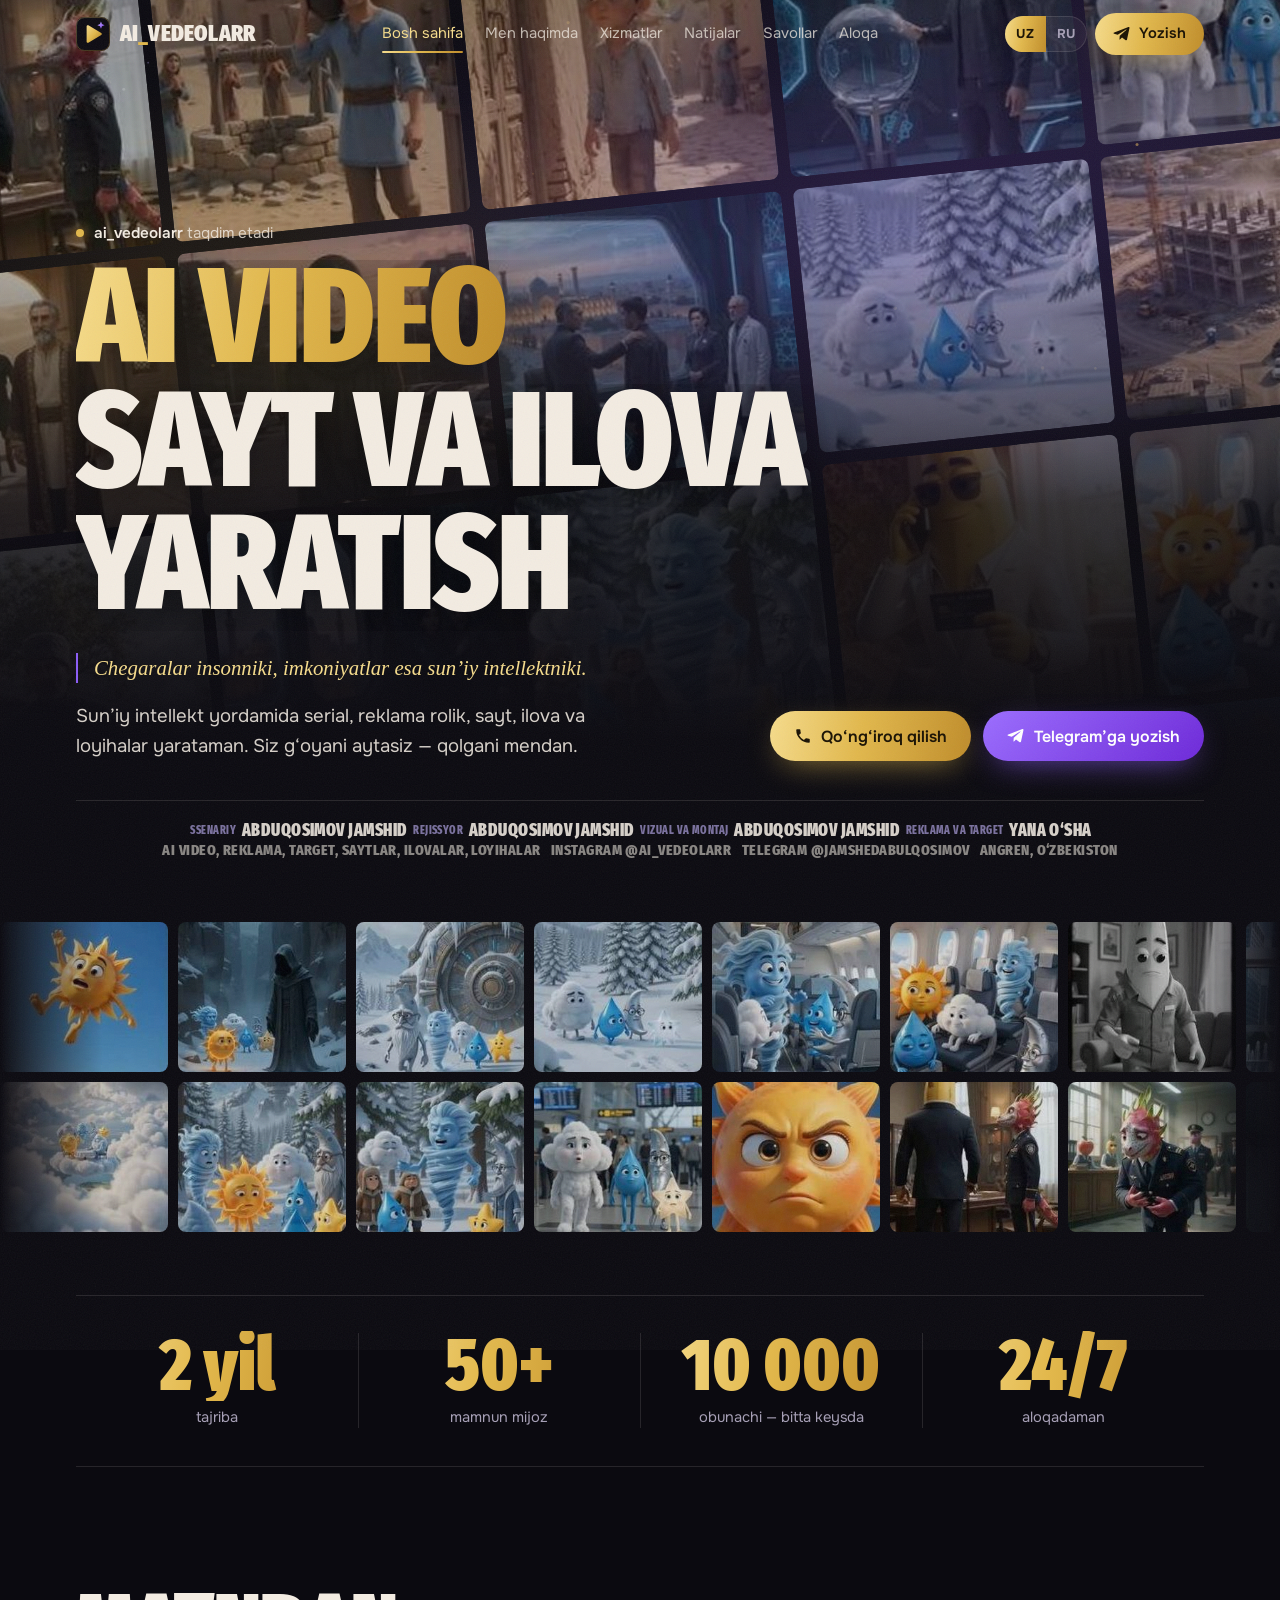
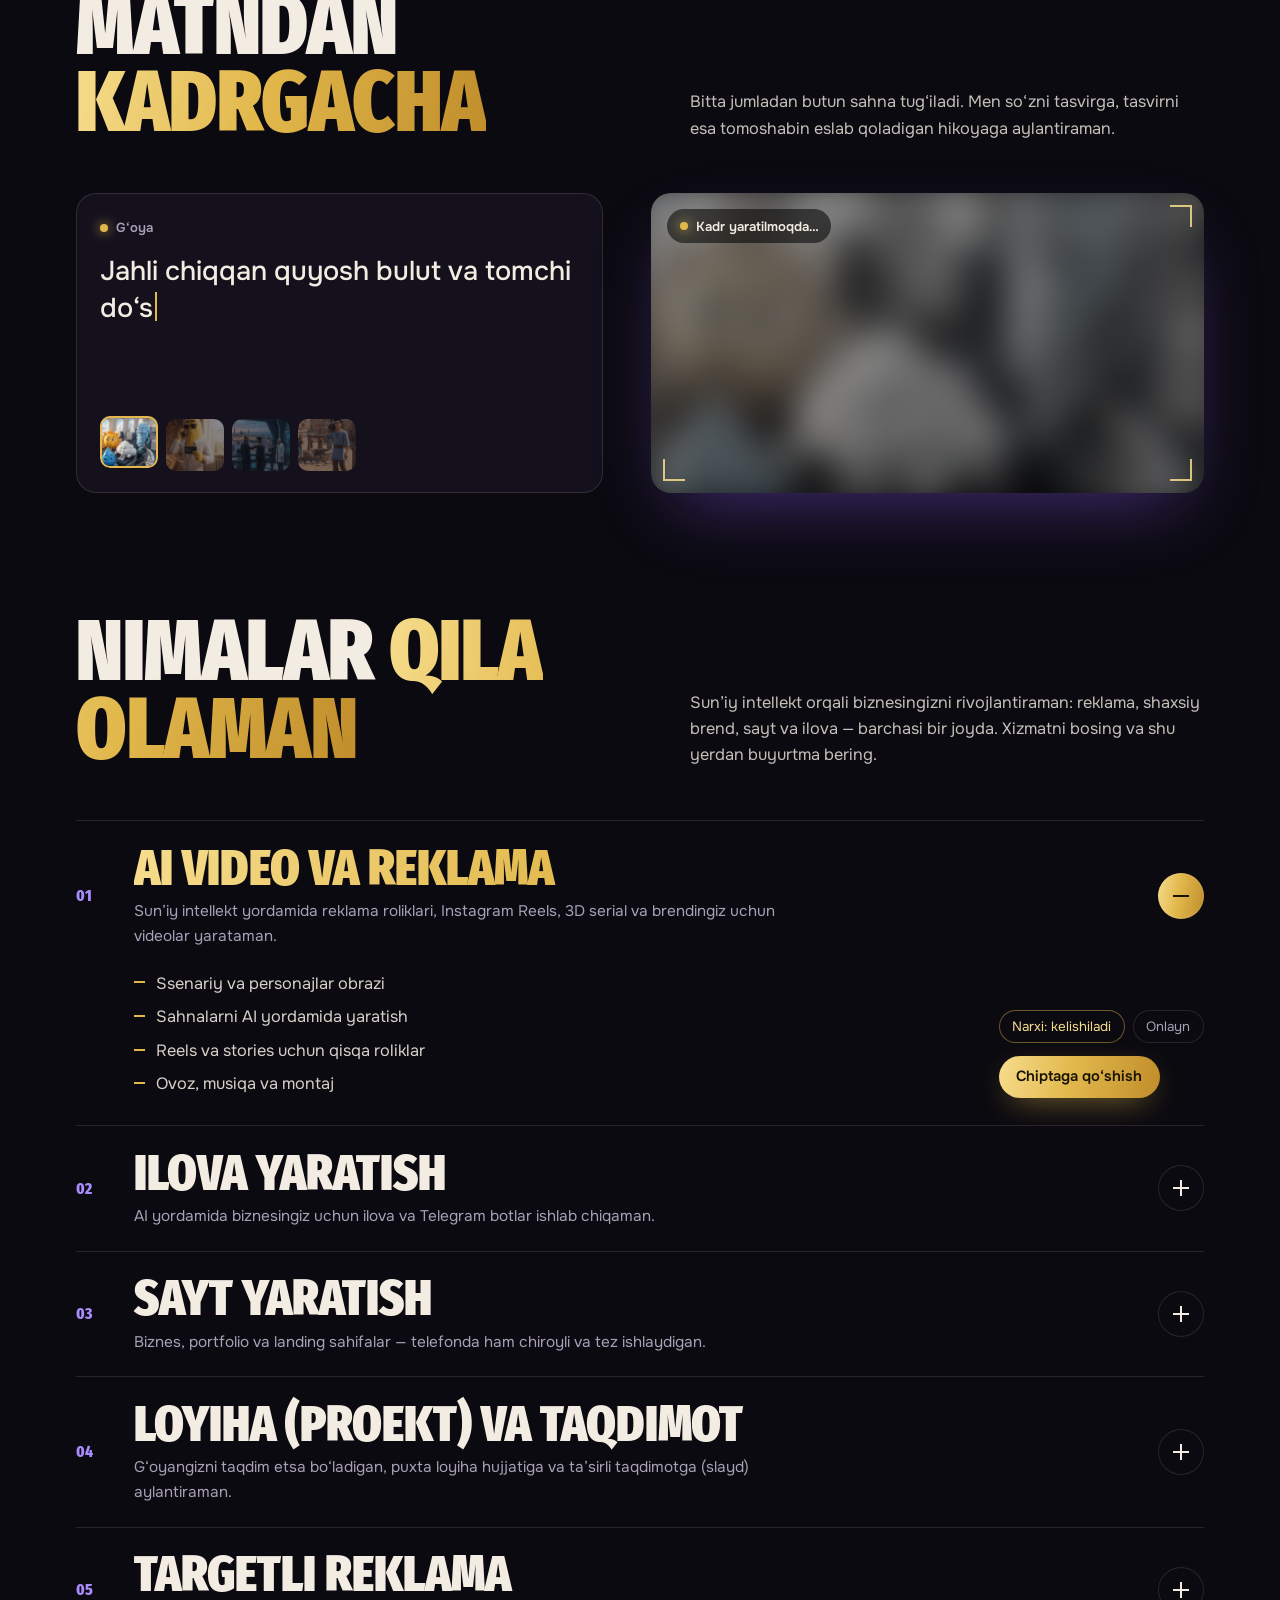
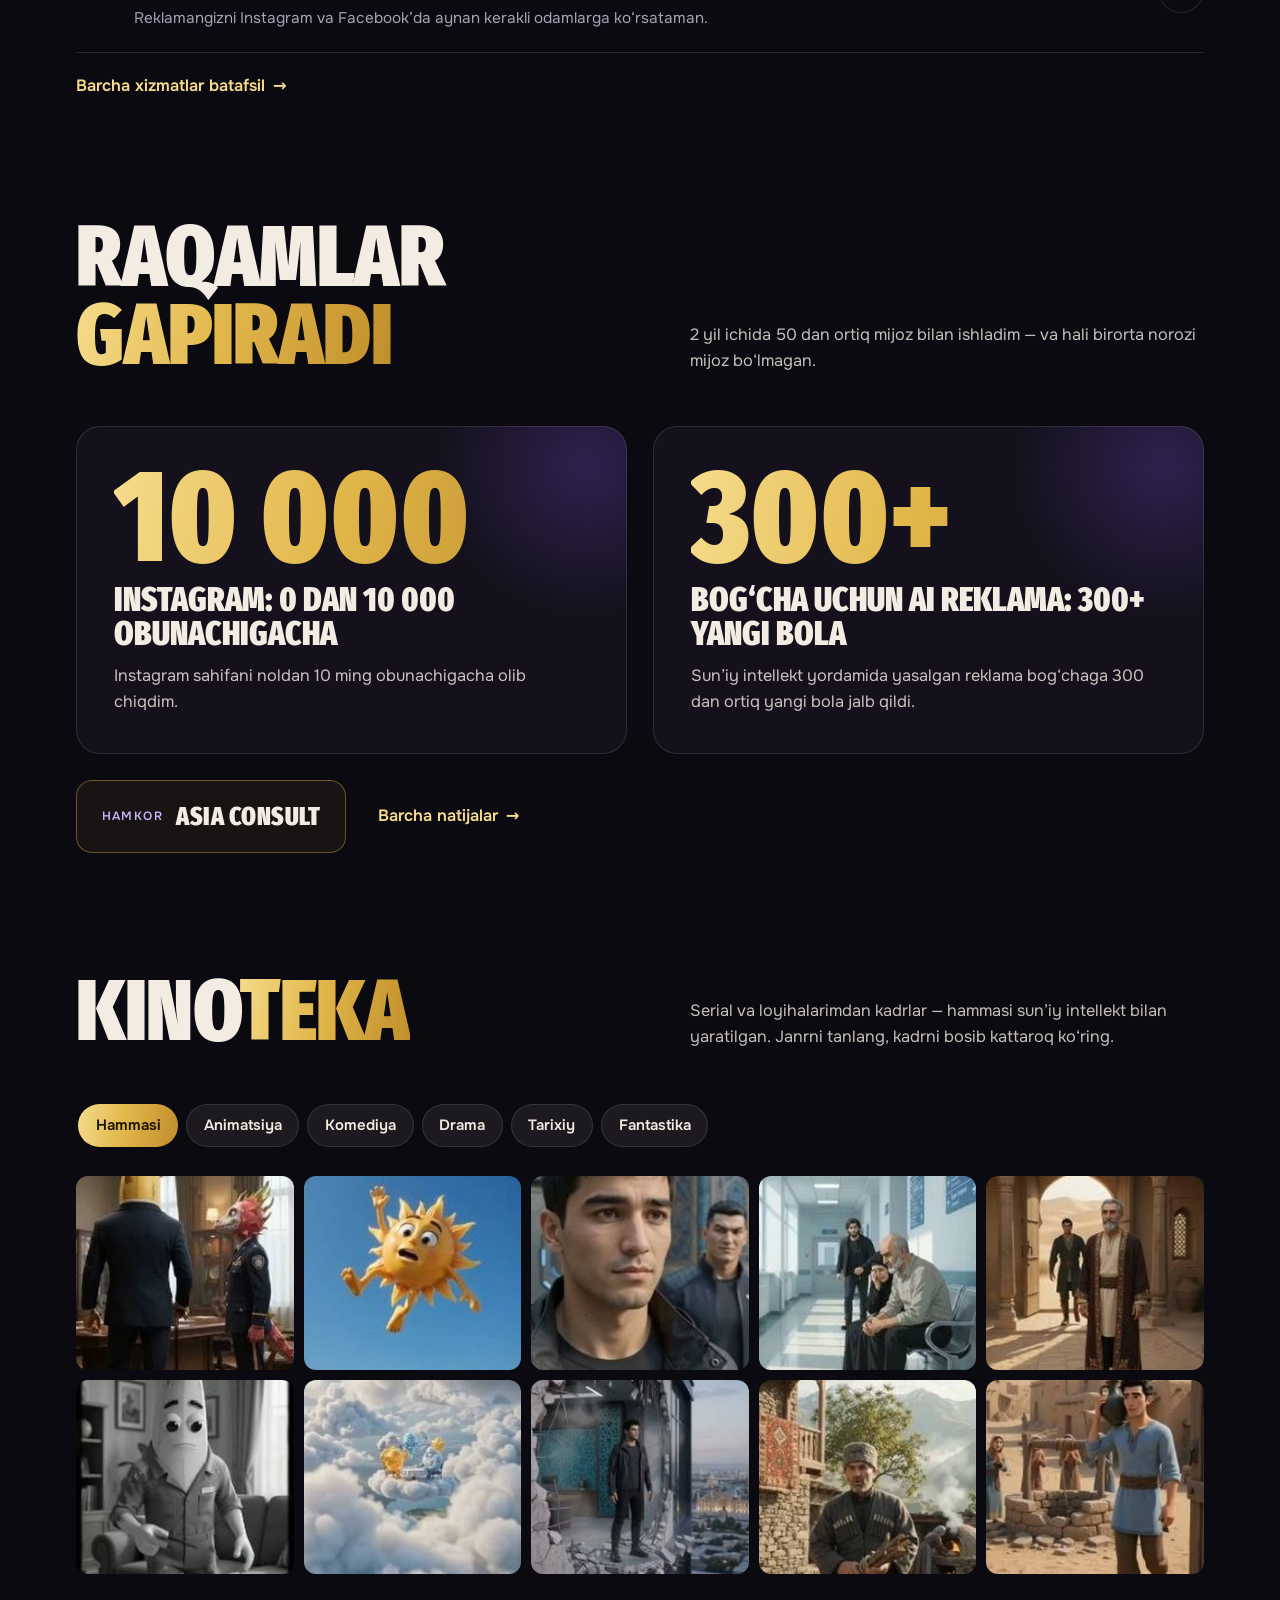
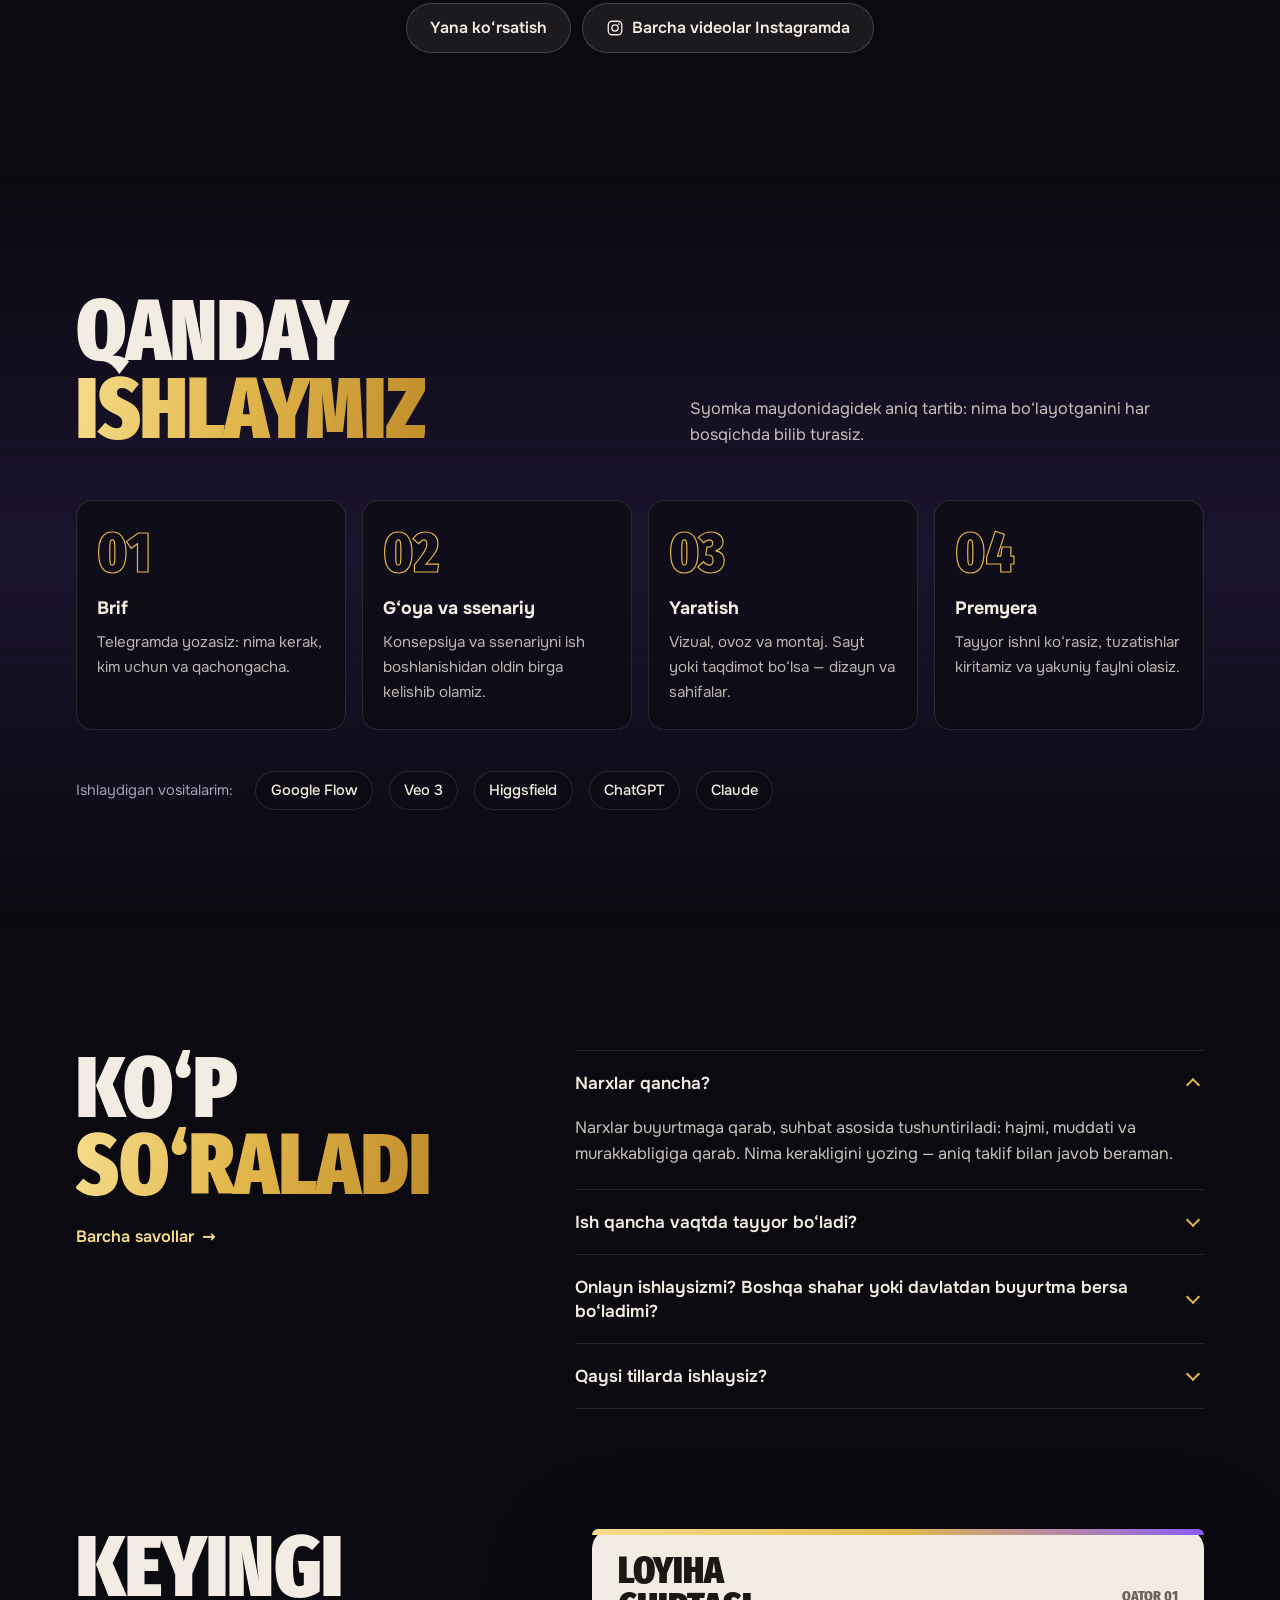
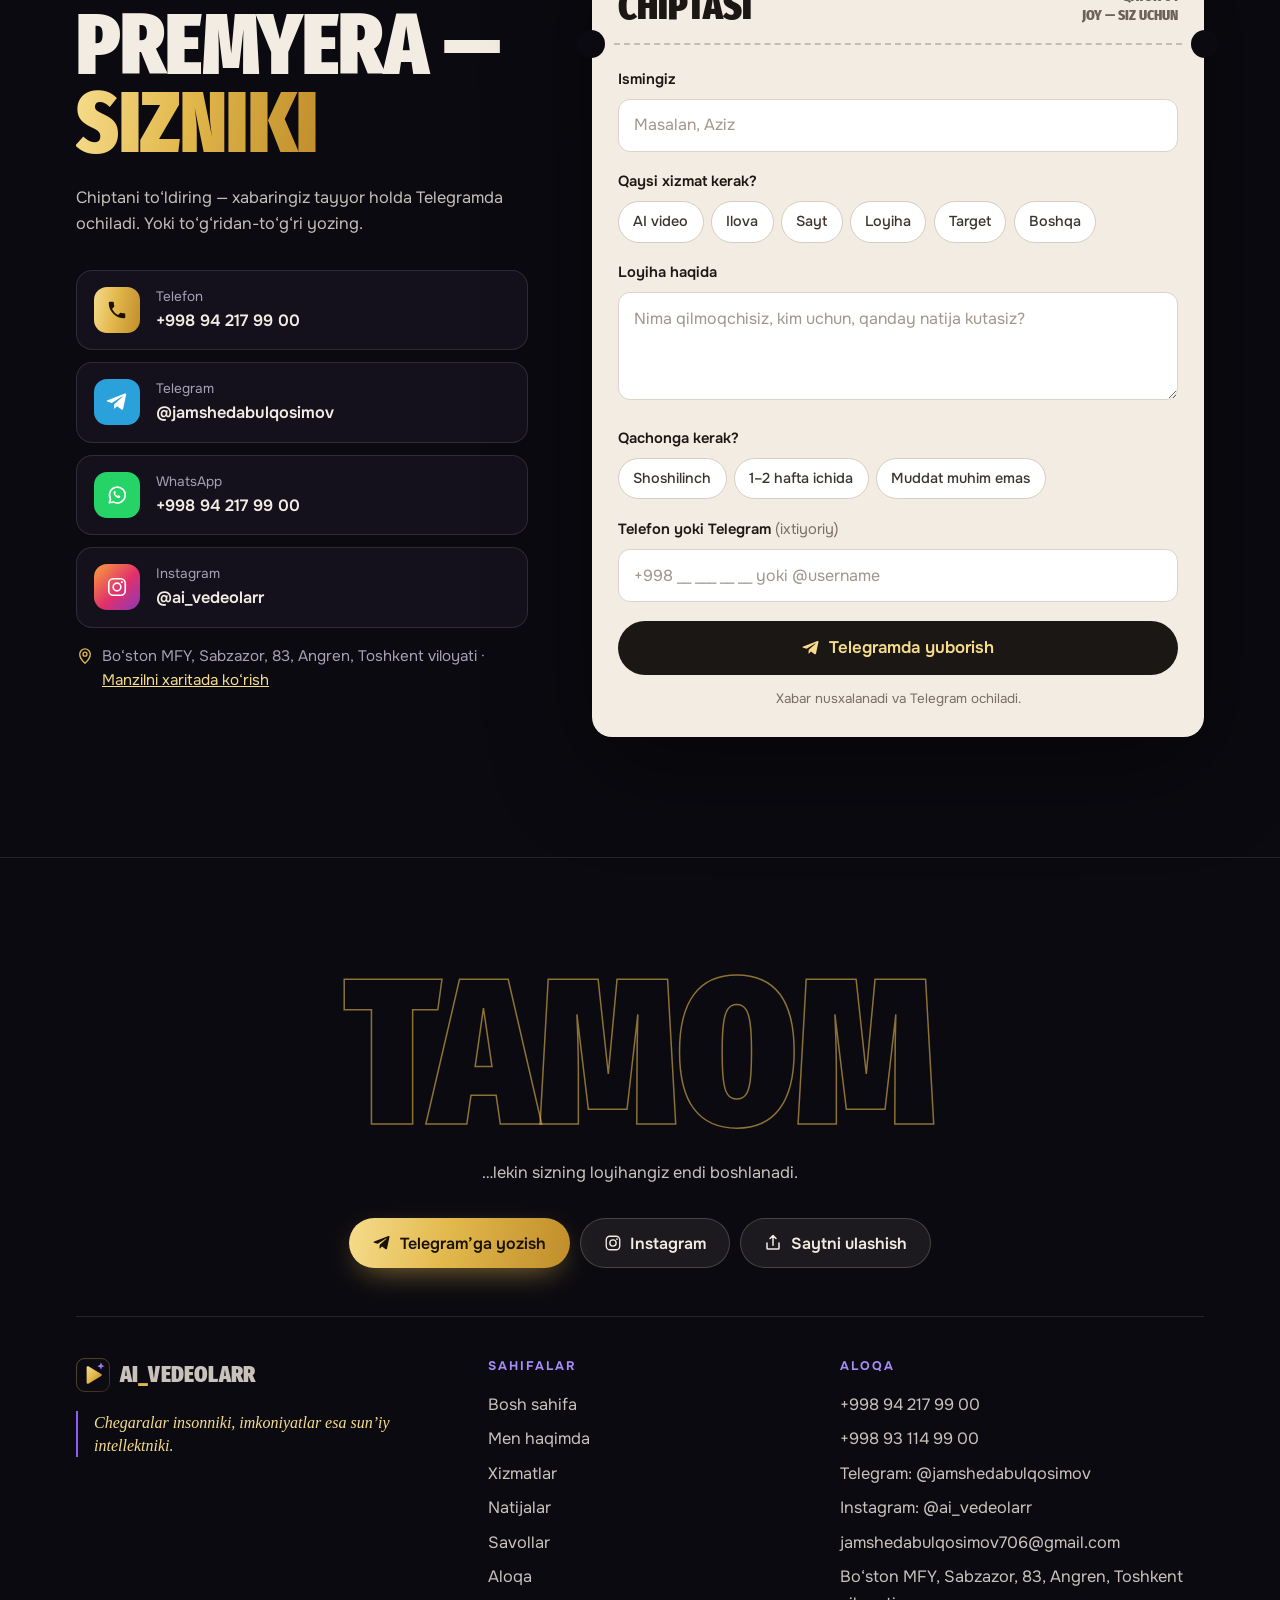
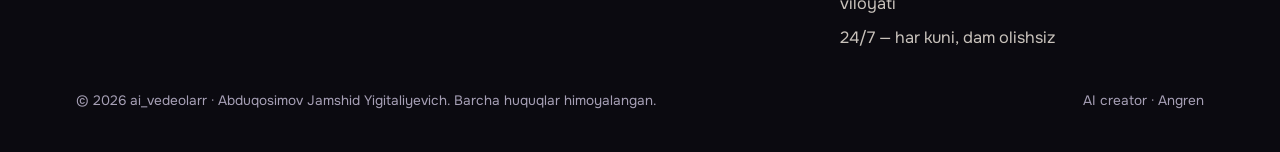
<file: index.html>
<!DOCTYPE html>
<html lang="uz">
<head>
<meta charset="utf-8">
<meta name="viewport" content="width=device-width, initial-scale=1, viewport-fit=cover">
<title>AI video, sayt va ilova yaratish | ai_vedeolarr — Jamshid</title>
<meta name="description" content="AI video va reklama, sayt, ilova, loyiha va target. Abduqosimov Jamshid (ai_vedeolarr) — 2 yil tajriba, 50+ mijoz. Angren va butun dunyo, 24/7.">
<meta name="keywords" content="ai_vedeolarr, Jamshid, AI, sun&#x27;iy intellekt xizmatlari, AI video, AI reklama, sayt yaratish, ilova yaratish, loyiha, proekt, target">
<meta name="author" content="Abduqosimov Jamshid Yigitaliyevich">
<meta name="robots" content="index, follow, max-image-preview:large">
<link rel="canonical" href="https://sparkly-sundae-3ed3ee.netlify.app/">
<link rel="alternate" hreflang="uz" href="https://sparkly-sundae-3ed3ee.netlify.app/">
<link rel="alternate" hreflang="ru" href="https://sparkly-sundae-3ed3ee.netlify.app/ru/">
<link rel="alternate" hreflang="x-default" href="https://sparkly-sundae-3ed3ee.netlify.app/">
<meta name="theme-color" content="#0b0a10">
<link rel="icon" href="favicon.ico" sizes="48x48">
<link rel="icon" href="favicon.svg" type="image/svg+xml">
<link rel="apple-touch-icon" href="apple-touch-icon.png">
<link rel="manifest" href="site.webmanifest">
<meta property="og:type" content="website">
<meta property="og:site_name" content="ai_vedeolarr">
<meta property="og:title" content="AI video, sayt va ilova yaratish | ai_vedeolarr — Jamshid">
<meta property="og:description" content="AI video va reklama, sayt, ilova, loyiha va target. Abduqosimov Jamshid (ai_vedeolarr) — 2 yil tajriba, 50+ mijoz. Angren va butun dunyo, 24/7.">
<meta property="og:url" content="https://sparkly-sundae-3ed3ee.netlify.app/">
<meta property="og:image" content="https://sparkly-sundae-3ed3ee.netlify.app/images/og-image.jpg">
<meta property="og:image:width" content="1200">
<meta property="og:image:height" content="630">
<meta property="og:image:alt" content="ai_vedeolarr — Chegaralar insonniki, imkoniyatlar esa sun’iy intellektniki.">
<meta property="og:locale" content="uz_UZ">
<meta property="og:locale:alternate" content="ru_RU">
<meta name="twitter:card" content="summary_large_image">
<meta name="twitter:title" content="AI video, sayt va ilova yaratish | ai_vedeolarr — Jamshid">
<meta name="twitter:description" content="AI video va reklama, sayt, ilova, loyiha va target. Abduqosimov Jamshid (ai_vedeolarr) — 2 yil tajriba, 50+ mijoz. Angren va butun dunyo, 24/7.">
<meta name="twitter:image" content="https://sparkly-sundae-3ed3ee.netlify.app/images/og-image.jpg">
<link rel="preload" href="fonts/fira-xc-900.woff2" as="font" type="font/woff2" crossorigin>
<link rel="preload" href="fonts/onest-var.woff2" as="font" type="font/woff2" crossorigin>
<link rel="stylesheet" href="css/style.css">
<script>document.documentElement.classList.add('js');setTimeout(function(){if(!window.__fx)document.documentElement.classList.add('go','nofx')},3500);window.T={"render": "Kadr yaratilmoqda…", "done": "Tayyor kadr", "added": "«{x}» chiptaga qo‘shildi", "e_name": "Ismingizni yozing — kim bilan gaplashayotganimni bilishim uchun.", "e_need": "Xizmatni tanlang yoki loyiha haqida bir-ikki gap yozing.", "m_hi": "Assalomu alaykum, Jamshid! Saytingiz orqali yozyapman.", "m_name": "Ism", "m_svc": "Xizmat", "m_msg": "Loyiha", "m_when": "Muddat", "m_con": "Aloqa", "copied": "Xabar nusxalandi. Telegram ochildi — agar xabar chiqmasa, uni chatga joylashtiring.", "opened": "Telegram ochildi. @jamshedabulqosimov ga xabaringizni yozing.", "shared": "Havola nusxalandi.", "share_no": "Havolani brauzer manzil qatoridan nusxalang."};</script>
<style>.nofx .rv{opacity:1;transform:none}.nofx .leader{display:none}</style>
<script type="application/ld+json">{"@context": "https://schema.org", "@graph": [{"@type": "WebSite", "@id": "https://sparkly-sundae-3ed3ee.netlify.app/#website", "url": "https://sparkly-sundae-3ed3ee.netlify.app/", "name": "ai_vedeolarr", "inLanguage": ["uz", "ru"], "publisher": {"@id": "https://sparkly-sundae-3ed3ee.netlify.app/#business"}}, {"@type": "ProfessionalService", "@id": "https://sparkly-sundae-3ed3ee.netlify.app/#business", "name": "ai_vedeolarr", "slogan": "Chegaralar insonniki, imkoniyatlar esa sun’iy intellektniki.", "description": "Sun’iy intellekt xizmatlari: AI video va reklama, sayt, ilova, loyiha (proekt) va targetli reklama. Onlayn, butun dunyo bo‘ylab, 24/7.", "url": "https://sparkly-sundae-3ed3ee.netlify.app/", "logo": "https://sparkly-sundae-3ed3ee.netlify.app/images/logo-512.png", "image": "https://sparkly-sundae-3ed3ee.netlify.app/images/og-image.jpg", "telephone": "+998942179900", "email": "jamshedabulqosimov706@gmail.com", "address": {"@type": "PostalAddress", "streetAddress": "Bo‘ston MFY, Sabzazor, 83", "addressLocality": "Angren", "addressRegion": "Toshkent viloyati", "addressCountry": "UZ"}, "openingHoursSpecification": {"@type": "OpeningHoursSpecification", "dayOfWeek": ["Monday", "Tuesday", "Wednesday", "Thursday", "Friday", "Saturday", "Sunday"], "opens": "00:00", "closes": "23:59"}, "areaServed": "Worldwide", "founder": {"@id": "https://sparkly-sundae-3ed3ee.netlify.app/#jamshid"}, "contactPoint": [{"@type": "ContactPoint", "telephone": "+998942179900", "contactType": "customer service", "availableLanguage": ["uz", "ru", "tg"]}, {"@type": "ContactPoint", "telephone": "+998931149900", "contactType": "customer service", "availableLanguage": ["uz", "ru", "tg"]}], "sameAs": ["https://www.instagram.com/ai_vedeolarr/", "https://t.me/jamshedabulqosimov"]}, {"@type": "Person", "@id": "https://sparkly-sundae-3ed3ee.netlify.app/#jamshid", "name": "Abduqosimov Jamshid Yigitaliyevich", "givenName": "Jamshid", "familyName": "Abduqosimov", "alternateName": ["Abduqosimov Jamshid", "Jamshed Abulqosimov", "Абдуқосимов Жамшид"], "jobTitle": "AI creator", "worksFor": {"@id": "https://sparkly-sundae-3ed3ee.netlify.app/#business"}, "url": "https://sparkly-sundae-3ed3ee.netlify.app/men-haqimda.html", "image": "https://sparkly-sundae-3ed3ee.netlify.app/images/jamshid-abduqosimov.jpg", "telephone": "+998942179900", "email": "jamshedabulqosimov706@gmail.com", "address": {"@type": "PostalAddress", "addressLocality": "Angren", "addressRegion": "Toshkent viloyati", "addressCountry": "UZ"}, "knowsAbout": ["Artificial intelligence", "AI video", "Web development", "App development", "Targeted advertising"], "sameAs": ["https://www.instagram.com/ai_vedeolarr/", "https://t.me/jamshedabulqosimov"]}, {"@type": "WebPage", "@id": "https://sparkly-sundae-3ed3ee.netlify.app/#webpage", "url": "https://sparkly-sundae-3ed3ee.netlify.app/", "name": "AI video, sayt va ilova yaratish | ai_vedeolarr — Jamshid", "description": "AI video va reklama, sayt, ilova, loyiha va target. Abduqosimov Jamshid (ai_vedeolarr) — 2 yil tajriba, 50+ mijoz. Angren va butun dunyo, 24/7.", "inLanguage": "uz", "isPartOf": {"@id": "https://sparkly-sundae-3ed3ee.netlify.app/#website"}, "about": {"@id": "https://sparkly-sundae-3ed3ee.netlify.app/#business"}, "primaryImageOfPage": "https://sparkly-sundae-3ed3ee.netlify.app/images/og-image.jpg"}]}</script>
</head>
<body class="home">
<a class="skip" href="#main">Asosiy matnga o‘tish</a>
<canvas id="dust" aria-hidden="true"></canvas>
<div class="grain" aria-hidden="true"></div>
<div class="leader" id="leader" aria-hidden="true"><div class="leader-dial"><div class="leader-cross"></div><span class="leader-num" id="leaderNum">3</span></div><div class="leader-skip">O‘tkazib yuborish uchun bosing</div></div>
<svg width="0" height="0" style="position:absolute" aria-hidden="true">
<symbol id="i-ph" viewBox="0 0 24 24"><path fill="currentColor" d="M6.6 10.8a15.1 15.1 0 0 0 6.6 6.6l2.2-2.2a1 1 0 0 1 1-.25 11.4 11.4 0 0 0 3.6.57 1 1 0 0 1 1 1V20a1 1 0 0 1-1 1A17 17 0 0 1 3 4a1 1 0 0 1 1-1h3.5a1 1 0 0 1 1 1c0 1.25.2 2.45.57 3.57a1 1 0 0 1-.25 1z"/></symbol>
<symbol id="i-tg" viewBox="0 0 24 24"><path fill="currentColor" d="M21.9 4.3 18.7 19.4c-.2 1.1-.9 1.3-1.8.8l-4.9-3.6-2.4 2.3c-.3.3-.5.5-1 .5l.4-5 9-8.2c.4-.3-.1-.5-.6-.2L6.3 13l-4.8-1.5c-1-.3-1.1-1 .2-1.5l18.9-7.3c.9-.3 1.6.2 1.3 1.6z"/></symbol>
<symbol id="i-wa" viewBox="0 0 24 24"><path fill="none" stroke="currentColor" stroke-width="1.8" stroke-linejoin="round" d="M3.6 20.4l1.3-4.1A8.6 8.6 0 1 1 8.1 19.5z"/><path fill="currentColor" d="M9.3 7.5c.3-.1.6 0 .7.3l.7 1.6c.1.3 0 .5-.2.7l-.5.5c.5 1.1 1.4 2 2.5 2.5l.5-.5c.2-.2.5-.3.7-.2l1.6.7c.3.1.4.4.3.7-.3.9-1.1 1.5-2 1.4-2.8-.4-5-2.6-5.4-5.4-.1-.9.4-1.8 1.1-2.3z"/></symbol>
<symbol id="i-ig" viewBox="0 0 24 24"><g fill="none" stroke="currentColor" stroke-width="1.8"><rect x="3" y="3" width="18" height="18" rx="5"/><circle cx="12" cy="12" r="4.2"/></g><circle cx="17.3" cy="6.7" r="1.2" fill="currentColor"/></symbol>
<symbol id="i-em" viewBox="0 0 24 24"><g fill="none" stroke="currentColor" stroke-width="1.8" stroke-linejoin="round"><rect x="3" y="5" width="18" height="14" rx="2.5"/><path d="M4 7l8 6 8-6"/></g></symbol>
<symbol id="i-pin" viewBox="0 0 24 24"><g fill="none" stroke="currentColor" stroke-width="1.8"><path d="M12 21.5s7-6.2 7-12a7 7 0 1 0-14 0c0 5.8 7 12 7 12z"/><circle cx="12" cy="9.5" r="2.6"/></g></symbol>
<symbol id="i-clk" viewBox="0 0 24 24"><g fill="none" stroke="currentColor" stroke-width="1.8" stroke-linecap="round"><circle cx="12" cy="12" r="9"/><path d="M12 7v5l3.5 2"/></g></symbol>
<symbol id="i-l" viewBox="0 0 24 24"><path fill="none" stroke="currentColor" stroke-width="2" stroke-linecap="round" stroke-linejoin="round" d="M15 5l-7 7 7 7"/></symbol>
<symbol id="i-r" viewBox="0 0 24 24"><path fill="none" stroke="currentColor" stroke-width="2" stroke-linecap="round" stroke-linejoin="round" d="M9 5l7 7-7 7"/></symbol>
<symbol id="i-x" viewBox="0 0 24 24"><path fill="none" stroke="currentColor" stroke-width="2" stroke-linecap="round" d="M6 6l12 12M18 6L6 18"/></symbol>
<symbol id="i-share" viewBox="0 0 24 24"><path fill="none" stroke="currentColor" stroke-width="2" stroke-linecap="round" stroke-linejoin="round" d="M4 12v7a1 1 0 0 0 1 1h14a1 1 0 0 0 1-1v-7M16 6l-4-4-4 4M12 2v13"/></symbol>
</svg>
<header class="nav" id="nav">
  <div class="wrap nav-in">
    <a class="brand" href="index.html"><img src="images/logo.svg" alt="ai_vedeolarr logotipi" width="34" height="34"><span class="brand-name">ai<b>_</b>vedeolarr</span></a>
    <nav class="nav-links" aria-label="Menyu"><a href="index.html" aria-current="page">Bosh sahifa</a><a href="men-haqimda.html">Men haqimda</a><a href="xizmatlar.html">Xizmatlar</a><a href="natijalar.html">Natijalar</a><a href="savollar.html">Savollar</a><a href="aloqa.html">Aloqa</a></nav>
    <div class="nav-right">
      <div class="lang"><a href="index.html" hreflang="uz" lang="uz" aria-current="true">UZ</a><a href="ru/index.html" hreflang="ru" lang="ru">RU</a></div>
      <a class="btn btn-main btn-sm nav-cta" href="https://t.me/jamshedabulqosimov" target="_blank" rel="noopener"><svg aria-hidden="true"><use href="#i-tg"/></svg><span>Yozish</span></a>
      <button class="burger" id="burger" type="button" aria-expanded="false" aria-controls="sheet" aria-label="Menyu"><span></span><span></span><span></span></button>
    </div>
  </div>
  <div class="progress" id="progress"></div>
</header>
<div class="sheet" id="sheet">
  <nav aria-label="Menyu"><a href="index.html" aria-current="page">Bosh sahifa</a><a href="men-haqimda.html">Men haqimda</a><a href="xizmatlar.html">Xizmatlar</a><a href="natijalar.html">Natijalar</a><a href="savollar.html">Savollar</a><a href="aloqa.html">Aloqa</a></nav>
  <div class="sheet-foot">
    <a class="btn btn-main" href="tel:+998942179900"><svg aria-hidden="true"><use href="#i-ph"/></svg>Qo‘ng‘iroq qilish</a>
    <a class="btn btn-vio" href="https://t.me/jamshedabulqosimov" target="_blank" rel="noopener"><svg aria-hidden="true"><use href="#i-tg"/></svg>Telegram</a>
    <a class="btn btn-ghost" href="https://wa.me/998942179900" target="_blank" rel="noopener"><svg aria-hidden="true"><use href="#i-wa"/></svg>WhatsApp</a>
  </div>
</div>
<main id="main">
<section class="hero" id="hero">
  <canvas id="stage" aria-hidden="true" data-three="js/three.min.js" data-frames='{"a": ["images/works/ai-video-fantastika-05.jpg", "images/works/ai-video-animatsiya-10.jpg", "images/works/ai-video-komediya-08.jpg", "images/works/ai-video-drama-03.jpg", "images/works/ai-video-tarixiy-02.jpg", "images/works/ai-video-fantastika-06.jpg", "images/works/ai-video-drama-07.jpg", "images/works/ai-video-komediya-03.jpg", "images/works/ai-video-animatsiya-06.jpg", "images/works/ai-video-fantastika-03.jpg", "images/works/ai-video-drama-08.jpg", "images/works/ai-video-komediya-05.jpg", "images/works/ai-video-animatsiya-08.jpg", "images/works/ai-video-fantastika-01.jpg", "images/works/ai-video-drama-06.jpg", "images/works/ai-video-komediya-07.jpg", "images/works/ai-video-animatsiya-01.jpg"], "b": ["images/works/ai-video-komediya-11.jpg", "images/works/ai-video-tarixiy-01.jpg", "images/works/ai-video-fantastika-04.jpg", "images/works/ai-video-animatsiya-04.jpg", "images/works/ai-video-komediya-04.jpg", "images/works/ai-video-drama-01.jpg", "images/works/ai-video-fantastika-02.jpg", "images/works/ai-video-animatsiya-07.jpg", "images/works/ai-video-komediya-09.jpg", "images/works/ai-video-drama-05.jpg", "images/works/ai-video-fantastika-07.jpg", "images/works/ai-video-komediya-01.jpg"]}'></canvas>
  <div class="hero-fb" aria-hidden="true"><div class="col"><img src="images/works/thumb/ai-video-komediya-01.jpg" alt="" width="236" height="211" fetchpriority="high" decoding="async"><img src="images/works/thumb/ai-video-tarixiy-01.jpg" alt="" width="236" height="211" fetchpriority="high" decoding="async"><img src="images/works/thumb/ai-video-drama-02.jpg" alt="" width="236" height="211" loading="lazy" decoding="async"><img src="images/works/thumb/ai-video-fantastika-03.jpg" alt="" width="236" height="211" loading="lazy" decoding="async"><img src="images/works/thumb/ai-video-animatsiya-04.jpg" alt="" width="236" height="211" loading="lazy" decoding="async"><img src="images/works/thumb/ai-video-komediya-01.jpg" alt="" width="236" height="211" loading="lazy" decoding="async"><img src="images/works/thumb/ai-video-tarixiy-01.jpg" alt="" width="236" height="211" loading="lazy" decoding="async"><img src="images/works/thumb/ai-video-drama-02.jpg" alt="" width="236" height="211" loading="lazy" decoding="async"><img src="images/works/thumb/ai-video-fantastika-03.jpg" alt="" width="236" height="211" loading="lazy" decoding="async"><img src="images/works/thumb/ai-video-animatsiya-04.jpg" alt="" width="236" height="211" loading="lazy" decoding="async"></div><div class="col"><img src="images/works/thumb/ai-video-tarixiy-02.jpg" alt="" width="236" height="211" fetchpriority="high" decoding="async"><img src="images/works/thumb/ai-video-drama-03.jpg" alt="" width="236" height="211" fetchpriority="high" decoding="async"><img src="images/works/thumb/ai-video-fantastika-04.jpg" alt="" width="236" height="211" loading="lazy" decoding="async"><img src="images/works/thumb/ai-video-animatsiya-05.jpg" alt="" width="236" height="211" loading="lazy" decoding="async"><img src="images/works/thumb/ai-video-komediya-06.jpg" alt="" width="236" height="211" loading="lazy" decoding="async"><img src="images/works/thumb/ai-video-tarixiy-02.jpg" alt="" width="236" height="211" loading="lazy" decoding="async"><img src="images/works/thumb/ai-video-drama-03.jpg" alt="" width="236" height="211" loading="lazy" decoding="async"><img src="images/works/thumb/ai-video-fantastika-04.jpg" alt="" width="236" height="211" loading="lazy" decoding="async"><img src="images/works/thumb/ai-video-animatsiya-05.jpg" alt="" width="236" height="211" loading="lazy" decoding="async"><img src="images/works/thumb/ai-video-komediya-06.jpg" alt="" width="236" height="211" loading="lazy" decoding="async"></div><div class="col"><img src="images/works/thumb/ai-video-drama-04.jpg" alt="" width="236" height="211" fetchpriority="high" decoding="async"><img src="images/works/thumb/ai-video-fantastika-05.jpg" alt="" width="236" height="211" fetchpriority="high" decoding="async"><img src="images/works/thumb/ai-video-animatsiya-06.jpg" alt="" width="236" height="211" loading="lazy" decoding="async"><img src="images/works/thumb/ai-video-komediya-07.jpg" alt="" width="236" height="211" loading="lazy" decoding="async"><img src="images/works/thumb/ai-video-tarixiy-07.jpg" alt="" width="236" height="211" loading="lazy" decoding="async"><img src="images/works/thumb/ai-video-drama-04.jpg" alt="" width="236" height="211" loading="lazy" decoding="async"><img src="images/works/thumb/ai-video-fantastika-05.jpg" alt="" width="236" height="211" loading="lazy" decoding="async"><img src="images/works/thumb/ai-video-animatsiya-06.jpg" alt="" width="236" height="211" loading="lazy" decoding="async"><img src="images/works/thumb/ai-video-komediya-07.jpg" alt="" width="236" height="211" loading="lazy" decoding="async"><img src="images/works/thumb/ai-video-tarixiy-07.jpg" alt="" width="236" height="211" loading="lazy" decoding="async"></div><div class="col"><img src="images/works/thumb/ai-video-fantastika-06.jpg" alt="" width="236" height="211" fetchpriority="high" decoding="async"><img src="images/works/thumb/ai-video-animatsiya-07.jpg" alt="" width="236" height="211" fetchpriority="high" decoding="async"><img src="images/works/thumb/ai-video-komediya-08.jpg" alt="" width="236" height="211" loading="lazy" decoding="async"><img src="images/works/thumb/ai-video-animatsiya-09.jpg" alt="" width="236" height="211" loading="lazy" decoding="async"><img src="images/works/thumb/ai-video-komediya-11.jpg" alt="" width="236" height="211" loading="lazy" decoding="async"><img src="images/works/thumb/ai-video-fantastika-06.jpg" alt="" width="236" height="211" loading="lazy" decoding="async"><img src="images/works/thumb/ai-video-animatsiya-07.jpg" alt="" width="236" height="211" loading="lazy" decoding="async"><img src="images/works/thumb/ai-video-komediya-08.jpg" alt="" width="236" height="211" loading="lazy" decoding="async"><img src="images/works/thumb/ai-video-animatsiya-09.jpg" alt="" width="236" height="211" loading="lazy" decoding="async"><img src="images/works/thumb/ai-video-komediya-11.jpg" alt="" width="236" height="211" loading="lazy" decoding="async"></div><div class="col"><img src="images/works/thumb/ai-video-animatsiya-08.jpg" alt="" width="236" height="211" fetchpriority="high" decoding="async"><img src="images/works/thumb/ai-video-drama-09.jpg" alt="" width="236" height="211" fetchpriority="high" decoding="async"><img src="images/works/thumb/ai-video-animatsiya-11.jpg" alt="" width="236" height="211" loading="lazy" decoding="async"><img src="images/works/thumb/ai-video-animatsiya-01.jpg" alt="" width="236" height="211" loading="lazy" decoding="async"><img src="images/works/thumb/ai-video-komediya-02.jpg" alt="" width="236" height="211" loading="lazy" decoding="async"><img src="images/works/thumb/ai-video-animatsiya-08.jpg" alt="" width="236" height="211" loading="lazy" decoding="async"><img src="images/works/thumb/ai-video-drama-09.jpg" alt="" width="236" height="211" loading="lazy" decoding="async"><img src="images/works/thumb/ai-video-animatsiya-11.jpg" alt="" width="236" height="211" loading="lazy" decoding="async"><img src="images/works/thumb/ai-video-animatsiya-01.jpg" alt="" width="236" height="211" loading="lazy" decoding="async"><img src="images/works/thumb/ai-video-komediya-02.jpg" alt="" width="236" height="211" loading="lazy" decoding="async"></div></div>
  <div class="wrap hero-content">
    <p class="presents"><span class="dot"></span><span><b>ai_vedeolarr</b> taqdim etadi</span></p>
    <h1><span class="ln"><span><em>AI video</em></span></span><span class="ln"><span>sayt va ilova</span></span><span class="ln"><span>yaratish</span></span></h1>
    <div class="hero-row">
      <div><p class="slogan">Chegaralar insonniki, imkoniyatlar esa sun’iy intellektniki.</p><p class="hero-sub">Sun’iy intellekt yordamida serial, reklama rolik, sayt, ilova va loyihalar yarataman. Siz g‘oyani aytasiz — qolgani mendan.</p></div>
      <div class="hero-cta"><a class="btn btn-main" href="tel:+998942179900"><svg aria-hidden="true"><use href="#i-ph"/></svg>Qo‘ng‘iroq qilish</a><a class="btn btn-vio" href="https://t.me/jamshedabulqosimov" target="_blank" rel="noopener"><svg aria-hidden="true"><use href="#i-tg"/></svg>Telegram’ga yozish</a></div>
    </div>
    <div class="billing"><p><i>ssenariy</i> <strong>Abduqosimov Jamshid</strong> <i>rejissyor</i> <strong>Abduqosimov Jamshid</strong> <i>vizual va montaj</i> <strong>Abduqosimov Jamshid</strong> <i>reklama va target</i> <strong>yana o‘sha</strong><br>AI video, reklama, target, saytlar, ilovalar, loyihalar&nbsp;&nbsp; Instagram @ai_vedeolarr&nbsp;&nbsp; Telegram @jamshedabulqosimov&nbsp;&nbsp; Angren, O‘zbekiston</p></div>
  </div>
</section>
<div class="reel" aria-hidden="true"><div class="reel-row"><img src="images/works/thumb/ai-video-animatsiya-01.jpg" alt="" width="236" height="211" loading="lazy" decoding="async"><img src="images/works/thumb/ai-video-animatsiya-03.jpg" alt="" width="236" height="211" loading="lazy" decoding="async"><img src="images/works/thumb/ai-video-animatsiya-05.jpg" alt="" width="236" height="211" loading="lazy" decoding="async"><img src="images/works/thumb/ai-video-animatsiya-07.jpg" alt="" width="236" height="211" loading="lazy" decoding="async"><img src="images/works/thumb/ai-video-animatsiya-09.jpg" alt="" width="236" height="211" loading="lazy" decoding="async"><img src="images/works/thumb/ai-video-animatsiya-11.jpg" alt="" width="236" height="211" loading="lazy" decoding="async"><img src="images/works/thumb/ai-video-komediya-02.jpg" alt="" width="236" height="211" loading="lazy" decoding="async"><img src="images/works/thumb/ai-video-komediya-04.jpg" alt="" width="236" height="211" loading="lazy" decoding="async"><img src="images/works/thumb/ai-video-komediya-06.jpg" alt="" width="236" height="211" loading="lazy" decoding="async"><img src="images/works/thumb/ai-video-komediya-08.jpg" alt="" width="236" height="211" loading="lazy" decoding="async"><img src="images/works/thumb/ai-video-komediya-10.jpg" alt="" width="236" height="211" loading="lazy" decoding="async"><img src="images/works/thumb/ai-video-komediya-12.jpg" alt="" width="236" height="211" loading="lazy" decoding="async"><img src="images/works/thumb/ai-video-drama-01.jpg" alt="" width="236" height="211" loading="lazy" decoding="async"><img src="images/works/thumb/ai-video-drama-03.jpg" alt="" width="236" height="211" loading="lazy" decoding="async"><img src="images/works/thumb/ai-video-drama-05.jpg" alt="" width="236" height="211" loading="lazy" decoding="async"><img src="images/works/thumb/ai-video-drama-07.jpg" alt="" width="236" height="211" loading="lazy" decoding="async"><img src="images/works/thumb/ai-video-drama-09.jpg" alt="" width="236" height="211" loading="lazy" decoding="async"><img src="images/works/thumb/ai-video-tarixiy-02.jpg" alt="" width="236" height="211" loading="lazy" decoding="async"><img src="images/works/thumb/ai-video-tarixiy-04.jpg" alt="" width="236" height="211" loading="lazy" decoding="async"><img src="images/works/thumb/ai-video-tarixiy-06.jpg" alt="" width="236" height="211" loading="lazy" decoding="async"><img src="images/works/thumb/ai-video-fantastika-01.jpg" alt="" width="236" height="211" loading="lazy" decoding="async"><img src="images/works/thumb/ai-video-fantastika-03.jpg" alt="" width="236" height="211" loading="lazy" decoding="async"><img src="images/works/thumb/ai-video-fantastika-05.jpg" alt="" width="236" height="211" loading="lazy" decoding="async"><img src="images/works/thumb/ai-video-fantastika-07.jpg" alt="" width="236" height="211" loading="lazy" decoding="async"><img src="images/works/thumb/ai-video-animatsiya-01.jpg" alt="" width="236" height="211" loading="lazy" decoding="async"><img src="images/works/thumb/ai-video-animatsiya-03.jpg" alt="" width="236" height="211" loading="lazy" decoding="async"><img src="images/works/thumb/ai-video-animatsiya-05.jpg" alt="" width="236" height="211" loading="lazy" decoding="async"><img src="images/works/thumb/ai-video-animatsiya-07.jpg" alt="" width="236" height="211" loading="lazy" decoding="async"><img src="images/works/thumb/ai-video-animatsiya-09.jpg" alt="" width="236" height="211" loading="lazy" decoding="async"><img src="images/works/thumb/ai-video-animatsiya-11.jpg" alt="" width="236" height="211" loading="lazy" decoding="async"><img src="images/works/thumb/ai-video-komediya-02.jpg" alt="" width="236" height="211" loading="lazy" decoding="async"><img src="images/works/thumb/ai-video-komediya-04.jpg" alt="" width="236" height="211" loading="lazy" decoding="async"><img src="images/works/thumb/ai-video-komediya-06.jpg" alt="" width="236" height="211" loading="lazy" decoding="async"><img src="images/works/thumb/ai-video-komediya-08.jpg" alt="" width="236" height="211" loading="lazy" decoding="async"><img src="images/works/thumb/ai-video-komediya-10.jpg" alt="" width="236" height="211" loading="lazy" decoding="async"><img src="images/works/thumb/ai-video-komediya-12.jpg" alt="" width="236" height="211" loading="lazy" decoding="async"><img src="images/works/thumb/ai-video-drama-01.jpg" alt="" width="236" height="211" loading="lazy" decoding="async"><img src="images/works/thumb/ai-video-drama-03.jpg" alt="" width="236" height="211" loading="lazy" decoding="async"><img src="images/works/thumb/ai-video-drama-05.jpg" alt="" width="236" height="211" loading="lazy" decoding="async"><img src="images/works/thumb/ai-video-drama-07.jpg" alt="" width="236" height="211" loading="lazy" decoding="async"><img src="images/works/thumb/ai-video-drama-09.jpg" alt="" width="236" height="211" loading="lazy" decoding="async"><img src="images/works/thumb/ai-video-tarixiy-02.jpg" alt="" width="236" height="211" loading="lazy" decoding="async"><img src="images/works/thumb/ai-video-tarixiy-04.jpg" alt="" width="236" height="211" loading="lazy" decoding="async"><img src="images/works/thumb/ai-video-tarixiy-06.jpg" alt="" width="236" height="211" loading="lazy" decoding="async"><img src="images/works/thumb/ai-video-fantastika-01.jpg" alt="" width="236" height="211" loading="lazy" decoding="async"><img src="images/works/thumb/ai-video-fantastika-03.jpg" alt="" width="236" height="211" loading="lazy" decoding="async"><img src="images/works/thumb/ai-video-fantastika-05.jpg" alt="" width="236" height="211" loading="lazy" decoding="async"><img src="images/works/thumb/ai-video-fantastika-07.jpg" alt="" width="236" height="211" loading="lazy" decoding="async"></div><div class="reel-row rev"><img src="images/works/thumb/ai-video-animatsiya-02.jpg" alt="" width="236" height="211" loading="lazy" decoding="async"><img src="images/works/thumb/ai-video-animatsiya-04.jpg" alt="" width="236" height="211" loading="lazy" decoding="async"><img src="images/works/thumb/ai-video-animatsiya-06.jpg" alt="" width="236" height="211" loading="lazy" decoding="async"><img src="images/works/thumb/ai-video-animatsiya-08.jpg" alt="" width="236" height="211" loading="lazy" decoding="async"><img src="images/works/thumb/ai-video-animatsiya-10.jpg" alt="" width="236" height="211" loading="lazy" decoding="async"><img src="images/works/thumb/ai-video-komediya-01.jpg" alt="" width="236" height="211" loading="lazy" decoding="async"><img src="images/works/thumb/ai-video-komediya-03.jpg" alt="" width="236" height="211" loading="lazy" decoding="async"><img src="images/works/thumb/ai-video-komediya-05.jpg" alt="" width="236" height="211" loading="lazy" decoding="async"><img src="images/works/thumb/ai-video-komediya-07.jpg" alt="" width="236" height="211" loading="lazy" decoding="async"><img src="images/works/thumb/ai-video-komediya-09.jpg" alt="" width="236" height="211" loading="lazy" decoding="async"><img src="images/works/thumb/ai-video-komediya-11.jpg" alt="" width="236" height="211" loading="lazy" decoding="async"><img src="images/works/thumb/ai-video-komediya-13.jpg" alt="" width="236" height="211" loading="lazy" decoding="async"><img src="images/works/thumb/ai-video-drama-02.jpg" alt="" width="236" height="211" loading="lazy" decoding="async"><img src="images/works/thumb/ai-video-drama-04.jpg" alt="" width="236" height="211" loading="lazy" decoding="async"><img src="images/works/thumb/ai-video-drama-06.jpg" alt="" width="236" height="211" loading="lazy" decoding="async"><img src="images/works/thumb/ai-video-drama-08.jpg" alt="" width="236" height="211" loading="lazy" decoding="async"><img src="images/works/thumb/ai-video-tarixiy-01.jpg" alt="" width="236" height="211" loading="lazy" decoding="async"><img src="images/works/thumb/ai-video-tarixiy-03.jpg" alt="" width="236" height="211" loading="lazy" decoding="async"><img src="images/works/thumb/ai-video-tarixiy-05.jpg" alt="" width="236" height="211" loading="lazy" decoding="async"><img src="images/works/thumb/ai-video-tarixiy-07.jpg" alt="" width="236" height="211" loading="lazy" decoding="async"><img src="images/works/thumb/ai-video-fantastika-02.jpg" alt="" width="236" height="211" loading="lazy" decoding="async"><img src="images/works/thumb/ai-video-fantastika-04.jpg" alt="" width="236" height="211" loading="lazy" decoding="async"><img src="images/works/thumb/ai-video-fantastika-06.jpg" alt="" width="236" height="211" loading="lazy" decoding="async"><img src="images/works/thumb/ai-video-animatsiya-02.jpg" alt="" width="236" height="211" loading="lazy" decoding="async"><img src="images/works/thumb/ai-video-animatsiya-04.jpg" alt="" width="236" height="211" loading="lazy" decoding="async"><img src="images/works/thumb/ai-video-animatsiya-06.jpg" alt="" width="236" height="211" loading="lazy" decoding="async"><img src="images/works/thumb/ai-video-animatsiya-08.jpg" alt="" width="236" height="211" loading="lazy" decoding="async"><img src="images/works/thumb/ai-video-animatsiya-10.jpg" alt="" width="236" height="211" loading="lazy" decoding="async"><img src="images/works/thumb/ai-video-komediya-01.jpg" alt="" width="236" height="211" loading="lazy" decoding="async"><img src="images/works/thumb/ai-video-komediya-03.jpg" alt="" width="236" height="211" loading="lazy" decoding="async"><img src="images/works/thumb/ai-video-komediya-05.jpg" alt="" width="236" height="211" loading="lazy" decoding="async"><img src="images/works/thumb/ai-video-komediya-07.jpg" alt="" width="236" height="211" loading="lazy" decoding="async"><img src="images/works/thumb/ai-video-komediya-09.jpg" alt="" width="236" height="211" loading="lazy" decoding="async"><img src="images/works/thumb/ai-video-komediya-11.jpg" alt="" width="236" height="211" loading="lazy" decoding="async"><img src="images/works/thumb/ai-video-komediya-13.jpg" alt="" width="236" height="211" loading="lazy" decoding="async"><img src="images/works/thumb/ai-video-drama-02.jpg" alt="" width="236" height="211" loading="lazy" decoding="async"><img src="images/works/thumb/ai-video-drama-04.jpg" alt="" width="236" height="211" loading="lazy" decoding="async"><img src="images/works/thumb/ai-video-drama-06.jpg" alt="" width="236" height="211" loading="lazy" decoding="async"><img src="images/works/thumb/ai-video-drama-08.jpg" alt="" width="236" height="211" loading="lazy" decoding="async"><img src="images/works/thumb/ai-video-tarixiy-01.jpg" alt="" width="236" height="211" loading="lazy" decoding="async"><img src="images/works/thumb/ai-video-tarixiy-03.jpg" alt="" width="236" height="211" loading="lazy" decoding="async"><img src="images/works/thumb/ai-video-tarixiy-05.jpg" alt="" width="236" height="211" loading="lazy" decoding="async"><img src="images/works/thumb/ai-video-tarixiy-07.jpg" alt="" width="236" height="211" loading="lazy" decoding="async"><img src="images/works/thumb/ai-video-fantastika-02.jpg" alt="" width="236" height="211" loading="lazy" decoding="async"><img src="images/works/thumb/ai-video-fantastika-04.jpg" alt="" width="236" height="211" loading="lazy" decoding="async"><img src="images/works/thumb/ai-video-fantastika-06.jpg" alt="" width="236" height="211" loading="lazy" decoding="async"></div></div>
<section class="sec" style="padding-top:2.5rem;padding-bottom:0"><div class="wrap"><div class="stats rv"><div class="stat"><b>2 yil</b><span>tajriba</span></div><div class="stat"><b>50+</b><span>mamnun mijoz</span></div><div class="stat"><b>10 000</b><span>obunachi — bitta keysda</span></div><div class="stat"><b>24/7</b><span>aloqadaman</span></div></div></div></section>

<section class="sec" id="demo"><div class="wrap">
  <div class="sec-head rv"><h2 class="h2">Matndan <em>kadrgacha</em></h2><p class="lead">Bitta jumladan butun sahna tug‘iladi. Men so‘zni tasvirga, tasvirni esa tomoshabin eslab qoladigan hikoyaga aylantiraman.</p></div>
  <div class="demo rv">
    <div class="prompt"><div class="prompt-lbl"><span class="dot"></span><span>G‘oya</span></div>
      <p class="prompt-txt" aria-live="polite"><span id="ptxt">Jahli chiqqan quyosh bulut va tomchi do‘stlari bilan samolyotda uchib ketmoqda</span><span class="caret"></span></p>
      <div class="picks"><button class="pick" type="button" aria-pressed="true" data-src="images/works/ai-video-animatsiya-11.jpg" data-prompt="Jahli chiqqan quyosh bulut va tomchi do‘stlari bilan samolyotda uchib ketmoqda" aria-label="Jahli chiqqan quyosh bulut va tomchi do‘stlari bilan samolyotda uchib ketmoqda"><img src="images/works/thumb/ai-video-animatsiya-11.jpg" alt="Animatsion AI video kadri 11 — sun’iy intellekt bilan yaratilgan serial, ai_vedeolarr" width="236" height="211" loading="lazy" decoding="async"></button><button class="pick" type="button" aria-pressed="false" data-src="images/works/ai-video-komediya-08.jpg" data-prompt="Oq kostyumdagi banan gilamli xonada muhim qo‘ng‘iroq qilyapti" aria-label="Oq kostyumdagi banan gilamli xonada muhim qo‘ng‘iroq qilyapti"><img src="images/works/thumb/ai-video-komediya-08.jpg" alt="Komediya AI video kadri 8 — sun’iy intellekt bilan yaratilgan serial, ai_vedeolarr" width="236" height="211" loading="lazy" decoding="async"></button><button class="pick" type="button" aria-pressed="false" data-src="images/works/ai-video-fantastika-05.jpg" data-prompt="2185-yil. Oynadan Samarqand gumbazlari ko‘rinib turgan kelajak laboratoriyasi" aria-label="2185-yil. Oynadan Samarqand gumbazlari ko‘rinib turgan kelajak laboratoriyasi"><img src="images/works/thumb/ai-video-fantastika-05.jpg" alt="Fantastik AI video kadri 5 — sun’iy intellekt bilan yaratilgan serial, ai_vedeolarr" width="236" height="211" loading="lazy" decoding="async"></button><button class="pick" type="button" aria-pressed="false" data-src="images/works/ai-video-tarixiy-02.jpg" data-prompt="Qadimiy sahro shahri. Yosh yigit ko‘zada suv olib kelmoqda" aria-label="Qadimiy sahro shahri. Yosh yigit ko‘zada suv olib kelmoqda"><img src="images/works/thumb/ai-video-tarixiy-02.jpg" alt="Tarixiy AI video kadri 2 — sun’iy intellekt bilan yaratilgan serial, ai_vedeolarr" width="236" height="211" loading="lazy" decoding="async"></button></div></div>
    <div class="shot" id="shot"><img id="shotImg" src="images/works/ai-video-animatsiya-11.jpg" alt="Jahli chiqqan quyosh bulut va tomchi do‘stlari bilan samolyotda uchib ketmoqda" width="472" height="422" loading="lazy">
      <span class="shot-corner c1"></span><span class="shot-corner c2"></span><span class="shot-corner c3"></span>
      <div class="shot-tag"><span class="dot"></span><span id="shotTag">Tayyor kadr</span></div></div>
  </div>
</div></section>

<section class="sec" id="xizmatlar" style="padding-top:0"><div class="wrap">
  <div class="sec-head rv"><h2 class="h2">Nimalar <em>qila olaman</em></h2><p class="lead">Sun’iy intellekt orqali biznesingizni rivojlantiraman: reklama, shaxsiy brend, sayt va ilova — barchasi bir joyda. Xizmatni bosing va shu yerdan buyurtma bering.</p></div>
  <div class="rv"><ul class="svc"><li class="open"><h3 class="svc-h"><button class="svc-btn" type="button" aria-expanded="true" aria-controls="svc-p0"><span class="svc-no">01</span><span><span class="svc-name">AI video va reklama</span><span class="svc-short">Sun’iy intellekt yordamida reklama roliklari, Instagram Reels, 3D serial va brendingiz uchun videolar yarataman.</span></span><span class="plus" aria-hidden="true"></span></button></h3>
<div class="svc-panel" id="svc-p0"><div><div class="svc-inner"><ul class="ticks"><li>Ssenariy va personajlar obrazi</li><li>Sahnalarni AI yordamida yaratish</li><li>Reels va stories uchun qisqa roliklar</li><li>Ovoz, musiqa va montaj</li></ul><div style="display:grid;gap:.8rem;justify-items:start"><div class="tags"><span class="tag gold">Narxi: kelishiladi</span><span class="tag">Onlayn</span></div><button class="btn btn-main btn-sm" type="button" data-pick="0">Chiptaga qo‘shish</button></div></div></div></div></li><li class=""><h3 class="svc-h"><button class="svc-btn" type="button" aria-expanded="false" aria-controls="svc-p1"><span class="svc-no">02</span><span><span class="svc-name">Ilova yaratish</span><span class="svc-short">AI yordamida biznesingiz uchun ilova va Telegram botlar ishlab chiqaman.</span></span><span class="plus" aria-hidden="true"></span></button></h3>
<div class="svc-panel" id="svc-p1"><div><div class="svc-inner"><ul class="ticks"><li>Telegram botlar</li><li>Buyurtma qabul qilish tizimi</li><li>Ishni avtomatlashtirish</li></ul><div style="display:grid;gap:.8rem;justify-items:start"><div class="tags"><span class="tag gold">Narxi: kelishiladi</span><span class="tag">Onlayn</span></div><button class="btn btn-main btn-sm" type="button" data-pick="1">Chiptaga qo‘shish</button></div></div></div></div></li><li class=""><h3 class="svc-h"><button class="svc-btn" type="button" aria-expanded="false" aria-controls="svc-p2"><span class="svc-no">03</span><span><span class="svc-name">Sayt yaratish</span><span class="svc-short">Biznes, portfolio va landing sahifalar — telefonda ham chiroyli va tez ishlaydigan.</span></span><span class="plus" aria-hidden="true"></span></button></h3>
<div class="svc-panel" id="svc-p2"><div><div class="svc-inner"><ul class="ticks"><li>Dizayn va matn</li><li>Telefonga to‘liq moslashtirish</li><li>SEO: Google va Yandex uchun sozlash</li><li>Telegram va ijtimoiy tarmoqlarga ulash</li></ul><div style="display:grid;gap:.8rem;justify-items:start"><div class="tags"><span class="tag gold">Narxi: kelishiladi</span><span class="tag">Onlayn</span></div><button class="btn btn-main btn-sm" type="button" data-pick="2">Chiptaga qo‘shish</button></div></div></div></div></li><li class=""><h3 class="svc-h"><button class="svc-btn" type="button" aria-expanded="false" aria-controls="svc-p3"><span class="svc-no">04</span><span><span class="svc-name">Loyiha (proekt) va taqdimot</span><span class="svc-short">G‘oyangizni taqdim etsa bo‘ladigan, puxta loyiha hujjatiga va ta’sirli taqdimotga (slayd) aylantiraman.</span></span><span class="plus" aria-hidden="true"></span></button></h3>
<div class="svc-panel" id="svc-p3"><div><div class="svc-inner"><ul class="ticks"><li>Konsepsiya va tavsif</li><li>Bosqichlar va reja</li><li>Vizual dizayn, AI rasmlar va grafiklar</li></ul><div style="display:grid;gap:.8rem;justify-items:start"><div class="tags"><span class="tag gold">Narxi: kelishiladi</span><span class="tag">Onlayn</span></div><button class="btn btn-main btn-sm" type="button" data-pick="3">Chiptaga qo‘shish</button></div></div></div></div></li><li class=""><h3 class="svc-h"><button class="svc-btn" type="button" aria-expanded="false" aria-controls="svc-p4"><span class="svc-no">05</span><span><span class="svc-name">Targetli reklama</span><span class="svc-short">Reklamangizni Instagram va Facebook’da aynan kerakli odamlarga ko‘rsataman.</span></span><span class="plus" aria-hidden="true"></span></button></h3>
<div class="svc-panel" id="svc-p4"><div><div class="svc-inner"><ul class="ticks"><li>Auditoriyani aniqlash va sozlash</li><li>Reklama uchun kreativlar tayyorlash</li><li>Natijani kuzatib, reklamani yaxshilab borish</li></ul><div style="display:grid;gap:.8rem;justify-items:start"><div class="tags"><span class="tag gold">Narxi: kelishiladi</span><span class="tag">Onlayn</span></div><button class="btn btn-main btn-sm" type="button" data-pick="4">Chiptaga qo‘shish</button></div></div></div></div></li></ul></div>
  <a class="more-link" href="xizmatlar.html">Barcha xizmatlar batafsil</a>
</div></section>

<section class="sec" id="natijalar" style="padding-top:0"><div class="wrap">
  <div class="sec-head rv"><h2 class="h2">Raqamlar <em>gapiradi</em></h2><p class="lead">2 yil ichida 50 dan ortiq mijoz bilan ishladim — va hali birorta norozi mijoz bo‘lmagan.</p></div>
  <div class="case-mini"><article class="case rv"><div><span class="case-big">10 000</span><h3>Instagram: 0 dan 10 000 obunachigacha</h3><p>Instagram sahifani noldan 10 ming obunachigacha olib chiqdim.</p></div></article><article class="case rv"><div><span class="case-big">300+</span><h3>Bog‘cha uchun AI reklama: 300+ yangi bola</h3><p>Sun’iy intellekt yordamida yasalgan reklama bog‘chaga 300 dan ortiq yangi bola jalb qildi.</p></div></article></div>
  <div style="display:flex;flex-wrap:wrap;gap:1rem 2rem;align-items:center;margin-top:1.6rem"><div class="partner rv"><small>Hamkor</small>Asia Consult</div><a class="more-link" style="margin:0" href="natijalar.html">Barcha natijalar</a></div>
</div></section>

<section class="sec" id="kinoteka" style="padding-top:0"><div class="wrap">
  <div class="sec-head rv"><h2 class="h2">Kino<em>teka</em></h2><p class="lead">Serial va loyihalarimdan kadrlar — hammasi sun’iy intellekt bilan yaratilgan. Janrni tanlang, kadrni bosib kattaroq ko‘ring.</p></div>
  <div class="filters rv" role="group"><button class="flt" type="button" data-f="all" aria-pressed="true">Hammasi</button><button class="flt" type="button" data-f="anim" aria-pressed="false">Animatsiya</button><button class="flt" type="button" data-f="comedy" aria-pressed="false">Komediya</button><button class="flt" type="button" data-f="drama" aria-pressed="false">Drama</button><button class="flt" type="button" data-f="hist" aria-pressed="false">Tarixiy</button><button class="flt" type="button" data-f="scifi" aria-pressed="false">Fantastika</button></div>
<div class="gal" id="gal" data-step="10"><figure class="gi" data-g="comedy"><img src="images/works/ai-video-komediya-01.jpg" alt="Komediya AI video kadri 1 — sun’iy intellekt bilan yaratilgan serial, ai_vedeolarr" width="472" height="422" loading="lazy" decoding="async"><figcaption>Komediya</figcaption></figure><figure class="gi" data-g="anim"><img src="images/works/ai-video-animatsiya-01.jpg" alt="Animatsion AI video kadri 1 — sun’iy intellekt bilan yaratilgan serial, ai_vedeolarr" width="472" height="422" loading="lazy" decoding="async"><figcaption>Animatsiya</figcaption></figure><figure class="gi" data-g="scifi"><img src="images/works/ai-video-fantastika-01.jpg" alt="Fantastik AI video kadri 1 — sun’iy intellekt bilan yaratilgan serial, ai_vedeolarr" width="472" height="422" loading="lazy" decoding="async"><figcaption>Fantastika</figcaption></figure><figure class="gi" data-g="drama"><img src="images/works/ai-video-drama-01.jpg" alt="Drama AI video kadri 1 — sun’iy intellekt bilan yaratilgan serial, ai_vedeolarr" width="472" height="422" loading="lazy" decoding="async"><figcaption>Drama</figcaption></figure><figure class="gi" data-g="hist"><img src="images/works/ai-video-tarixiy-01.jpg" alt="Tarixiy AI video kadri 1 — sun’iy intellekt bilan yaratilgan serial, ai_vedeolarr" width="472" height="422" loading="lazy" decoding="async"><figcaption>Tarixiy</figcaption></figure><figure class="gi" data-g="comedy"><img src="images/works/ai-video-komediya-02.jpg" alt="Komediya AI video kadri 2 — sun’iy intellekt bilan yaratilgan serial, ai_vedeolarr" width="472" height="422" loading="lazy" decoding="async"><figcaption>Komediya</figcaption></figure><figure class="gi" data-g="anim"><img src="images/works/ai-video-animatsiya-02.jpg" alt="Animatsion AI video kadri 2 — sun’iy intellekt bilan yaratilgan serial, ai_vedeolarr" width="472" height="422" loading="lazy" decoding="async"><figcaption>Animatsiya</figcaption></figure><figure class="gi" data-g="scifi"><img src="images/works/ai-video-fantastika-02.jpg" alt="Fantastik AI video kadri 2 — sun’iy intellekt bilan yaratilgan serial, ai_vedeolarr" width="472" height="422" loading="lazy" decoding="async"><figcaption>Fantastika</figcaption></figure><figure class="gi" data-g="drama"><img src="images/works/ai-video-drama-02.jpg" alt="Drama AI video kadri 2 — sun’iy intellekt bilan yaratilgan serial, ai_vedeolarr" width="472" height="422" loading="lazy" decoding="async"><figcaption>Drama</figcaption></figure><figure class="gi" data-g="hist"><img src="images/works/ai-video-tarixiy-02.jpg" alt="Tarixiy AI video kadri 2 — sun’iy intellekt bilan yaratilgan serial, ai_vedeolarr" width="472" height="422" loading="lazy" decoding="async"><figcaption>Tarixiy</figcaption></figure><figure class="gi" data-g="comedy"><img src="images/works/ai-video-komediya-03.jpg" alt="Komediya AI video kadri 3 — sun’iy intellekt bilan yaratilgan serial, ai_vedeolarr" width="472" height="422" loading="lazy" decoding="async"><figcaption>Komediya</figcaption></figure><figure class="gi" data-g="anim"><img src="images/works/ai-video-animatsiya-03.jpg" alt="Animatsion AI video kadri 3 — sun’iy intellekt bilan yaratilgan serial, ai_vedeolarr" width="472" height="422" loading="lazy" decoding="async"><figcaption>Animatsiya</figcaption></figure><figure class="gi" data-g="scifi"><img src="images/works/ai-video-fantastika-03.jpg" alt="Fantastik AI video kadri 3 — sun’iy intellekt bilan yaratilgan serial, ai_vedeolarr" width="472" height="422" loading="lazy" decoding="async"><figcaption>Fantastika</figcaption></figure><figure class="gi" data-g="drama"><img src="images/works/ai-video-drama-03.jpg" alt="Drama AI video kadri 3 — sun’iy intellekt bilan yaratilgan serial, ai_vedeolarr" width="472" height="422" loading="lazy" decoding="async"><figcaption>Drama</figcaption></figure><figure class="gi" data-g="hist"><img src="images/works/ai-video-tarixiy-03.jpg" alt="Tarixiy AI video kadri 3 — sun’iy intellekt bilan yaratilgan serial, ai_vedeolarr" width="472" height="422" loading="lazy" decoding="async"><figcaption>Tarixiy</figcaption></figure><figure class="gi" data-g="comedy"><img src="images/works/ai-video-komediya-04.jpg" alt="Komediya AI video kadri 4 — sun’iy intellekt bilan yaratilgan serial, ai_vedeolarr" width="472" height="422" loading="lazy" decoding="async"><figcaption>Komediya</figcaption></figure><figure class="gi" data-g="anim"><img src="images/works/ai-video-animatsiya-04.jpg" alt="Animatsion AI video kadri 4 — sun’iy intellekt bilan yaratilgan serial, ai_vedeolarr" width="472" height="422" loading="lazy" decoding="async"><figcaption>Animatsiya</figcaption></figure><figure class="gi" data-g="scifi"><img src="images/works/ai-video-fantastika-04.jpg" alt="Fantastik AI video kadri 4 — sun’iy intellekt bilan yaratilgan serial, ai_vedeolarr" width="472" height="422" loading="lazy" decoding="async"><figcaption>Fantastika</figcaption></figure><figure class="gi" data-g="drama"><img src="images/works/ai-video-drama-04.jpg" alt="Drama AI video kadri 4 — sun’iy intellekt bilan yaratilgan serial, ai_vedeolarr" width="472" height="422" loading="lazy" decoding="async"><figcaption>Drama</figcaption></figure><figure class="gi" data-g="hist"><img src="images/works/ai-video-tarixiy-04.jpg" alt="Tarixiy AI video kadri 4 — sun’iy intellekt bilan yaratilgan serial, ai_vedeolarr" width="472" height="422" loading="lazy" decoding="async"><figcaption>Tarixiy</figcaption></figure><figure class="gi" data-g="comedy"><img src="images/works/ai-video-komediya-05.jpg" alt="Komediya AI video kadri 5 — sun’iy intellekt bilan yaratilgan serial, ai_vedeolarr" width="472" height="422" loading="lazy" decoding="async"><figcaption>Komediya</figcaption></figure><figure class="gi" data-g="anim"><img src="images/works/ai-video-animatsiya-05.jpg" alt="Animatsion AI video kadri 5 — sun’iy intellekt bilan yaratilgan serial, ai_vedeolarr" width="472" height="422" loading="lazy" decoding="async"><figcaption>Animatsiya</figcaption></figure><figure class="gi" data-g="scifi"><img src="images/works/ai-video-fantastika-05.jpg" alt="Fantastik AI video kadri 5 — sun’iy intellekt bilan yaratilgan serial, ai_vedeolarr" width="472" height="422" loading="lazy" decoding="async"><figcaption>Fantastika</figcaption></figure><figure class="gi" data-g="drama"><img src="images/works/ai-video-drama-05.jpg" alt="Drama AI video kadri 5 — sun’iy intellekt bilan yaratilgan serial, ai_vedeolarr" width="472" height="422" loading="lazy" decoding="async"><figcaption>Drama</figcaption></figure><figure class="gi" data-g="hist"><img src="images/works/ai-video-tarixiy-05.jpg" alt="Tarixiy AI video kadri 5 — sun’iy intellekt bilan yaratilgan serial, ai_vedeolarr" width="472" height="422" loading="lazy" decoding="async"><figcaption>Tarixiy</figcaption></figure><figure class="gi" data-g="comedy"><img src="images/works/ai-video-komediya-06.jpg" alt="Komediya AI video kadri 6 — sun’iy intellekt bilan yaratilgan serial, ai_vedeolarr" width="472" height="422" loading="lazy" decoding="async"><figcaption>Komediya</figcaption></figure><figure class="gi" data-g="anim"><img src="images/works/ai-video-animatsiya-06.jpg" alt="Animatsion AI video kadri 6 — sun’iy intellekt bilan yaratilgan serial, ai_vedeolarr" width="472" height="422" loading="lazy" decoding="async"><figcaption>Animatsiya</figcaption></figure><figure class="gi" data-g="scifi"><img src="images/works/ai-video-fantastika-06.jpg" alt="Fantastik AI video kadri 6 — sun’iy intellekt bilan yaratilgan serial, ai_vedeolarr" width="472" height="422" loading="lazy" decoding="async"><figcaption>Fantastika</figcaption></figure><figure class="gi" data-g="drama"><img src="images/works/ai-video-drama-06.jpg" alt="Drama AI video kadri 6 — sun’iy intellekt bilan yaratilgan serial, ai_vedeolarr" width="472" height="422" loading="lazy" decoding="async"><figcaption>Drama</figcaption></figure><figure class="gi" data-g="hist"><img src="images/works/ai-video-tarixiy-06.jpg" alt="Tarixiy AI video kadri 6 — sun’iy intellekt bilan yaratilgan serial, ai_vedeolarr" width="472" height="422" loading="lazy" decoding="async"><figcaption>Tarixiy</figcaption></figure><figure class="gi" data-g="comedy"><img src="images/works/ai-video-komediya-07.jpg" alt="Komediya AI video kadri 7 — sun’iy intellekt bilan yaratilgan serial, ai_vedeolarr" width="472" height="422" loading="lazy" decoding="async"><figcaption>Komediya</figcaption></figure><figure class="gi" data-g="anim"><img src="images/works/ai-video-animatsiya-07.jpg" alt="Animatsion AI video kadri 7 — sun’iy intellekt bilan yaratilgan serial, ai_vedeolarr" width="472" height="422" loading="lazy" decoding="async"><figcaption>Animatsiya</figcaption></figure><figure class="gi" data-g="scifi"><img src="images/works/ai-video-fantastika-07.jpg" alt="Fantastik AI video kadri 7 — sun’iy intellekt bilan yaratilgan serial, ai_vedeolarr" width="472" height="422" loading="lazy" decoding="async"><figcaption>Fantastika</figcaption></figure><figure class="gi" data-g="drama"><img src="images/works/ai-video-drama-07.jpg" alt="Drama AI video kadri 7 — sun’iy intellekt bilan yaratilgan serial, ai_vedeolarr" width="472" height="422" loading="lazy" decoding="async"><figcaption>Drama</figcaption></figure><figure class="gi" data-g="hist"><img src="images/works/ai-video-tarixiy-07.jpg" alt="Tarixiy AI video kadri 7 — sun’iy intellekt bilan yaratilgan serial, ai_vedeolarr" width="472" height="422" loading="lazy" decoding="async"><figcaption>Tarixiy</figcaption></figure><figure class="gi" data-g="comedy"><img src="images/works/ai-video-komediya-08.jpg" alt="Komediya AI video kadri 8 — sun’iy intellekt bilan yaratilgan serial, ai_vedeolarr" width="472" height="422" loading="lazy" decoding="async"><figcaption>Komediya</figcaption></figure><figure class="gi" data-g="anim"><img src="images/works/ai-video-animatsiya-08.jpg" alt="Animatsion AI video kadri 8 — sun’iy intellekt bilan yaratilgan serial, ai_vedeolarr" width="472" height="422" loading="lazy" decoding="async"><figcaption>Animatsiya</figcaption></figure><figure class="gi" data-g="drama"><img src="images/works/ai-video-drama-08.jpg" alt="Drama AI video kadri 8 — sun’iy intellekt bilan yaratilgan serial, ai_vedeolarr" width="472" height="422" loading="lazy" decoding="async"><figcaption>Drama</figcaption></figure><figure class="gi" data-g="comedy"><img src="images/works/ai-video-komediya-09.jpg" alt="Komediya AI video kadri 9 — sun’iy intellekt bilan yaratilgan serial, ai_vedeolarr" width="472" height="422" loading="lazy" decoding="async"><figcaption>Komediya</figcaption></figure><figure class="gi" data-g="anim"><img src="images/works/ai-video-animatsiya-09.jpg" alt="Animatsion AI video kadri 9 — sun’iy intellekt bilan yaratilgan serial, ai_vedeolarr" width="472" height="422" loading="lazy" decoding="async"><figcaption>Animatsiya</figcaption></figure><figure class="gi" data-g="drama"><img src="images/works/ai-video-drama-09.jpg" alt="Drama AI video kadri 9 — sun’iy intellekt bilan yaratilgan serial, ai_vedeolarr" width="472" height="422" loading="lazy" decoding="async"><figcaption>Drama</figcaption></figure><figure class="gi" data-g="comedy"><img src="images/works/ai-video-komediya-10.jpg" alt="Komediya AI video kadri 10 — sun’iy intellekt bilan yaratilgan serial, ai_vedeolarr" width="472" height="422" loading="lazy" decoding="async"><figcaption>Komediya</figcaption></figure><figure class="gi" data-g="anim"><img src="images/works/ai-video-animatsiya-10.jpg" alt="Animatsion AI video kadri 10 — sun’iy intellekt bilan yaratilgan serial, ai_vedeolarr" width="472" height="422" loading="lazy" decoding="async"><figcaption>Animatsiya</figcaption></figure><figure class="gi" data-g="comedy"><img src="images/works/ai-video-komediya-11.jpg" alt="Komediya AI video kadri 11 — sun’iy intellekt bilan yaratilgan serial, ai_vedeolarr" width="472" height="422" loading="lazy" decoding="async"><figcaption>Komediya</figcaption></figure><figure class="gi" data-g="anim"><img src="images/works/ai-video-animatsiya-11.jpg" alt="Animatsion AI video kadri 11 — sun’iy intellekt bilan yaratilgan serial, ai_vedeolarr" width="472" height="422" loading="lazy" decoding="async"><figcaption>Animatsiya</figcaption></figure><figure class="gi" data-g="comedy"><img src="images/works/ai-video-komediya-12.jpg" alt="Komediya AI video kadri 12 — sun’iy intellekt bilan yaratilgan serial, ai_vedeolarr" width="472" height="422" loading="lazy" decoding="async"><figcaption>Komediya</figcaption></figure><figure class="gi" data-g="comedy"><img src="images/works/ai-video-komediya-13.jpg" alt="Komediya AI video kadri 13 — sun’iy intellekt bilan yaratilgan serial, ai_vedeolarr" width="472" height="422" loading="lazy" decoding="async"><figcaption>Komediya</figcaption></figure></div>
<div class="gal-foot"><button class="btn btn-ghost" id="more" type="button">Yana ko‘rsatish</button><a class="btn btn-ghost" href="https://www.instagram.com/ai_vedeolarr/" target="_blank" rel="noopener"><svg aria-hidden="true"><use href="#i-ig"/></svg><span>Barcha videolar Instagramda</span></a></div>
</div></section>

<section class="sec proc"><div class="wrap">
  <div class="sec-head rv"><h2 class="h2">Qanday <em>ishlaymiz</em></h2><p class="lead">Syomka maydonidagidek aniq tartib: nima bo‘layotganini har bosqichda bilib turasiz.</p></div>
  <ol class="steps rv"><li class="step"><span class="step-n">01</span><h3>Brif</h3><p>Telegramda yozasiz: nima kerak, kim uchun va qachongacha.</p></li><li class="step"><span class="step-n">02</span><h3>G‘oya va ssenariy</h3><p>Konsepsiya va ssenariyni ish boshlanishidan oldin birga kelishib olamiz.</p></li><li class="step"><span class="step-n">03</span><h3>Yaratish</h3><p>Vizual, ovoz va montaj. Sayt yoki taqdimot bo‘lsa — dizayn va sahifalar.</p></li><li class="step"><span class="step-n">04</span><h3>Premyera</h3><p>Tayyor ishni ko‘rasiz, tuzatishlar kiritamiz va yakuniy faylni olasiz.</p></li></ol>
  <div class="tools"><span class="tools-lbl">Ishlaydigan vositalarim:</span><span class="tool">Google Flow</span><span class="tool">Veo 3</span><span class="tool">Higgsfield</span><span class="tool">ChatGPT</span><span class="tool">Claude</span></div>
</div></section>

<section class="sec" id="savollar"><div class="wrap faq">
  <div class="rv"><h2 class="h2">Ko‘p <em>so‘raladi</em></h2><a class="more-link" href="savollar.html">Barcha savollar</a></div>
  <div><details open><summary><h3>Narxlar qancha?</h3></summary><p>Narxlar buyurtmaga qarab, suhbat asosida tushuntiriladi: hajmi, muddati va murakkabligiga qarab. Nima kerakligini yozing — aniq taklif bilan javob beraman.</p></details><details><summary><h3>Ish qancha vaqtda tayyor bo‘ladi?</h3></summary><p>Loyiha hajmiga bog‘liq. Brifni o‘qiganimdan keyin aniq muddatni aytaman va shunga amal qilaman.</p></details><details><summary><h3>Onlayn ishlaysizmi? Boshqa shahar yoki davlatdan buyurtma bersa bo‘ladimi?</h3></summary><p>Ha. Men Angrendanman, mijozlarim esa dunyoning har tarafidan. Barcha ishlar onlayn — 24/7, haftaning har kuni yozishingiz mumkin.</p></details><details><summary><h3>Qaysi tillarda ishlaysiz?</h3></summary><p>Asosan o‘zbek va tojik tillarida. Boshqa tillar bo‘yicha oldindan kelishib olamiz.</p></details></div>
</div></section>

<section class="sec" id="aloqa" style="padding-top:0"><div class="wrap contact-grid">
  <div class="rv"><h2 class="h2">Keyingi premyera — <em>sizniki</em></h2><p class="lead" style="margin-top:1.4rem">Chiptani to‘ldiring — xabaringiz tayyor holda Telegramda ochiladi. Yoki to‘g‘ridan-to‘g‘ri yozing.</p>
    <div class="direct"><a href="tel:+998942179900"><span class="ic ic-ph"><svg aria-hidden="true"><use href="#i-ph"/></svg></span><span><small>Telefon</small><b>+998 94 217 99 00</b></span></a><a href="https://t.me/jamshedabulqosimov" target="_blank" rel="noopener"><span class="ic ic-tg"><svg aria-hidden="true"><use href="#i-tg"/></svg></span><span><small>Telegram</small><b>@jamshedabulqosimov</b></span></a><a href="https://wa.me/998942179900" target="_blank" rel="noopener"><span class="ic ic-wa"><svg aria-hidden="true"><use href="#i-wa"/></svg></span><span><small>WhatsApp</small><b>+998 94 217 99 00</b></span></a><a href="https://www.instagram.com/ai_vedeolarr/" target="_blank" rel="noopener"><span class="ic ic-ig"><svg aria-hidden="true"><use href="#i-ig"/></svg></span><span><small>Instagram</small><b>@ai_vedeolarr</b></span></a></div>
    <p class="addr-line"><svg aria-hidden="true"><use href="#i-pin"/></svg><span>Bo‘ston MFY, Sabzazor, 83, Angren, Toshkent viloyati · <a href="https://www.google.com/maps/search/?api=1&query=Angren%2C%20Bo%27ston%20MFY%2C%20Sabzazor%2083%2C%20Toshkent%20viloyati%2C%20Uzbekistan" target="_blank" rel="noopener" style="color:var(--gold2)">Manzilni xaritada ko‘rish</a></span></p></div>
  <div class="ticket rv" id="chipta">
  <div class="ticket-top"><p class="ticket-title">Loyiha chiptasi</p><div class="ticket-meta">Qator 01<br>Joy — siz uchun</div></div>
  <div class="perf" aria-hidden="true"></div>
  <form id="brief" novalidate>
    <div class="fld"><label for="f-name">Ismingiz</label><input id="f-name" autocomplete="name" placeholder="Masalan, Aziz"></div>
    <div class="fld"><span class="lbl" id="l-svc">Qaysi xizmat kerak?</span><div class="chips" id="chips" role="group" aria-labelledby="l-svc"><button class="chip" type="button" aria-pressed="false">AI video</button><button class="chip" type="button" aria-pressed="false">Ilova</button><button class="chip" type="button" aria-pressed="false">Sayt</button><button class="chip" type="button" aria-pressed="false">Loyiha</button><button class="chip" type="button" aria-pressed="false">Target</button><button class="chip" type="button" aria-pressed="false">Boshqa</button></div></div>
    <div class="fld"><label for="f-msg">Loyiha haqida</label><textarea id="f-msg" placeholder="Nima qilmoqchisiz, kim uchun, qanday natija kutasiz?"></textarea></div>
    <div class="fld"><span class="lbl" id="l-when">Qachonga kerak?</span><div class="chips" id="when" role="group" aria-labelledby="l-when"><button class="chip" type="button" aria-pressed="false">Shoshilinch</button><button class="chip" type="button" aria-pressed="false">1–2 hafta ichida</button><button class="chip" type="button" aria-pressed="false">Muddat muhim emas</button></div></div>
    <div class="fld"><label for="f-contact">Telefon yoki Telegram <span class="opt">(ixtiyoriy)</span></label><input id="f-contact" inputmode="tel" placeholder="+998 __ ___ __ __ yoki @username"></div>
    <p class="err" id="err" role="alert"></p>
    <button class="btn btn-main" type="submit"><svg aria-hidden="true"><use href="#i-tg"/></svg><span>Telegramda yuborish</span></button>
    <p class="form-note">Xabar nusxalanadi va Telegram ochiladi.</p>
  </form>
</div>
</div></section>
</main>
<footer class="foot">
  <div class="wrap">
    <p class="fin" aria-hidden="true">Tamom</p>
    <p class="fin-sub">…lekin sizning loyihangiz endi boshlanadi.</p>
    <div class="foot-row">
      <a class="btn btn-main" href="https://t.me/jamshedabulqosimov" target="_blank" rel="noopener"><svg aria-hidden="true"><use href="#i-tg"/></svg><span>Telegram’ga yozish</span></a>
      <a class="btn btn-ghost" href="https://www.instagram.com/ai_vedeolarr/" target="_blank" rel="noopener"><svg aria-hidden="true"><use href="#i-ig"/></svg>Instagram</a>
      <button class="btn btn-ghost" id="share" type="button"><svg aria-hidden="true"><use href="#i-share"/></svg><span>Saytni ulashish</span></button>
    </div>
    <div class="foot-grid">
      <div><a class="brand" href="index.html"><img src="images/logo.svg" alt="ai_vedeolarr logotipi" width="34" height="34" loading="lazy"><span class="brand-name">ai<b>_</b>vedeolarr</span></a>
        <p class="slogan">Chegaralar insonniki, imkoniyatlar esa sun’iy intellektniki.</p></div>
      <div><h2>Sahifalar</h2><ul><li><a href="index.html">Bosh sahifa</a></li><li><a href="men-haqimda.html">Men haqimda</a></li><li><a href="xizmatlar.html">Xizmatlar</a></li><li><a href="natijalar.html">Natijalar</a></li><li><a href="savollar.html">Savollar</a></li><li><a href="aloqa.html">Aloqa</a></li></ul></div>
      <div><h2>Aloqa</h2>
        <address>
          <a href="tel:+998942179900">+998 94 217 99 00</a><a href="tel:+998931149900">+998 93 114 99 00</a>
          <a href="https://t.me/jamshedabulqosimov" target="_blank" rel="noopener">Telegram: @jamshedabulqosimov</a>
          <a href="https://www.instagram.com/ai_vedeolarr/" target="_blank" rel="noopener">Instagram: @ai_vedeolarr</a>
          <a href="mailto:jamshedabulqosimov706@gmail.com">jamshedabulqosimov706@gmail.com</a>
          <a href="https://www.google.com/maps/search/?api=1&query=Angren%2C%20Bo%27ston%20MFY%2C%20Sabzazor%2083%2C%20Toshkent%20viloyati%2C%20Uzbekistan" target="_blank" rel="noopener">Bo‘ston MFY, Sabzazor, 83, Angren, Toshkent viloyati</a>
          <span>24/7 — har kuni, dam olishsiz</span>
        </address></div>
    </div>
    <p class="copy"><span>© 2026 ai_vedeolarr · Abduqosimov Jamshid Yigitaliyevich. Barcha huquqlar himoyalangan.</span><span>AI creator · Angren</span></p>
  </div>
</footer>
<div class="lb" id="lb" role="dialog" aria-modal="true" aria-label="Kinoteka">
  <button class="round lb-x" id="lbX" type="button" aria-label="Yopish"><svg aria-hidden="true"><use href="#i-x"/></svg></button>
  <button class="round lb-nav lb-p" id="lbP" type="button" aria-label="Oldingi"><svg aria-hidden="true"><use href="#i-l"/></svg></button>
  <button class="round lb-nav lb-n" id="lbN" type="button" aria-label="Keyingi"><svg aria-hidden="true"><use href="#i-r"/></svg></button>
  <figure><img class="lb-img" id="lbImg" alt="" width="472" height="422"><figcaption><span class="lb-g" id="lbG"></span><a class="btn btn-main btn-sm" href="https://www.instagram.com/ai_vedeolarr/" target="_blank" rel="noopener"><svg aria-hidden="true"><use href="#i-ig"/></svg><span>Instagramda ko‘rish</span></a></figcaption></figure>
</div>
<nav class="dock" id="dock" aria-label="Qo‘ng‘iroq qilish">
  <a href="tel:+998942179900"><svg aria-hidden="true"><use href="#i-ph"/></svg>Qo‘ng‘iroq</a>
  <a href="https://t.me/jamshedabulqosimov" target="_blank" rel="noopener"><svg aria-hidden="true"><use href="#i-tg"/></svg>Telegram</a>
  <a href="https://wa.me/998942179900" target="_blank" rel="noopener"><svg aria-hidden="true"><use href="#i-wa"/></svg>WhatsApp</a>
</nav>
<div class="toast" id="toast" role="status" aria-live="polite"></div>
<script src="js/main.js" defer></script>
</body>
</html>
</file>
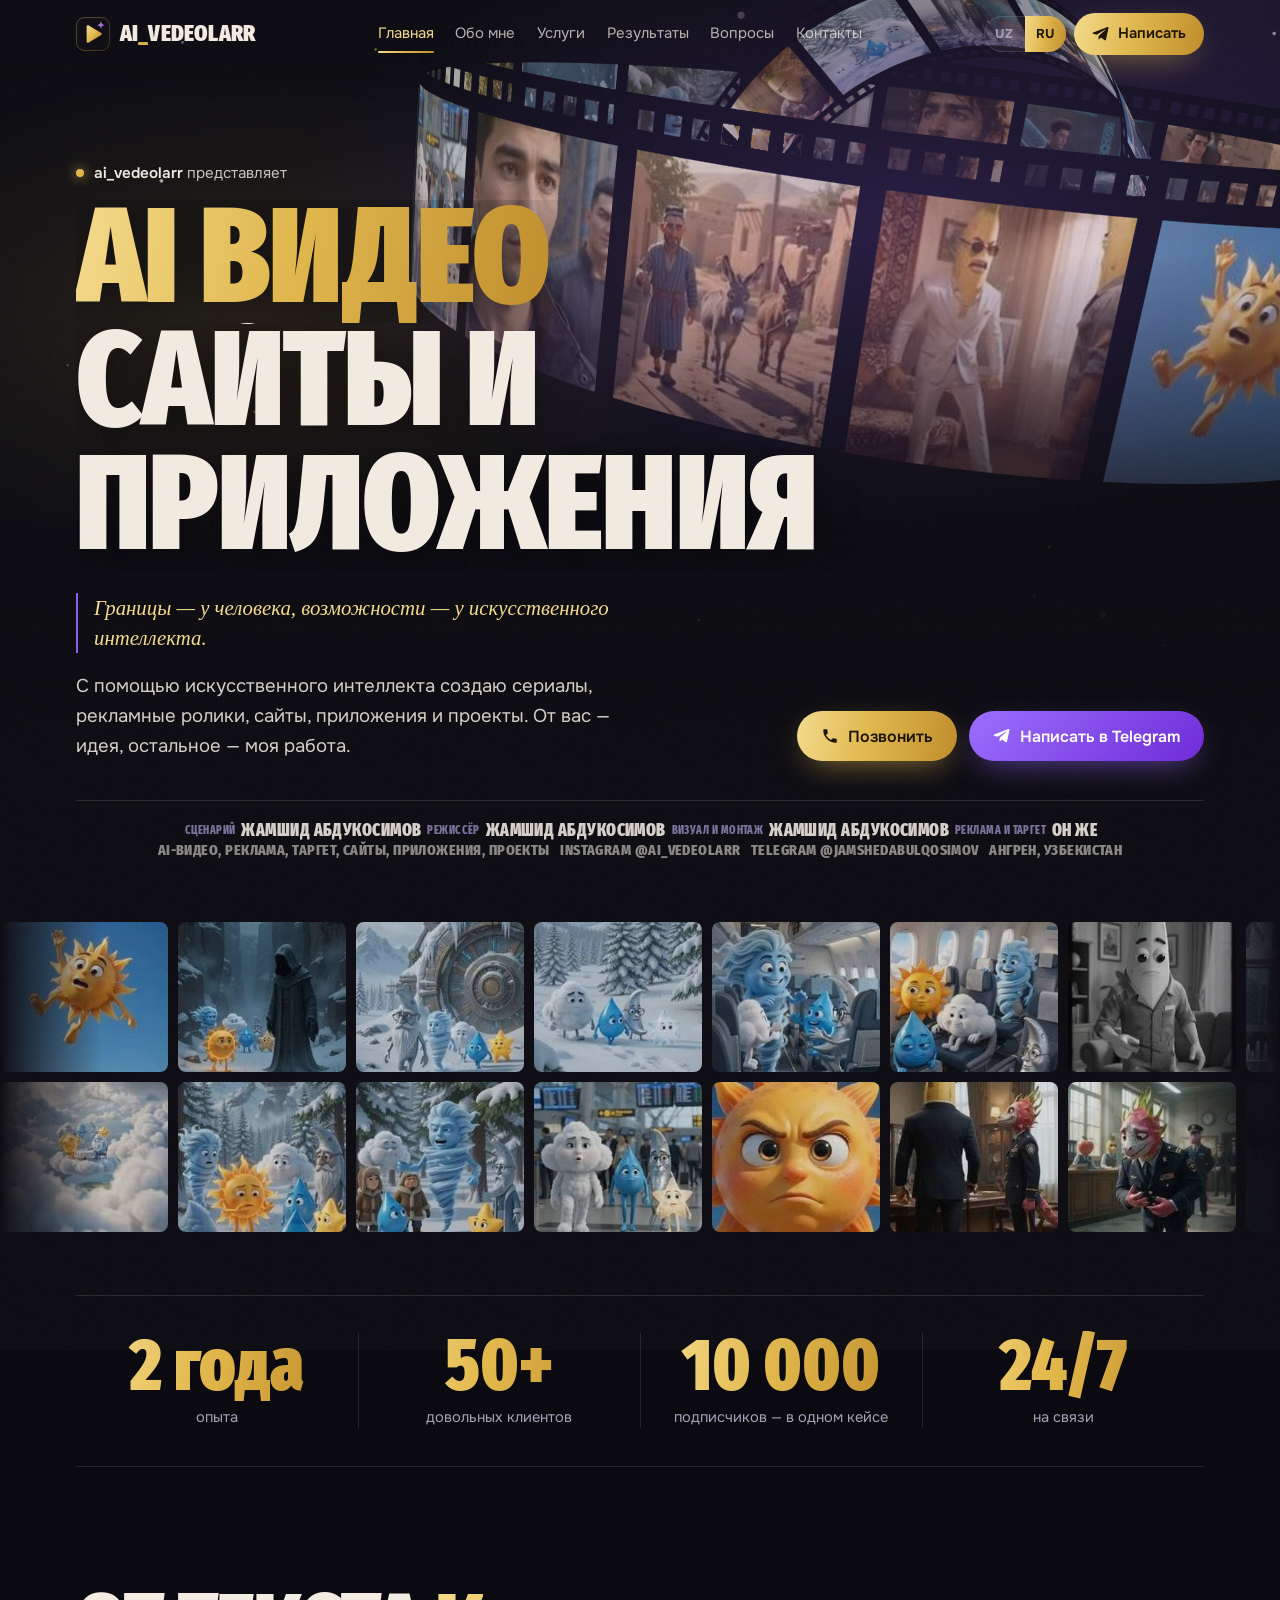
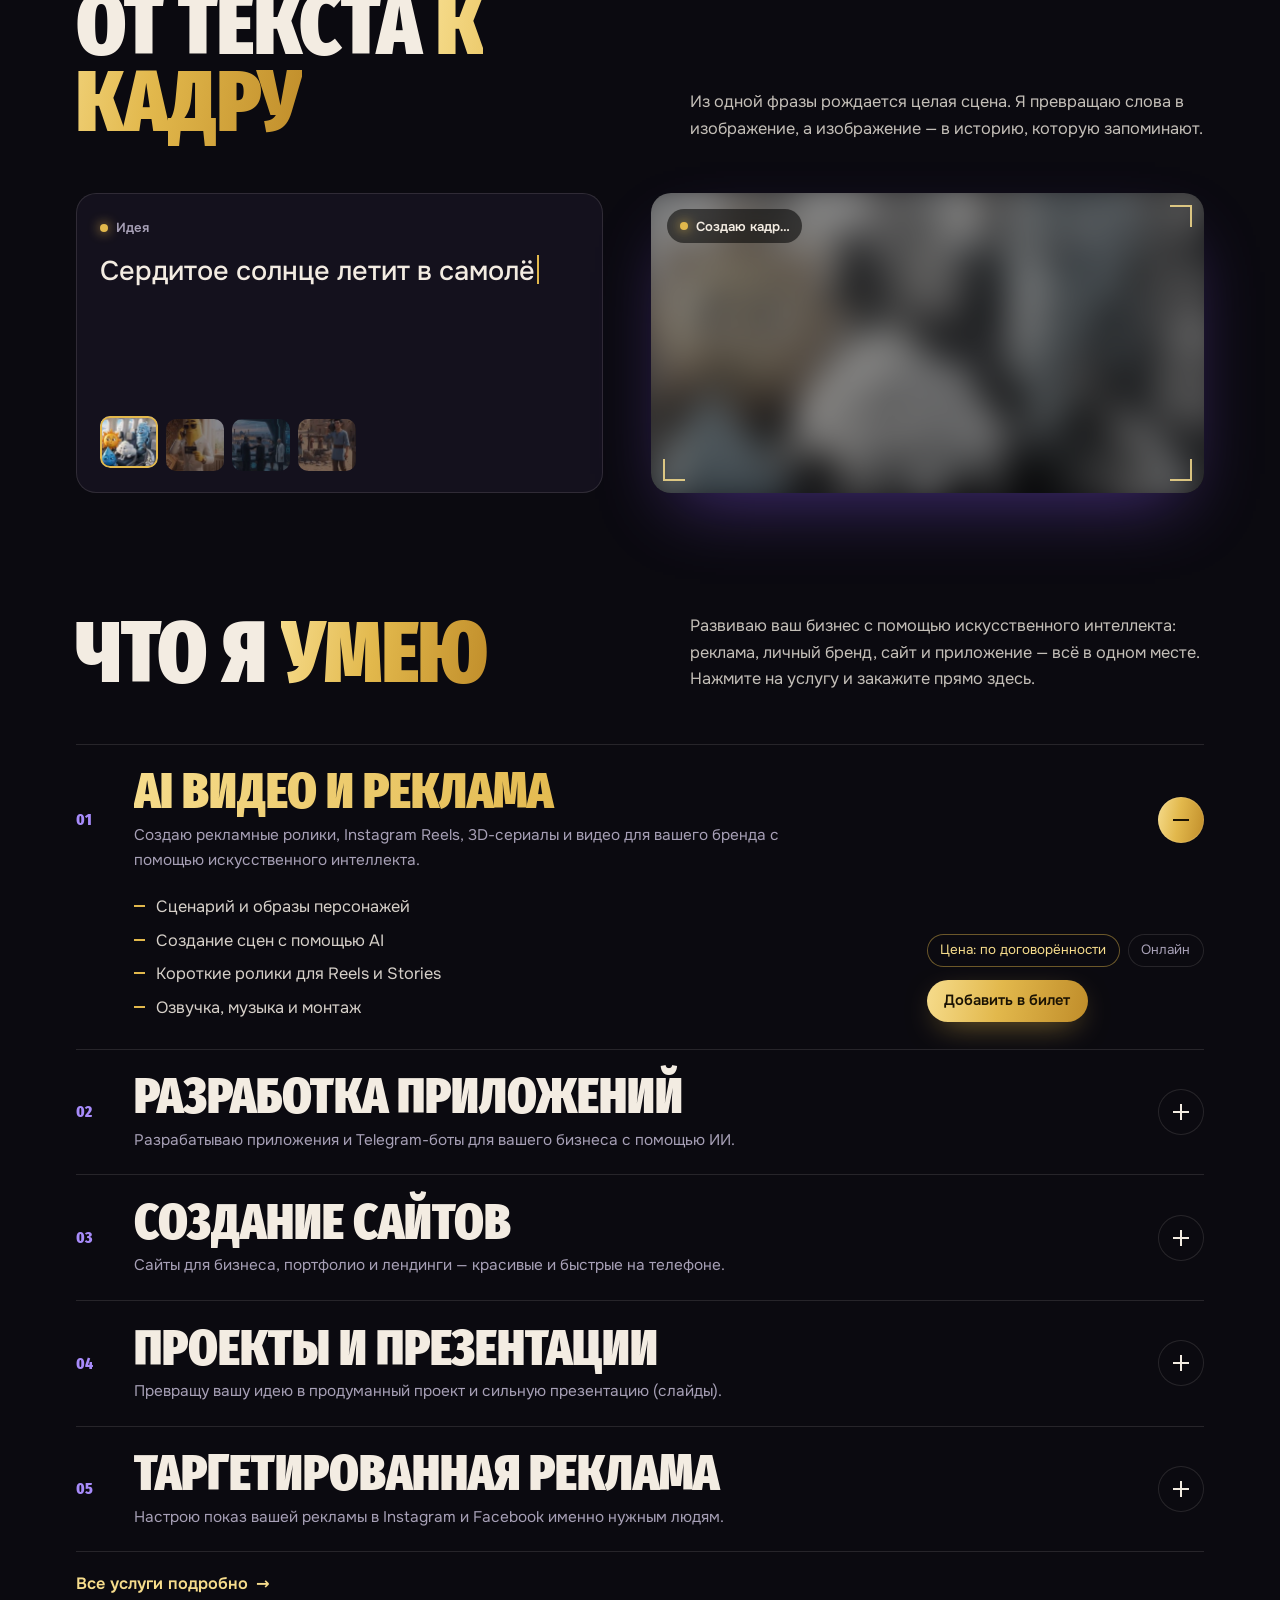
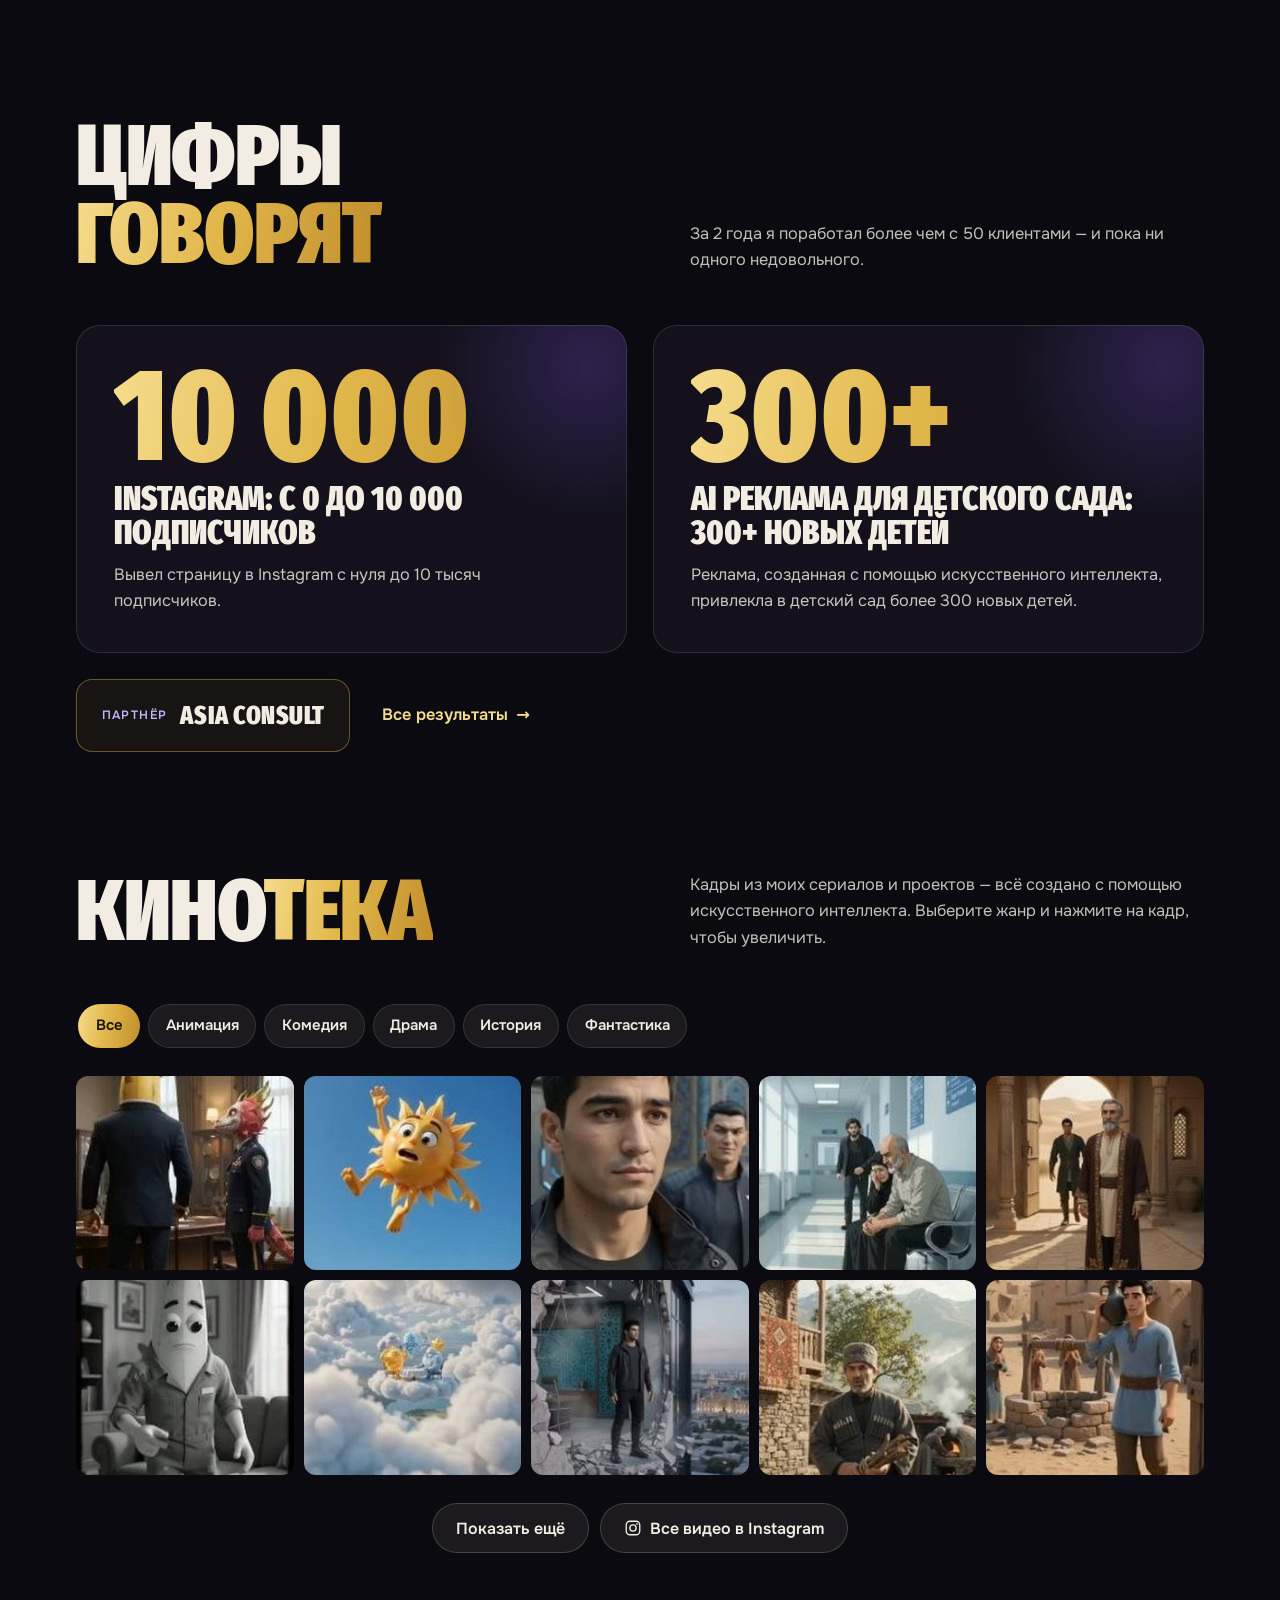
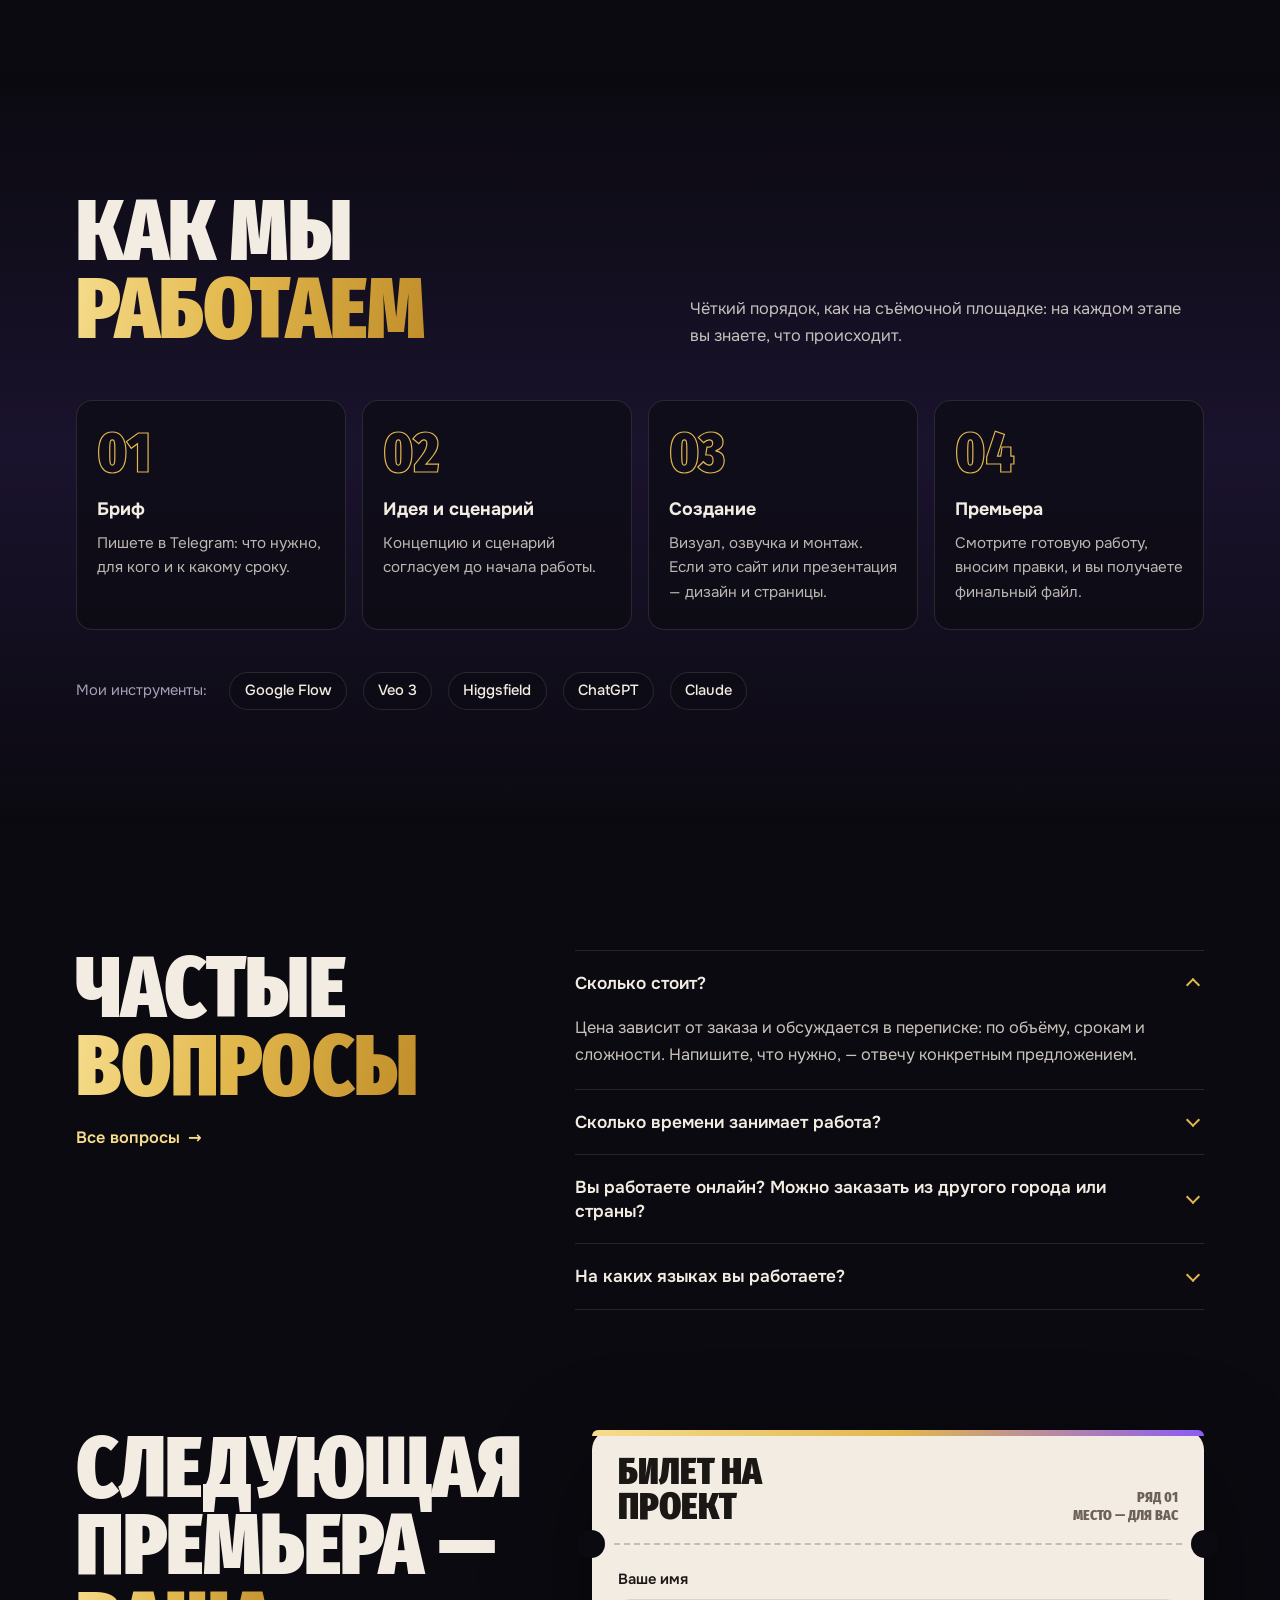
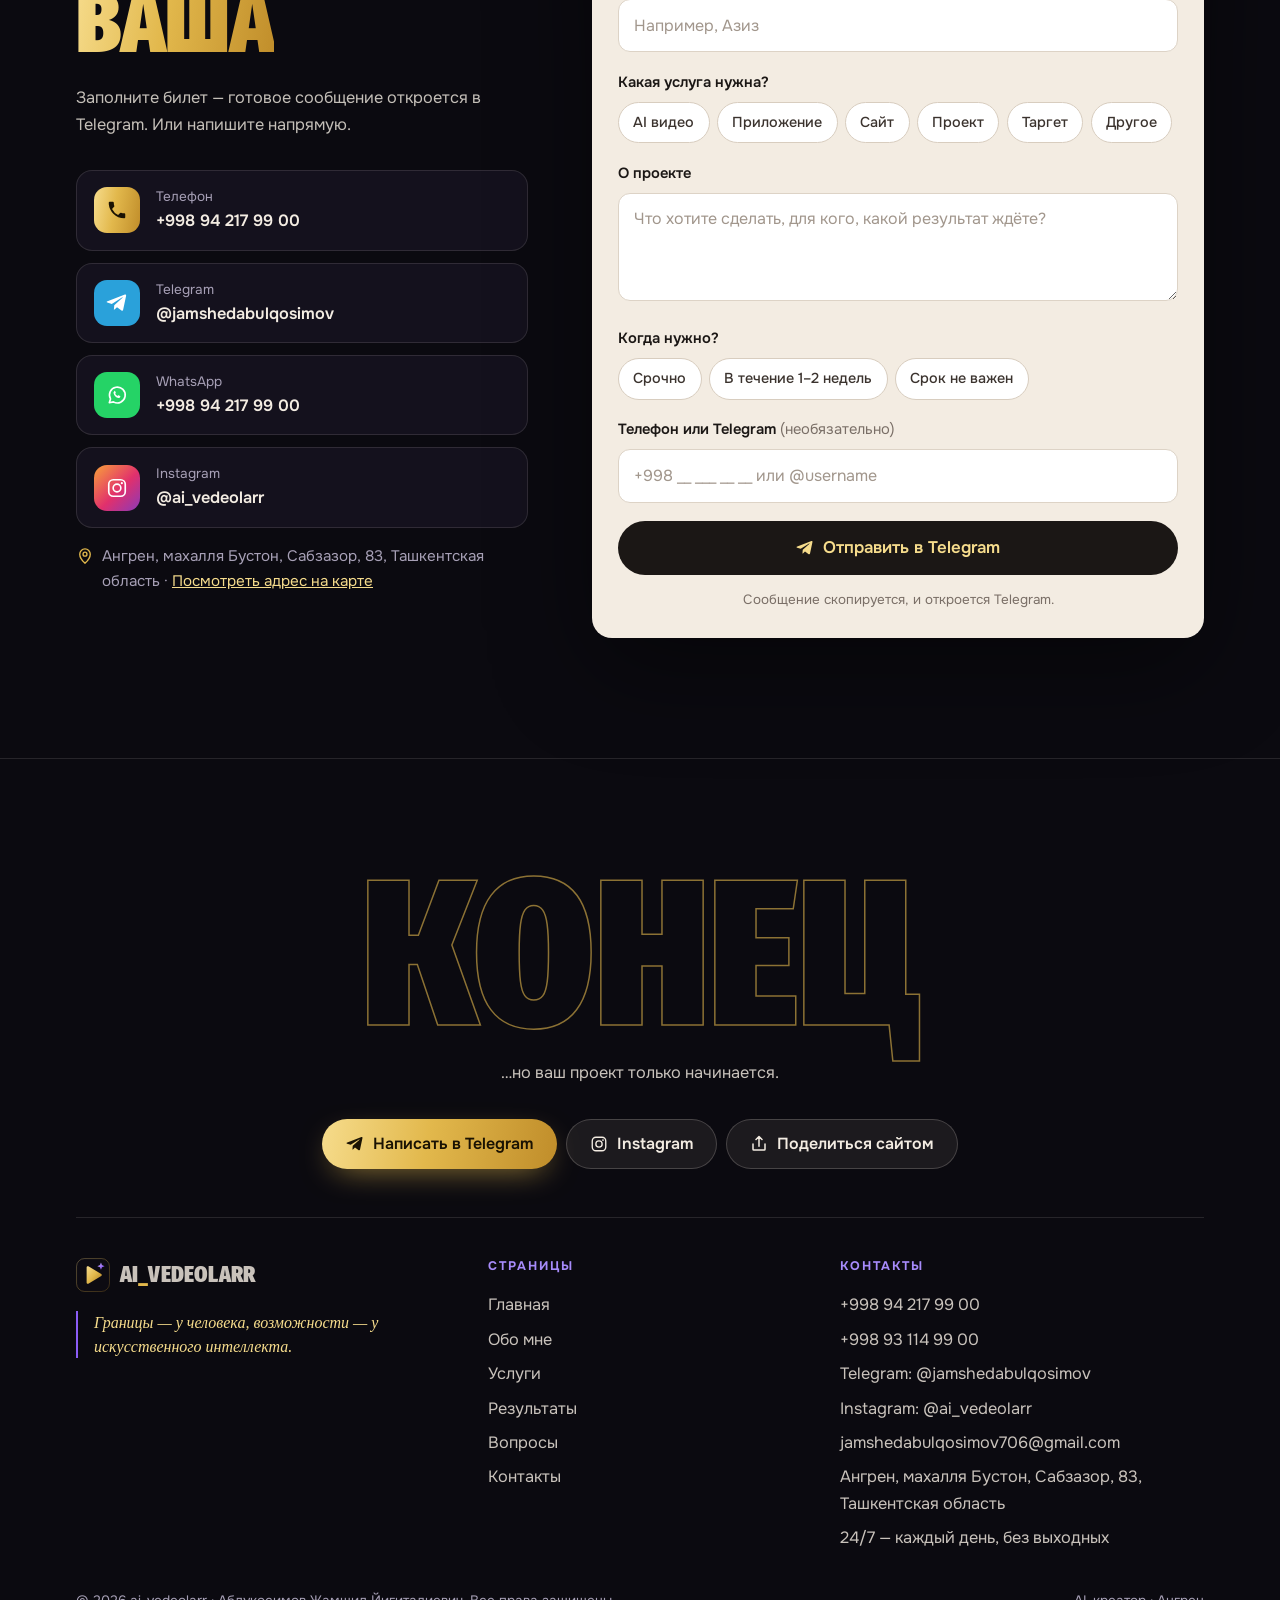
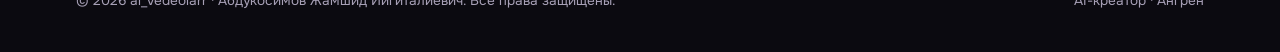
<file: ru/index.html>
<!DOCTYPE html>
<html lang="ru">
<head>
<meta charset="utf-8">
<meta name="viewport" content="width=device-width, initial-scale=1, viewport-fit=cover">
<title>Создание AI видео, сайтов и приложений | ai_vedeolarr</title>
<meta name="description" content="Услуги искусственного интеллекта: AI видео и реклама, сайты, приложения, проекты, таргет. ai_vedeolarr — 2 года опыта, 50+ клиентов. 24/7.">
<meta name="keywords" content="ai_vedeolarr, Жамшид, услуги искусственного интеллекта, AI видео, AI реклама, создание сайтов, разработка приложений, таргетированная реклама">
<meta name="author" content="Абдукосимов Жамшид Йигиталиевич">
<meta name="robots" content="index, follow, max-image-preview:large">
<link rel="canonical" href="https://sparkly-sundae-3ed3ee.netlify.app/ru/">
<link rel="alternate" hreflang="uz" href="https://sparkly-sundae-3ed3ee.netlify.app/">
<link rel="alternate" hreflang="ru" href="https://sparkly-sundae-3ed3ee.netlify.app/ru/">
<link rel="alternate" hreflang="x-default" href="https://sparkly-sundae-3ed3ee.netlify.app/">
<meta name="theme-color" content="#0b0a10">
<link rel="icon" href="../favicon.ico" sizes="48x48">
<link rel="icon" href="../favicon.svg" type="image/svg+xml">
<link rel="apple-touch-icon" href="../apple-touch-icon.png">
<link rel="manifest" href="../site.webmanifest">
<meta property="og:type" content="website">
<meta property="og:site_name" content="ai_vedeolarr">
<meta property="og:title" content="Создание AI видео, сайтов и приложений | ai_vedeolarr">
<meta property="og:description" content="Услуги искусственного интеллекта: AI видео и реклама, сайты, приложения, проекты, таргет. ai_vedeolarr — 2 года опыта, 50+ клиентов. 24/7.">
<meta property="og:url" content="https://sparkly-sundae-3ed3ee.netlify.app/ru/">
<meta property="og:image" content="https://sparkly-sundae-3ed3ee.netlify.app/images/og-image-ru.jpg">
<meta property="og:image:width" content="1200">
<meta property="og:image:height" content="630">
<meta property="og:image:alt" content="ai_vedeolarr — Границы — у человека, возможности — у искусственного интеллекта.">
<meta property="og:locale" content="ru_RU">
<meta property="og:locale:alternate" content="uz_UZ">
<meta name="twitter:card" content="summary_large_image">
<meta name="twitter:title" content="Создание AI видео, сайтов и приложений | ai_vedeolarr">
<meta name="twitter:description" content="Услуги искусственного интеллекта: AI видео и реклама, сайты, приложения, проекты, таргет. ai_vedeolarr — 2 года опыта, 50+ клиентов. 24/7.">
<meta name="twitter:image" content="https://sparkly-sundae-3ed3ee.netlify.app/images/og-image-ru.jpg">
<link rel="preload" href="../fonts/fira-xc-900.woff2" as="font" type="font/woff2" crossorigin>
<link rel="preload" href="../fonts/onest-var.woff2" as="font" type="font/woff2" crossorigin>
<link rel="stylesheet" href="../css/style.css">
<script>document.documentElement.classList.add('js');setTimeout(function(){if(!window.__fx)document.documentElement.classList.add('go','nofx')},3500);window.T={"render": "Создаю кадр…", "done": "Готовый кадр", "added": "«{x}» добавлено в билет", "e_name": "Напишите ваше имя, чтобы я знал, с кем говорю.", "e_need": "Выберите услугу или напишите пару слов о проекте.", "m_hi": "Здравствуйте, Жамшид! Пишу с вашего сайта.", "m_name": "Имя", "m_svc": "Услуга", "m_msg": "Проект", "m_when": "Срок", "m_con": "Контакт", "copied": "Сообщение скопировано. Telegram открыт — если текста нет, вставьте его в чат.", "opened": "Telegram открыт. Напишите @jamshedabulqosimov.", "shared": "Ссылка скопирована.", "share_no": "Скопируйте ссылку из адресной строки."};</script>
<style>.nofx .rv{opacity:1;transform:none}.nofx .leader{display:none}</style>
<script type="application/ld+json">{"@context": "https://schema.org", "@graph": [{"@type": "WebSite", "@id": "https://sparkly-sundae-3ed3ee.netlify.app/#website", "url": "https://sparkly-sundae-3ed3ee.netlify.app/", "name": "ai_vedeolarr", "inLanguage": ["uz", "ru"], "publisher": {"@id": "https://sparkly-sundae-3ed3ee.netlify.app/#business"}}, {"@type": "ProfessionalService", "@id": "https://sparkly-sundae-3ed3ee.netlify.app/#business", "name": "ai_vedeolarr", "slogan": "Chegaralar insonniki, imkoniyatlar esa sun’iy intellektniki.", "description": "Услуги искусственного интеллекта: AI видео и реклама, сайты, приложения, проекты и таргетированная реклама. Онлайн, по всему миру, 24/7.", "url": "https://sparkly-sundae-3ed3ee.netlify.app/", "logo": "https://sparkly-sundae-3ed3ee.netlify.app/images/logo-512.png", "image": "https://sparkly-sundae-3ed3ee.netlify.app/images/og-image.jpg", "telephone": "+998942179900", "email": "jamshedabulqosimov706@gmail.com", "address": {"@type": "PostalAddress", "streetAddress": "Bo‘ston MFY, Sabzazor, 83", "addressLocality": "Angren", "addressRegion": "Toshkent viloyati", "addressCountry": "UZ"}, "openingHoursSpecification": {"@type": "OpeningHoursSpecification", "dayOfWeek": ["Monday", "Tuesday", "Wednesday", "Thursday", "Friday", "Saturday", "Sunday"], "opens": "00:00", "closes": "23:59"}, "areaServed": "Worldwide", "founder": {"@id": "https://sparkly-sundae-3ed3ee.netlify.app/#jamshid"}, "contactPoint": [{"@type": "ContactPoint", "telephone": "+998942179900", "contactType": "customer service", "availableLanguage": ["uz", "ru", "tg"]}, {"@type": "ContactPoint", "telephone": "+998931149900", "contactType": "customer service", "availableLanguage": ["uz", "ru", "tg"]}], "sameAs": ["https://www.instagram.com/ai_vedeolarr/", "https://t.me/jamshedabulqosimov"]}, {"@type": "Person", "@id": "https://sparkly-sundae-3ed3ee.netlify.app/#jamshid", "name": "Abduqosimov Jamshid Yigitaliyevich", "givenName": "Jamshid", "familyName": "Abduqosimov", "alternateName": ["Abduqosimov Jamshid", "Jamshed Abulqosimov", "Абдуқосимов Жамшид"], "jobTitle": "AI creator", "worksFor": {"@id": "https://sparkly-sundae-3ed3ee.netlify.app/#business"}, "url": "https://sparkly-sundae-3ed3ee.netlify.app/men-haqimda.html", "image": "https://sparkly-sundae-3ed3ee.netlify.app/images/jamshid-abduqosimov.jpg", "telephone": "+998942179900", "email": "jamshedabulqosimov706@gmail.com", "address": {"@type": "PostalAddress", "addressLocality": "Angren", "addressRegion": "Toshkent viloyati", "addressCountry": "UZ"}, "knowsAbout": ["Artificial intelligence", "AI video", "Web development", "App development", "Targeted advertising"], "sameAs": ["https://www.instagram.com/ai_vedeolarr/", "https://t.me/jamshedabulqosimov"]}, {"@type": "WebPage", "@id": "https://sparkly-sundae-3ed3ee.netlify.app/ru/#webpage", "url": "https://sparkly-sundae-3ed3ee.netlify.app/ru/", "name": "Создание AI видео, сайтов и приложений | ai_vedeolarr", "description": "Услуги искусственного интеллекта: AI видео и реклама, сайты, приложения, проекты, таргет. ai_vedeolarr — 2 года опыта, 50+ клиентов. 24/7.", "inLanguage": "ru", "isPartOf": {"@id": "https://sparkly-sundae-3ed3ee.netlify.app/#website"}, "about": {"@id": "https://sparkly-sundae-3ed3ee.netlify.app/#business"}, "primaryImageOfPage": "https://sparkly-sundae-3ed3ee.netlify.app/images/og-image-ru.jpg"}]}</script>
</head>
<body class="home">
<a class="skip" href="#main">Перейти к содержанию</a>
<canvas id="dust" aria-hidden="true"></canvas>
<div class="grain" aria-hidden="true"></div>
<div class="leader" id="leader" aria-hidden="true"><div class="leader-dial"><div class="leader-cross"></div><span class="leader-num" id="leaderNum">3</span></div><div class="leader-skip">Нажмите, чтобы пропустить</div></div>
<svg width="0" height="0" style="position:absolute" aria-hidden="true">
<symbol id="i-ph" viewBox="0 0 24 24"><path fill="currentColor" d="M6.6 10.8a15.1 15.1 0 0 0 6.6 6.6l2.2-2.2a1 1 0 0 1 1-.25 11.4 11.4 0 0 0 3.6.57 1 1 0 0 1 1 1V20a1 1 0 0 1-1 1A17 17 0 0 1 3 4a1 1 0 0 1 1-1h3.5a1 1 0 0 1 1 1c0 1.25.2 2.45.57 3.57a1 1 0 0 1-.25 1z"/></symbol>
<symbol id="i-tg" viewBox="0 0 24 24"><path fill="currentColor" d="M21.9 4.3 18.7 19.4c-.2 1.1-.9 1.3-1.8.8l-4.9-3.6-2.4 2.3c-.3.3-.5.5-1 .5l.4-5 9-8.2c.4-.3-.1-.5-.6-.2L6.3 13l-4.8-1.5c-1-.3-1.1-1 .2-1.5l18.9-7.3c.9-.3 1.6.2 1.3 1.6z"/></symbol>
<symbol id="i-wa" viewBox="0 0 24 24"><path fill="none" stroke="currentColor" stroke-width="1.8" stroke-linejoin="round" d="M3.6 20.4l1.3-4.1A8.6 8.6 0 1 1 8.1 19.5z"/><path fill="currentColor" d="M9.3 7.5c.3-.1.6 0 .7.3l.7 1.6c.1.3 0 .5-.2.7l-.5.5c.5 1.1 1.4 2 2.5 2.5l.5-.5c.2-.2.5-.3.7-.2l1.6.7c.3.1.4.4.3.7-.3.9-1.1 1.5-2 1.4-2.8-.4-5-2.6-5.4-5.4-.1-.9.4-1.8 1.1-2.3z"/></symbol>
<symbol id="i-ig" viewBox="0 0 24 24"><g fill="none" stroke="currentColor" stroke-width="1.8"><rect x="3" y="3" width="18" height="18" rx="5"/><circle cx="12" cy="12" r="4.2"/></g><circle cx="17.3" cy="6.7" r="1.2" fill="currentColor"/></symbol>
<symbol id="i-em" viewBox="0 0 24 24"><g fill="none" stroke="currentColor" stroke-width="1.8" stroke-linejoin="round"><rect x="3" y="5" width="18" height="14" rx="2.5"/><path d="M4 7l8 6 8-6"/></g></symbol>
<symbol id="i-pin" viewBox="0 0 24 24"><g fill="none" stroke="currentColor" stroke-width="1.8"><path d="M12 21.5s7-6.2 7-12a7 7 0 1 0-14 0c0 5.8 7 12 7 12z"/><circle cx="12" cy="9.5" r="2.6"/></g></symbol>
<symbol id="i-clk" viewBox="0 0 24 24"><g fill="none" stroke="currentColor" stroke-width="1.8" stroke-linecap="round"><circle cx="12" cy="12" r="9"/><path d="M12 7v5l3.5 2"/></g></symbol>
<symbol id="i-l" viewBox="0 0 24 24"><path fill="none" stroke="currentColor" stroke-width="2" stroke-linecap="round" stroke-linejoin="round" d="M15 5l-7 7 7 7"/></symbol>
<symbol id="i-r" viewBox="0 0 24 24"><path fill="none" stroke="currentColor" stroke-width="2" stroke-linecap="round" stroke-linejoin="round" d="M9 5l7 7-7 7"/></symbol>
<symbol id="i-x" viewBox="0 0 24 24"><path fill="none" stroke="currentColor" stroke-width="2" stroke-linecap="round" d="M6 6l12 12M18 6L6 18"/></symbol>
<symbol id="i-share" viewBox="0 0 24 24"><path fill="none" stroke="currentColor" stroke-width="2" stroke-linecap="round" stroke-linejoin="round" d="M4 12v7a1 1 0 0 0 1 1h14a1 1 0 0 0 1-1v-7M16 6l-4-4-4 4M12 2v13"/></symbol>
</svg>
<header class="nav" id="nav">
  <div class="wrap nav-in">
    <a class="brand" href="../ru/index.html"><img src="../images/logo.svg" alt="Логотип ai_vedeolarr" width="34" height="34"><span class="brand-name">ai<b>_</b>vedeolarr</span></a>
    <nav class="nav-links" aria-label="Меню"><a href="../ru/index.html" aria-current="page">Главная</a><a href="../ru/obo-mne.html">Обо мне</a><a href="../ru/uslugi.html">Услуги</a><a href="../ru/rezultaty.html">Результаты</a><a href="../ru/voprosy.html">Вопросы</a><a href="../ru/kontakty.html">Контакты</a></nav>
    <div class="nav-right">
      <div class="lang"><a href="../index.html" hreflang="uz" lang="uz">UZ</a><a href="../ru/index.html" hreflang="ru" lang="ru" aria-current="true">RU</a></div>
      <a class="btn btn-main btn-sm nav-cta" href="https://t.me/jamshedabulqosimov" target="_blank" rel="noopener"><svg aria-hidden="true"><use href="#i-tg"/></svg><span>Написать</span></a>
      <button class="burger" id="burger" type="button" aria-expanded="false" aria-controls="sheet" aria-label="Меню"><span></span><span></span><span></span></button>
    </div>
  </div>
  <div class="progress" id="progress"></div>
</header>
<div class="sheet" id="sheet">
  <nav aria-label="Меню"><a href="../ru/index.html" aria-current="page">Главная</a><a href="../ru/obo-mne.html">Обо мне</a><a href="../ru/uslugi.html">Услуги</a><a href="../ru/rezultaty.html">Результаты</a><a href="../ru/voprosy.html">Вопросы</a><a href="../ru/kontakty.html">Контакты</a></nav>
  <div class="sheet-foot">
    <a class="btn btn-main" href="tel:+998942179900"><svg aria-hidden="true"><use href="#i-ph"/></svg>Позвонить</a>
    <a class="btn btn-vio" href="https://t.me/jamshedabulqosimov" target="_blank" rel="noopener"><svg aria-hidden="true"><use href="#i-tg"/></svg>Telegram</a>
    <a class="btn btn-ghost" href="https://wa.me/998942179900" target="_blank" rel="noopener"><svg aria-hidden="true"><use href="#i-wa"/></svg>WhatsApp</a>
  </div>
</div>
<main id="main">
<section class="hero" id="hero">
  <canvas id="stage" aria-hidden="true" data-three="../js/three.min.js" data-frames='{"a": ["../images/works/ai-video-fantastika-05.jpg", "../images/works/ai-video-animatsiya-10.jpg", "../images/works/ai-video-komediya-08.jpg", "../images/works/ai-video-drama-03.jpg", "../images/works/ai-video-tarixiy-02.jpg", "../images/works/ai-video-fantastika-06.jpg", "../images/works/ai-video-drama-07.jpg", "../images/works/ai-video-komediya-03.jpg", "../images/works/ai-video-animatsiya-06.jpg", "../images/works/ai-video-fantastika-03.jpg", "../images/works/ai-video-drama-08.jpg", "../images/works/ai-video-komediya-05.jpg", "../images/works/ai-video-animatsiya-08.jpg", "../images/works/ai-video-fantastika-01.jpg", "../images/works/ai-video-drama-06.jpg", "../images/works/ai-video-komediya-07.jpg", "../images/works/ai-video-animatsiya-01.jpg"], "b": ["../images/works/ai-video-komediya-11.jpg", "../images/works/ai-video-tarixiy-01.jpg", "../images/works/ai-video-fantastika-04.jpg", "../images/works/ai-video-animatsiya-04.jpg", "../images/works/ai-video-komediya-04.jpg", "../images/works/ai-video-drama-01.jpg", "../images/works/ai-video-fantastika-02.jpg", "../images/works/ai-video-animatsiya-07.jpg", "../images/works/ai-video-komediya-09.jpg", "../images/works/ai-video-drama-05.jpg", "../images/works/ai-video-fantastika-07.jpg", "../images/works/ai-video-komediya-01.jpg"]}'></canvas>
  <div class="hero-fb" aria-hidden="true"><div class="col"><img src="../images/works/thumb/ai-video-komediya-01.jpg" alt="" width="236" height="211" fetchpriority="high" decoding="async"><img src="../images/works/thumb/ai-video-tarixiy-01.jpg" alt="" width="236" height="211" fetchpriority="high" decoding="async"><img src="../images/works/thumb/ai-video-drama-02.jpg" alt="" width="236" height="211" loading="lazy" decoding="async"><img src="../images/works/thumb/ai-video-fantastika-03.jpg" alt="" width="236" height="211" loading="lazy" decoding="async"><img src="../images/works/thumb/ai-video-animatsiya-04.jpg" alt="" width="236" height="211" loading="lazy" decoding="async"><img src="../images/works/thumb/ai-video-komediya-01.jpg" alt="" width="236" height="211" loading="lazy" decoding="async"><img src="../images/works/thumb/ai-video-tarixiy-01.jpg" alt="" width="236" height="211" loading="lazy" decoding="async"><img src="../images/works/thumb/ai-video-drama-02.jpg" alt="" width="236" height="211" loading="lazy" decoding="async"><img src="../images/works/thumb/ai-video-fantastika-03.jpg" alt="" width="236" height="211" loading="lazy" decoding="async"><img src="../images/works/thumb/ai-video-animatsiya-04.jpg" alt="" width="236" height="211" loading="lazy" decoding="async"></div><div class="col"><img src="../images/works/thumb/ai-video-tarixiy-02.jpg" alt="" width="236" height="211" fetchpriority="high" decoding="async"><img src="../images/works/thumb/ai-video-drama-03.jpg" alt="" width="236" height="211" fetchpriority="high" decoding="async"><img src="../images/works/thumb/ai-video-fantastika-04.jpg" alt="" width="236" height="211" loading="lazy" decoding="async"><img src="../images/works/thumb/ai-video-animatsiya-05.jpg" alt="" width="236" height="211" loading="lazy" decoding="async"><img src="../images/works/thumb/ai-video-komediya-06.jpg" alt="" width="236" height="211" loading="lazy" decoding="async"><img src="../images/works/thumb/ai-video-tarixiy-02.jpg" alt="" width="236" height="211" loading="lazy" decoding="async"><img src="../images/works/thumb/ai-video-drama-03.jpg" alt="" width="236" height="211" loading="lazy" decoding="async"><img src="../images/works/thumb/ai-video-fantastika-04.jpg" alt="" width="236" height="211" loading="lazy" decoding="async"><img src="../images/works/thumb/ai-video-animatsiya-05.jpg" alt="" width="236" height="211" loading="lazy" decoding="async"><img src="../images/works/thumb/ai-video-komediya-06.jpg" alt="" width="236" height="211" loading="lazy" decoding="async"></div><div class="col"><img src="../images/works/thumb/ai-video-drama-04.jpg" alt="" width="236" height="211" fetchpriority="high" decoding="async"><img src="../images/works/thumb/ai-video-fantastika-05.jpg" alt="" width="236" height="211" fetchpriority="high" decoding="async"><img src="../images/works/thumb/ai-video-animatsiya-06.jpg" alt="" width="236" height="211" loading="lazy" decoding="async"><img src="../images/works/thumb/ai-video-komediya-07.jpg" alt="" width="236" height="211" loading="lazy" decoding="async"><img src="../images/works/thumb/ai-video-tarixiy-07.jpg" alt="" width="236" height="211" loading="lazy" decoding="async"><img src="../images/works/thumb/ai-video-drama-04.jpg" alt="" width="236" height="211" loading="lazy" decoding="async"><img src="../images/works/thumb/ai-video-fantastika-05.jpg" alt="" width="236" height="211" loading="lazy" decoding="async"><img src="../images/works/thumb/ai-video-animatsiya-06.jpg" alt="" width="236" height="211" loading="lazy" decoding="async"><img src="../images/works/thumb/ai-video-komediya-07.jpg" alt="" width="236" height="211" loading="lazy" decoding="async"><img src="../images/works/thumb/ai-video-tarixiy-07.jpg" alt="" width="236" height="211" loading="lazy" decoding="async"></div><div class="col"><img src="../images/works/thumb/ai-video-fantastika-06.jpg" alt="" width="236" height="211" fetchpriority="high" decoding="async"><img src="../images/works/thumb/ai-video-animatsiya-07.jpg" alt="" width="236" height="211" fetchpriority="high" decoding="async"><img src="../images/works/thumb/ai-video-komediya-08.jpg" alt="" width="236" height="211" loading="lazy" decoding="async"><img src="../images/works/thumb/ai-video-animatsiya-09.jpg" alt="" width="236" height="211" loading="lazy" decoding="async"><img src="../images/works/thumb/ai-video-komediya-11.jpg" alt="" width="236" height="211" loading="lazy" decoding="async"><img src="../images/works/thumb/ai-video-fantastika-06.jpg" alt="" width="236" height="211" loading="lazy" decoding="async"><img src="../images/works/thumb/ai-video-animatsiya-07.jpg" alt="" width="236" height="211" loading="lazy" decoding="async"><img src="../images/works/thumb/ai-video-komediya-08.jpg" alt="" width="236" height="211" loading="lazy" decoding="async"><img src="../images/works/thumb/ai-video-animatsiya-09.jpg" alt="" width="236" height="211" loading="lazy" decoding="async"><img src="../images/works/thumb/ai-video-komediya-11.jpg" alt="" width="236" height="211" loading="lazy" decoding="async"></div><div class="col"><img src="../images/works/thumb/ai-video-animatsiya-08.jpg" alt="" width="236" height="211" fetchpriority="high" decoding="async"><img src="../images/works/thumb/ai-video-drama-09.jpg" alt="" width="236" height="211" fetchpriority="high" decoding="async"><img src="../images/works/thumb/ai-video-animatsiya-11.jpg" alt="" width="236" height="211" loading="lazy" decoding="async"><img src="../images/works/thumb/ai-video-animatsiya-01.jpg" alt="" width="236" height="211" loading="lazy" decoding="async"><img src="../images/works/thumb/ai-video-komediya-02.jpg" alt="" width="236" height="211" loading="lazy" decoding="async"><img src="../images/works/thumb/ai-video-animatsiya-08.jpg" alt="" width="236" height="211" loading="lazy" decoding="async"><img src="../images/works/thumb/ai-video-drama-09.jpg" alt="" width="236" height="211" loading="lazy" decoding="async"><img src="../images/works/thumb/ai-video-animatsiya-11.jpg" alt="" width="236" height="211" loading="lazy" decoding="async"><img src="../images/works/thumb/ai-video-animatsiya-01.jpg" alt="" width="236" height="211" loading="lazy" decoding="async"><img src="../images/works/thumb/ai-video-komediya-02.jpg" alt="" width="236" height="211" loading="lazy" decoding="async"></div></div>
  <div class="wrap hero-content">
    <p class="presents"><span class="dot"></span><span><b>ai_vedeolarr</b> представляет</span></p>
    <h1><span class="ln"><span><em>AI видео</em></span></span><span class="ln"><span>сайты и</span></span><span class="ln"><span>приложения</span></span></h1>
    <div class="hero-row">
      <div><p class="slogan">Границы — у человека, возможности — у искусственного интеллекта.</p><p class="hero-sub">С помощью искусственного интеллекта создаю сериалы, рекламные ролики, сайты, приложения и проекты. От вас — идея, остальное — моя работа.</p></div>
      <div class="hero-cta"><a class="btn btn-main" href="tel:+998942179900"><svg aria-hidden="true"><use href="#i-ph"/></svg>Позвонить</a><a class="btn btn-vio" href="https://t.me/jamshedabulqosimov" target="_blank" rel="noopener"><svg aria-hidden="true"><use href="#i-tg"/></svg>Написать в Telegram</a></div>
    </div>
    <div class="billing"><p><i>сценарий</i> <strong>Жамшид Абдукосимов</strong> <i>режиссёр</i> <strong>Жамшид Абдукосимов</strong> <i>визуал и монтаж</i> <strong>Жамшид Абдукосимов</strong> <i>реклама и таргет</i> <strong>он же</strong><br>AI-видео, реклама, таргет, сайты, приложения, проекты&nbsp;&nbsp; Instagram @ai_vedeolarr&nbsp;&nbsp; Telegram @jamshedabulqosimov&nbsp;&nbsp; Ангрен, Узбекистан</p></div>
  </div>
</section>
<div class="reel" aria-hidden="true"><div class="reel-row"><img src="../images/works/thumb/ai-video-animatsiya-01.jpg" alt="" width="236" height="211" loading="lazy" decoding="async"><img src="../images/works/thumb/ai-video-animatsiya-03.jpg" alt="" width="236" height="211" loading="lazy" decoding="async"><img src="../images/works/thumb/ai-video-animatsiya-05.jpg" alt="" width="236" height="211" loading="lazy" decoding="async"><img src="../images/works/thumb/ai-video-animatsiya-07.jpg" alt="" width="236" height="211" loading="lazy" decoding="async"><img src="../images/works/thumb/ai-video-animatsiya-09.jpg" alt="" width="236" height="211" loading="lazy" decoding="async"><img src="../images/works/thumb/ai-video-animatsiya-11.jpg" alt="" width="236" height="211" loading="lazy" decoding="async"><img src="../images/works/thumb/ai-video-komediya-02.jpg" alt="" width="236" height="211" loading="lazy" decoding="async"><img src="../images/works/thumb/ai-video-komediya-04.jpg" alt="" width="236" height="211" loading="lazy" decoding="async"><img src="../images/works/thumb/ai-video-komediya-06.jpg" alt="" width="236" height="211" loading="lazy" decoding="async"><img src="../images/works/thumb/ai-video-komediya-08.jpg" alt="" width="236" height="211" loading="lazy" decoding="async"><img src="../images/works/thumb/ai-video-komediya-10.jpg" alt="" width="236" height="211" loading="lazy" decoding="async"><img src="../images/works/thumb/ai-video-komediya-12.jpg" alt="" width="236" height="211" loading="lazy" decoding="async"><img src="../images/works/thumb/ai-video-drama-01.jpg" alt="" width="236" height="211" loading="lazy" decoding="async"><img src="../images/works/thumb/ai-video-drama-03.jpg" alt="" width="236" height="211" loading="lazy" decoding="async"><img src="../images/works/thumb/ai-video-drama-05.jpg" alt="" width="236" height="211" loading="lazy" decoding="async"><img src="../images/works/thumb/ai-video-drama-07.jpg" alt="" width="236" height="211" loading="lazy" decoding="async"><img src="../images/works/thumb/ai-video-drama-09.jpg" alt="" width="236" height="211" loading="lazy" decoding="async"><img src="../images/works/thumb/ai-video-tarixiy-02.jpg" alt="" width="236" height="211" loading="lazy" decoding="async"><img src="../images/works/thumb/ai-video-tarixiy-04.jpg" alt="" width="236" height="211" loading="lazy" decoding="async"><img src="../images/works/thumb/ai-video-tarixiy-06.jpg" alt="" width="236" height="211" loading="lazy" decoding="async"><img src="../images/works/thumb/ai-video-fantastika-01.jpg" alt="" width="236" height="211" loading="lazy" decoding="async"><img src="../images/works/thumb/ai-video-fantastika-03.jpg" alt="" width="236" height="211" loading="lazy" decoding="async"><img src="../images/works/thumb/ai-video-fantastika-05.jpg" alt="" width="236" height="211" loading="lazy" decoding="async"><img src="../images/works/thumb/ai-video-fantastika-07.jpg" alt="" width="236" height="211" loading="lazy" decoding="async"><img src="../images/works/thumb/ai-video-animatsiya-01.jpg" alt="" width="236" height="211" loading="lazy" decoding="async"><img src="../images/works/thumb/ai-video-animatsiya-03.jpg" alt="" width="236" height="211" loading="lazy" decoding="async"><img src="../images/works/thumb/ai-video-animatsiya-05.jpg" alt="" width="236" height="211" loading="lazy" decoding="async"><img src="../images/works/thumb/ai-video-animatsiya-07.jpg" alt="" width="236" height="211" loading="lazy" decoding="async"><img src="../images/works/thumb/ai-video-animatsiya-09.jpg" alt="" width="236" height="211" loading="lazy" decoding="async"><img src="../images/works/thumb/ai-video-animatsiya-11.jpg" alt="" width="236" height="211" loading="lazy" decoding="async"><img src="../images/works/thumb/ai-video-komediya-02.jpg" alt="" width="236" height="211" loading="lazy" decoding="async"><img src="../images/works/thumb/ai-video-komediya-04.jpg" alt="" width="236" height="211" loading="lazy" decoding="async"><img src="../images/works/thumb/ai-video-komediya-06.jpg" alt="" width="236" height="211" loading="lazy" decoding="async"><img src="../images/works/thumb/ai-video-komediya-08.jpg" alt="" width="236" height="211" loading="lazy" decoding="async"><img src="../images/works/thumb/ai-video-komediya-10.jpg" alt="" width="236" height="211" loading="lazy" decoding="async"><img src="../images/works/thumb/ai-video-komediya-12.jpg" alt="" width="236" height="211" loading="lazy" decoding="async"><img src="../images/works/thumb/ai-video-drama-01.jpg" alt="" width="236" height="211" loading="lazy" decoding="async"><img src="../images/works/thumb/ai-video-drama-03.jpg" alt="" width="236" height="211" loading="lazy" decoding="async"><img src="../images/works/thumb/ai-video-drama-05.jpg" alt="" width="236" height="211" loading="lazy" decoding="async"><img src="../images/works/thumb/ai-video-drama-07.jpg" alt="" width="236" height="211" loading="lazy" decoding="async"><img src="../images/works/thumb/ai-video-drama-09.jpg" alt="" width="236" height="211" loading="lazy" decoding="async"><img src="../images/works/thumb/ai-video-tarixiy-02.jpg" alt="" width="236" height="211" loading="lazy" decoding="async"><img src="../images/works/thumb/ai-video-tarixiy-04.jpg" alt="" width="236" height="211" loading="lazy" decoding="async"><img src="../images/works/thumb/ai-video-tarixiy-06.jpg" alt="" width="236" height="211" loading="lazy" decoding="async"><img src="../images/works/thumb/ai-video-fantastika-01.jpg" alt="" width="236" height="211" loading="lazy" decoding="async"><img src="../images/works/thumb/ai-video-fantastika-03.jpg" alt="" width="236" height="211" loading="lazy" decoding="async"><img src="../images/works/thumb/ai-video-fantastika-05.jpg" alt="" width="236" height="211" loading="lazy" decoding="async"><img src="../images/works/thumb/ai-video-fantastika-07.jpg" alt="" width="236" height="211" loading="lazy" decoding="async"></div><div class="reel-row rev"><img src="../images/works/thumb/ai-video-animatsiya-02.jpg" alt="" width="236" height="211" loading="lazy" decoding="async"><img src="../images/works/thumb/ai-video-animatsiya-04.jpg" alt="" width="236" height="211" loading="lazy" decoding="async"><img src="../images/works/thumb/ai-video-animatsiya-06.jpg" alt="" width="236" height="211" loading="lazy" decoding="async"><img src="../images/works/thumb/ai-video-animatsiya-08.jpg" alt="" width="236" height="211" loading="lazy" decoding="async"><img src="../images/works/thumb/ai-video-animatsiya-10.jpg" alt="" width="236" height="211" loading="lazy" decoding="async"><img src="../images/works/thumb/ai-video-komediya-01.jpg" alt="" width="236" height="211" loading="lazy" decoding="async"><img src="../images/works/thumb/ai-video-komediya-03.jpg" alt="" width="236" height="211" loading="lazy" decoding="async"><img src="../images/works/thumb/ai-video-komediya-05.jpg" alt="" width="236" height="211" loading="lazy" decoding="async"><img src="../images/works/thumb/ai-video-komediya-07.jpg" alt="" width="236" height="211" loading="lazy" decoding="async"><img src="../images/works/thumb/ai-video-komediya-09.jpg" alt="" width="236" height="211" loading="lazy" decoding="async"><img src="../images/works/thumb/ai-video-komediya-11.jpg" alt="" width="236" height="211" loading="lazy" decoding="async"><img src="../images/works/thumb/ai-video-komediya-13.jpg" alt="" width="236" height="211" loading="lazy" decoding="async"><img src="../images/works/thumb/ai-video-drama-02.jpg" alt="" width="236" height="211" loading="lazy" decoding="async"><img src="../images/works/thumb/ai-video-drama-04.jpg" alt="" width="236" height="211" loading="lazy" decoding="async"><img src="../images/works/thumb/ai-video-drama-06.jpg" alt="" width="236" height="211" loading="lazy" decoding="async"><img src="../images/works/thumb/ai-video-drama-08.jpg" alt="" width="236" height="211" loading="lazy" decoding="async"><img src="../images/works/thumb/ai-video-tarixiy-01.jpg" alt="" width="236" height="211" loading="lazy" decoding="async"><img src="../images/works/thumb/ai-video-tarixiy-03.jpg" alt="" width="236" height="211" loading="lazy" decoding="async"><img src="../images/works/thumb/ai-video-tarixiy-05.jpg" alt="" width="236" height="211" loading="lazy" decoding="async"><img src="../images/works/thumb/ai-video-tarixiy-07.jpg" alt="" width="236" height="211" loading="lazy" decoding="async"><img src="../images/works/thumb/ai-video-fantastika-02.jpg" alt="" width="236" height="211" loading="lazy" decoding="async"><img src="../images/works/thumb/ai-video-fantastika-04.jpg" alt="" width="236" height="211" loading="lazy" decoding="async"><img src="../images/works/thumb/ai-video-fantastika-06.jpg" alt="" width="236" height="211" loading="lazy" decoding="async"><img src="../images/works/thumb/ai-video-animatsiya-02.jpg" alt="" width="236" height="211" loading="lazy" decoding="async"><img src="../images/works/thumb/ai-video-animatsiya-04.jpg" alt="" width="236" height="211" loading="lazy" decoding="async"><img src="../images/works/thumb/ai-video-animatsiya-06.jpg" alt="" width="236" height="211" loading="lazy" decoding="async"><img src="../images/works/thumb/ai-video-animatsiya-08.jpg" alt="" width="236" height="211" loading="lazy" decoding="async"><img src="../images/works/thumb/ai-video-animatsiya-10.jpg" alt="" width="236" height="211" loading="lazy" decoding="async"><img src="../images/works/thumb/ai-video-komediya-01.jpg" alt="" width="236" height="211" loading="lazy" decoding="async"><img src="../images/works/thumb/ai-video-komediya-03.jpg" alt="" width="236" height="211" loading="lazy" decoding="async"><img src="../images/works/thumb/ai-video-komediya-05.jpg" alt="" width="236" height="211" loading="lazy" decoding="async"><img src="../images/works/thumb/ai-video-komediya-07.jpg" alt="" width="236" height="211" loading="lazy" decoding="async"><img src="../images/works/thumb/ai-video-komediya-09.jpg" alt="" width="236" height="211" loading="lazy" decoding="async"><img src="../images/works/thumb/ai-video-komediya-11.jpg" alt="" width="236" height="211" loading="lazy" decoding="async"><img src="../images/works/thumb/ai-video-komediya-13.jpg" alt="" width="236" height="211" loading="lazy" decoding="async"><img src="../images/works/thumb/ai-video-drama-02.jpg" alt="" width="236" height="211" loading="lazy" decoding="async"><img src="../images/works/thumb/ai-video-drama-04.jpg" alt="" width="236" height="211" loading="lazy" decoding="async"><img src="../images/works/thumb/ai-video-drama-06.jpg" alt="" width="236" height="211" loading="lazy" decoding="async"><img src="../images/works/thumb/ai-video-drama-08.jpg" alt="" width="236" height="211" loading="lazy" decoding="async"><img src="../images/works/thumb/ai-video-tarixiy-01.jpg" alt="" width="236" height="211" loading="lazy" decoding="async"><img src="../images/works/thumb/ai-video-tarixiy-03.jpg" alt="" width="236" height="211" loading="lazy" decoding="async"><img src="../images/works/thumb/ai-video-tarixiy-05.jpg" alt="" width="236" height="211" loading="lazy" decoding="async"><img src="../images/works/thumb/ai-video-tarixiy-07.jpg" alt="" width="236" height="211" loading="lazy" decoding="async"><img src="../images/works/thumb/ai-video-fantastika-02.jpg" alt="" width="236" height="211" loading="lazy" decoding="async"><img src="../images/works/thumb/ai-video-fantastika-04.jpg" alt="" width="236" height="211" loading="lazy" decoding="async"><img src="../images/works/thumb/ai-video-fantastika-06.jpg" alt="" width="236" height="211" loading="lazy" decoding="async"></div></div>
<section class="sec" style="padding-top:2.5rem;padding-bottom:0"><div class="wrap"><div class="stats rv"><div class="stat"><b>2 года</b><span>опыта</span></div><div class="stat"><b>50+</b><span>довольных клиентов</span></div><div class="stat"><b>10 000</b><span>подписчиков — в одном кейсе</span></div><div class="stat"><b>24/7</b><span>на связи</span></div></div></div></section>

<section class="sec" id="demo"><div class="wrap">
  <div class="sec-head rv"><h2 class="h2">От текста <em>к кадру</em></h2><p class="lead">Из одной фразы рождается целая сцена. Я превращаю слова в изображение, а изображение — в историю, которую запоминают.</p></div>
  <div class="demo rv">
    <div class="prompt"><div class="prompt-lbl"><span class="dot"></span><span>Идея</span></div>
      <p class="prompt-txt" aria-live="polite"><span id="ptxt">Сердитое солнце летит в самолёте вместе с друзьями — облаком и капелькой</span><span class="caret"></span></p>
      <div class="picks"><button class="pick" type="button" aria-pressed="true" data-src="../images/works/ai-video-animatsiya-11.jpg" data-prompt="Сердитое солнце летит в самолёте вместе с друзьями — облаком и капелькой" aria-label="Сердитое солнце летит в самолёте вместе с друзьями — облаком и капелькой"><img src="../images/works/thumb/ai-video-animatsiya-11.jpg" alt="Анимационный кадр AI видео 11 — сериал, созданный искусственным интеллектом, ai_vedeolarr" width="236" height="211" loading="lazy" decoding="async"></button><button class="pick" type="button" aria-pressed="false" data-src="../images/works/ai-video-komediya-08.jpg" data-prompt="Банан в белом костюме делает важный звонок в комнате с коврами" aria-label="Банан в белом костюме делает важный звонок в комнате с коврами"><img src="../images/works/thumb/ai-video-komediya-08.jpg" alt="Комедийный кадр AI видео 8 — сериал, созданный искусственным интеллектом, ai_vedeolarr" width="236" height="211" loading="lazy" decoding="async"></button><button class="pick" type="button" aria-pressed="false" data-src="../images/works/ai-video-fantastika-05.jpg" data-prompt="2185 год. Лаборатория будущего, за окном — купола Самарканда" aria-label="2185 год. Лаборатория будущего, за окном — купола Самарканда"><img src="../images/works/thumb/ai-video-fantastika-05.jpg" alt="Фантастический кадр AI видео 5 — сериал, созданный искусственным интеллектом, ai_vedeolarr" width="236" height="211" loading="lazy" decoding="async"></button><button class="pick" type="button" aria-pressed="false" data-src="../images/works/ai-video-tarixiy-02.jpg" data-prompt="Древний город в пустыне. Юноша несёт воду в кувшине" aria-label="Древний город в пустыне. Юноша несёт воду в кувшине"><img src="../images/works/thumb/ai-video-tarixiy-02.jpg" alt="Исторический кадр AI видео 2 — сериал, созданный искусственным интеллектом, ai_vedeolarr" width="236" height="211" loading="lazy" decoding="async"></button></div></div>
    <div class="shot" id="shot"><img id="shotImg" src="../images/works/ai-video-animatsiya-11.jpg" alt="Сердитое солнце летит в самолёте вместе с друзьями — облаком и капелькой" width="472" height="422" loading="lazy">
      <span class="shot-corner c1"></span><span class="shot-corner c2"></span><span class="shot-corner c3"></span>
      <div class="shot-tag"><span class="dot"></span><span id="shotTag">Готовый кадр</span></div></div>
  </div>
</div></section>

<section class="sec" id="xizmatlar" style="padding-top:0"><div class="wrap">
  <div class="sec-head rv"><h2 class="h2">Что я <em>умею</em></h2><p class="lead">Развиваю ваш бизнес с помощью искусственного интеллекта: реклама, личный бренд, сайт и приложение — всё в одном месте. Нажмите на услугу и закажите прямо здесь.</p></div>
  <div class="rv"><ul class="svc"><li class="open"><h3 class="svc-h"><button class="svc-btn" type="button" aria-expanded="true" aria-controls="svc-p0"><span class="svc-no">01</span><span><span class="svc-name">AI видео и реклама</span><span class="svc-short">Создаю рекламные ролики, Instagram Reels, 3D-сериалы и видео для вашего бренда с помощью искусственного интеллекта.</span></span><span class="plus" aria-hidden="true"></span></button></h3>
<div class="svc-panel" id="svc-p0"><div><div class="svc-inner"><ul class="ticks"><li>Сценарий и образы персонажей</li><li>Создание сцен с помощью AI</li><li>Короткие ролики для Reels и Stories</li><li>Озвучка, музыка и монтаж</li></ul><div style="display:grid;gap:.8rem;justify-items:start"><div class="tags"><span class="tag gold">Цена: по договорённости</span><span class="tag">Онлайн</span></div><button class="btn btn-main btn-sm" type="button" data-pick="0">Добавить в билет</button></div></div></div></div></li><li class=""><h3 class="svc-h"><button class="svc-btn" type="button" aria-expanded="false" aria-controls="svc-p1"><span class="svc-no">02</span><span><span class="svc-name">Разработка приложений</span><span class="svc-short">Разрабатываю приложения и Telegram-боты для вашего бизнеса с помощью ИИ.</span></span><span class="plus" aria-hidden="true"></span></button></h3>
<div class="svc-panel" id="svc-p1"><div><div class="svc-inner"><ul class="ticks"><li>Telegram-боты</li><li>Система приёма заказов</li><li>Автоматизация работы</li></ul><div style="display:grid;gap:.8rem;justify-items:start"><div class="tags"><span class="tag gold">Цена: по договорённости</span><span class="tag">Онлайн</span></div><button class="btn btn-main btn-sm" type="button" data-pick="1">Добавить в билет</button></div></div></div></div></li><li class=""><h3 class="svc-h"><button class="svc-btn" type="button" aria-expanded="false" aria-controls="svc-p2"><span class="svc-no">03</span><span><span class="svc-name">Создание сайтов</span><span class="svc-short">Сайты для бизнеса, портфолио и лендинги — красивые и быстрые на телефоне.</span></span><span class="plus" aria-hidden="true"></span></button></h3>
<div class="svc-panel" id="svc-p2"><div><div class="svc-inner"><ul class="ticks"><li>Дизайн и тексты</li><li>Полная адаптация под телефон</li><li>SEO: настройка для Google и Яндекса</li><li>Связь с Telegram и соцсетями</li></ul><div style="display:grid;gap:.8rem;justify-items:start"><div class="tags"><span class="tag gold">Цена: по договорённости</span><span class="tag">Онлайн</span></div><button class="btn btn-main btn-sm" type="button" data-pick="2">Добавить в билет</button></div></div></div></div></li><li class=""><h3 class="svc-h"><button class="svc-btn" type="button" aria-expanded="false" aria-controls="svc-p3"><span class="svc-no">04</span><span><span class="svc-name">Проекты и презентации</span><span class="svc-short">Превращу вашу идею в продуманный проект и сильную презентацию (слайды).</span></span><span class="plus" aria-hidden="true"></span></button></h3>
<div class="svc-panel" id="svc-p3"><div><div class="svc-inner"><ul class="ticks"><li>Концепция и описание</li><li>Этапы и план</li><li>Визуальный дизайн, AI-изображения и графики</li></ul><div style="display:grid;gap:.8rem;justify-items:start"><div class="tags"><span class="tag gold">Цена: по договорённости</span><span class="tag">Онлайн</span></div><button class="btn btn-main btn-sm" type="button" data-pick="3">Добавить в билет</button></div></div></div></div></li><li class=""><h3 class="svc-h"><button class="svc-btn" type="button" aria-expanded="false" aria-controls="svc-p4"><span class="svc-no">05</span><span><span class="svc-name">Таргетированная реклама</span><span class="svc-short">Настрою показ вашей рекламы в Instagram и Facebook именно нужным людям.</span></span><span class="plus" aria-hidden="true"></span></button></h3>
<div class="svc-panel" id="svc-p4"><div><div class="svc-inner"><ul class="ticks"><li>Подбор и настройка аудитории</li><li>Креативы для рекламы</li><li>Отслеживание результата и улучшение</li></ul><div style="display:grid;gap:.8rem;justify-items:start"><div class="tags"><span class="tag gold">Цена: по договорённости</span><span class="tag">Онлайн</span></div><button class="btn btn-main btn-sm" type="button" data-pick="4">Добавить в билет</button></div></div></div></div></li></ul></div>
  <a class="more-link" href="../ru/uslugi.html">Все услуги подробно</a>
</div></section>

<section class="sec" id="natijalar" style="padding-top:0"><div class="wrap">
  <div class="sec-head rv"><h2 class="h2">Цифры <em>говорят</em></h2><p class="lead">За 2 года я поработал более чем с 50 клиентами — и пока ни одного недовольного.</p></div>
  <div class="case-mini"><article class="case rv"><div><span class="case-big">10 000</span><h3>Instagram: с 0 до 10 000 подписчиков</h3><p>Вывел страницу в Instagram с нуля до 10 тысяч подписчиков.</p></div></article><article class="case rv"><div><span class="case-big">300+</span><h3>AI реклама для детского сада: 300+ новых детей</h3><p>Реклама, созданная с помощью искусственного интеллекта, привлекла в детский сад более 300 новых детей.</p></div></article></div>
  <div style="display:flex;flex-wrap:wrap;gap:1rem 2rem;align-items:center;margin-top:1.6rem"><div class="partner rv"><small>Партнёр</small>Asia Consult</div><a class="more-link" style="margin:0" href="../ru/rezultaty.html">Все результаты</a></div>
</div></section>

<section class="sec" id="kinoteka" style="padding-top:0"><div class="wrap">
  <div class="sec-head rv"><h2 class="h2">Кино<em>тека</em></h2><p class="lead">Кадры из моих сериалов и проектов — всё создано с помощью искусственного интеллекта. Выберите жанр и нажмите на кадр, чтобы увеличить.</p></div>
  <div class="filters rv" role="group"><button class="flt" type="button" data-f="all" aria-pressed="true">Все</button><button class="flt" type="button" data-f="anim" aria-pressed="false">Анимация</button><button class="flt" type="button" data-f="comedy" aria-pressed="false">Комедия</button><button class="flt" type="button" data-f="drama" aria-pressed="false">Драма</button><button class="flt" type="button" data-f="hist" aria-pressed="false">История</button><button class="flt" type="button" data-f="scifi" aria-pressed="false">Фантастика</button></div>
<div class="gal" id="gal" data-step="10"><figure class="gi" data-g="comedy"><img src="../images/works/ai-video-komediya-01.jpg" alt="Комедийный кадр AI видео 1 — сериал, созданный искусственным интеллектом, ai_vedeolarr" width="472" height="422" loading="lazy" decoding="async"><figcaption>Комедия</figcaption></figure><figure class="gi" data-g="anim"><img src="../images/works/ai-video-animatsiya-01.jpg" alt="Анимационный кадр AI видео 1 — сериал, созданный искусственным интеллектом, ai_vedeolarr" width="472" height="422" loading="lazy" decoding="async"><figcaption>Анимация</figcaption></figure><figure class="gi" data-g="scifi"><img src="../images/works/ai-video-fantastika-01.jpg" alt="Фантастический кадр AI видео 1 — сериал, созданный искусственным интеллектом, ai_vedeolarr" width="472" height="422" loading="lazy" decoding="async"><figcaption>Фантастика</figcaption></figure><figure class="gi" data-g="drama"><img src="../images/works/ai-video-drama-01.jpg" alt="Драматический кадр AI видео 1 — сериал, созданный искусственным интеллектом, ai_vedeolarr" width="472" height="422" loading="lazy" decoding="async"><figcaption>Драма</figcaption></figure><figure class="gi" data-g="hist"><img src="../images/works/ai-video-tarixiy-01.jpg" alt="Исторический кадр AI видео 1 — сериал, созданный искусственным интеллектом, ai_vedeolarr" width="472" height="422" loading="lazy" decoding="async"><figcaption>История</figcaption></figure><figure class="gi" data-g="comedy"><img src="../images/works/ai-video-komediya-02.jpg" alt="Комедийный кадр AI видео 2 — сериал, созданный искусственным интеллектом, ai_vedeolarr" width="472" height="422" loading="lazy" decoding="async"><figcaption>Комедия</figcaption></figure><figure class="gi" data-g="anim"><img src="../images/works/ai-video-animatsiya-02.jpg" alt="Анимационный кадр AI видео 2 — сериал, созданный искусственным интеллектом, ai_vedeolarr" width="472" height="422" loading="lazy" decoding="async"><figcaption>Анимация</figcaption></figure><figure class="gi" data-g="scifi"><img src="../images/works/ai-video-fantastika-02.jpg" alt="Фантастический кадр AI видео 2 — сериал, созданный искусственным интеллектом, ai_vedeolarr" width="472" height="422" loading="lazy" decoding="async"><figcaption>Фантастика</figcaption></figure><figure class="gi" data-g="drama"><img src="../images/works/ai-video-drama-02.jpg" alt="Драматический кадр AI видео 2 — сериал, созданный искусственным интеллектом, ai_vedeolarr" width="472" height="422" loading="lazy" decoding="async"><figcaption>Драма</figcaption></figure><figure class="gi" data-g="hist"><img src="../images/works/ai-video-tarixiy-02.jpg" alt="Исторический кадр AI видео 2 — сериал, созданный искусственным интеллектом, ai_vedeolarr" width="472" height="422" loading="lazy" decoding="async"><figcaption>История</figcaption></figure><figure class="gi" data-g="comedy"><img src="../images/works/ai-video-komediya-03.jpg" alt="Комедийный кадр AI видео 3 — сериал, созданный искусственным интеллектом, ai_vedeolarr" width="472" height="422" loading="lazy" decoding="async"><figcaption>Комедия</figcaption></figure><figure class="gi" data-g="anim"><img src="../images/works/ai-video-animatsiya-03.jpg" alt="Анимационный кадр AI видео 3 — сериал, созданный искусственным интеллектом, ai_vedeolarr" width="472" height="422" loading="lazy" decoding="async"><figcaption>Анимация</figcaption></figure><figure class="gi" data-g="scifi"><img src="../images/works/ai-video-fantastika-03.jpg" alt="Фантастический кадр AI видео 3 — сериал, созданный искусственным интеллектом, ai_vedeolarr" width="472" height="422" loading="lazy" decoding="async"><figcaption>Фантастика</figcaption></figure><figure class="gi" data-g="drama"><img src="../images/works/ai-video-drama-03.jpg" alt="Драматический кадр AI видео 3 — сериал, созданный искусственным интеллектом, ai_vedeolarr" width="472" height="422" loading="lazy" decoding="async"><figcaption>Драма</figcaption></figure><figure class="gi" data-g="hist"><img src="../images/works/ai-video-tarixiy-03.jpg" alt="Исторический кадр AI видео 3 — сериал, созданный искусственным интеллектом, ai_vedeolarr" width="472" height="422" loading="lazy" decoding="async"><figcaption>История</figcaption></figure><figure class="gi" data-g="comedy"><img src="../images/works/ai-video-komediya-04.jpg" alt="Комедийный кадр AI видео 4 — сериал, созданный искусственным интеллектом, ai_vedeolarr" width="472" height="422" loading="lazy" decoding="async"><figcaption>Комедия</figcaption></figure><figure class="gi" data-g="anim"><img src="../images/works/ai-video-animatsiya-04.jpg" alt="Анимационный кадр AI видео 4 — сериал, созданный искусственным интеллектом, ai_vedeolarr" width="472" height="422" loading="lazy" decoding="async"><figcaption>Анимация</figcaption></figure><figure class="gi" data-g="scifi"><img src="../images/works/ai-video-fantastika-04.jpg" alt="Фантастический кадр AI видео 4 — сериал, созданный искусственным интеллектом, ai_vedeolarr" width="472" height="422" loading="lazy" decoding="async"><figcaption>Фантастика</figcaption></figure><figure class="gi" data-g="drama"><img src="../images/works/ai-video-drama-04.jpg" alt="Драматический кадр AI видео 4 — сериал, созданный искусственным интеллектом, ai_vedeolarr" width="472" height="422" loading="lazy" decoding="async"><figcaption>Драма</figcaption></figure><figure class="gi" data-g="hist"><img src="../images/works/ai-video-tarixiy-04.jpg" alt="Исторический кадр AI видео 4 — сериал, созданный искусственным интеллектом, ai_vedeolarr" width="472" height="422" loading="lazy" decoding="async"><figcaption>История</figcaption></figure><figure class="gi" data-g="comedy"><img src="../images/works/ai-video-komediya-05.jpg" alt="Комедийный кадр AI видео 5 — сериал, созданный искусственным интеллектом, ai_vedeolarr" width="472" height="422" loading="lazy" decoding="async"><figcaption>Комедия</figcaption></figure><figure class="gi" data-g="anim"><img src="../images/works/ai-video-animatsiya-05.jpg" alt="Анимационный кадр AI видео 5 — сериал, созданный искусственным интеллектом, ai_vedeolarr" width="472" height="422" loading="lazy" decoding="async"><figcaption>Анимация</figcaption></figure><figure class="gi" data-g="scifi"><img src="../images/works/ai-video-fantastika-05.jpg" alt="Фантастический кадр AI видео 5 — сериал, созданный искусственным интеллектом, ai_vedeolarr" width="472" height="422" loading="lazy" decoding="async"><figcaption>Фантастика</figcaption></figure><figure class="gi" data-g="drama"><img src="../images/works/ai-video-drama-05.jpg" alt="Драматический кадр AI видео 5 — сериал, созданный искусственным интеллектом, ai_vedeolarr" width="472" height="422" loading="lazy" decoding="async"><figcaption>Драма</figcaption></figure><figure class="gi" data-g="hist"><img src="../images/works/ai-video-tarixiy-05.jpg" alt="Исторический кадр AI видео 5 — сериал, созданный искусственным интеллектом, ai_vedeolarr" width="472" height="422" loading="lazy" decoding="async"><figcaption>История</figcaption></figure><figure class="gi" data-g="comedy"><img src="../images/works/ai-video-komediya-06.jpg" alt="Комедийный кадр AI видео 6 — сериал, созданный искусственным интеллектом, ai_vedeolarr" width="472" height="422" loading="lazy" decoding="async"><figcaption>Комедия</figcaption></figure><figure class="gi" data-g="anim"><img src="../images/works/ai-video-animatsiya-06.jpg" alt="Анимационный кадр AI видео 6 — сериал, созданный искусственным интеллектом, ai_vedeolarr" width="472" height="422" loading="lazy" decoding="async"><figcaption>Анимация</figcaption></figure><figure class="gi" data-g="scifi"><img src="../images/works/ai-video-fantastika-06.jpg" alt="Фантастический кадр AI видео 6 — сериал, созданный искусственным интеллектом, ai_vedeolarr" width="472" height="422" loading="lazy" decoding="async"><figcaption>Фантастика</figcaption></figure><figure class="gi" data-g="drama"><img src="../images/works/ai-video-drama-06.jpg" alt="Драматический кадр AI видео 6 — сериал, созданный искусственным интеллектом, ai_vedeolarr" width="472" height="422" loading="lazy" decoding="async"><figcaption>Драма</figcaption></figure><figure class="gi" data-g="hist"><img src="../images/works/ai-video-tarixiy-06.jpg" alt="Исторический кадр AI видео 6 — сериал, созданный искусственным интеллектом, ai_vedeolarr" width="472" height="422" loading="lazy" decoding="async"><figcaption>История</figcaption></figure><figure class="gi" data-g="comedy"><img src="../images/works/ai-video-komediya-07.jpg" alt="Комедийный кадр AI видео 7 — сериал, созданный искусственным интеллектом, ai_vedeolarr" width="472" height="422" loading="lazy" decoding="async"><figcaption>Комедия</figcaption></figure><figure class="gi" data-g="anim"><img src="../images/works/ai-video-animatsiya-07.jpg" alt="Анимационный кадр AI видео 7 — сериал, созданный искусственным интеллектом, ai_vedeolarr" width="472" height="422" loading="lazy" decoding="async"><figcaption>Анимация</figcaption></figure><figure class="gi" data-g="scifi"><img src="../images/works/ai-video-fantastika-07.jpg" alt="Фантастический кадр AI видео 7 — сериал, созданный искусственным интеллектом, ai_vedeolarr" width="472" height="422" loading="lazy" decoding="async"><figcaption>Фантастика</figcaption></figure><figure class="gi" data-g="drama"><img src="../images/works/ai-video-drama-07.jpg" alt="Драматический кадр AI видео 7 — сериал, созданный искусственным интеллектом, ai_vedeolarr" width="472" height="422" loading="lazy" decoding="async"><figcaption>Драма</figcaption></figure><figure class="gi" data-g="hist"><img src="../images/works/ai-video-tarixiy-07.jpg" alt="Исторический кадр AI видео 7 — сериал, созданный искусственным интеллектом, ai_vedeolarr" width="472" height="422" loading="lazy" decoding="async"><figcaption>История</figcaption></figure><figure class="gi" data-g="comedy"><img src="../images/works/ai-video-komediya-08.jpg" alt="Комедийный кадр AI видео 8 — сериал, созданный искусственным интеллектом, ai_vedeolarr" width="472" height="422" loading="lazy" decoding="async"><figcaption>Комедия</figcaption></figure><figure class="gi" data-g="anim"><img src="../images/works/ai-video-animatsiya-08.jpg" alt="Анимационный кадр AI видео 8 — сериал, созданный искусственным интеллектом, ai_vedeolarr" width="472" height="422" loading="lazy" decoding="async"><figcaption>Анимация</figcaption></figure><figure class="gi" data-g="drama"><img src="../images/works/ai-video-drama-08.jpg" alt="Драматический кадр AI видео 8 — сериал, созданный искусственным интеллектом, ai_vedeolarr" width="472" height="422" loading="lazy" decoding="async"><figcaption>Драма</figcaption></figure><figure class="gi" data-g="comedy"><img src="../images/works/ai-video-komediya-09.jpg" alt="Комедийный кадр AI видео 9 — сериал, созданный искусственным интеллектом, ai_vedeolarr" width="472" height="422" loading="lazy" decoding="async"><figcaption>Комедия</figcaption></figure><figure class="gi" data-g="anim"><img src="../images/works/ai-video-animatsiya-09.jpg" alt="Анимационный кадр AI видео 9 — сериал, созданный искусственным интеллектом, ai_vedeolarr" width="472" height="422" loading="lazy" decoding="async"><figcaption>Анимация</figcaption></figure><figure class="gi" data-g="drama"><img src="../images/works/ai-video-drama-09.jpg" alt="Драматический кадр AI видео 9 — сериал, созданный искусственным интеллектом, ai_vedeolarr" width="472" height="422" loading="lazy" decoding="async"><figcaption>Драма</figcaption></figure><figure class="gi" data-g="comedy"><img src="../images/works/ai-video-komediya-10.jpg" alt="Комедийный кадр AI видео 10 — сериал, созданный искусственным интеллектом, ai_vedeolarr" width="472" height="422" loading="lazy" decoding="async"><figcaption>Комедия</figcaption></figure><figure class="gi" data-g="anim"><img src="../images/works/ai-video-animatsiya-10.jpg" alt="Анимационный кадр AI видео 10 — сериал, созданный искусственным интеллектом, ai_vedeolarr" width="472" height="422" loading="lazy" decoding="async"><figcaption>Анимация</figcaption></figure><figure class="gi" data-g="comedy"><img src="../images/works/ai-video-komediya-11.jpg" alt="Комедийный кадр AI видео 11 — сериал, созданный искусственным интеллектом, ai_vedeolarr" width="472" height="422" loading="lazy" decoding="async"><figcaption>Комедия</figcaption></figure><figure class="gi" data-g="anim"><img src="../images/works/ai-video-animatsiya-11.jpg" alt="Анимационный кадр AI видео 11 — сериал, созданный искусственным интеллектом, ai_vedeolarr" width="472" height="422" loading="lazy" decoding="async"><figcaption>Анимация</figcaption></figure><figure class="gi" data-g="comedy"><img src="../images/works/ai-video-komediya-12.jpg" alt="Комедийный кадр AI видео 12 — сериал, созданный искусственным интеллектом, ai_vedeolarr" width="472" height="422" loading="lazy" decoding="async"><figcaption>Комедия</figcaption></figure><figure class="gi" data-g="comedy"><img src="../images/works/ai-video-komediya-13.jpg" alt="Комедийный кадр AI видео 13 — сериал, созданный искусственным интеллектом, ai_vedeolarr" width="472" height="422" loading="lazy" decoding="async"><figcaption>Комедия</figcaption></figure></div>
<div class="gal-foot"><button class="btn btn-ghost" id="more" type="button">Показать ещё</button><a class="btn btn-ghost" href="https://www.instagram.com/ai_vedeolarr/" target="_blank" rel="noopener"><svg aria-hidden="true"><use href="#i-ig"/></svg><span>Все видео в Instagram</span></a></div>
</div></section>

<section class="sec proc"><div class="wrap">
  <div class="sec-head rv"><h2 class="h2">Как мы <em>работаем</em></h2><p class="lead">Чёткий порядок, как на съёмочной площадке: на каждом этапе вы знаете, что происходит.</p></div>
  <ol class="steps rv"><li class="step"><span class="step-n">01</span><h3>Бриф</h3><p>Пишете в Telegram: что нужно, для кого и к какому сроку.</p></li><li class="step"><span class="step-n">02</span><h3>Идея и сценарий</h3><p>Концепцию и сценарий согласуем до начала работы.</p></li><li class="step"><span class="step-n">03</span><h3>Создание</h3><p>Визуал, озвучка и монтаж. Если это сайт или презентация — дизайн и страницы.</p></li><li class="step"><span class="step-n">04</span><h3>Премьера</h3><p>Смотрите готовую работу, вносим правки, и вы получаете финальный файл.</p></li></ol>
  <div class="tools"><span class="tools-lbl">Мои инструменты:</span><span class="tool">Google Flow</span><span class="tool">Veo 3</span><span class="tool">Higgsfield</span><span class="tool">ChatGPT</span><span class="tool">Claude</span></div>
</div></section>

<section class="sec" id="savollar"><div class="wrap faq">
  <div class="rv"><h2 class="h2">Частые <em>вопросы</em></h2><a class="more-link" href="../ru/voprosy.html">Все вопросы</a></div>
  <div><details open><summary><h3>Сколько стоит?</h3></summary><p>Цена зависит от заказа и обсуждается в переписке: по объёму, срокам и сложности. Напишите, что нужно, — отвечу конкретным предложением.</p></details><details><summary><h3>Сколько времени занимает работа?</h3></summary><p>Зависит от объёма проекта. Прочитав бриф, назову точный срок и буду его придерживаться.</p></details><details><summary><h3>Вы работаете онлайн? Можно заказать из другого города или страны?</h3></summary><p>Да. Я из Ангрена, а мои клиенты — со всего мира. Вся работа онлайн — 24/7, писать можно в любой день.</p></details><details><summary><h3>На каких языках вы работаете?</h3></summary><p>В основном на узбекском и таджикском. О других языках договоримся заранее.</p></details></div>
</div></section>

<section class="sec" id="aloqa" style="padding-top:0"><div class="wrap contact-grid">
  <div class="rv"><h2 class="h2">Следующая премьера — <em>ваша</em></h2><p class="lead" style="margin-top:1.4rem">Заполните билет — готовое сообщение откроется в Telegram. Или напишите напрямую.</p>
    <div class="direct"><a href="tel:+998942179900"><span class="ic ic-ph"><svg aria-hidden="true"><use href="#i-ph"/></svg></span><span><small>Телефон</small><b>+998 94 217 99 00</b></span></a><a href="https://t.me/jamshedabulqosimov" target="_blank" rel="noopener"><span class="ic ic-tg"><svg aria-hidden="true"><use href="#i-tg"/></svg></span><span><small>Telegram</small><b>@jamshedabulqosimov</b></span></a><a href="https://wa.me/998942179900" target="_blank" rel="noopener"><span class="ic ic-wa"><svg aria-hidden="true"><use href="#i-wa"/></svg></span><span><small>WhatsApp</small><b>+998 94 217 99 00</b></span></a><a href="https://www.instagram.com/ai_vedeolarr/" target="_blank" rel="noopener"><span class="ic ic-ig"><svg aria-hidden="true"><use href="#i-ig"/></svg></span><span><small>Instagram</small><b>@ai_vedeolarr</b></span></a></div>
    <p class="addr-line"><svg aria-hidden="true"><use href="#i-pin"/></svg><span>Ангрен, махалля Бустон, Сабзазор, 83, Ташкентская область · <a href="https://www.google.com/maps/search/?api=1&query=Angren%2C%20Bo%27ston%20MFY%2C%20Sabzazor%2083%2C%20Toshkent%20viloyati%2C%20Uzbekistan" target="_blank" rel="noopener" style="color:var(--gold2)">Посмотреть адрес на карте</a></span></p></div>
  <div class="ticket rv" id="chipta">
  <div class="ticket-top"><p class="ticket-title">Билет на проект</p><div class="ticket-meta">Ряд 01<br>Место — для вас</div></div>
  <div class="perf" aria-hidden="true"></div>
  <form id="brief" novalidate>
    <div class="fld"><label for="f-name">Ваше имя</label><input id="f-name" autocomplete="name" placeholder="Например, Азиз"></div>
    <div class="fld"><span class="lbl" id="l-svc">Какая услуга нужна?</span><div class="chips" id="chips" role="group" aria-labelledby="l-svc"><button class="chip" type="button" aria-pressed="false">AI видео</button><button class="chip" type="button" aria-pressed="false">Приложение</button><button class="chip" type="button" aria-pressed="false">Сайт</button><button class="chip" type="button" aria-pressed="false">Проект</button><button class="chip" type="button" aria-pressed="false">Таргет</button><button class="chip" type="button" aria-pressed="false">Другое</button></div></div>
    <div class="fld"><label for="f-msg">О проекте</label><textarea id="f-msg" placeholder="Что хотите сделать, для кого, какой результат ждёте?"></textarea></div>
    <div class="fld"><span class="lbl" id="l-when">Когда нужно?</span><div class="chips" id="when" role="group" aria-labelledby="l-when"><button class="chip" type="button" aria-pressed="false">Срочно</button><button class="chip" type="button" aria-pressed="false">В течение 1–2 недель</button><button class="chip" type="button" aria-pressed="false">Срок не важен</button></div></div>
    <div class="fld"><label for="f-contact">Телефон или Telegram <span class="opt">(необязательно)</span></label><input id="f-contact" inputmode="tel" placeholder="+998 __ ___ __ __ или @username"></div>
    <p class="err" id="err" role="alert"></p>
    <button class="btn btn-main" type="submit"><svg aria-hidden="true"><use href="#i-tg"/></svg><span>Отправить в Telegram</span></button>
    <p class="form-note">Сообщение скопируется, и откроется Telegram.</p>
  </form>
</div>
</div></section>
</main>
<footer class="foot">
  <div class="wrap">
    <p class="fin" aria-hidden="true">Конец</p>
    <p class="fin-sub">…но ваш проект только начинается.</p>
    <div class="foot-row">
      <a class="btn btn-main" href="https://t.me/jamshedabulqosimov" target="_blank" rel="noopener"><svg aria-hidden="true"><use href="#i-tg"/></svg><span>Написать в Telegram</span></a>
      <a class="btn btn-ghost" href="https://www.instagram.com/ai_vedeolarr/" target="_blank" rel="noopener"><svg aria-hidden="true"><use href="#i-ig"/></svg>Instagram</a>
      <button class="btn btn-ghost" id="share" type="button"><svg aria-hidden="true"><use href="#i-share"/></svg><span>Поделиться сайтом</span></button>
    </div>
    <div class="foot-grid">
      <div><a class="brand" href="../ru/index.html"><img src="../images/logo.svg" alt="Логотип ai_vedeolarr" width="34" height="34" loading="lazy"><span class="brand-name">ai<b>_</b>vedeolarr</span></a>
        <p class="slogan">Границы — у человека, возможности — у искусственного интеллекта.</p></div>
      <div><h2>Страницы</h2><ul><li><a href="../ru/index.html">Главная</a></li><li><a href="../ru/obo-mne.html">Обо мне</a></li><li><a href="../ru/uslugi.html">Услуги</a></li><li><a href="../ru/rezultaty.html">Результаты</a></li><li><a href="../ru/voprosy.html">Вопросы</a></li><li><a href="../ru/kontakty.html">Контакты</a></li></ul></div>
      <div><h2>Контакты</h2>
        <address>
          <a href="tel:+998942179900">+998 94 217 99 00</a><a href="tel:+998931149900">+998 93 114 99 00</a>
          <a href="https://t.me/jamshedabulqosimov" target="_blank" rel="noopener">Telegram: @jamshedabulqosimov</a>
          <a href="https://www.instagram.com/ai_vedeolarr/" target="_blank" rel="noopener">Instagram: @ai_vedeolarr</a>
          <a href="mailto:jamshedabulqosimov706@gmail.com">jamshedabulqosimov706@gmail.com</a>
          <a href="https://www.google.com/maps/search/?api=1&query=Angren%2C%20Bo%27ston%20MFY%2C%20Sabzazor%2083%2C%20Toshkent%20viloyati%2C%20Uzbekistan" target="_blank" rel="noopener">Ангрен, махалля Бустон, Сабзазор, 83, Ташкентская область</a>
          <span>24/7 — каждый день, без выходных</span>
        </address></div>
    </div>
    <p class="copy"><span>© 2026 ai_vedeolarr · Абдукосимов Жамшид Йигиталиевич. Все права защищены.</span><span>AI-креатор · Ангрен</span></p>
  </div>
</footer>
<div class="lb" id="lb" role="dialog" aria-modal="true" aria-label="Кинотека">
  <button class="round lb-x" id="lbX" type="button" aria-label="Закрыть"><svg aria-hidden="true"><use href="#i-x"/></svg></button>
  <button class="round lb-nav lb-p" id="lbP" type="button" aria-label="Предыдущий"><svg aria-hidden="true"><use href="#i-l"/></svg></button>
  <button class="round lb-nav lb-n" id="lbN" type="button" aria-label="Следующий"><svg aria-hidden="true"><use href="#i-r"/></svg></button>
  <figure><img class="lb-img" id="lbImg" alt="" width="472" height="422"><figcaption><span class="lb-g" id="lbG"></span><a class="btn btn-main btn-sm" href="https://www.instagram.com/ai_vedeolarr/" target="_blank" rel="noopener"><svg aria-hidden="true"><use href="#i-ig"/></svg><span>Смотреть в Instagram</span></a></figcaption></figure>
</div>
<nav class="dock" id="dock" aria-label="Позвонить">
  <a href="tel:+998942179900"><svg aria-hidden="true"><use href="#i-ph"/></svg>Позвонить</a>
  <a href="https://t.me/jamshedabulqosimov" target="_blank" rel="noopener"><svg aria-hidden="true"><use href="#i-tg"/></svg>Telegram</a>
  <a href="https://wa.me/998942179900" target="_blank" rel="noopener"><svg aria-hidden="true"><use href="#i-wa"/></svg>WhatsApp</a>
</nav>
<div class="toast" id="toast" role="status" aria-live="polite"></div>
<script src="../js/main.js" defer></script>
</body>
</html>
</file>
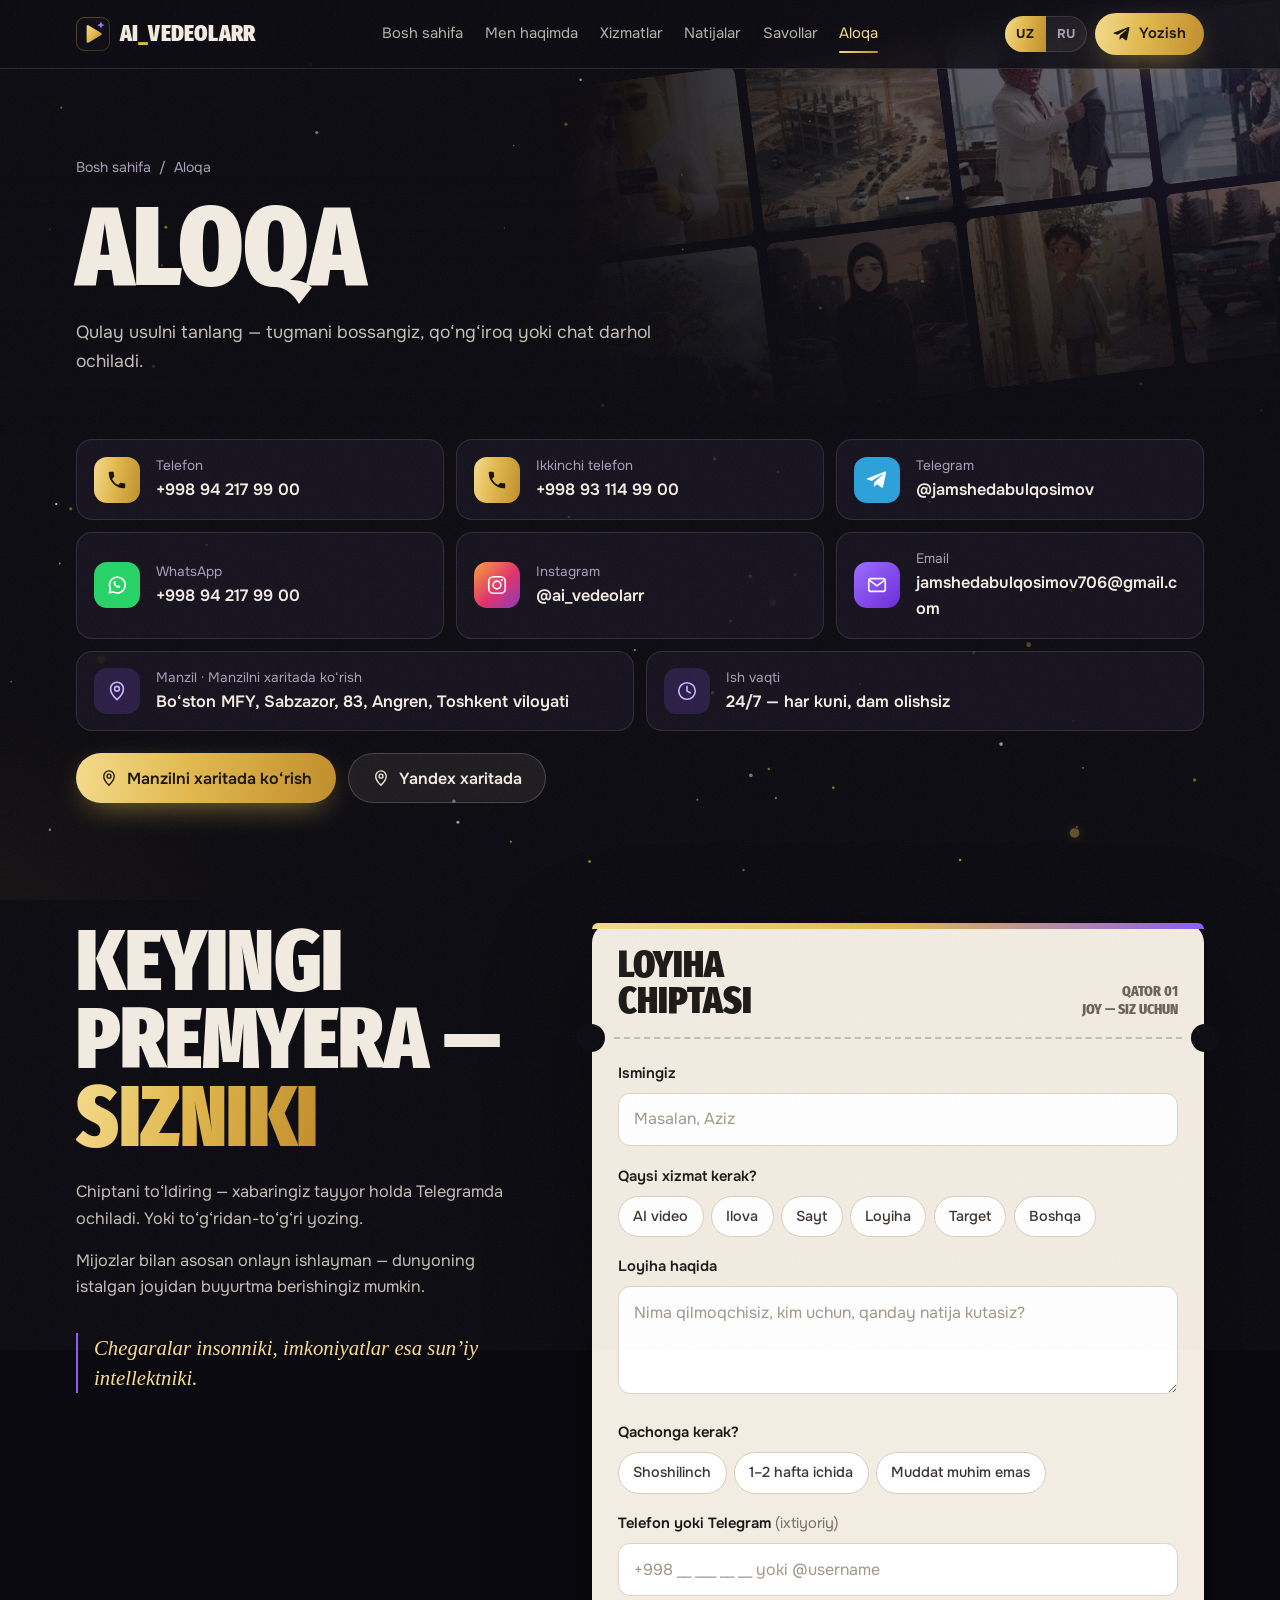
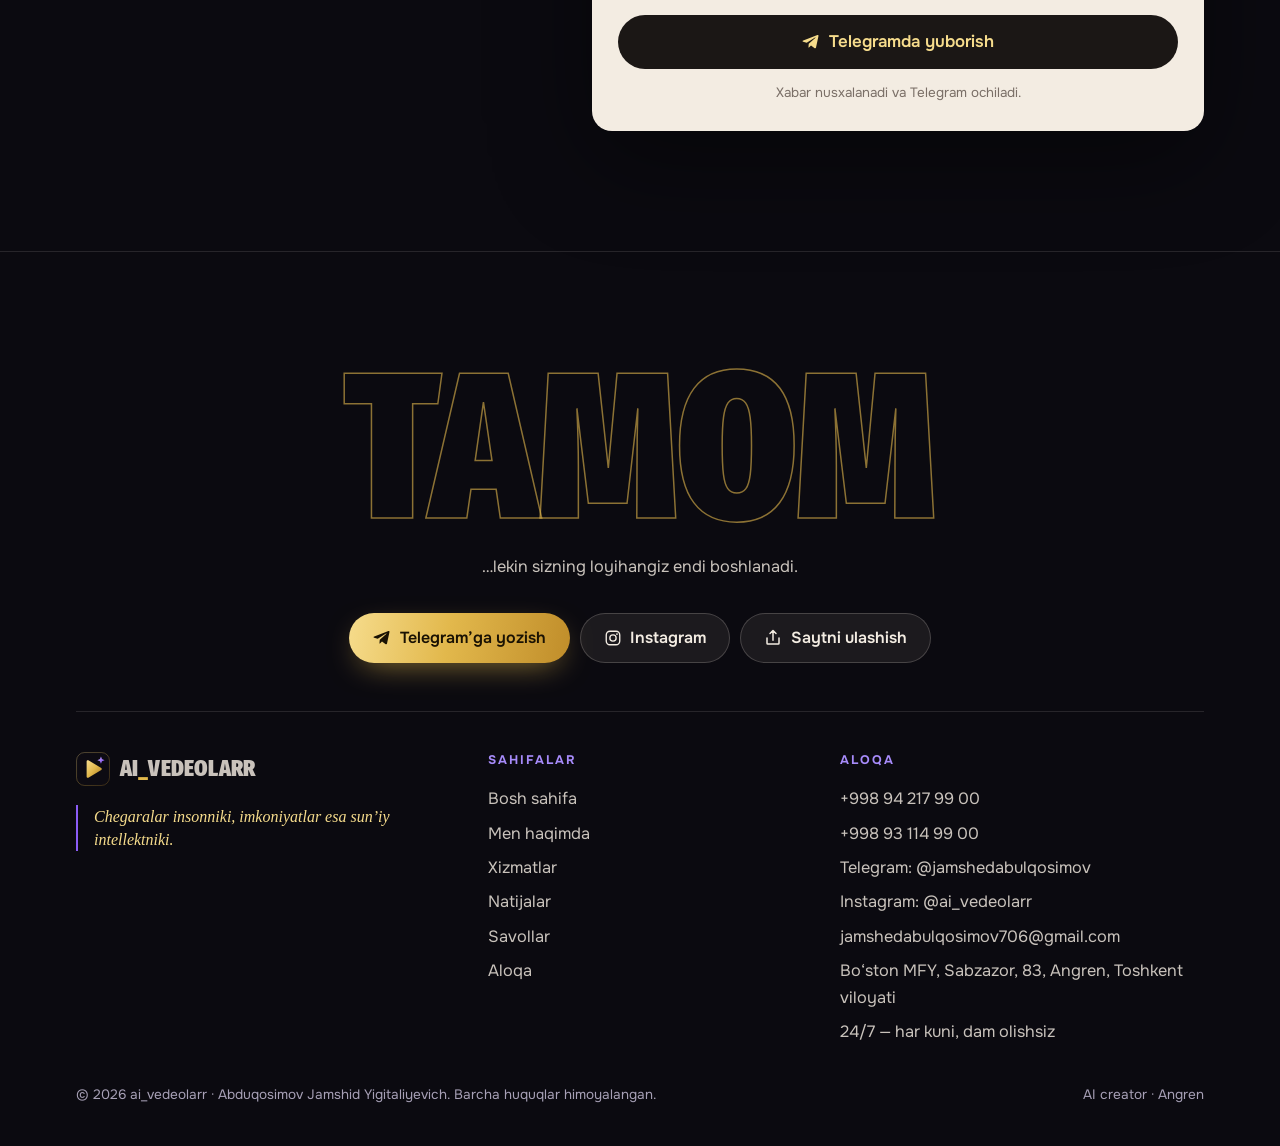
<file: aloqa.html>
<!DOCTYPE html>
<html lang="uz">
<head>
<meta charset="utf-8">
<meta name="viewport" content="width=device-width, initial-scale=1, viewport-fit=cover">
<title>Aloqa: Jamshid, AI xizmatlari, Angren, 24/7 | ai_vedeolarr</title>
<meta name="description" content="Telefon +998 94 217 99 00, Telegram @jamshedabulqosimov, WhatsApp, Instagram @ai_vedeolarr. Manzil: Angren, Bo‘ston MFY, Sabzazor, 83.">
<meta name="keywords" content="ai_vedeolarr, Jamshid, AI, sun&#x27;iy intellekt xizmatlari, AI video, AI reklama, sayt yaratish, ilova yaratish, loyiha, proekt, target">
<meta name="author" content="Abduqosimov Jamshid Yigitaliyevich">
<meta name="robots" content="index, follow, max-image-preview:large">
<link rel="canonical" href="https://sparkly-sundae-3ed3ee.netlify.app/aloqa.html">
<link rel="alternate" hreflang="uz" href="https://sparkly-sundae-3ed3ee.netlify.app/aloqa.html">
<link rel="alternate" hreflang="ru" href="https://sparkly-sundae-3ed3ee.netlify.app/ru/kontakty.html">
<link rel="alternate" hreflang="x-default" href="https://sparkly-sundae-3ed3ee.netlify.app/aloqa.html">
<meta name="theme-color" content="#0b0a10">
<link rel="icon" href="favicon.ico" sizes="48x48">
<link rel="icon" href="favicon.svg" type="image/svg+xml">
<link rel="apple-touch-icon" href="apple-touch-icon.png">
<link rel="manifest" href="site.webmanifest">
<meta property="og:type" content="website">
<meta property="og:site_name" content="ai_vedeolarr">
<meta property="og:title" content="Aloqa: Jamshid, AI xizmatlari, Angren, 24/7 | ai_vedeolarr">
<meta property="og:description" content="Telefon +998 94 217 99 00, Telegram @jamshedabulqosimov, WhatsApp, Instagram @ai_vedeolarr. Manzil: Angren, Bo‘ston MFY, Sabzazor, 83.">
<meta property="og:url" content="https://sparkly-sundae-3ed3ee.netlify.app/aloqa.html">
<meta property="og:image" content="https://sparkly-sundae-3ed3ee.netlify.app/images/og-image.jpg">
<meta property="og:image:width" content="1200">
<meta property="og:image:height" content="630">
<meta property="og:image:alt" content="ai_vedeolarr — Chegaralar insonniki, imkoniyatlar esa sun’iy intellektniki.">
<meta property="og:locale" content="uz_UZ">
<meta property="og:locale:alternate" content="ru_RU">
<meta name="twitter:card" content="summary_large_image">
<meta name="twitter:title" content="Aloqa: Jamshid, AI xizmatlari, Angren, 24/7 | ai_vedeolarr">
<meta name="twitter:description" content="Telefon +998 94 217 99 00, Telegram @jamshedabulqosimov, WhatsApp, Instagram @ai_vedeolarr. Manzil: Angren, Bo‘ston MFY, Sabzazor, 83.">
<meta name="twitter:image" content="https://sparkly-sundae-3ed3ee.netlify.app/images/og-image.jpg">
<link rel="preload" href="fonts/fira-xc-900.woff2" as="font" type="font/woff2" crossorigin>
<link rel="preload" href="fonts/onest-var.woff2" as="font" type="font/woff2" crossorigin>
<link rel="stylesheet" href="css/style.css">
<script>document.documentElement.classList.add('js');setTimeout(function(){if(!window.__fx)document.documentElement.classList.add('go','nofx')},3500);window.T={"render": "Kadr yaratilmoqda…", "done": "Tayyor kadr", "added": "«{x}» chiptaga qo‘shildi", "e_name": "Ismingizni yozing — kim bilan gaplashayotganimni bilishim uchun.", "e_need": "Xizmatni tanlang yoki loyiha haqida bir-ikki gap yozing.", "m_hi": "Assalomu alaykum, Jamshid! Saytingiz orqali yozyapman.", "m_name": "Ism", "m_svc": "Xizmat", "m_msg": "Loyiha", "m_when": "Muddat", "m_con": "Aloqa", "copied": "Xabar nusxalandi. Telegram ochildi — agar xabar chiqmasa, uni chatga joylashtiring.", "opened": "Telegram ochildi. @jamshedabulqosimov ga xabaringizni yozing.", "shared": "Havola nusxalandi.", "share_no": "Havolani brauzer manzil qatoridan nusxalang."};</script>
<style>.nofx .rv{opacity:1;transform:none}.nofx .leader{display:none}</style>
<script type="application/ld+json">{"@context": "https://schema.org", "@graph": [{"@type": "WebSite", "@id": "https://sparkly-sundae-3ed3ee.netlify.app/#website", "url": "https://sparkly-sundae-3ed3ee.netlify.app/", "name": "ai_vedeolarr", "inLanguage": ["uz", "ru"], "publisher": {"@id": "https://sparkly-sundae-3ed3ee.netlify.app/#business"}}, {"@type": "ProfessionalService", "@id": "https://sparkly-sundae-3ed3ee.netlify.app/#business", "name": "ai_vedeolarr", "slogan": "Chegaralar insonniki, imkoniyatlar esa sun’iy intellektniki.", "description": "Sun’iy intellekt xizmatlari: AI video va reklama, sayt, ilova, loyiha (proekt) va targetli reklama. Onlayn, butun dunyo bo‘ylab, 24/7.", "url": "https://sparkly-sundae-3ed3ee.netlify.app/", "logo": "https://sparkly-sundae-3ed3ee.netlify.app/images/logo-512.png", "image": "https://sparkly-sundae-3ed3ee.netlify.app/images/og-image.jpg", "telephone": "+998942179900", "email": "jamshedabulqosimov706@gmail.com", "address": {"@type": "PostalAddress", "streetAddress": "Bo‘ston MFY, Sabzazor, 83", "addressLocality": "Angren", "addressRegion": "Toshkent viloyati", "addressCountry": "UZ"}, "openingHoursSpecification": {"@type": "OpeningHoursSpecification", "dayOfWeek": ["Monday", "Tuesday", "Wednesday", "Thursday", "Friday", "Saturday", "Sunday"], "opens": "00:00", "closes": "23:59"}, "areaServed": "Worldwide", "founder": {"@id": "https://sparkly-sundae-3ed3ee.netlify.app/#jamshid"}, "contactPoint": [{"@type": "ContactPoint", "telephone": "+998942179900", "contactType": "customer service", "availableLanguage": ["uz", "ru", "tg"]}, {"@type": "ContactPoint", "telephone": "+998931149900", "contactType": "customer service", "availableLanguage": ["uz", "ru", "tg"]}], "sameAs": ["https://www.instagram.com/ai_vedeolarr/", "https://t.me/jamshedabulqosimov"]}, {"@type": "Person", "@id": "https://sparkly-sundae-3ed3ee.netlify.app/#jamshid", "name": "Abduqosimov Jamshid Yigitaliyevich", "givenName": "Jamshid", "familyName": "Abduqosimov", "alternateName": ["Abduqosimov Jamshid", "Jamshed Abulqosimov", "Абдуқосимов Жамшид"], "jobTitle": "AI creator", "worksFor": {"@id": "https://sparkly-sundae-3ed3ee.netlify.app/#business"}, "url": "https://sparkly-sundae-3ed3ee.netlify.app/men-haqimda.html", "image": "https://sparkly-sundae-3ed3ee.netlify.app/images/jamshid-abduqosimov.jpg", "telephone": "+998942179900", "email": "jamshedabulqosimov706@gmail.com", "address": {"@type": "PostalAddress", "addressLocality": "Angren", "addressRegion": "Toshkent viloyati", "addressCountry": "UZ"}, "knowsAbout": ["Artificial intelligence", "AI video", "Web development", "App development", "Targeted advertising"], "sameAs": ["https://www.instagram.com/ai_vedeolarr/", "https://t.me/jamshedabulqosimov"]}, {"@type": "ContactPage", "@id": "https://sparkly-sundae-3ed3ee.netlify.app/aloqa.html#webpage", "url": "https://sparkly-sundae-3ed3ee.netlify.app/aloqa.html", "name": "Aloqa: Jamshid, AI xizmatlari, Angren, 24/7 | ai_vedeolarr", "description": "Telefon +998 94 217 99 00, Telegram @jamshedabulqosimov, WhatsApp, Instagram @ai_vedeolarr. Manzil: Angren, Bo‘ston MFY, Sabzazor, 83.", "inLanguage": "uz", "isPartOf": {"@id": "https://sparkly-sundae-3ed3ee.netlify.app/#website"}, "about": {"@id": "https://sparkly-sundae-3ed3ee.netlify.app/#business"}, "primaryImageOfPage": "https://sparkly-sundae-3ed3ee.netlify.app/images/og-image.jpg"}, {"@type": "BreadcrumbList", "itemListElement": [{"@type": "ListItem", "position": 1, "name": "Bosh sahifa", "item": "https://sparkly-sundae-3ed3ee.netlify.app/"}, {"@type": "ListItem", "position": 2, "name": "Aloqa", "item": "https://sparkly-sundae-3ed3ee.netlify.app/aloqa.html"}]}]}</script>
</head>
<body class="inner">
<a class="skip" href="#main">Asosiy matnga o‘tish</a>
<canvas id="dust" aria-hidden="true"></canvas>
<div class="grain" aria-hidden="true"></div>

<svg width="0" height="0" style="position:absolute" aria-hidden="true">
<symbol id="i-ph" viewBox="0 0 24 24"><path fill="currentColor" d="M6.6 10.8a15.1 15.1 0 0 0 6.6 6.6l2.2-2.2a1 1 0 0 1 1-.25 11.4 11.4 0 0 0 3.6.57 1 1 0 0 1 1 1V20a1 1 0 0 1-1 1A17 17 0 0 1 3 4a1 1 0 0 1 1-1h3.5a1 1 0 0 1 1 1c0 1.25.2 2.45.57 3.57a1 1 0 0 1-.25 1z"/></symbol>
<symbol id="i-tg" viewBox="0 0 24 24"><path fill="currentColor" d="M21.9 4.3 18.7 19.4c-.2 1.1-.9 1.3-1.8.8l-4.9-3.6-2.4 2.3c-.3.3-.5.5-1 .5l.4-5 9-8.2c.4-.3-.1-.5-.6-.2L6.3 13l-4.8-1.5c-1-.3-1.1-1 .2-1.5l18.9-7.3c.9-.3 1.6.2 1.3 1.6z"/></symbol>
<symbol id="i-wa" viewBox="0 0 24 24"><path fill="none" stroke="currentColor" stroke-width="1.8" stroke-linejoin="round" d="M3.6 20.4l1.3-4.1A8.6 8.6 0 1 1 8.1 19.5z"/><path fill="currentColor" d="M9.3 7.5c.3-.1.6 0 .7.3l.7 1.6c.1.3 0 .5-.2.7l-.5.5c.5 1.1 1.4 2 2.5 2.5l.5-.5c.2-.2.5-.3.7-.2l1.6.7c.3.1.4.4.3.7-.3.9-1.1 1.5-2 1.4-2.8-.4-5-2.6-5.4-5.4-.1-.9.4-1.8 1.1-2.3z"/></symbol>
<symbol id="i-ig" viewBox="0 0 24 24"><g fill="none" stroke="currentColor" stroke-width="1.8"><rect x="3" y="3" width="18" height="18" rx="5"/><circle cx="12" cy="12" r="4.2"/></g><circle cx="17.3" cy="6.7" r="1.2" fill="currentColor"/></symbol>
<symbol id="i-em" viewBox="0 0 24 24"><g fill="none" stroke="currentColor" stroke-width="1.8" stroke-linejoin="round"><rect x="3" y="5" width="18" height="14" rx="2.5"/><path d="M4 7l8 6 8-6"/></g></symbol>
<symbol id="i-pin" viewBox="0 0 24 24"><g fill="none" stroke="currentColor" stroke-width="1.8"><path d="M12 21.5s7-6.2 7-12a7 7 0 1 0-14 0c0 5.8 7 12 7 12z"/><circle cx="12" cy="9.5" r="2.6"/></g></symbol>
<symbol id="i-clk" viewBox="0 0 24 24"><g fill="none" stroke="currentColor" stroke-width="1.8" stroke-linecap="round"><circle cx="12" cy="12" r="9"/><path d="M12 7v5l3.5 2"/></g></symbol>
<symbol id="i-l" viewBox="0 0 24 24"><path fill="none" stroke="currentColor" stroke-width="2" stroke-linecap="round" stroke-linejoin="round" d="M15 5l-7 7 7 7"/></symbol>
<symbol id="i-r" viewBox="0 0 24 24"><path fill="none" stroke="currentColor" stroke-width="2" stroke-linecap="round" stroke-linejoin="round" d="M9 5l7 7-7 7"/></symbol>
<symbol id="i-x" viewBox="0 0 24 24"><path fill="none" stroke="currentColor" stroke-width="2" stroke-linecap="round" d="M6 6l12 12M18 6L6 18"/></symbol>
<symbol id="i-share" viewBox="0 0 24 24"><path fill="none" stroke="currentColor" stroke-width="2" stroke-linecap="round" stroke-linejoin="round" d="M4 12v7a1 1 0 0 0 1 1h14a1 1 0 0 0 1-1v-7M16 6l-4-4-4 4M12 2v13"/></symbol>
</svg>
<header class="nav" id="nav">
  <div class="wrap nav-in">
    <a class="brand" href="index.html"><img src="images/logo.svg" alt="ai_vedeolarr logotipi" width="34" height="34"><span class="brand-name">ai<b>_</b>vedeolarr</span></a>
    <nav class="nav-links" aria-label="Menyu"><a href="index.html">Bosh sahifa</a><a href="men-haqimda.html">Men haqimda</a><a href="xizmatlar.html">Xizmatlar</a><a href="natijalar.html">Natijalar</a><a href="savollar.html">Savollar</a><a href="aloqa.html" aria-current="page">Aloqa</a></nav>
    <div class="nav-right">
      <div class="lang"><a href="aloqa.html" hreflang="uz" lang="uz" aria-current="true">UZ</a><a href="ru/kontakty.html" hreflang="ru" lang="ru">RU</a></div>
      <a class="btn btn-main btn-sm nav-cta" href="https://t.me/jamshedabulqosimov" target="_blank" rel="noopener"><svg aria-hidden="true"><use href="#i-tg"/></svg><span>Yozish</span></a>
      <button class="burger" id="burger" type="button" aria-expanded="false" aria-controls="sheet" aria-label="Menyu"><span></span><span></span><span></span></button>
    </div>
  </div>
  <div class="progress" id="progress"></div>
</header>
<div class="sheet" id="sheet">
  <nav aria-label="Menyu"><a href="index.html">Bosh sahifa</a><a href="men-haqimda.html">Men haqimda</a><a href="xizmatlar.html">Xizmatlar</a><a href="natijalar.html">Natijalar</a><a href="savollar.html">Savollar</a><a href="aloqa.html" aria-current="page">Aloqa</a></nav>
  <div class="sheet-foot">
    <a class="btn btn-main" href="tel:+998942179900"><svg aria-hidden="true"><use href="#i-ph"/></svg>Qo‘ng‘iroq qilish</a>
    <a class="btn btn-vio" href="https://t.me/jamshedabulqosimov" target="_blank" rel="noopener"><svg aria-hidden="true"><use href="#i-tg"/></svg>Telegram</a>
    <a class="btn btn-ghost" href="https://wa.me/998942179900" target="_blank" rel="noopener"><svg aria-hidden="true"><use href="#i-wa"/></svg>WhatsApp</a>
  </div>
</div>
<main id="main">
<section class="phead"><div class="phead-strip" aria-hidden="true"><img src="images/works/thumb/ai-video-komediya-08.jpg" alt="" width="236" height="211" loading="lazy" decoding="async"><img src="images/works/thumb/ai-video-drama-09.jpg" alt="" width="236" height="211" loading="lazy" decoding="async"><img src="images/works/thumb/ai-video-komediya-12.jpg" alt="" width="236" height="211" loading="lazy" decoding="async"><img src="images/works/thumb/ai-video-drama-01.jpg" alt="" width="236" height="211" loading="lazy" decoding="async"><img src="images/works/thumb/ai-video-drama-02.jpg" alt="" width="236" height="211" loading="lazy" decoding="async"><img src="images/works/thumb/ai-video-drama-03.jpg" alt="" width="236" height="211" loading="lazy" decoding="async"><img src="images/works/thumb/ai-video-drama-04.jpg" alt="" width="236" height="211" loading="lazy" decoding="async"><img src="images/works/thumb/ai-video-drama-05.jpg" alt="" width="236" height="211" loading="lazy" decoding="async"></div><div class="wrap">
  <nav class="crumbs" aria-label="breadcrumb"><a href="index.html">Bosh sahifa</a><span aria-hidden="true">/</span><span>Aloqa</span></nav>
  <h1 class="ph-h1">Aloqa</h1><p class="lead">Qulay usulni tanlang — tugmani bossangiz, qo‘ng‘iroq yoki chat darhol ochiladi.</p>
</div></section>
<section class="sec" style="padding-top:0"><div class="wrap">
  <div class="direct direct-grid rv"><a href="tel:+998942179900"><span class="ic ic-ph"><svg aria-hidden="true"><use href="#i-ph"/></svg></span><span><small>Telefon</small><b>+998 94 217 99 00</b></span></a><a href="tel:+998931149900"><span class="ic ic-ph"><svg aria-hidden="true"><use href="#i-ph"/></svg></span><span><small>Ikkinchi telefon</small><b>+998 93 114 99 00</b></span></a><a href="https://t.me/jamshedabulqosimov" target="_blank" rel="noopener"><span class="ic ic-tg"><svg aria-hidden="true"><use href="#i-tg"/></svg></span><span><small>Telegram</small><b>@jamshedabulqosimov</b></span></a><a href="https://wa.me/998942179900" target="_blank" rel="noopener"><span class="ic ic-wa"><svg aria-hidden="true"><use href="#i-wa"/></svg></span><span><small>WhatsApp</small><b>+998 94 217 99 00</b></span></a><a href="https://www.instagram.com/ai_vedeolarr/" target="_blank" rel="noopener"><span class="ic ic-ig"><svg aria-hidden="true"><use href="#i-ig"/></svg></span><span><small>Instagram</small><b>@ai_vedeolarr</b></span></a><a href="mailto:jamshedabulqosimov706@gmail.com"><span class="ic ic-em"><svg aria-hidden="true"><use href="#i-em"/></svg></span><span><small>Email</small><b>jamshedabulqosimov706@gmail.com</b></span></a></div>
  <div class="direct direct-grid two rv" style="margin-top:.75rem">
    <a href="https://www.google.com/maps/search/?api=1&query=Angren%2C%20Bo%27ston%20MFY%2C%20Sabzazor%2083%2C%20Toshkent%20viloyati%2C%20Uzbekistan" target="_blank" rel="noopener"><span class="ic ic-pin"><svg aria-hidden="true"><use href="#i-pin"/></svg></span><span><small>Manzil · Manzilni xaritada ko‘rish</small><b>Bo‘ston MFY, Sabzazor, 83, Angren, Toshkent viloyati</b></span></a>
    <div class="row"><span class="ic ic-clk"><svg aria-hidden="true"><use href="#i-clk"/></svg></span><span><small>Ish vaqti</small><b>24/7 — har kuni, dam olishsiz</b></span></div>
  </div>
  <div class="hero-cta rv" style="margin-top:1.4rem"><a class="btn btn-main" href="https://www.google.com/maps/search/?api=1&query=Angren%2C%20Bo%27ston%20MFY%2C%20Sabzazor%2083%2C%20Toshkent%20viloyati%2C%20Uzbekistan" target="_blank" rel="noopener"><svg aria-hidden="true"><use href="#i-pin"/></svg>Manzilni xaritada ko‘rish</a><a class="btn btn-ghost" href="https://yandex.uz/maps/?text=Angren%2C%20Bo%27ston%20MFY%2C%20Sabzazor%2083%2C%20Toshkent%20viloyati%2C%20Uzbekistan" target="_blank" rel="noopener"><svg aria-hidden="true"><use href="#i-pin"/></svg>Yandex xaritada</a></div>
</div></section>
<section class="sec" id="aloqa" style="padding-top:0"><div class="wrap contact-grid">
  <div class="rv"><h2 class="h2">Keyingi premyera — <em>sizniki</em></h2><p class="lead" style="margin-top:1.4rem">Chiptani to‘ldiring — xabaringiz tayyor holda Telegramda ochiladi. Yoki to‘g‘ridan-to‘g‘ri yozing.</p><p class="lead" style="margin-top:1rem">Mijozlar bilan asosan onlayn ishlayman — dunyoning istalgan joyidan buyurtma berishingiz mumkin.</p>
    <p class="slogan" style="margin-top:2rem">Chegaralar insonniki, imkoniyatlar esa sun’iy intellektniki.</p></div>
  <div class="ticket rv" id="chipta">
  <div class="ticket-top"><p class="ticket-title">Loyiha chiptasi</p><div class="ticket-meta">Qator 01<br>Joy — siz uchun</div></div>
  <div class="perf" aria-hidden="true"></div>
  <form id="brief" novalidate>
    <div class="fld"><label for="f-name">Ismingiz</label><input id="f-name" autocomplete="name" placeholder="Masalan, Aziz"></div>
    <div class="fld"><span class="lbl" id="l-svc">Qaysi xizmat kerak?</span><div class="chips" id="chips" role="group" aria-labelledby="l-svc"><button class="chip" type="button" aria-pressed="false">AI video</button><button class="chip" type="button" aria-pressed="false">Ilova</button><button class="chip" type="button" aria-pressed="false">Sayt</button><button class="chip" type="button" aria-pressed="false">Loyiha</button><button class="chip" type="button" aria-pressed="false">Target</button><button class="chip" type="button" aria-pressed="false">Boshqa</button></div></div>
    <div class="fld"><label for="f-msg">Loyiha haqida</label><textarea id="f-msg" placeholder="Nima qilmoqchisiz, kim uchun, qanday natija kutasiz?"></textarea></div>
    <div class="fld"><span class="lbl" id="l-when">Qachonga kerak?</span><div class="chips" id="when" role="group" aria-labelledby="l-when"><button class="chip" type="button" aria-pressed="false">Shoshilinch</button><button class="chip" type="button" aria-pressed="false">1–2 hafta ichida</button><button class="chip" type="button" aria-pressed="false">Muddat muhim emas</button></div></div>
    <div class="fld"><label for="f-contact">Telefon yoki Telegram <span class="opt">(ixtiyoriy)</span></label><input id="f-contact" inputmode="tel" placeholder="+998 __ ___ __ __ yoki @username"></div>
    <p class="err" id="err" role="alert"></p>
    <button class="btn btn-main" type="submit"><svg aria-hidden="true"><use href="#i-tg"/></svg><span>Telegramda yuborish</span></button>
    <p class="form-note">Xabar nusxalanadi va Telegram ochiladi.</p>
  </form>
</div>
</div></section>
</main>
<footer class="foot">
  <div class="wrap">
    <p class="fin" aria-hidden="true">Tamom</p>
    <p class="fin-sub">…lekin sizning loyihangiz endi boshlanadi.</p>
    <div class="foot-row">
      <a class="btn btn-main" href="https://t.me/jamshedabulqosimov" target="_blank" rel="noopener"><svg aria-hidden="true"><use href="#i-tg"/></svg><span>Telegram’ga yozish</span></a>
      <a class="btn btn-ghost" href="https://www.instagram.com/ai_vedeolarr/" target="_blank" rel="noopener"><svg aria-hidden="true"><use href="#i-ig"/></svg>Instagram</a>
      <button class="btn btn-ghost" id="share" type="button"><svg aria-hidden="true"><use href="#i-share"/></svg><span>Saytni ulashish</span></button>
    </div>
    <div class="foot-grid">
      <div><a class="brand" href="index.html"><img src="images/logo.svg" alt="ai_vedeolarr logotipi" width="34" height="34" loading="lazy"><span class="brand-name">ai<b>_</b>vedeolarr</span></a>
        <p class="slogan">Chegaralar insonniki, imkoniyatlar esa sun’iy intellektniki.</p></div>
      <div><h2>Sahifalar</h2><ul><li><a href="index.html">Bosh sahifa</a></li><li><a href="men-haqimda.html">Men haqimda</a></li><li><a href="xizmatlar.html">Xizmatlar</a></li><li><a href="natijalar.html">Natijalar</a></li><li><a href="savollar.html">Savollar</a></li><li><a href="aloqa.html">Aloqa</a></li></ul></div>
      <div><h2>Aloqa</h2>
        <address>
          <a href="tel:+998942179900">+998 94 217 99 00</a><a href="tel:+998931149900">+998 93 114 99 00</a>
          <a href="https://t.me/jamshedabulqosimov" target="_blank" rel="noopener">Telegram: @jamshedabulqosimov</a>
          <a href="https://www.instagram.com/ai_vedeolarr/" target="_blank" rel="noopener">Instagram: @ai_vedeolarr</a>
          <a href="mailto:jamshedabulqosimov706@gmail.com">jamshedabulqosimov706@gmail.com</a>
          <a href="https://www.google.com/maps/search/?api=1&query=Angren%2C%20Bo%27ston%20MFY%2C%20Sabzazor%2083%2C%20Toshkent%20viloyati%2C%20Uzbekistan" target="_blank" rel="noopener">Bo‘ston MFY, Sabzazor, 83, Angren, Toshkent viloyati</a>
          <span>24/7 — har kuni, dam olishsiz</span>
        </address></div>
    </div>
    <p class="copy"><span>© 2026 ai_vedeolarr · Abduqosimov Jamshid Yigitaliyevich. Barcha huquqlar himoyalangan.</span><span>AI creator · Angren</span></p>
  </div>
</footer>

<nav class="dock" id="dock" aria-label="Qo‘ng‘iroq qilish">
  <a href="tel:+998942179900"><svg aria-hidden="true"><use href="#i-ph"/></svg>Qo‘ng‘iroq</a>
  <a href="https://t.me/jamshedabulqosimov" target="_blank" rel="noopener"><svg aria-hidden="true"><use href="#i-tg"/></svg>Telegram</a>
  <a href="https://wa.me/998942179900" target="_blank" rel="noopener"><svg aria-hidden="true"><use href="#i-wa"/></svg>WhatsApp</a>
</nav>
<div class="toast" id="toast" role="status" aria-live="polite"></div>
<script src="js/main.js" defer></script>
</body>
</html>
</file>
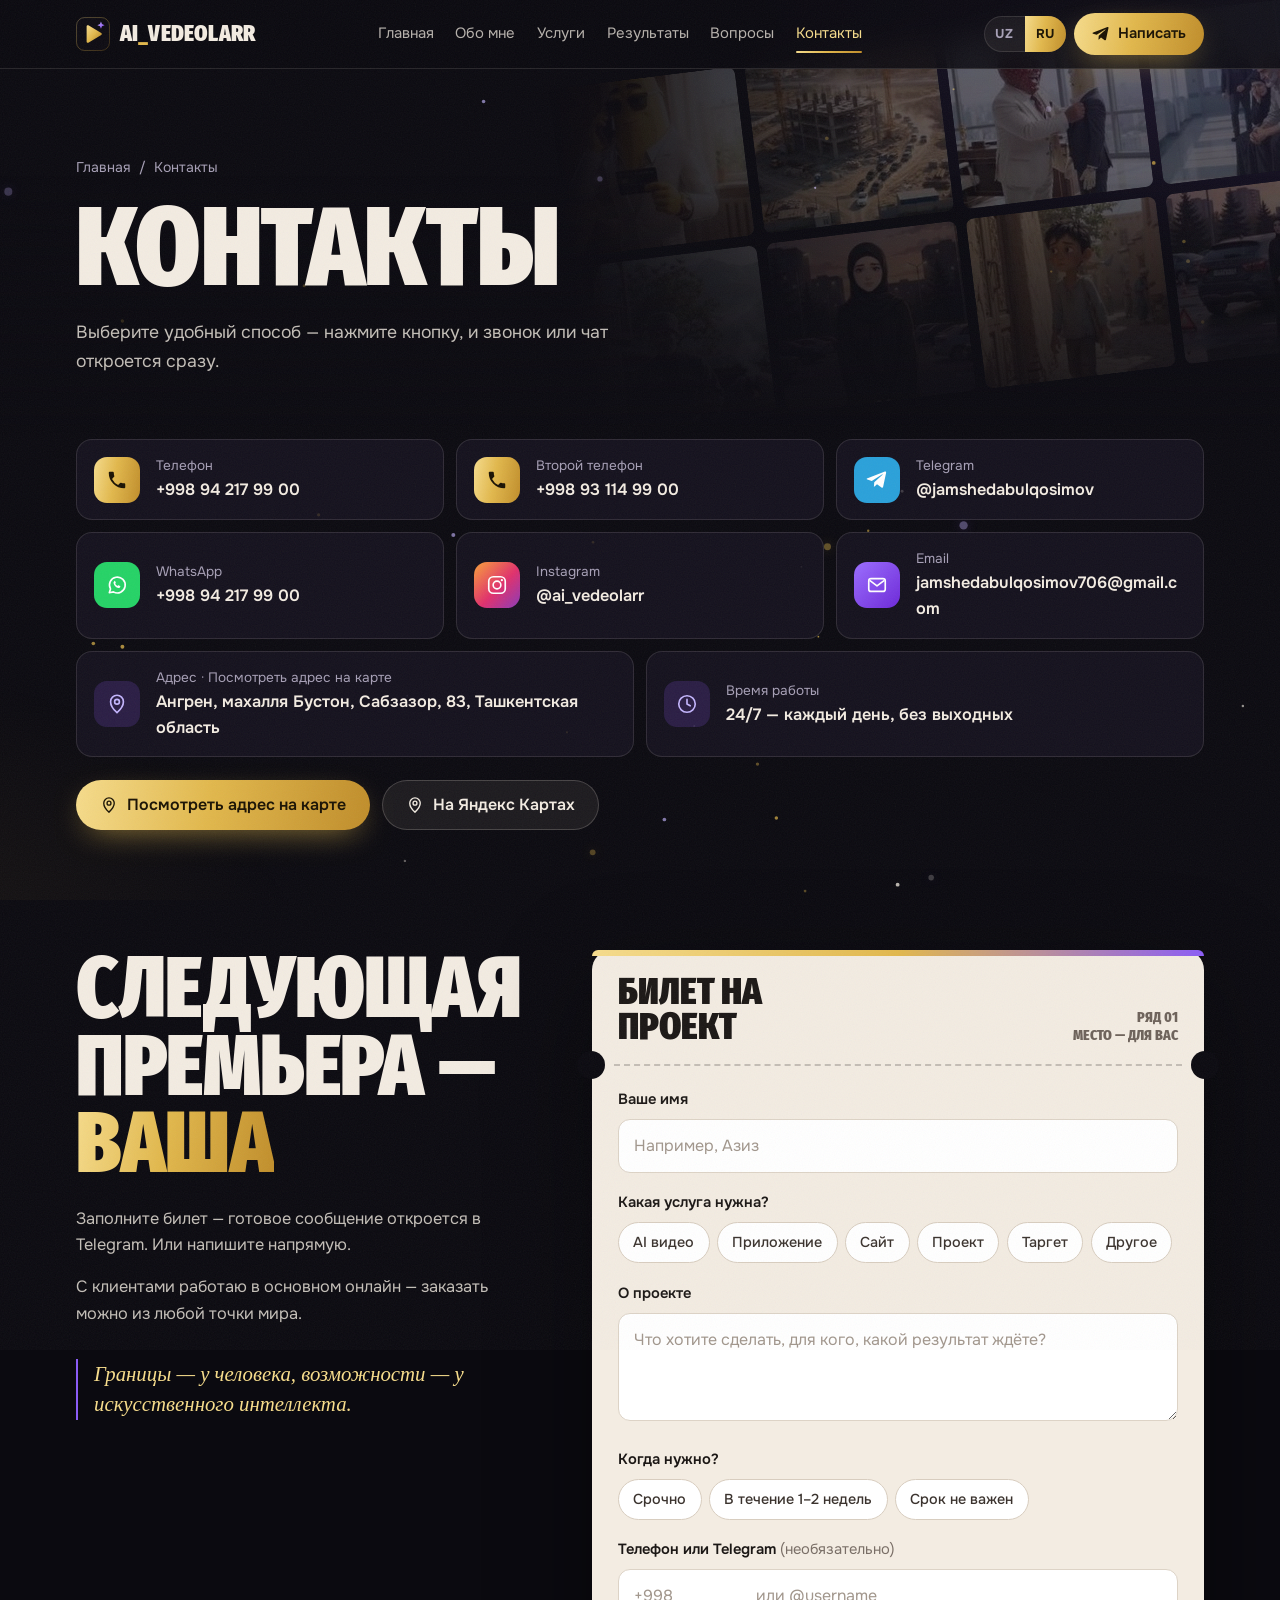
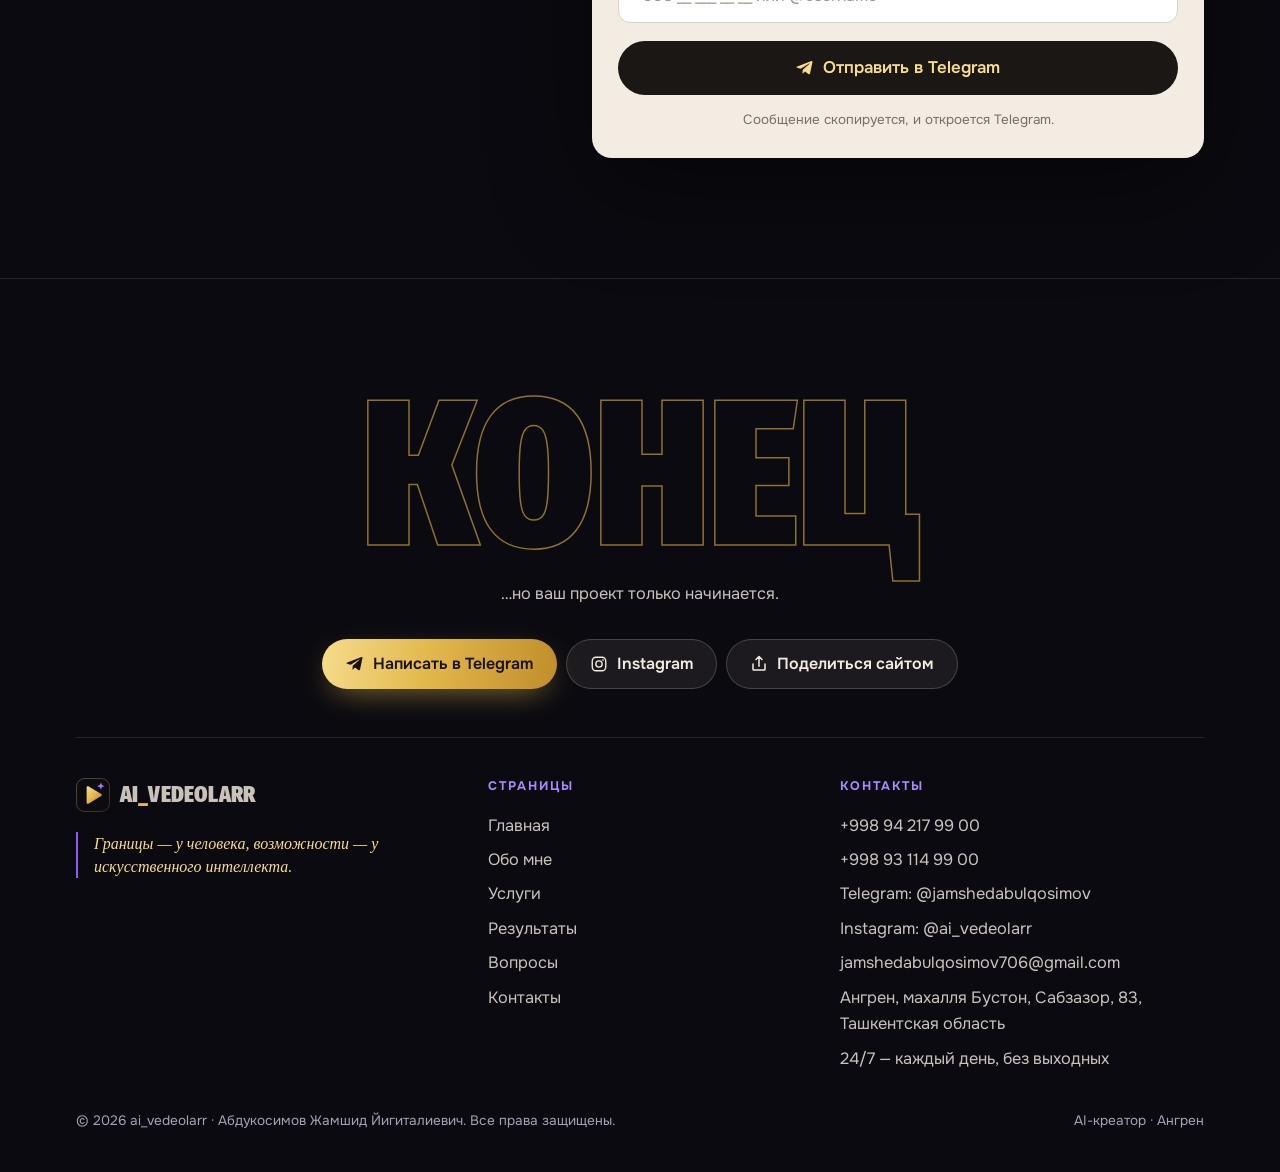
<file: kontakty.html>
<!DOCTYPE html>
<html lang="ru">
<head>
<meta charset="utf-8">
<meta name="viewport" content="width=device-width, initial-scale=1, viewport-fit=cover">
<title>Контакты: Жамшид, AI услуги, Ангрен, 24/7 | ai_vedeolarr</title>
<meta name="description" content="Телефон +998 94 217 99 00, Telegram @jamshedabulqosimov, WhatsApp, Instagram @ai_vedeolarr. Адрес: Ангрен, махалля Бустон, Сабзазор, 83.">
<meta name="keywords" content="ai_vedeolarr, Жамшид, услуги искусственного интеллекта, AI видео, AI реклама, создание сайтов, разработка приложений, таргетированная реклама">
<meta name="author" content="Абдукосимов Жамшид Йигиталиевич">
<meta name="robots" content="index, follow, max-image-preview:large">
<link rel="canonical" href="https://sparkly-sundae-3ed3ee.netlify.app/ru/kontakty.html">
<link rel="alternate" hreflang="uz" href="https://sparkly-sundae-3ed3ee.netlify.app/aloqa.html">
<link rel="alternate" hreflang="ru" href="https://sparkly-sundae-3ed3ee.netlify.app/ru/kontakty.html">
<link rel="alternate" hreflang="x-default" href="https://sparkly-sundae-3ed3ee.netlify.app/aloqa.html">
<meta name="theme-color" content="#0b0a10">
<link rel="icon" href="../favicon.ico" sizes="48x48">
<link rel="icon" href="../favicon.svg" type="image/svg+xml">
<link rel="apple-touch-icon" href="../apple-touch-icon.png">
<link rel="manifest" href="../site.webmanifest">
<meta property="og:type" content="website">
<meta property="og:site_name" content="ai_vedeolarr">
<meta property="og:title" content="Контакты: Жамшид, AI услуги, Ангрен, 24/7 | ai_vedeolarr">
<meta property="og:description" content="Телефон +998 94 217 99 00, Telegram @jamshedabulqosimov, WhatsApp, Instagram @ai_vedeolarr. Адрес: Ангрен, махалля Бустон, Сабзазор, 83.">
<meta property="og:url" content="https://sparkly-sundae-3ed3ee.netlify.app/ru/kontakty.html">
<meta property="og:image" content="https://sparkly-sundae-3ed3ee.netlify.app/images/og-image-ru.jpg">
<meta property="og:image:width" content="1200">
<meta property="og:image:height" content="630">
<meta property="og:image:alt" content="ai_vedeolarr — Границы — у человека, возможности — у искусственного интеллекта.">
<meta property="og:locale" content="ru_RU">
<meta property="og:locale:alternate" content="uz_UZ">
<meta name="twitter:card" content="summary_large_image">
<meta name="twitter:title" content="Контакты: Жамшид, AI услуги, Ангрен, 24/7 | ai_vedeolarr">
<meta name="twitter:description" content="Телефон +998 94 217 99 00, Telegram @jamshedabulqosimov, WhatsApp, Instagram @ai_vedeolarr. Адрес: Ангрен, махалля Бустон, Сабзазор, 83.">
<meta name="twitter:image" content="https://sparkly-sundae-3ed3ee.netlify.app/images/og-image-ru.jpg">
<link rel="preload" href="../fonts/fira-xc-900.woff2" as="font" type="font/woff2" crossorigin>
<link rel="preload" href="../fonts/onest-var.woff2" as="font" type="font/woff2" crossorigin>
<link rel="stylesheet" href="../css/style.css">
<script>document.documentElement.classList.add('js');setTimeout(function(){if(!window.__fx)document.documentElement.classList.add('go','nofx')},3500);window.T={"render": "Создаю кадр…", "done": "Готовый кадр", "added": "«{x}» добавлено в билет", "e_name": "Напишите ваше имя, чтобы я знал, с кем говорю.", "e_need": "Выберите услугу или напишите пару слов о проекте.", "m_hi": "Здравствуйте, Жамшид! Пишу с вашего сайта.", "m_name": "Имя", "m_svc": "Услуга", "m_msg": "Проект", "m_when": "Срок", "m_con": "Контакт", "copied": "Сообщение скопировано. Telegram открыт — если текста нет, вставьте его в чат.", "opened": "Telegram открыт. Напишите @jamshedabulqosimov.", "shared": "Ссылка скопирована.", "share_no": "Скопируйте ссылку из адресной строки."};</script>
<style>.nofx .rv{opacity:1;transform:none}.nofx .leader{display:none}</style>
<script type="application/ld+json">{"@context": "https://schema.org", "@graph": [{"@type": "WebSite", "@id": "https://sparkly-sundae-3ed3ee.netlify.app/#website", "url": "https://sparkly-sundae-3ed3ee.netlify.app/", "name": "ai_vedeolarr", "inLanguage": ["uz", "ru"], "publisher": {"@id": "https://sparkly-sundae-3ed3ee.netlify.app/#business"}}, {"@type": "ProfessionalService", "@id": "https://sparkly-sundae-3ed3ee.netlify.app/#business", "name": "ai_vedeolarr", "slogan": "Chegaralar insonniki, imkoniyatlar esa sun’iy intellektniki.", "description": "Услуги искусственного интеллекта: AI видео и реклама, сайты, приложения, проекты и таргетированная реклама. Онлайн, по всему миру, 24/7.", "url": "https://sparkly-sundae-3ed3ee.netlify.app/", "logo": "https://sparkly-sundae-3ed3ee.netlify.app/images/logo-512.png", "image": "https://sparkly-sundae-3ed3ee.netlify.app/images/og-image.jpg", "telephone": "+998942179900", "email": "jamshedabulqosimov706@gmail.com", "address": {"@type": "PostalAddress", "streetAddress": "Bo‘ston MFY, Sabzazor, 83", "addressLocality": "Angren", "addressRegion": "Toshkent viloyati", "addressCountry": "UZ"}, "openingHoursSpecification": {"@type": "OpeningHoursSpecification", "dayOfWeek": ["Monday", "Tuesday", "Wednesday", "Thursday", "Friday", "Saturday", "Sunday"], "opens": "00:00", "closes": "23:59"}, "areaServed": "Worldwide", "founder": {"@id": "https://sparkly-sundae-3ed3ee.netlify.app/#jamshid"}, "contactPoint": [{"@type": "ContactPoint", "telephone": "+998942179900", "contactType": "customer service", "availableLanguage": ["uz", "ru", "tg"]}, {"@type": "ContactPoint", "telephone": "+998931149900", "contactType": "customer service", "availableLanguage": ["uz", "ru", "tg"]}], "sameAs": ["https://www.instagram.com/ai_vedeolarr/", "https://t.me/jamshedabulqosimov"]}, {"@type": "Person", "@id": "https://sparkly-sundae-3ed3ee.netlify.app/#jamshid", "name": "Abduqosimov Jamshid Yigitaliyevich", "givenName": "Jamshid", "familyName": "Abduqosimov", "alternateName": ["Abduqosimov Jamshid", "Jamshed Abulqosimov", "Абдуқосимов Жамшид"], "jobTitle": "AI creator", "worksFor": {"@id": "https://sparkly-sundae-3ed3ee.netlify.app/#business"}, "url": "https://sparkly-sundae-3ed3ee.netlify.app/men-haqimda.html", "image": "https://sparkly-sundae-3ed3ee.netlify.app/images/jamshid-abduqosimov.jpg", "telephone": "+998942179900", "email": "jamshedabulqosimov706@gmail.com", "address": {"@type": "PostalAddress", "addressLocality": "Angren", "addressRegion": "Toshkent viloyati", "addressCountry": "UZ"}, "knowsAbout": ["Artificial intelligence", "AI video", "Web development", "App development", "Targeted advertising"], "sameAs": ["https://www.instagram.com/ai_vedeolarr/", "https://t.me/jamshedabulqosimov"]}, {"@type": "ContactPage", "@id": "https://sparkly-sundae-3ed3ee.netlify.app/ru/kontakty.html#webpage", "url": "https://sparkly-sundae-3ed3ee.netlify.app/ru/kontakty.html", "name": "Контакты: Жамшид, AI услуги, Ангрен, 24/7 | ai_vedeolarr", "description": "Телефон +998 94 217 99 00, Telegram @jamshedabulqosimov, WhatsApp, Instagram @ai_vedeolarr. Адрес: Ангрен, махалля Бустон, Сабзазор, 83.", "inLanguage": "ru", "isPartOf": {"@id": "https://sparkly-sundae-3ed3ee.netlify.app/#website"}, "about": {"@id": "https://sparkly-sundae-3ed3ee.netlify.app/#business"}, "primaryImageOfPage": "https://sparkly-sundae-3ed3ee.netlify.app/images/og-image-ru.jpg"}, {"@type": "BreadcrumbList", "itemListElement": [{"@type": "ListItem", "position": 1, "name": "Главная", "item": "https://sparkly-sundae-3ed3ee.netlify.app/ru/"}, {"@type": "ListItem", "position": 2, "name": "Контакты", "item": "https://sparkly-sundae-3ed3ee.netlify.app/ru/kontakty.html"}]}]}</script>
</head>
<body class="inner">
<a class="skip" href="#main">Перейти к содержанию</a>
<canvas id="dust" aria-hidden="true"></canvas>
<div class="grain" aria-hidden="true"></div>

<svg width="0" height="0" style="position:absolute" aria-hidden="true">
<symbol id="i-ph" viewBox="0 0 24 24"><path fill="currentColor" d="M6.6 10.8a15.1 15.1 0 0 0 6.6 6.6l2.2-2.2a1 1 0 0 1 1-.25 11.4 11.4 0 0 0 3.6.57 1 1 0 0 1 1 1V20a1 1 0 0 1-1 1A17 17 0 0 1 3 4a1 1 0 0 1 1-1h3.5a1 1 0 0 1 1 1c0 1.25.2 2.45.57 3.57a1 1 0 0 1-.25 1z"/></symbol>
<symbol id="i-tg" viewBox="0 0 24 24"><path fill="currentColor" d="M21.9 4.3 18.7 19.4c-.2 1.1-.9 1.3-1.8.8l-4.9-3.6-2.4 2.3c-.3.3-.5.5-1 .5l.4-5 9-8.2c.4-.3-.1-.5-.6-.2L6.3 13l-4.8-1.5c-1-.3-1.1-1 .2-1.5l18.9-7.3c.9-.3 1.6.2 1.3 1.6z"/></symbol>
<symbol id="i-wa" viewBox="0 0 24 24"><path fill="none" stroke="currentColor" stroke-width="1.8" stroke-linejoin="round" d="M3.6 20.4l1.3-4.1A8.6 8.6 0 1 1 8.1 19.5z"/><path fill="currentColor" d="M9.3 7.5c.3-.1.6 0 .7.3l.7 1.6c.1.3 0 .5-.2.7l-.5.5c.5 1.1 1.4 2 2.5 2.5l.5-.5c.2-.2.5-.3.7-.2l1.6.7c.3.1.4.4.3.7-.3.9-1.1 1.5-2 1.4-2.8-.4-5-2.6-5.4-5.4-.1-.9.4-1.8 1.1-2.3z"/></symbol>
<symbol id="i-ig" viewBox="0 0 24 24"><g fill="none" stroke="currentColor" stroke-width="1.8"><rect x="3" y="3" width="18" height="18" rx="5"/><circle cx="12" cy="12" r="4.2"/></g><circle cx="17.3" cy="6.7" r="1.2" fill="currentColor"/></symbol>
<symbol id="i-em" viewBox="0 0 24 24"><g fill="none" stroke="currentColor" stroke-width="1.8" stroke-linejoin="round"><rect x="3" y="5" width="18" height="14" rx="2.5"/><path d="M4 7l8 6 8-6"/></g></symbol>
<symbol id="i-pin" viewBox="0 0 24 24"><g fill="none" stroke="currentColor" stroke-width="1.8"><path d="M12 21.5s7-6.2 7-12a7 7 0 1 0-14 0c0 5.8 7 12 7 12z"/><circle cx="12" cy="9.5" r="2.6"/></g></symbol>
<symbol id="i-clk" viewBox="0 0 24 24"><g fill="none" stroke="currentColor" stroke-width="1.8" stroke-linecap="round"><circle cx="12" cy="12" r="9"/><path d="M12 7v5l3.5 2"/></g></symbol>
<symbol id="i-l" viewBox="0 0 24 24"><path fill="none" stroke="currentColor" stroke-width="2" stroke-linecap="round" stroke-linejoin="round" d="M15 5l-7 7 7 7"/></symbol>
<symbol id="i-r" viewBox="0 0 24 24"><path fill="none" stroke="currentColor" stroke-width="2" stroke-linecap="round" stroke-linejoin="round" d="M9 5l7 7-7 7"/></symbol>
<symbol id="i-x" viewBox="0 0 24 24"><path fill="none" stroke="currentColor" stroke-width="2" stroke-linecap="round" d="M6 6l12 12M18 6L6 18"/></symbol>
<symbol id="i-share" viewBox="0 0 24 24"><path fill="none" stroke="currentColor" stroke-width="2" stroke-linecap="round" stroke-linejoin="round" d="M4 12v7a1 1 0 0 0 1 1h14a1 1 0 0 0 1-1v-7M16 6l-4-4-4 4M12 2v13"/></symbol>
</svg>
<header class="nav" id="nav">
  <div class="wrap nav-in">
    <a class="brand" href="../ru/index.html"><img src="../images/logo.svg" alt="Логотип ai_vedeolarr" width="34" height="34"><span class="brand-name">ai<b>_</b>vedeolarr</span></a>
    <nav class="nav-links" aria-label="Меню"><a href="../ru/index.html">Главная</a><a href="../ru/obo-mne.html">Обо мне</a><a href="../ru/uslugi.html">Услуги</a><a href="../ru/rezultaty.html">Результаты</a><a href="../ru/voprosy.html">Вопросы</a><a href="../ru/kontakty.html" aria-current="page">Контакты</a></nav>
    <div class="nav-right">
      <div class="lang"><a href="../aloqa.html" hreflang="uz" lang="uz">UZ</a><a href="../ru/kontakty.html" hreflang="ru" lang="ru" aria-current="true">RU</a></div>
      <a class="btn btn-main btn-sm nav-cta" href="https://t.me/jamshedabulqosimov" target="_blank" rel="noopener"><svg aria-hidden="true"><use href="#i-tg"/></svg><span>Написать</span></a>
      <button class="burger" id="burger" type="button" aria-expanded="false" aria-controls="sheet" aria-label="Меню"><span></span><span></span><span></span></button>
    </div>
  </div>
  <div class="progress" id="progress"></div>
</header>
<div class="sheet" id="sheet">
  <nav aria-label="Меню"><a href="../ru/index.html">Главная</a><a href="../ru/obo-mne.html">Обо мне</a><a href="../ru/uslugi.html">Услуги</a><a href="../ru/rezultaty.html">Результаты</a><a href="../ru/voprosy.html">Вопросы</a><a href="../ru/kontakty.html" aria-current="page">Контакты</a></nav>
  <div class="sheet-foot">
    <a class="btn btn-main" href="tel:+998942179900"><svg aria-hidden="true"><use href="#i-ph"/></svg>Позвонить</a>
    <a class="btn btn-vio" href="https://t.me/jamshedabulqosimov" target="_blank" rel="noopener"><svg aria-hidden="true"><use href="#i-tg"/></svg>Telegram</a>
    <a class="btn btn-ghost" href="https://wa.me/998942179900" target="_blank" rel="noopener"><svg aria-hidden="true"><use href="#i-wa"/></svg>WhatsApp</a>
  </div>
</div>
<main id="main">
<section class="phead"><div class="phead-strip" aria-hidden="true"><img src="../images/works/thumb/ai-video-komediya-08.jpg" alt="" width="236" height="211" loading="lazy" decoding="async"><img src="../images/works/thumb/ai-video-drama-09.jpg" alt="" width="236" height="211" loading="lazy" decoding="async"><img src="../images/works/thumb/ai-video-komediya-12.jpg" alt="" width="236" height="211" loading="lazy" decoding="async"><img src="../images/works/thumb/ai-video-drama-01.jpg" alt="" width="236" height="211" loading="lazy" decoding="async"><img src="../images/works/thumb/ai-video-drama-02.jpg" alt="" width="236" height="211" loading="lazy" decoding="async"><img src="../images/works/thumb/ai-video-drama-03.jpg" alt="" width="236" height="211" loading="lazy" decoding="async"><img src="../images/works/thumb/ai-video-drama-04.jpg" alt="" width="236" height="211" loading="lazy" decoding="async"><img src="../images/works/thumb/ai-video-drama-05.jpg" alt="" width="236" height="211" loading="lazy" decoding="async"></div><div class="wrap">
  <nav class="crumbs" aria-label="breadcrumb"><a href="../ru/index.html">Главная</a><span aria-hidden="true">/</span><span>Контакты</span></nav>
  <h1 class="ph-h1">Контакты</h1><p class="lead">Выберите удобный способ — нажмите кнопку, и звонок или чат откроется сразу.</p>
</div></section>
<section class="sec" style="padding-top:0"><div class="wrap">
  <div class="direct direct-grid rv"><a href="tel:+998942179900"><span class="ic ic-ph"><svg aria-hidden="true"><use href="#i-ph"/></svg></span><span><small>Телефон</small><b>+998 94 217 99 00</b></span></a><a href="tel:+998931149900"><span class="ic ic-ph"><svg aria-hidden="true"><use href="#i-ph"/></svg></span><span><small>Второй телефон</small><b>+998 93 114 99 00</b></span></a><a href="https://t.me/jamshedabulqosimov" target="_blank" rel="noopener"><span class="ic ic-tg"><svg aria-hidden="true"><use href="#i-tg"/></svg></span><span><small>Telegram</small><b>@jamshedabulqosimov</b></span></a><a href="https://wa.me/998942179900" target="_blank" rel="noopener"><span class="ic ic-wa"><svg aria-hidden="true"><use href="#i-wa"/></svg></span><span><small>WhatsApp</small><b>+998 94 217 99 00</b></span></a><a href="https://www.instagram.com/ai_vedeolarr/" target="_blank" rel="noopener"><span class="ic ic-ig"><svg aria-hidden="true"><use href="#i-ig"/></svg></span><span><small>Instagram</small><b>@ai_vedeolarr</b></span></a><a href="mailto:jamshedabulqosimov706@gmail.com"><span class="ic ic-em"><svg aria-hidden="true"><use href="#i-em"/></svg></span><span><small>Email</small><b>jamshedabulqosimov706@gmail.com</b></span></a></div>
  <div class="direct direct-grid two rv" style="margin-top:.75rem">
    <a href="https://www.google.com/maps/search/?api=1&query=Angren%2C%20Bo%27ston%20MFY%2C%20Sabzazor%2083%2C%20Toshkent%20viloyati%2C%20Uzbekistan" target="_blank" rel="noopener"><span class="ic ic-pin"><svg aria-hidden="true"><use href="#i-pin"/></svg></span><span><small>Адрес · Посмотреть адрес на карте</small><b>Ангрен, махалля Бустон, Сабзазор, 83, Ташкентская область</b></span></a>
    <div class="row"><span class="ic ic-clk"><svg aria-hidden="true"><use href="#i-clk"/></svg></span><span><small>Время работы</small><b>24/7 — каждый день, без выходных</b></span></div>
  </div>
  <div class="hero-cta rv" style="margin-top:1.4rem"><a class="btn btn-main" href="https://www.google.com/maps/search/?api=1&query=Angren%2C%20Bo%27ston%20MFY%2C%20Sabzazor%2083%2C%20Toshkent%20viloyati%2C%20Uzbekistan" target="_blank" rel="noopener"><svg aria-hidden="true"><use href="#i-pin"/></svg>Посмотреть адрес на карте</a><a class="btn btn-ghost" href="https://yandex.uz/maps/?text=Angren%2C%20Bo%27ston%20MFY%2C%20Sabzazor%2083%2C%20Toshkent%20viloyati%2C%20Uzbekistan" target="_blank" rel="noopener"><svg aria-hidden="true"><use href="#i-pin"/></svg>На Яндекс Картах</a></div>
</div></section>
<section class="sec" id="aloqa" style="padding-top:0"><div class="wrap contact-grid">
  <div class="rv"><h2 class="h2">Следующая премьера — <em>ваша</em></h2><p class="lead" style="margin-top:1.4rem">Заполните билет — готовое сообщение откроется в Telegram. Или напишите напрямую.</p><p class="lead" style="margin-top:1rem">С клиентами работаю в основном онлайн — заказать можно из любой точки мира.</p>
    <p class="slogan" style="margin-top:2rem">Границы — у человека, возможности — у искусственного интеллекта.</p></div>
  <div class="ticket rv" id="chipta">
  <div class="ticket-top"><p class="ticket-title">Билет на проект</p><div class="ticket-meta">Ряд 01<br>Место — для вас</div></div>
  <div class="perf" aria-hidden="true"></div>
  <form id="brief" novalidate>
    <div class="fld"><label for="f-name">Ваше имя</label><input id="f-name" autocomplete="name" placeholder="Например, Азиз"></div>
    <div class="fld"><span class="lbl" id="l-svc">Какая услуга нужна?</span><div class="chips" id="chips" role="group" aria-labelledby="l-svc"><button class="chip" type="button" aria-pressed="false">AI видео</button><button class="chip" type="button" aria-pressed="false">Приложение</button><button class="chip" type="button" aria-pressed="false">Сайт</button><button class="chip" type="button" aria-pressed="false">Проект</button><button class="chip" type="button" aria-pressed="false">Таргет</button><button class="chip" type="button" aria-pressed="false">Другое</button></div></div>
    <div class="fld"><label for="f-msg">О проекте</label><textarea id="f-msg" placeholder="Что хотите сделать, для кого, какой результат ждёте?"></textarea></div>
    <div class="fld"><span class="lbl" id="l-when">Когда нужно?</span><div class="chips" id="when" role="group" aria-labelledby="l-when"><button class="chip" type="button" aria-pressed="false">Срочно</button><button class="chip" type="button" aria-pressed="false">В течение 1–2 недель</button><button class="chip" type="button" aria-pressed="false">Срок не важен</button></div></div>
    <div class="fld"><label for="f-contact">Телефон или Telegram <span class="opt">(необязательно)</span></label><input id="f-contact" inputmode="tel" placeholder="+998 __ ___ __ __ или @username"></div>
    <p class="err" id="err" role="alert"></p>
    <button class="btn btn-main" type="submit"><svg aria-hidden="true"><use href="#i-tg"/></svg><span>Отправить в Telegram</span></button>
    <p class="form-note">Сообщение скопируется, и откроется Telegram.</p>
  </form>
</div>
</div></section>
</main>
<footer class="foot">
  <div class="wrap">
    <p class="fin" aria-hidden="true">Конец</p>
    <p class="fin-sub">…но ваш проект только начинается.</p>
    <div class="foot-row">
      <a class="btn btn-main" href="https://t.me/jamshedabulqosimov" target="_blank" rel="noopener"><svg aria-hidden="true"><use href="#i-tg"/></svg><span>Написать в Telegram</span></a>
      <a class="btn btn-ghost" href="https://www.instagram.com/ai_vedeolarr/" target="_blank" rel="noopener"><svg aria-hidden="true"><use href="#i-ig"/></svg>Instagram</a>
      <button class="btn btn-ghost" id="share" type="button"><svg aria-hidden="true"><use href="#i-share"/></svg><span>Поделиться сайтом</span></button>
    </div>
    <div class="foot-grid">
      <div><a class="brand" href="../ru/index.html"><img src="../images/logo.svg" alt="Логотип ai_vedeolarr" width="34" height="34" loading="lazy"><span class="brand-name">ai<b>_</b>vedeolarr</span></a>
        <p class="slogan">Границы — у человека, возможности — у искусственного интеллекта.</p></div>
      <div><h2>Страницы</h2><ul><li><a href="../ru/index.html">Главная</a></li><li><a href="../ru/obo-mne.html">Обо мне</a></li><li><a href="../ru/uslugi.html">Услуги</a></li><li><a href="../ru/rezultaty.html">Результаты</a></li><li><a href="../ru/voprosy.html">Вопросы</a></li><li><a href="../ru/kontakty.html">Контакты</a></li></ul></div>
      <div><h2>Контакты</h2>
        <address>
          <a href="tel:+998942179900">+998 94 217 99 00</a><a href="tel:+998931149900">+998 93 114 99 00</a>
          <a href="https://t.me/jamshedabulqosimov" target="_blank" rel="noopener">Telegram: @jamshedabulqosimov</a>
          <a href="https://www.instagram.com/ai_vedeolarr/" target="_blank" rel="noopener">Instagram: @ai_vedeolarr</a>
          <a href="mailto:jamshedabulqosimov706@gmail.com">jamshedabulqosimov706@gmail.com</a>
          <a href="https://www.google.com/maps/search/?api=1&query=Angren%2C%20Bo%27ston%20MFY%2C%20Sabzazor%2083%2C%20Toshkent%20viloyati%2C%20Uzbekistan" target="_blank" rel="noopener">Ангрен, махалля Бустон, Сабзазор, 83, Ташкентская область</a>
          <span>24/7 — каждый день, без выходных</span>
        </address></div>
    </div>
    <p class="copy"><span>© 2026 ai_vedeolarr · Абдукосимов Жамшид Йигиталиевич. Все права защищены.</span><span>AI-креатор · Ангрен</span></p>
  </div>
</footer>

<nav class="dock" id="dock" aria-label="Позвонить">
  <a href="tel:+998942179900"><svg aria-hidden="true"><use href="#i-ph"/></svg>Позвонить</a>
  <a href="https://t.me/jamshedabulqosimov" target="_blank" rel="noopener"><svg aria-hidden="true"><use href="#i-tg"/></svg>Telegram</a>
  <a href="https://wa.me/998942179900" target="_blank" rel="noopener"><svg aria-hidden="true"><use href="#i-wa"/></svg>WhatsApp</a>
</nav>
<div class="toast" id="toast" role="status" aria-live="polite"></div>
<script src="../js/main.js" defer></script>
</body>
</html>
</file>
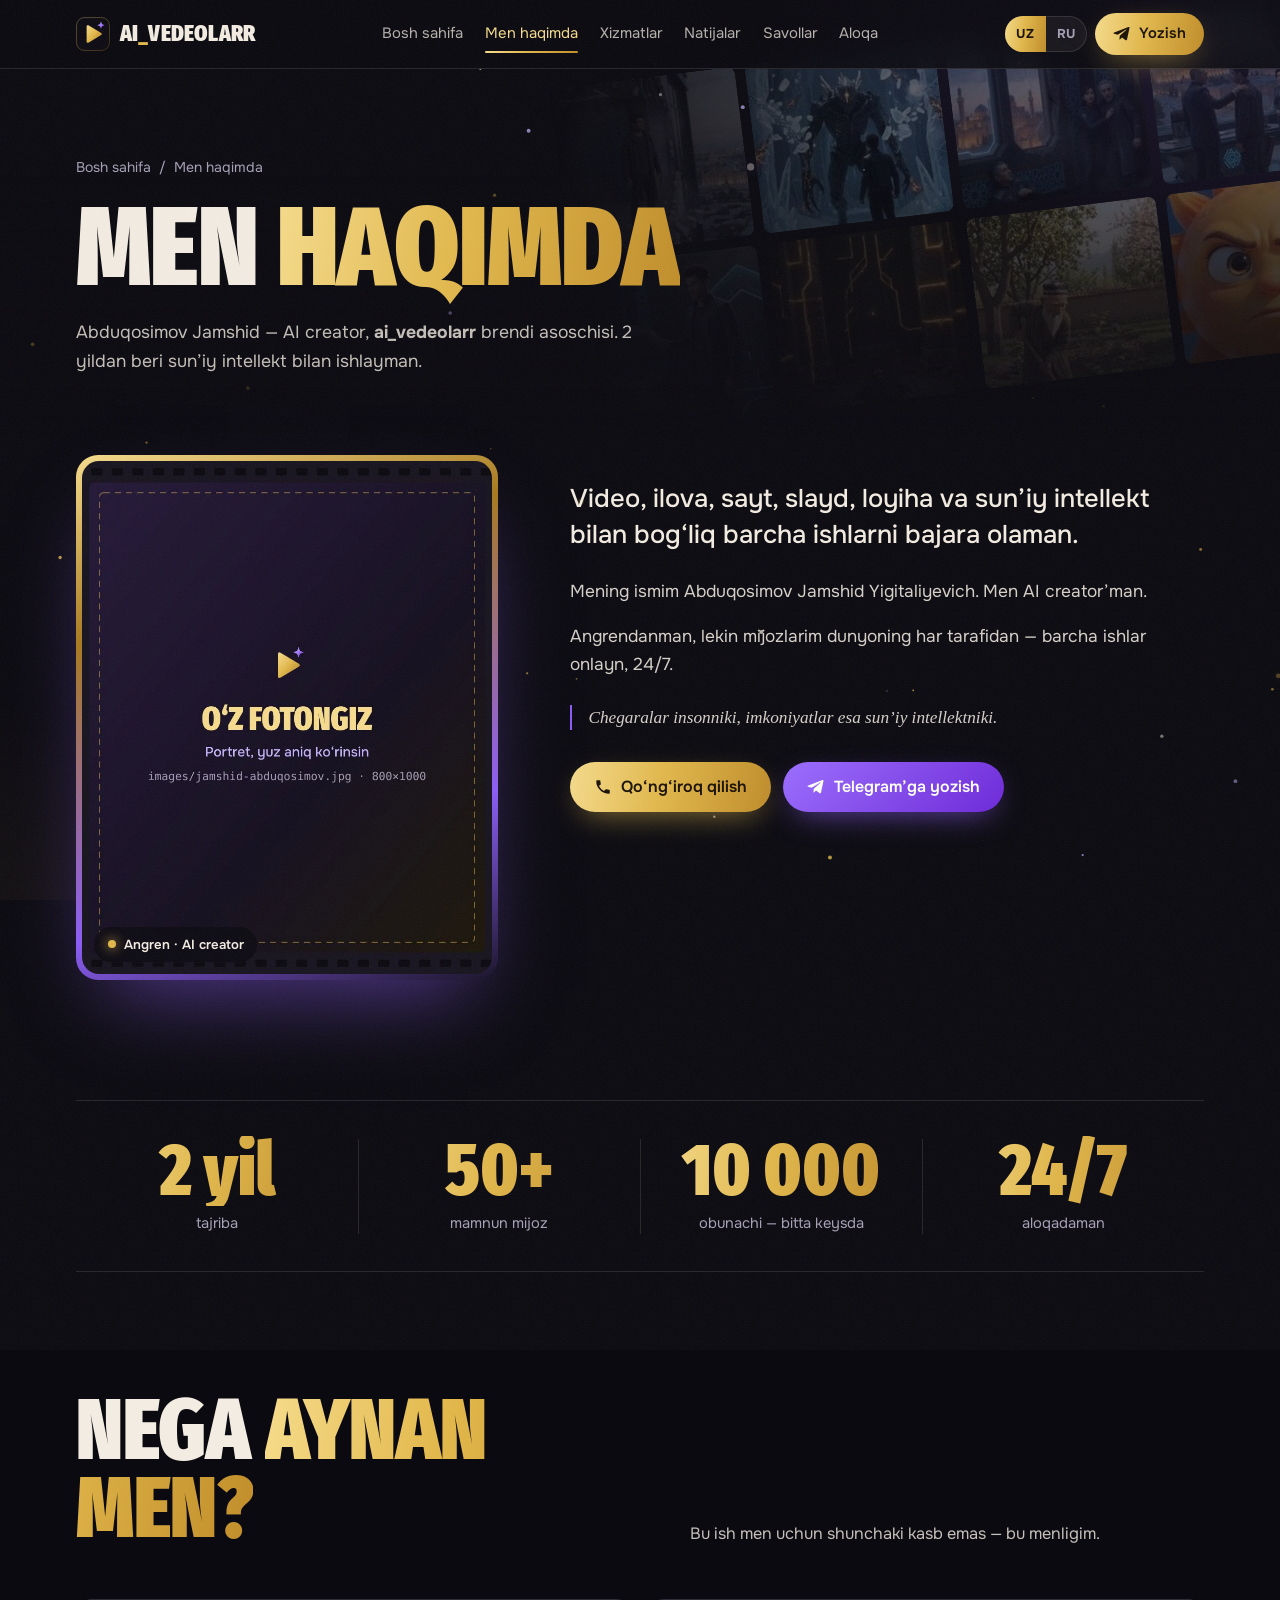
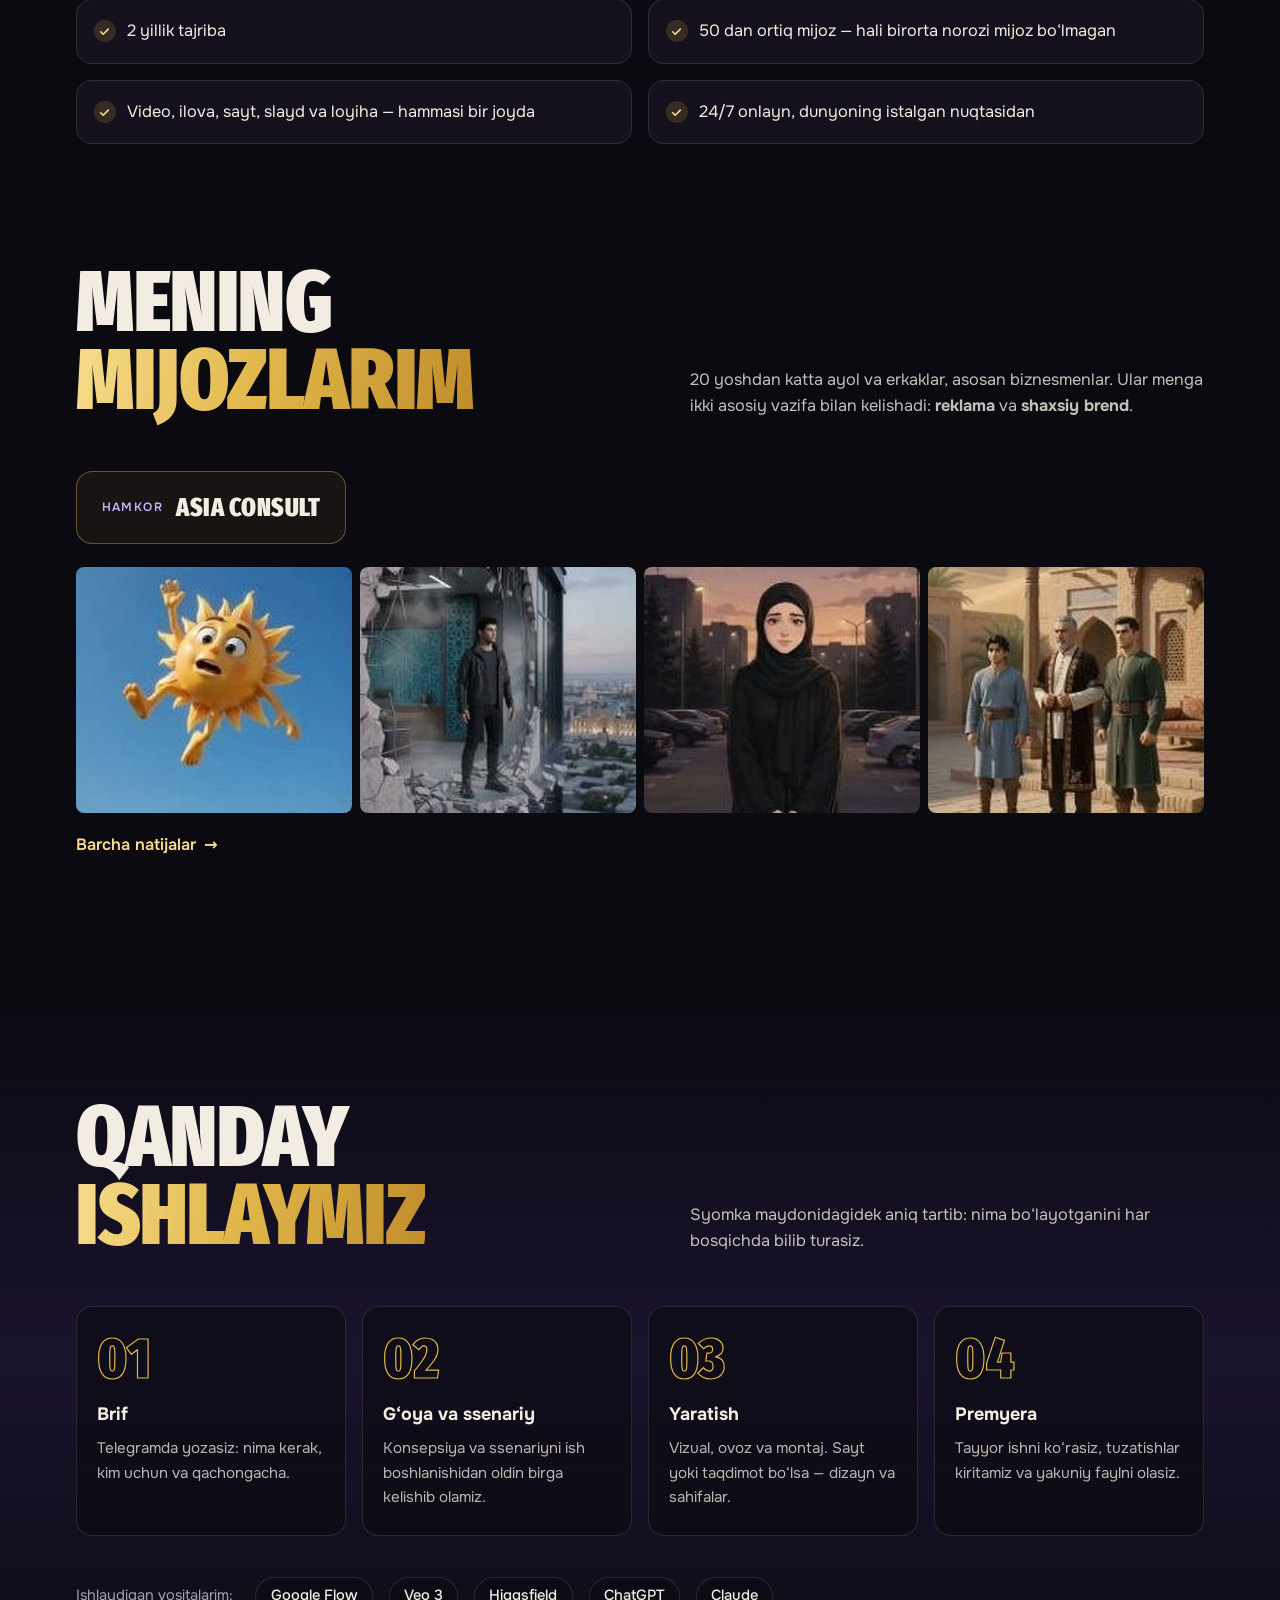
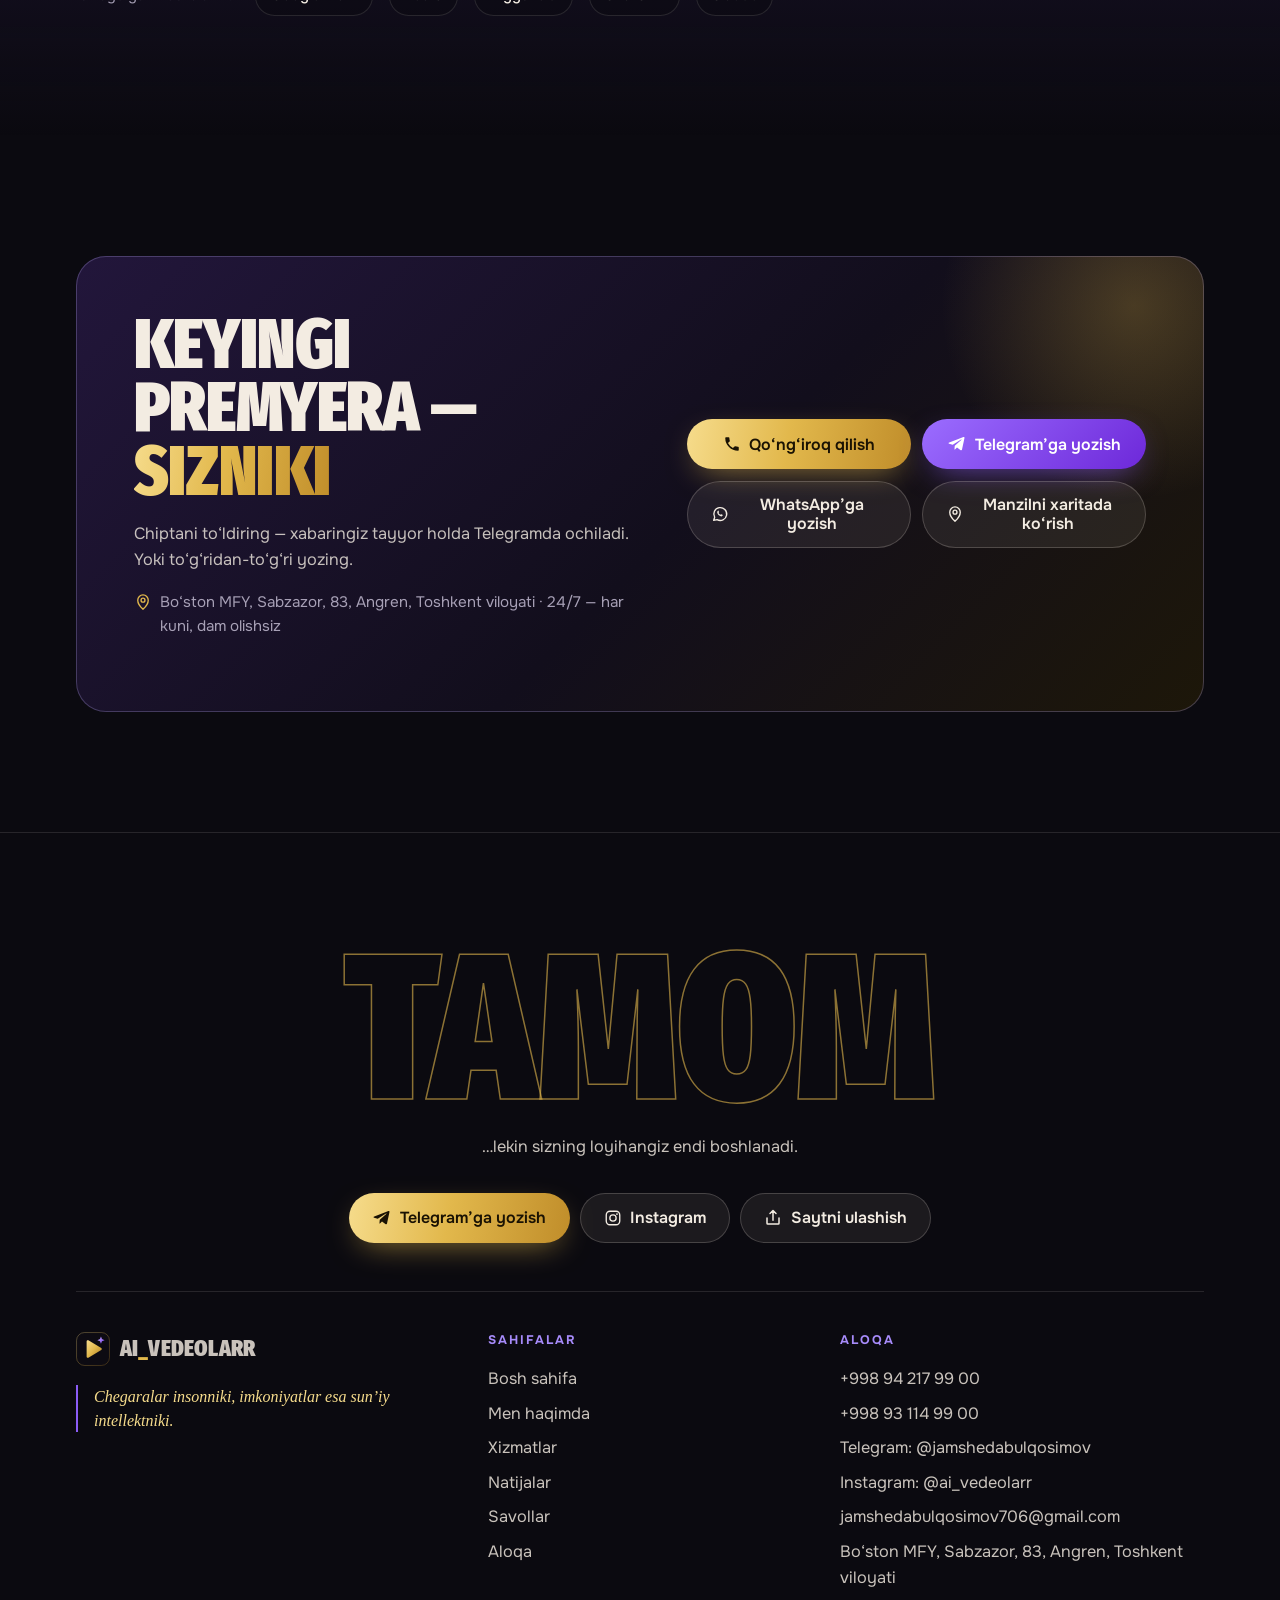
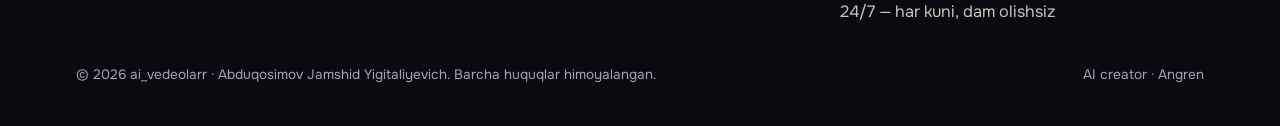
<file: men-haqimda.html>
<!DOCTYPE html>
<html lang="uz">
<head>
<meta charset="utf-8">
<meta name="viewport" content="width=device-width, initial-scale=1, viewport-fit=cover">
<title>Abduqosimov Jamshid — AI creator, Angren | ai_vedeolarr</title>
<meta name="description" content="Abduqosimov Jamshid Yigitaliyevich — AI creator, ai_vedeolarr asoschisi. Sun’iy intellekt bilan video, sayt, ilova va loyihalar. 2 yil tajriba.">
<meta name="keywords" content="ai_vedeolarr, Jamshid, AI, sun&#x27;iy intellekt xizmatlari, AI video, AI reklama, sayt yaratish, ilova yaratish, loyiha, proekt, target">
<meta name="author" content="Abduqosimov Jamshid Yigitaliyevich">
<meta name="robots" content="index, follow, max-image-preview:large">
<link rel="canonical" href="https://sparkly-sundae-3ed3ee.netlify.app/men-haqimda.html">
<link rel="alternate" hreflang="uz" href="https://sparkly-sundae-3ed3ee.netlify.app/men-haqimda.html">
<link rel="alternate" hreflang="ru" href="https://sparkly-sundae-3ed3ee.netlify.app/ru/obo-mne.html">
<link rel="alternate" hreflang="x-default" href="https://sparkly-sundae-3ed3ee.netlify.app/men-haqimda.html">
<meta name="theme-color" content="#0b0a10">
<link rel="icon" href="favicon.ico" sizes="48x48">
<link rel="icon" href="favicon.svg" type="image/svg+xml">
<link rel="apple-touch-icon" href="apple-touch-icon.png">
<link rel="manifest" href="site.webmanifest">
<meta property="og:type" content="website">
<meta property="og:site_name" content="ai_vedeolarr">
<meta property="og:title" content="Abduqosimov Jamshid — AI creator, Angren | ai_vedeolarr">
<meta property="og:description" content="Abduqosimov Jamshid Yigitaliyevich — AI creator, ai_vedeolarr asoschisi. Sun’iy intellekt bilan video, sayt, ilova va loyihalar. 2 yil tajriba.">
<meta property="og:url" content="https://sparkly-sundae-3ed3ee.netlify.app/men-haqimda.html">
<meta property="og:image" content="https://sparkly-sundae-3ed3ee.netlify.app/images/og-image.jpg">
<meta property="og:image:width" content="1200">
<meta property="og:image:height" content="630">
<meta property="og:image:alt" content="ai_vedeolarr — Chegaralar insonniki, imkoniyatlar esa sun’iy intellektniki.">
<meta property="og:locale" content="uz_UZ">
<meta property="og:locale:alternate" content="ru_RU">
<meta name="twitter:card" content="summary_large_image">
<meta name="twitter:title" content="Abduqosimov Jamshid — AI creator, Angren | ai_vedeolarr">
<meta name="twitter:description" content="Abduqosimov Jamshid Yigitaliyevich — AI creator, ai_vedeolarr asoschisi. Sun’iy intellekt bilan video, sayt, ilova va loyihalar. 2 yil tajriba.">
<meta name="twitter:image" content="https://sparkly-sundae-3ed3ee.netlify.app/images/og-image.jpg">
<link rel="preload" href="fonts/fira-xc-900.woff2" as="font" type="font/woff2" crossorigin>
<link rel="preload" href="fonts/onest-var.woff2" as="font" type="font/woff2" crossorigin>
<link rel="stylesheet" href="css/style.css">
<script>document.documentElement.classList.add('js');setTimeout(function(){if(!window.__fx)document.documentElement.classList.add('go','nofx')},3500);window.T={"render": "Kadr yaratilmoqda…", "done": "Tayyor kadr", "added": "«{x}» chiptaga qo‘shildi", "e_name": "Ismingizni yozing — kim bilan gaplashayotganimni bilishim uchun.", "e_need": "Xizmatni tanlang yoki loyiha haqida bir-ikki gap yozing.", "m_hi": "Assalomu alaykum, Jamshid! Saytingiz orqali yozyapman.", "m_name": "Ism", "m_svc": "Xizmat", "m_msg": "Loyiha", "m_when": "Muddat", "m_con": "Aloqa", "copied": "Xabar nusxalandi. Telegram ochildi — agar xabar chiqmasa, uni chatga joylashtiring.", "opened": "Telegram ochildi. @jamshedabulqosimov ga xabaringizni yozing.", "shared": "Havola nusxalandi.", "share_no": "Havolani brauzer manzil qatoridan nusxalang."};</script>
<style>.nofx .rv{opacity:1;transform:none}.nofx .leader{display:none}</style>
<script type="application/ld+json">{"@context": "https://schema.org", "@graph": [{"@type": "WebSite", "@id": "https://sparkly-sundae-3ed3ee.netlify.app/#website", "url": "https://sparkly-sundae-3ed3ee.netlify.app/", "name": "ai_vedeolarr", "inLanguage": ["uz", "ru"], "publisher": {"@id": "https://sparkly-sundae-3ed3ee.netlify.app/#business"}}, {"@type": "ProfessionalService", "@id": "https://sparkly-sundae-3ed3ee.netlify.app/#business", "name": "ai_vedeolarr", "slogan": "Chegaralar insonniki, imkoniyatlar esa sun’iy intellektniki.", "description": "Sun’iy intellekt xizmatlari: AI video va reklama, sayt, ilova, loyiha (proekt) va targetli reklama. Onlayn, butun dunyo bo‘ylab, 24/7.", "url": "https://sparkly-sundae-3ed3ee.netlify.app/", "logo": "https://sparkly-sundae-3ed3ee.netlify.app/images/logo-512.png", "image": "https://sparkly-sundae-3ed3ee.netlify.app/images/og-image.jpg", "telephone": "+998942179900", "email": "jamshedabulqosimov706@gmail.com", "address": {"@type": "PostalAddress", "streetAddress": "Bo‘ston MFY, Sabzazor, 83", "addressLocality": "Angren", "addressRegion": "Toshkent viloyati", "addressCountry": "UZ"}, "openingHoursSpecification": {"@type": "OpeningHoursSpecification", "dayOfWeek": ["Monday", "Tuesday", "Wednesday", "Thursday", "Friday", "Saturday", "Sunday"], "opens": "00:00", "closes": "23:59"}, "areaServed": "Worldwide", "founder": {"@id": "https://sparkly-sundae-3ed3ee.netlify.app/#jamshid"}, "contactPoint": [{"@type": "ContactPoint", "telephone": "+998942179900", "contactType": "customer service", "availableLanguage": ["uz", "ru", "tg"]}, {"@type": "ContactPoint", "telephone": "+998931149900", "contactType": "customer service", "availableLanguage": ["uz", "ru", "tg"]}], "sameAs": ["https://www.instagram.com/ai_vedeolarr/", "https://t.me/jamshedabulqosimov"]}, {"@type": "Person", "@id": "https://sparkly-sundae-3ed3ee.netlify.app/#jamshid", "name": "Abduqosimov Jamshid Yigitaliyevich", "givenName": "Jamshid", "familyName": "Abduqosimov", "alternateName": ["Abduqosimov Jamshid", "Jamshed Abulqosimov", "Абдуқосимов Жамшид"], "jobTitle": "AI creator", "worksFor": {"@id": "https://sparkly-sundae-3ed3ee.netlify.app/#business"}, "url": "https://sparkly-sundae-3ed3ee.netlify.app/men-haqimda.html", "image": "https://sparkly-sundae-3ed3ee.netlify.app/images/jamshid-abduqosimov.jpg", "telephone": "+998942179900", "email": "jamshedabulqosimov706@gmail.com", "address": {"@type": "PostalAddress", "addressLocality": "Angren", "addressRegion": "Toshkent viloyati", "addressCountry": "UZ"}, "knowsAbout": ["Artificial intelligence", "AI video", "Web development", "App development", "Targeted advertising"], "sameAs": ["https://www.instagram.com/ai_vedeolarr/", "https://t.me/jamshedabulqosimov"]}, {"@type": "AboutPage", "@id": "https://sparkly-sundae-3ed3ee.netlify.app/men-haqimda.html#webpage", "url": "https://sparkly-sundae-3ed3ee.netlify.app/men-haqimda.html", "name": "Abduqosimov Jamshid — AI creator, Angren | ai_vedeolarr", "description": "Abduqosimov Jamshid Yigitaliyevich — AI creator, ai_vedeolarr asoschisi. Sun’iy intellekt bilan video, sayt, ilova va loyihalar. 2 yil tajriba.", "inLanguage": "uz", "isPartOf": {"@id": "https://sparkly-sundae-3ed3ee.netlify.app/#website"}, "about": {"@id": "https://sparkly-sundae-3ed3ee.netlify.app/#business"}, "primaryImageOfPage": "https://sparkly-sundae-3ed3ee.netlify.app/images/og-image.jpg"}, {"@type": "BreadcrumbList", "itemListElement": [{"@type": "ListItem", "position": 1, "name": "Bosh sahifa", "item": "https://sparkly-sundae-3ed3ee.netlify.app/"}, {"@type": "ListItem", "position": 2, "name": "Men haqimda", "item": "https://sparkly-sundae-3ed3ee.netlify.app/men-haqimda.html"}]}]}</script>
</head>
<body class="inner">
<a class="skip" href="#main">Asosiy matnga o‘tish</a>
<canvas id="dust" aria-hidden="true"></canvas>
<div class="grain" aria-hidden="true"></div>

<svg width="0" height="0" style="position:absolute" aria-hidden="true">
<symbol id="i-ph" viewBox="0 0 24 24"><path fill="currentColor" d="M6.6 10.8a15.1 15.1 0 0 0 6.6 6.6l2.2-2.2a1 1 0 0 1 1-.25 11.4 11.4 0 0 0 3.6.57 1 1 0 0 1 1 1V20a1 1 0 0 1-1 1A17 17 0 0 1 3 4a1 1 0 0 1 1-1h3.5a1 1 0 0 1 1 1c0 1.25.2 2.45.57 3.57a1 1 0 0 1-.25 1z"/></symbol>
<symbol id="i-tg" viewBox="0 0 24 24"><path fill="currentColor" d="M21.9 4.3 18.7 19.4c-.2 1.1-.9 1.3-1.8.8l-4.9-3.6-2.4 2.3c-.3.3-.5.5-1 .5l.4-5 9-8.2c.4-.3-.1-.5-.6-.2L6.3 13l-4.8-1.5c-1-.3-1.1-1 .2-1.5l18.9-7.3c.9-.3 1.6.2 1.3 1.6z"/></symbol>
<symbol id="i-wa" viewBox="0 0 24 24"><path fill="none" stroke="currentColor" stroke-width="1.8" stroke-linejoin="round" d="M3.6 20.4l1.3-4.1A8.6 8.6 0 1 1 8.1 19.5z"/><path fill="currentColor" d="M9.3 7.5c.3-.1.6 0 .7.3l.7 1.6c.1.3 0 .5-.2.7l-.5.5c.5 1.1 1.4 2 2.5 2.5l.5-.5c.2-.2.5-.3.7-.2l1.6.7c.3.1.4.4.3.7-.3.9-1.1 1.5-2 1.4-2.8-.4-5-2.6-5.4-5.4-.1-.9.4-1.8 1.1-2.3z"/></symbol>
<symbol id="i-ig" viewBox="0 0 24 24"><g fill="none" stroke="currentColor" stroke-width="1.8"><rect x="3" y="3" width="18" height="18" rx="5"/><circle cx="12" cy="12" r="4.2"/></g><circle cx="17.3" cy="6.7" r="1.2" fill="currentColor"/></symbol>
<symbol id="i-em" viewBox="0 0 24 24"><g fill="none" stroke="currentColor" stroke-width="1.8" stroke-linejoin="round"><rect x="3" y="5" width="18" height="14" rx="2.5"/><path d="M4 7l8 6 8-6"/></g></symbol>
<symbol id="i-pin" viewBox="0 0 24 24"><g fill="none" stroke="currentColor" stroke-width="1.8"><path d="M12 21.5s7-6.2 7-12a7 7 0 1 0-14 0c0 5.8 7 12 7 12z"/><circle cx="12" cy="9.5" r="2.6"/></g></symbol>
<symbol id="i-clk" viewBox="0 0 24 24"><g fill="none" stroke="currentColor" stroke-width="1.8" stroke-linecap="round"><circle cx="12" cy="12" r="9"/><path d="M12 7v5l3.5 2"/></g></symbol>
<symbol id="i-l" viewBox="0 0 24 24"><path fill="none" stroke="currentColor" stroke-width="2" stroke-linecap="round" stroke-linejoin="round" d="M15 5l-7 7 7 7"/></symbol>
<symbol id="i-r" viewBox="0 0 24 24"><path fill="none" stroke="currentColor" stroke-width="2" stroke-linecap="round" stroke-linejoin="round" d="M9 5l7 7-7 7"/></symbol>
<symbol id="i-x" viewBox="0 0 24 24"><path fill="none" stroke="currentColor" stroke-width="2" stroke-linecap="round" d="M6 6l12 12M18 6L6 18"/></symbol>
<symbol id="i-share" viewBox="0 0 24 24"><path fill="none" stroke="currentColor" stroke-width="2" stroke-linecap="round" stroke-linejoin="round" d="M4 12v7a1 1 0 0 0 1 1h14a1 1 0 0 0 1-1v-7M16 6l-4-4-4 4M12 2v13"/></symbol>
</svg>
<header class="nav" id="nav">
  <div class="wrap nav-in">
    <a class="brand" href="index.html"><img src="images/logo.svg" alt="ai_vedeolarr logotipi" width="34" height="34"><span class="brand-name">ai<b>_</b>vedeolarr</span></a>
    <nav class="nav-links" aria-label="Menyu"><a href="index.html">Bosh sahifa</a><a href="men-haqimda.html" aria-current="page">Men haqimda</a><a href="xizmatlar.html">Xizmatlar</a><a href="natijalar.html">Natijalar</a><a href="savollar.html">Savollar</a><a href="aloqa.html">Aloqa</a></nav>
    <div class="nav-right">
      <div class="lang"><a href="men-haqimda.html" hreflang="uz" lang="uz" aria-current="true">UZ</a><a href="ru/obo-mne.html" hreflang="ru" lang="ru">RU</a></div>
      <a class="btn btn-main btn-sm nav-cta" href="https://t.me/jamshedabulqosimov" target="_blank" rel="noopener"><svg aria-hidden="true"><use href="#i-tg"/></svg><span>Yozish</span></a>
      <button class="burger" id="burger" type="button" aria-expanded="false" aria-controls="sheet" aria-label="Menyu"><span></span><span></span><span></span></button>
    </div>
  </div>
  <div class="progress" id="progress"></div>
</header>
<div class="sheet" id="sheet">
  <nav aria-label="Menyu"><a href="index.html">Bosh sahifa</a><a href="men-haqimda.html" aria-current="page">Men haqimda</a><a href="xizmatlar.html">Xizmatlar</a><a href="natijalar.html">Natijalar</a><a href="savollar.html">Savollar</a><a href="aloqa.html">Aloqa</a></nav>
  <div class="sheet-foot">
    <a class="btn btn-main" href="tel:+998942179900"><svg aria-hidden="true"><use href="#i-ph"/></svg>Qo‘ng‘iroq qilish</a>
    <a class="btn btn-vio" href="https://t.me/jamshedabulqosimov" target="_blank" rel="noopener"><svg aria-hidden="true"><use href="#i-tg"/></svg>Telegram</a>
    <a class="btn btn-ghost" href="https://wa.me/998942179900" target="_blank" rel="noopener"><svg aria-hidden="true"><use href="#i-wa"/></svg>WhatsApp</a>
  </div>
</div>
<main id="main">
<section class="phead"><div class="phead-strip" aria-hidden="true"><img src="images/works/thumb/ai-video-fantastika-02.jpg" alt="" width="236" height="211" loading="lazy" decoding="async"><img src="images/works/thumb/ai-video-fantastika-03.jpg" alt="" width="236" height="211" loading="lazy" decoding="async"><img src="images/works/thumb/ai-video-fantastika-04.jpg" alt="" width="236" height="211" loading="lazy" decoding="async"><img src="images/works/thumb/ai-video-fantastika-05.jpg" alt="" width="236" height="211" loading="lazy" decoding="async"><img src="images/works/thumb/ai-video-fantastika-06.jpg" alt="" width="236" height="211" loading="lazy" decoding="async"><img src="images/works/thumb/ai-video-fantastika-07.jpg" alt="" width="236" height="211" loading="lazy" decoding="async"><img src="images/works/thumb/ai-video-drama-08.jpg" alt="" width="236" height="211" loading="lazy" decoding="async"><img src="images/works/thumb/ai-video-animatsiya-10.jpg" alt="" width="236" height="211" loading="lazy" decoding="async"></div><div class="wrap">
  <nav class="crumbs" aria-label="breadcrumb"><a href="index.html">Bosh sahifa</a><span aria-hidden="true">/</span><span>Men haqimda</span></nav>
  <h1 class="ph-h1">Men <em>haqimda</em></h1><p class="lead">Abduqosimov Jamshid — AI creator, <b>ai_vedeolarr</b> brendi asoschisi. 2 yildan beri sun’iy intellekt bilan ishlayman.</p>
</div></section>
<section class="sec" style="padding-top:1rem"><div class="wrap about">
  <div class="frame rv"><img src="images/jamshid-abduqosimov.jpg" alt="Abduqosimov Jamshid — AI creator, ai_vedeolarr asoschisi, Angren" width="800" height="1000" fetchpriority="high" decoding="async"><span class="frame-tag"><span class="dot"></span>Angren · AI creator</span></div>
  <div class="about-txt rv">
    <p class="big">Video, ilova, sayt, slayd, loyiha va sun’iy intellekt bilan bog‘liq barcha ishlarni bajara olaman.</p>
    <p>Mening ismim Abduqosimov Jamshid Yigitaliyevich. Men AI creator’man.</p><p>Angrendanman, lekin mijozlarim dunyoning har tarafidan — barcha ishlar onlayn, 24/7.</p>
    <p class="slogan" style="margin:1.6rem 0 2rem">Chegaralar insonniki, imkoniyatlar esa sun’iy intellektniki.</p>
    <div class="hero-cta"><a class="btn btn-main" href="tel:+998942179900"><svg aria-hidden="true"><use href="#i-ph"/></svg>Qo‘ng‘iroq qilish</a><a class="btn btn-vio" href="https://t.me/jamshedabulqosimov" target="_blank" rel="noopener"><svg aria-hidden="true"><use href="#i-tg"/></svg>Telegram’ga yozish</a></div>
  </div>
</div></section>
<div class="wrap"><div class="stats rv"><div class="stat"><b>2 yil</b><span>tajriba</span></div><div class="stat"><b>50+</b><span>mamnun mijoz</span></div><div class="stat"><b>10 000</b><span>obunachi — bitta keysda</span></div><div class="stat"><b>24/7</b><span>aloqadaman</span></div></div></div>
<section class="sec"><div class="wrap">
  <div class="sec-head rv"><h2 class="h2">Nega <em>aynan men?</em></h2><p class="lead">Bu ish men uchun shunchaki kasb emas — bu menligim.</p></div>
  <ul class="why rv"><li>2 yillik tajriba</li><li>50 dan ortiq mijoz — hali birorta norozi mijoz bo‘lmagan</li><li>Video, ilova, sayt, slayd va loyiha — hammasi bir joyda</li><li>24/7 onlayn, dunyoning istalgan nuqtasidan</li></ul>
</div></section>
<section class="sec" style="padding-top:0"><div class="wrap">
  <div class="sec-head rv"><h2 class="h2">Mening <em>mijozlarim</em></h2><p class="lead">20 yoshdan katta ayol va erkaklar, asosan biznesmenlar. Ular menga ikki asosiy vazifa bilan kelishadi: <b>reklama</b> va <b>shaxsiy brend</b>.</p></div>
  <div class="partner rv"><small>Hamkor</small>Asia Consult</div>
  <div class="rv"><div class="strip"><img src="images/works/ai-video-animatsiya-01.jpg" alt="Animatsion AI video kadri 1 — sun’iy intellekt bilan yaratilgan serial, ai_vedeolarr" width="472" height="422" loading="lazy" decoding="async"><img src="images/works/ai-video-fantastika-02.jpg" alt="Fantastik AI video kadri 2 — sun’iy intellekt bilan yaratilgan serial, ai_vedeolarr" width="472" height="422" loading="lazy" decoding="async"><img src="images/works/ai-video-drama-03.jpg" alt="Drama AI video kadri 3 — sun’iy intellekt bilan yaratilgan serial, ai_vedeolarr" width="472" height="422" loading="lazy" decoding="async"><img src="images/works/ai-video-tarixiy-04.jpg" alt="Tarixiy AI video kadri 4 — sun’iy intellekt bilan yaratilgan serial, ai_vedeolarr" width="472" height="422" loading="lazy" decoding="async"></div></div>
  <a class="more-link" href="natijalar.html">Barcha natijalar</a>
</div></section>
<section class="sec proc"><div class="wrap">
  <div class="sec-head rv"><h2 class="h2">Qanday <em>ishlaymiz</em></h2><p class="lead">Syomka maydonidagidek aniq tartib: nima bo‘layotganini har bosqichda bilib turasiz.</p></div>
  <ol class="steps rv"><li class="step"><span class="step-n">01</span><h3>Brif</h3><p>Telegramda yozasiz: nima kerak, kim uchun va qachongacha.</p></li><li class="step"><span class="step-n">02</span><h3>G‘oya va ssenariy</h3><p>Konsepsiya va ssenariyni ish boshlanishidan oldin birga kelishib olamiz.</p></li><li class="step"><span class="step-n">03</span><h3>Yaratish</h3><p>Vizual, ovoz va montaj. Sayt yoki taqdimot bo‘lsa — dizayn va sahifalar.</p></li><li class="step"><span class="step-n">04</span><h3>Premyera</h3><p>Tayyor ishni ko‘rasiz, tuzatishlar kiritamiz va yakuniy faylni olasiz.</p></li></ol>
  <div class="tools"><span class="tools-lbl">Ishlaydigan vositalarim:</span><span class="tool">Google Flow</span><span class="tool">Veo 3</span><span class="tool">Higgsfield</span><span class="tool">ChatGPT</span><span class="tool">Claude</span></div>
</div></section>
<section class="sec"><div class="wrap"><div class="band rv"><div class="band-grid">
  <div><h2 class="h2">Keyingi premyera — <em>sizniki</em></h2><p class="lead" style="margin-top:1.1rem">Chiptani to‘ldiring — xabaringiz tayyor holda Telegramda ochiladi. Yoki to‘g‘ridan-to‘g‘ri yozing.</p>
    <p class="addr-line"><svg aria-hidden="true"><use href="#i-pin"/></svg><span>Bo‘ston MFY, Sabzazor, 83, Angren, Toshkent viloyati · 24/7 — har kuni, dam olishsiz</span></p></div>
  <div class="band-btns">
    <a class="btn btn-main" href="tel:+998942179900"><svg aria-hidden="true"><use href="#i-ph"/></svg>Qo‘ng‘iroq qilish</a>
    <a class="btn btn-vio" href="https://t.me/jamshedabulqosimov" target="_blank" rel="noopener"><svg aria-hidden="true"><use href="#i-tg"/></svg>Telegram’ga yozish</a>
    <a class="btn btn-ghost" href="https://wa.me/998942179900" target="_blank" rel="noopener"><svg aria-hidden="true"><use href="#i-wa"/></svg>WhatsApp’ga yozish</a>
    <a class="btn btn-ghost" href="https://www.google.com/maps/search/?api=1&query=Angren%2C%20Bo%27ston%20MFY%2C%20Sabzazor%2083%2C%20Toshkent%20viloyati%2C%20Uzbekistan" target="_blank" rel="noopener"><svg aria-hidden="true"><use href="#i-pin"/></svg>Manzilni xaritada ko‘rish</a>
  </div>
</div></div></div></section>
</main>
<footer class="foot">
  <div class="wrap">
    <p class="fin" aria-hidden="true">Tamom</p>
    <p class="fin-sub">…lekin sizning loyihangiz endi boshlanadi.</p>
    <div class="foot-row">
      <a class="btn btn-main" href="https://t.me/jamshedabulqosimov" target="_blank" rel="noopener"><svg aria-hidden="true"><use href="#i-tg"/></svg><span>Telegram’ga yozish</span></a>
      <a class="btn btn-ghost" href="https://www.instagram.com/ai_vedeolarr/" target="_blank" rel="noopener"><svg aria-hidden="true"><use href="#i-ig"/></svg>Instagram</a>
      <button class="btn btn-ghost" id="share" type="button"><svg aria-hidden="true"><use href="#i-share"/></svg><span>Saytni ulashish</span></button>
    </div>
    <div class="foot-grid">
      <div><a class="brand" href="index.html"><img src="images/logo.svg" alt="ai_vedeolarr logotipi" width="34" height="34" loading="lazy"><span class="brand-name">ai<b>_</b>vedeolarr</span></a>
        <p class="slogan">Chegaralar insonniki, imkoniyatlar esa sun’iy intellektniki.</p></div>
      <div><h2>Sahifalar</h2><ul><li><a href="index.html">Bosh sahifa</a></li><li><a href="men-haqimda.html">Men haqimda</a></li><li><a href="xizmatlar.html">Xizmatlar</a></li><li><a href="natijalar.html">Natijalar</a></li><li><a href="savollar.html">Savollar</a></li><li><a href="aloqa.html">Aloqa</a></li></ul></div>
      <div><h2>Aloqa</h2>
        <address>
          <a href="tel:+998942179900">+998 94 217 99 00</a><a href="tel:+998931149900">+998 93 114 99 00</a>
          <a href="https://t.me/jamshedabulqosimov" target="_blank" rel="noopener">Telegram: @jamshedabulqosimov</a>
          <a href="https://www.instagram.com/ai_vedeolarr/" target="_blank" rel="noopener">Instagram: @ai_vedeolarr</a>
          <a href="mailto:jamshedabulqosimov706@gmail.com">jamshedabulqosimov706@gmail.com</a>
          <a href="https://www.google.com/maps/search/?api=1&query=Angren%2C%20Bo%27ston%20MFY%2C%20Sabzazor%2083%2C%20Toshkent%20viloyati%2C%20Uzbekistan" target="_blank" rel="noopener">Bo‘ston MFY, Sabzazor, 83, Angren, Toshkent viloyati</a>
          <span>24/7 — har kuni, dam olishsiz</span>
        </address></div>
    </div>
    <p class="copy"><span>© 2026 ai_vedeolarr · Abduqosimov Jamshid Yigitaliyevich. Barcha huquqlar himoyalangan.</span><span>AI creator · Angren</span></p>
  </div>
</footer>

<nav class="dock" id="dock" aria-label="Qo‘ng‘iroq qilish">
  <a href="tel:+998942179900"><svg aria-hidden="true"><use href="#i-ph"/></svg>Qo‘ng‘iroq</a>
  <a href="https://t.me/jamshedabulqosimov" target="_blank" rel="noopener"><svg aria-hidden="true"><use href="#i-tg"/></svg>Telegram</a>
  <a href="https://wa.me/998942179900" target="_blank" rel="noopener"><svg aria-hidden="true"><use href="#i-wa"/></svg>WhatsApp</a>
</nav>
<div class="toast" id="toast" role="status" aria-live="polite"></div>
<script src="js/main.js" defer></script>
</body>
</html>
</file>
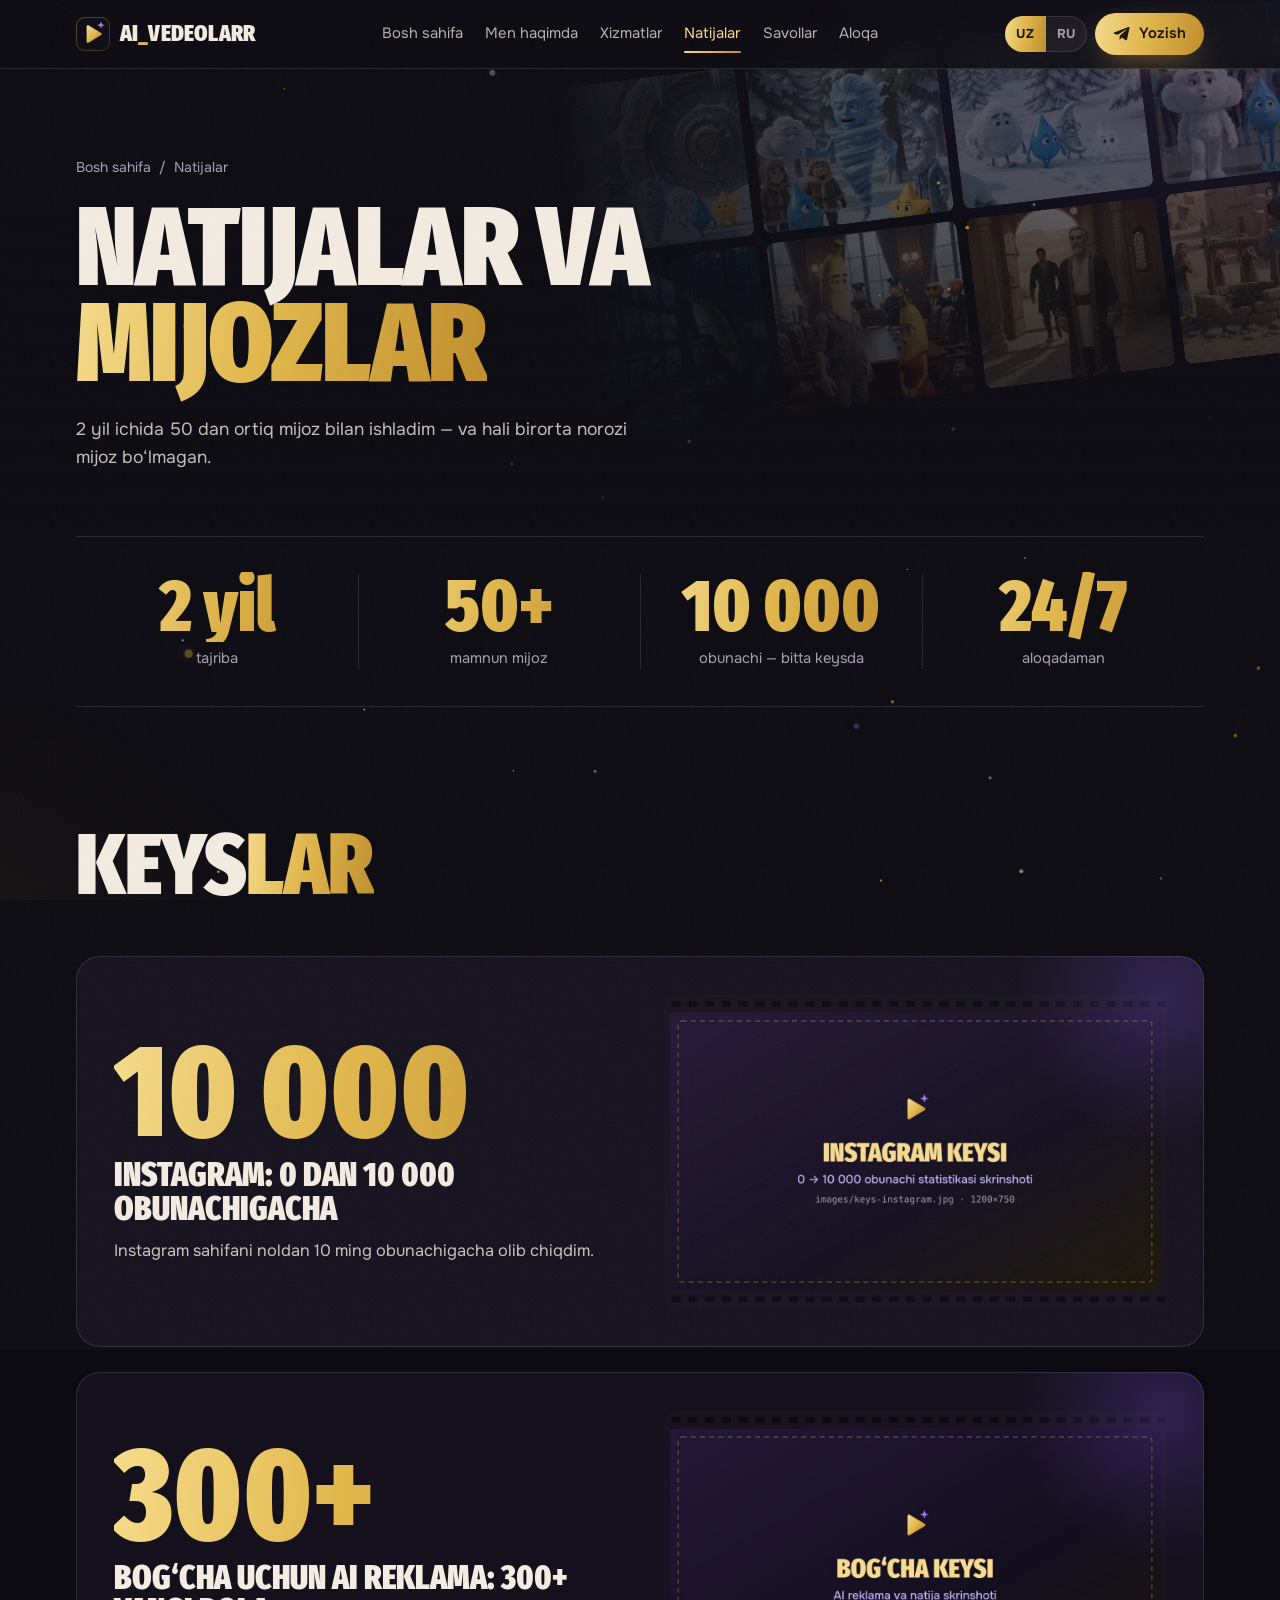
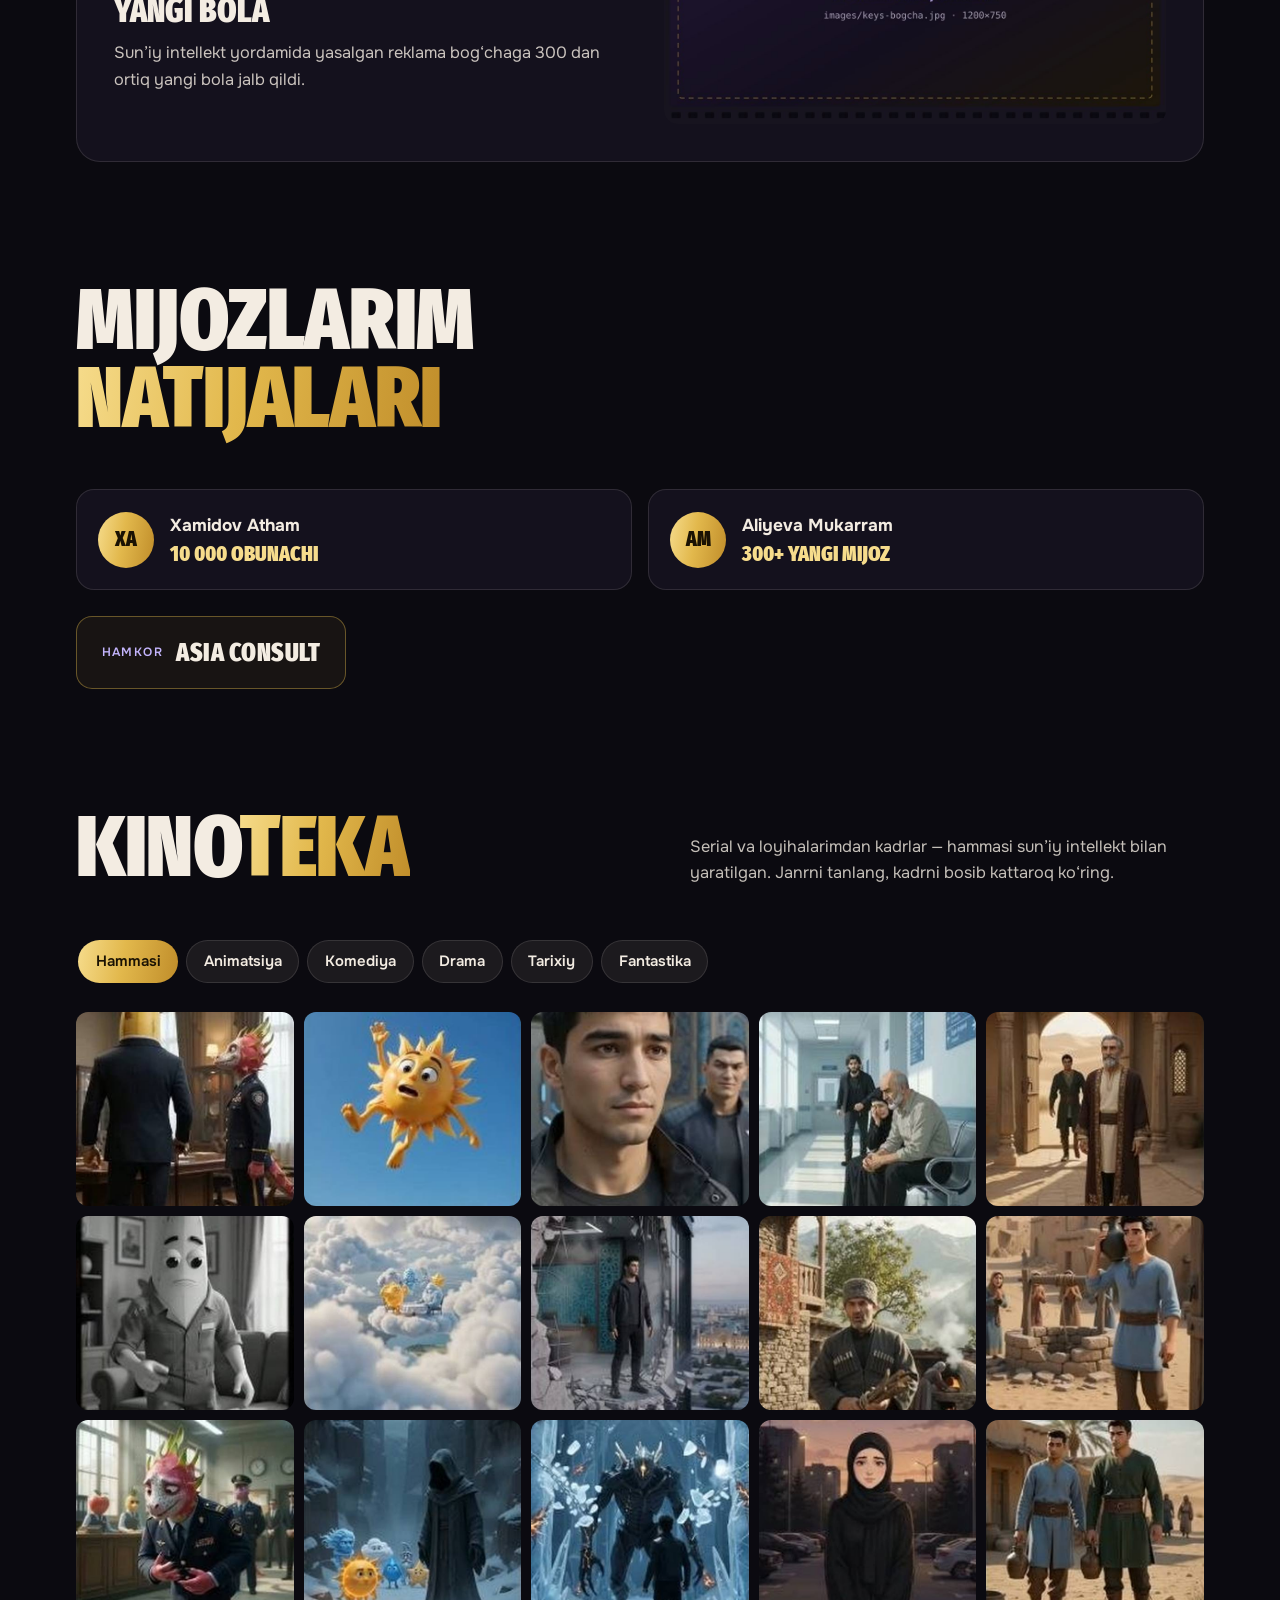
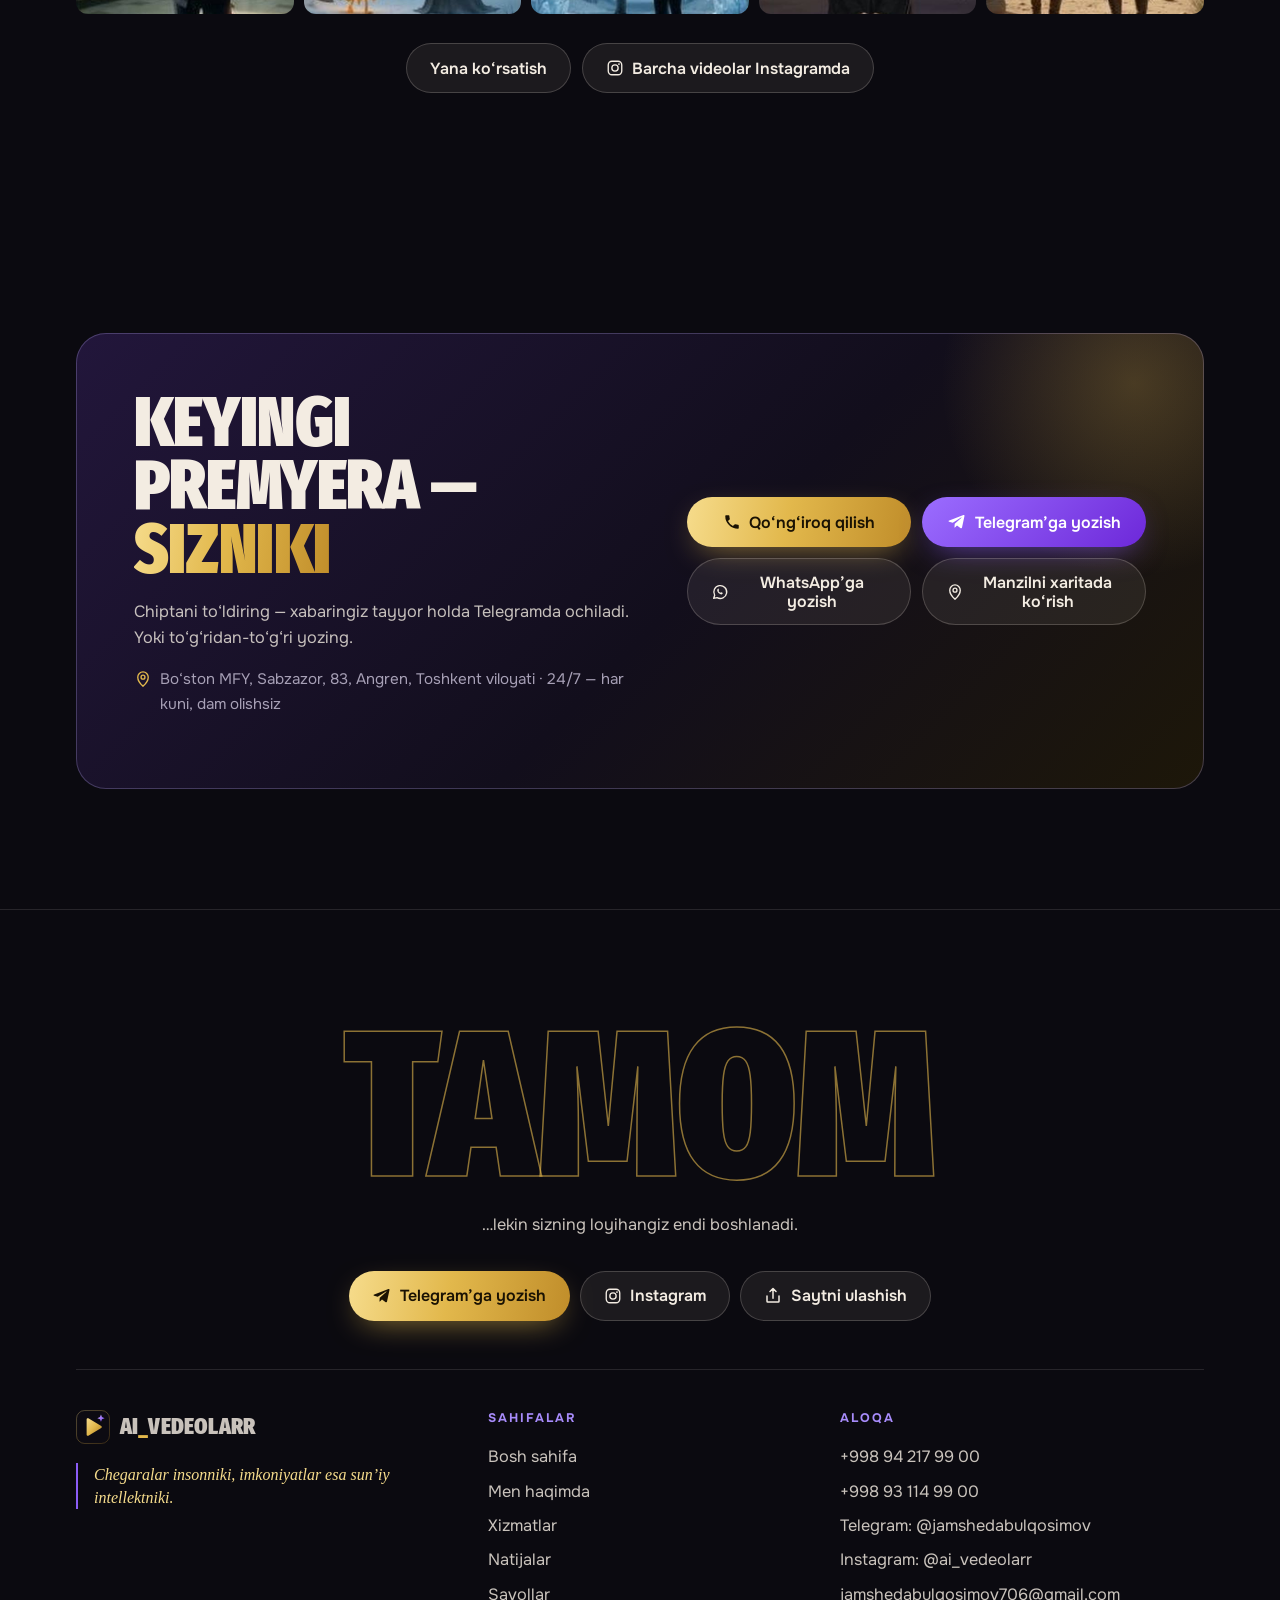
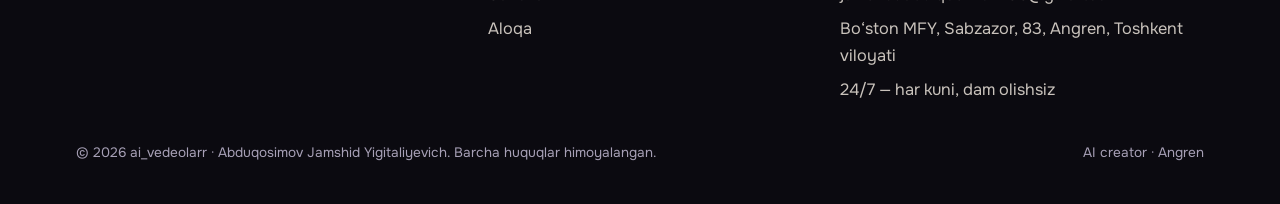
<file: natijalar.html>
<!DOCTYPE html>
<html lang="uz">
<head>
<meta charset="utf-8">
<meta name="viewport" content="width=device-width, initial-scale=1, viewport-fit=cover">
<title>Natijalar va keyslar: AI reklama, Instagram | ai_vedeolarr</title>
<meta name="description" content="50+ mijoz. Instagram’da 0 dan 10 000 obunachigacha, AI reklama orqali bog‘chaga 300+ yangi bola. Mijozlar natijalari va 47 kadrli kinoteka.">
<meta name="keywords" content="ai_vedeolarr, Jamshid, AI, sun&#x27;iy intellekt xizmatlari, AI video, AI reklama, sayt yaratish, ilova yaratish, loyiha, proekt, target">
<meta name="author" content="Abduqosimov Jamshid Yigitaliyevich">
<meta name="robots" content="index, follow, max-image-preview:large">
<link rel="canonical" href="https://sparkly-sundae-3ed3ee.netlify.app/natijalar.html">
<link rel="alternate" hreflang="uz" href="https://sparkly-sundae-3ed3ee.netlify.app/natijalar.html">
<link rel="alternate" hreflang="ru" href="https://sparkly-sundae-3ed3ee.netlify.app/ru/rezultaty.html">
<link rel="alternate" hreflang="x-default" href="https://sparkly-sundae-3ed3ee.netlify.app/natijalar.html">
<meta name="theme-color" content="#0b0a10">
<link rel="icon" href="favicon.ico" sizes="48x48">
<link rel="icon" href="favicon.svg" type="image/svg+xml">
<link rel="apple-touch-icon" href="apple-touch-icon.png">
<link rel="manifest" href="site.webmanifest">
<meta property="og:type" content="website">
<meta property="og:site_name" content="ai_vedeolarr">
<meta property="og:title" content="Natijalar va keyslar: AI reklama, Instagram | ai_vedeolarr">
<meta property="og:description" content="50+ mijoz. Instagram’da 0 dan 10 000 obunachigacha, AI reklama orqali bog‘chaga 300+ yangi bola. Mijozlar natijalari va 47 kadrli kinoteka.">
<meta property="og:url" content="https://sparkly-sundae-3ed3ee.netlify.app/natijalar.html">
<meta property="og:image" content="https://sparkly-sundae-3ed3ee.netlify.app/images/og-image.jpg">
<meta property="og:image:width" content="1200">
<meta property="og:image:height" content="630">
<meta property="og:image:alt" content="ai_vedeolarr — Chegaralar insonniki, imkoniyatlar esa sun’iy intellektniki.">
<meta property="og:locale" content="uz_UZ">
<meta property="og:locale:alternate" content="ru_RU">
<meta name="twitter:card" content="summary_large_image">
<meta name="twitter:title" content="Natijalar va keyslar: AI reklama, Instagram | ai_vedeolarr">
<meta name="twitter:description" content="50+ mijoz. Instagram’da 0 dan 10 000 obunachigacha, AI reklama orqali bog‘chaga 300+ yangi bola. Mijozlar natijalari va 47 kadrli kinoteka.">
<meta name="twitter:image" content="https://sparkly-sundae-3ed3ee.netlify.app/images/og-image.jpg">
<link rel="preload" href="fonts/fira-xc-900.woff2" as="font" type="font/woff2" crossorigin>
<link rel="preload" href="fonts/onest-var.woff2" as="font" type="font/woff2" crossorigin>
<link rel="stylesheet" href="css/style.css">
<script>document.documentElement.classList.add('js');setTimeout(function(){if(!window.__fx)document.documentElement.classList.add('go','nofx')},3500);window.T={"render": "Kadr yaratilmoqda…", "done": "Tayyor kadr", "added": "«{x}» chiptaga qo‘shildi", "e_name": "Ismingizni yozing — kim bilan gaplashayotganimni bilishim uchun.", "e_need": "Xizmatni tanlang yoki loyiha haqida bir-ikki gap yozing.", "m_hi": "Assalomu alaykum, Jamshid! Saytingiz orqali yozyapman.", "m_name": "Ism", "m_svc": "Xizmat", "m_msg": "Loyiha", "m_when": "Muddat", "m_con": "Aloqa", "copied": "Xabar nusxalandi. Telegram ochildi — agar xabar chiqmasa, uni chatga joylashtiring.", "opened": "Telegram ochildi. @jamshedabulqosimov ga xabaringizni yozing.", "shared": "Havola nusxalandi.", "share_no": "Havolani brauzer manzil qatoridan nusxalang."};</script>
<style>.nofx .rv{opacity:1;transform:none}.nofx .leader{display:none}</style>
<script type="application/ld+json">{"@context": "https://schema.org", "@graph": [{"@type": "WebSite", "@id": "https://sparkly-sundae-3ed3ee.netlify.app/#website", "url": "https://sparkly-sundae-3ed3ee.netlify.app/", "name": "ai_vedeolarr", "inLanguage": ["uz", "ru"], "publisher": {"@id": "https://sparkly-sundae-3ed3ee.netlify.app/#business"}}, {"@type": "ProfessionalService", "@id": "https://sparkly-sundae-3ed3ee.netlify.app/#business", "name": "ai_vedeolarr", "slogan": "Chegaralar insonniki, imkoniyatlar esa sun’iy intellektniki.", "description": "Sun’iy intellekt xizmatlari: AI video va reklama, sayt, ilova, loyiha (proekt) va targetli reklama. Onlayn, butun dunyo bo‘ylab, 24/7.", "url": "https://sparkly-sundae-3ed3ee.netlify.app/", "logo": "https://sparkly-sundae-3ed3ee.netlify.app/images/logo-512.png", "image": "https://sparkly-sundae-3ed3ee.netlify.app/images/og-image.jpg", "telephone": "+998942179900", "email": "jamshedabulqosimov706@gmail.com", "address": {"@type": "PostalAddress", "streetAddress": "Bo‘ston MFY, Sabzazor, 83", "addressLocality": "Angren", "addressRegion": "Toshkent viloyati", "addressCountry": "UZ"}, "openingHoursSpecification": {"@type": "OpeningHoursSpecification", "dayOfWeek": ["Monday", "Tuesday", "Wednesday", "Thursday", "Friday", "Saturday", "Sunday"], "opens": "00:00", "closes": "23:59"}, "areaServed": "Worldwide", "founder": {"@id": "https://sparkly-sundae-3ed3ee.netlify.app/#jamshid"}, "contactPoint": [{"@type": "ContactPoint", "telephone": "+998942179900", "contactType": "customer service", "availableLanguage": ["uz", "ru", "tg"]}, {"@type": "ContactPoint", "telephone": "+998931149900", "contactType": "customer service", "availableLanguage": ["uz", "ru", "tg"]}], "sameAs": ["https://www.instagram.com/ai_vedeolarr/", "https://t.me/jamshedabulqosimov"]}, {"@type": "Person", "@id": "https://sparkly-sundae-3ed3ee.netlify.app/#jamshid", "name": "Abduqosimov Jamshid Yigitaliyevich", "givenName": "Jamshid", "familyName": "Abduqosimov", "alternateName": ["Abduqosimov Jamshid", "Jamshed Abulqosimov", "Абдуқосимов Жамшид"], "jobTitle": "AI creator", "worksFor": {"@id": "https://sparkly-sundae-3ed3ee.netlify.app/#business"}, "url": "https://sparkly-sundae-3ed3ee.netlify.app/men-haqimda.html", "image": "https://sparkly-sundae-3ed3ee.netlify.app/images/jamshid-abduqosimov.jpg", "telephone": "+998942179900", "email": "jamshedabulqosimov706@gmail.com", "address": {"@type": "PostalAddress", "addressLocality": "Angren", "addressRegion": "Toshkent viloyati", "addressCountry": "UZ"}, "knowsAbout": ["Artificial intelligence", "AI video", "Web development", "App development", "Targeted advertising"], "sameAs": ["https://www.instagram.com/ai_vedeolarr/", "https://t.me/jamshedabulqosimov"]}, {"@type": "WebPage", "@id": "https://sparkly-sundae-3ed3ee.netlify.app/natijalar.html#webpage", "url": "https://sparkly-sundae-3ed3ee.netlify.app/natijalar.html", "name": "Natijalar va keyslar: AI reklama, Instagram | ai_vedeolarr", "description": "50+ mijoz. Instagram’da 0 dan 10 000 obunachigacha, AI reklama orqali bog‘chaga 300+ yangi bola. Mijozlar natijalari va 47 kadrli kinoteka.", "inLanguage": "uz", "isPartOf": {"@id": "https://sparkly-sundae-3ed3ee.netlify.app/#website"}, "about": {"@id": "https://sparkly-sundae-3ed3ee.netlify.app/#business"}, "primaryImageOfPage": "https://sparkly-sundae-3ed3ee.netlify.app/images/og-image.jpg"}, {"@type": "BreadcrumbList", "itemListElement": [{"@type": "ListItem", "position": 1, "name": "Bosh sahifa", "item": "https://sparkly-sundae-3ed3ee.netlify.app/"}, {"@type": "ListItem", "position": 2, "name": "Natijalar", "item": "https://sparkly-sundae-3ed3ee.netlify.app/natijalar.html"}]}]}</script>
</head>
<body class="inner">
<a class="skip" href="#main">Asosiy matnga o‘tish</a>
<canvas id="dust" aria-hidden="true"></canvas>
<div class="grain" aria-hidden="true"></div>

<svg width="0" height="0" style="position:absolute" aria-hidden="true">
<symbol id="i-ph" viewBox="0 0 24 24"><path fill="currentColor" d="M6.6 10.8a15.1 15.1 0 0 0 6.6 6.6l2.2-2.2a1 1 0 0 1 1-.25 11.4 11.4 0 0 0 3.6.57 1 1 0 0 1 1 1V20a1 1 0 0 1-1 1A17 17 0 0 1 3 4a1 1 0 0 1 1-1h3.5a1 1 0 0 1 1 1c0 1.25.2 2.45.57 3.57a1 1 0 0 1-.25 1z"/></symbol>
<symbol id="i-tg" viewBox="0 0 24 24"><path fill="currentColor" d="M21.9 4.3 18.7 19.4c-.2 1.1-.9 1.3-1.8.8l-4.9-3.6-2.4 2.3c-.3.3-.5.5-1 .5l.4-5 9-8.2c.4-.3-.1-.5-.6-.2L6.3 13l-4.8-1.5c-1-.3-1.1-1 .2-1.5l18.9-7.3c.9-.3 1.6.2 1.3 1.6z"/></symbol>
<symbol id="i-wa" viewBox="0 0 24 24"><path fill="none" stroke="currentColor" stroke-width="1.8" stroke-linejoin="round" d="M3.6 20.4l1.3-4.1A8.6 8.6 0 1 1 8.1 19.5z"/><path fill="currentColor" d="M9.3 7.5c.3-.1.6 0 .7.3l.7 1.6c.1.3 0 .5-.2.7l-.5.5c.5 1.1 1.4 2 2.5 2.5l.5-.5c.2-.2.5-.3.7-.2l1.6.7c.3.1.4.4.3.7-.3.9-1.1 1.5-2 1.4-2.8-.4-5-2.6-5.4-5.4-.1-.9.4-1.8 1.1-2.3z"/></symbol>
<symbol id="i-ig" viewBox="0 0 24 24"><g fill="none" stroke="currentColor" stroke-width="1.8"><rect x="3" y="3" width="18" height="18" rx="5"/><circle cx="12" cy="12" r="4.2"/></g><circle cx="17.3" cy="6.7" r="1.2" fill="currentColor"/></symbol>
<symbol id="i-em" viewBox="0 0 24 24"><g fill="none" stroke="currentColor" stroke-width="1.8" stroke-linejoin="round"><rect x="3" y="5" width="18" height="14" rx="2.5"/><path d="M4 7l8 6 8-6"/></g></symbol>
<symbol id="i-pin" viewBox="0 0 24 24"><g fill="none" stroke="currentColor" stroke-width="1.8"><path d="M12 21.5s7-6.2 7-12a7 7 0 1 0-14 0c0 5.8 7 12 7 12z"/><circle cx="12" cy="9.5" r="2.6"/></g></symbol>
<symbol id="i-clk" viewBox="0 0 24 24"><g fill="none" stroke="currentColor" stroke-width="1.8" stroke-linecap="round"><circle cx="12" cy="12" r="9"/><path d="M12 7v5l3.5 2"/></g></symbol>
<symbol id="i-l" viewBox="0 0 24 24"><path fill="none" stroke="currentColor" stroke-width="2" stroke-linecap="round" stroke-linejoin="round" d="M15 5l-7 7 7 7"/></symbol>
<symbol id="i-r" viewBox="0 0 24 24"><path fill="none" stroke="currentColor" stroke-width="2" stroke-linecap="round" stroke-linejoin="round" d="M9 5l7 7-7 7"/></symbol>
<symbol id="i-x" viewBox="0 0 24 24"><path fill="none" stroke="currentColor" stroke-width="2" stroke-linecap="round" d="M6 6l12 12M18 6L6 18"/></symbol>
<symbol id="i-share" viewBox="0 0 24 24"><path fill="none" stroke="currentColor" stroke-width="2" stroke-linecap="round" stroke-linejoin="round" d="M4 12v7a1 1 0 0 0 1 1h14a1 1 0 0 0 1-1v-7M16 6l-4-4-4 4M12 2v13"/></symbol>
</svg>
<header class="nav" id="nav">
  <div class="wrap nav-in">
    <a class="brand" href="index.html"><img src="images/logo.svg" alt="ai_vedeolarr logotipi" width="34" height="34"><span class="brand-name">ai<b>_</b>vedeolarr</span></a>
    <nav class="nav-links" aria-label="Menyu"><a href="index.html">Bosh sahifa</a><a href="men-haqimda.html">Men haqimda</a><a href="xizmatlar.html">Xizmatlar</a><a href="natijalar.html" aria-current="page">Natijalar</a><a href="savollar.html">Savollar</a><a href="aloqa.html">Aloqa</a></nav>
    <div class="nav-right">
      <div class="lang"><a href="natijalar.html" hreflang="uz" lang="uz" aria-current="true">UZ</a><a href="ru/rezultaty.html" hreflang="ru" lang="ru">RU</a></div>
      <a class="btn btn-main btn-sm nav-cta" href="https://t.me/jamshedabulqosimov" target="_blank" rel="noopener"><svg aria-hidden="true"><use href="#i-tg"/></svg><span>Yozish</span></a>
      <button class="burger" id="burger" type="button" aria-expanded="false" aria-controls="sheet" aria-label="Menyu"><span></span><span></span><span></span></button>
    </div>
  </div>
  <div class="progress" id="progress"></div>
</header>
<div class="sheet" id="sheet">
  <nav aria-label="Menyu"><a href="index.html">Bosh sahifa</a><a href="men-haqimda.html">Men haqimda</a><a href="xizmatlar.html">Xizmatlar</a><a href="natijalar.html" aria-current="page">Natijalar</a><a href="savollar.html">Savollar</a><a href="aloqa.html">Aloqa</a></nav>
  <div class="sheet-foot">
    <a class="btn btn-main" href="tel:+998942179900"><svg aria-hidden="true"><use href="#i-ph"/></svg>Qo‘ng‘iroq qilish</a>
    <a class="btn btn-vio" href="https://t.me/jamshedabulqosimov" target="_blank" rel="noopener"><svg aria-hidden="true"><use href="#i-tg"/></svg>Telegram</a>
    <a class="btn btn-ghost" href="https://wa.me/998942179900" target="_blank" rel="noopener"><svg aria-hidden="true"><use href="#i-wa"/></svg>WhatsApp</a>
  </div>
</div>
<main id="main">
<section class="phead"><div class="phead-strip" aria-hidden="true"><img src="images/works/thumb/ai-video-animatsiya-05.jpg" alt="" width="236" height="211" loading="lazy" decoding="async"><img src="images/works/thumb/ai-video-animatsiya-06.jpg" alt="" width="236" height="211" loading="lazy" decoding="async"><img src="images/works/thumb/ai-video-animatsiya-07.jpg" alt="" width="236" height="211" loading="lazy" decoding="async"><img src="images/works/thumb/ai-video-animatsiya-08.jpg" alt="" width="236" height="211" loading="lazy" decoding="async"><img src="images/works/thumb/ai-video-komediya-10.jpg" alt="" width="236" height="211" loading="lazy" decoding="async"><img src="images/works/thumb/ai-video-komediya-13.jpg" alt="" width="236" height="211" loading="lazy" decoding="async"><img src="images/works/thumb/ai-video-tarixiy-01.jpg" alt="" width="236" height="211" loading="lazy" decoding="async"><img src="images/works/thumb/ai-video-tarixiy-02.jpg" alt="" width="236" height="211" loading="lazy" decoding="async"></div><div class="wrap">
  <nav class="crumbs" aria-label="breadcrumb"><a href="index.html">Bosh sahifa</a><span aria-hidden="true">/</span><span>Natijalar</span></nav>
  <h1 class="ph-h1">Natijalar va <em>mijozlar</em></h1><p class="lead">2 yil ichida 50 dan ortiq mijoz bilan ishladim — va hali birorta norozi mijoz bo‘lmagan.</p>
</div></section>
<div class="wrap"><div class="stats rv"><div class="stat"><b>2 yil</b><span>tajriba</span></div><div class="stat"><b>50+</b><span>mamnun mijoz</span></div><div class="stat"><b>10 000</b><span>obunachi — bitta keysda</span></div><div class="stat"><b>24/7</b><span>aloqadaman</span></div></div></div>
<section class="sec"><div class="wrap">
  <div class="sec-head rv"><h2 class="h2">Keys<em>lar</em></h2></div>
  <div class="cases"><article class="case rv"><div><span class="case-big">10 000</span><h3>Instagram: 0 dan 10 000 obunachigacha</h3><p>Instagram sahifani noldan 10 ming obunachigacha olib chiqdim.</p></div><div><img src="images/keys-instagram.jpg" alt="Instagram sahifa: 0 dan 10 000 obunachigacha — ai_vedeolarr keysi" width="1200" height="750" loading="lazy" decoding="async"></div></article><article class="case rv"><div><span class="case-big">300+</span><h3>Bog‘cha uchun AI reklama: 300+ yangi bola</h3><p>Sun’iy intellekt yordamida yasalgan reklama bog‘chaga 300 dan ortiq yangi bola jalb qildi.</p></div><div><img src="images/keys-bogcha.jpg" alt="Bog‘cha uchun AI reklama: 300 dan ortiq yangi bola — ai_vedeolarr keysi" width="1200" height="750" loading="lazy" decoding="async"></div></article></div>
</div></section>
<section class="sec" style="padding-top:0"><div class="wrap">
  <div class="sec-head rv"><h2 class="h2">Mijozlarim <em>natijalari</em></h2></div>
  <div class="clients"><div class="client rv"><span class="avatar" aria-hidden="true">XA</span><div><h3>Xamidov Atham</h3><b>10 000 obunachi</b></div></div><div class="client rv"><span class="avatar" aria-hidden="true">AM</span><div><h3>Aliyeva Mukarram</h3><b>300+ yangi mijoz</b></div></div></div>
  <div style="margin-top:1.6rem"><div class="partner rv"><small>Hamkor</small>Asia Consult</div></div>
</div></section>
<section class="sec" id="kinoteka" style="padding-top:0"><div class="wrap">
  <div class="sec-head rv"><h2 class="h2">Kino<em>teka</em></h2><p class="lead">Serial va loyihalarimdan kadrlar — hammasi sun’iy intellekt bilan yaratilgan. Janrni tanlang, kadrni bosib kattaroq ko‘ring.</p></div>
  <div class="filters rv" role="group"><button class="flt" type="button" data-f="all" aria-pressed="true">Hammasi</button><button class="flt" type="button" data-f="anim" aria-pressed="false">Animatsiya</button><button class="flt" type="button" data-f="comedy" aria-pressed="false">Komediya</button><button class="flt" type="button" data-f="drama" aria-pressed="false">Drama</button><button class="flt" type="button" data-f="hist" aria-pressed="false">Tarixiy</button><button class="flt" type="button" data-f="scifi" aria-pressed="false">Fantastika</button></div>
<div class="gal" id="gal" data-step="15"><figure class="gi" data-g="comedy"><img src="images/works/ai-video-komediya-01.jpg" alt="Komediya AI video kadri 1 — sun’iy intellekt bilan yaratilgan serial, ai_vedeolarr" width="472" height="422" loading="lazy" decoding="async"><figcaption>Komediya</figcaption></figure><figure class="gi" data-g="anim"><img src="images/works/ai-video-animatsiya-01.jpg" alt="Animatsion AI video kadri 1 — sun’iy intellekt bilan yaratilgan serial, ai_vedeolarr" width="472" height="422" loading="lazy" decoding="async"><figcaption>Animatsiya</figcaption></figure><figure class="gi" data-g="scifi"><img src="images/works/ai-video-fantastika-01.jpg" alt="Fantastik AI video kadri 1 — sun’iy intellekt bilan yaratilgan serial, ai_vedeolarr" width="472" height="422" loading="lazy" decoding="async"><figcaption>Fantastika</figcaption></figure><figure class="gi" data-g="drama"><img src="images/works/ai-video-drama-01.jpg" alt="Drama AI video kadri 1 — sun’iy intellekt bilan yaratilgan serial, ai_vedeolarr" width="472" height="422" loading="lazy" decoding="async"><figcaption>Drama</figcaption></figure><figure class="gi" data-g="hist"><img src="images/works/ai-video-tarixiy-01.jpg" alt="Tarixiy AI video kadri 1 — sun’iy intellekt bilan yaratilgan serial, ai_vedeolarr" width="472" height="422" loading="lazy" decoding="async"><figcaption>Tarixiy</figcaption></figure><figure class="gi" data-g="comedy"><img src="images/works/ai-video-komediya-02.jpg" alt="Komediya AI video kadri 2 — sun’iy intellekt bilan yaratilgan serial, ai_vedeolarr" width="472" height="422" loading="lazy" decoding="async"><figcaption>Komediya</figcaption></figure><figure class="gi" data-g="anim"><img src="images/works/ai-video-animatsiya-02.jpg" alt="Animatsion AI video kadri 2 — sun’iy intellekt bilan yaratilgan serial, ai_vedeolarr" width="472" height="422" loading="lazy" decoding="async"><figcaption>Animatsiya</figcaption></figure><figure class="gi" data-g="scifi"><img src="images/works/ai-video-fantastika-02.jpg" alt="Fantastik AI video kadri 2 — sun’iy intellekt bilan yaratilgan serial, ai_vedeolarr" width="472" height="422" loading="lazy" decoding="async"><figcaption>Fantastika</figcaption></figure><figure class="gi" data-g="drama"><img src="images/works/ai-video-drama-02.jpg" alt="Drama AI video kadri 2 — sun’iy intellekt bilan yaratilgan serial, ai_vedeolarr" width="472" height="422" loading="lazy" decoding="async"><figcaption>Drama</figcaption></figure><figure class="gi" data-g="hist"><img src="images/works/ai-video-tarixiy-02.jpg" alt="Tarixiy AI video kadri 2 — sun’iy intellekt bilan yaratilgan serial, ai_vedeolarr" width="472" height="422" loading="lazy" decoding="async"><figcaption>Tarixiy</figcaption></figure><figure class="gi" data-g="comedy"><img src="images/works/ai-video-komediya-03.jpg" alt="Komediya AI video kadri 3 — sun’iy intellekt bilan yaratilgan serial, ai_vedeolarr" width="472" height="422" loading="lazy" decoding="async"><figcaption>Komediya</figcaption></figure><figure class="gi" data-g="anim"><img src="images/works/ai-video-animatsiya-03.jpg" alt="Animatsion AI video kadri 3 — sun’iy intellekt bilan yaratilgan serial, ai_vedeolarr" width="472" height="422" loading="lazy" decoding="async"><figcaption>Animatsiya</figcaption></figure><figure class="gi" data-g="scifi"><img src="images/works/ai-video-fantastika-03.jpg" alt="Fantastik AI video kadri 3 — sun’iy intellekt bilan yaratilgan serial, ai_vedeolarr" width="472" height="422" loading="lazy" decoding="async"><figcaption>Fantastika</figcaption></figure><figure class="gi" data-g="drama"><img src="images/works/ai-video-drama-03.jpg" alt="Drama AI video kadri 3 — sun’iy intellekt bilan yaratilgan serial, ai_vedeolarr" width="472" height="422" loading="lazy" decoding="async"><figcaption>Drama</figcaption></figure><figure class="gi" data-g="hist"><img src="images/works/ai-video-tarixiy-03.jpg" alt="Tarixiy AI video kadri 3 — sun’iy intellekt bilan yaratilgan serial, ai_vedeolarr" width="472" height="422" loading="lazy" decoding="async"><figcaption>Tarixiy</figcaption></figure><figure class="gi" data-g="comedy"><img src="images/works/ai-video-komediya-04.jpg" alt="Komediya AI video kadri 4 — sun’iy intellekt bilan yaratilgan serial, ai_vedeolarr" width="472" height="422" loading="lazy" decoding="async"><figcaption>Komediya</figcaption></figure><figure class="gi" data-g="anim"><img src="images/works/ai-video-animatsiya-04.jpg" alt="Animatsion AI video kadri 4 — sun’iy intellekt bilan yaratilgan serial, ai_vedeolarr" width="472" height="422" loading="lazy" decoding="async"><figcaption>Animatsiya</figcaption></figure><figure class="gi" data-g="scifi"><img src="images/works/ai-video-fantastika-04.jpg" alt="Fantastik AI video kadri 4 — sun’iy intellekt bilan yaratilgan serial, ai_vedeolarr" width="472" height="422" loading="lazy" decoding="async"><figcaption>Fantastika</figcaption></figure><figure class="gi" data-g="drama"><img src="images/works/ai-video-drama-04.jpg" alt="Drama AI video kadri 4 — sun’iy intellekt bilan yaratilgan serial, ai_vedeolarr" width="472" height="422" loading="lazy" decoding="async"><figcaption>Drama</figcaption></figure><figure class="gi" data-g="hist"><img src="images/works/ai-video-tarixiy-04.jpg" alt="Tarixiy AI video kadri 4 — sun’iy intellekt bilan yaratilgan serial, ai_vedeolarr" width="472" height="422" loading="lazy" decoding="async"><figcaption>Tarixiy</figcaption></figure><figure class="gi" data-g="comedy"><img src="images/works/ai-video-komediya-05.jpg" alt="Komediya AI video kadri 5 — sun’iy intellekt bilan yaratilgan serial, ai_vedeolarr" width="472" height="422" loading="lazy" decoding="async"><figcaption>Komediya</figcaption></figure><figure class="gi" data-g="anim"><img src="images/works/ai-video-animatsiya-05.jpg" alt="Animatsion AI video kadri 5 — sun’iy intellekt bilan yaratilgan serial, ai_vedeolarr" width="472" height="422" loading="lazy" decoding="async"><figcaption>Animatsiya</figcaption></figure><figure class="gi" data-g="scifi"><img src="images/works/ai-video-fantastika-05.jpg" alt="Fantastik AI video kadri 5 — sun’iy intellekt bilan yaratilgan serial, ai_vedeolarr" width="472" height="422" loading="lazy" decoding="async"><figcaption>Fantastika</figcaption></figure><figure class="gi" data-g="drama"><img src="images/works/ai-video-drama-05.jpg" alt="Drama AI video kadri 5 — sun’iy intellekt bilan yaratilgan serial, ai_vedeolarr" width="472" height="422" loading="lazy" decoding="async"><figcaption>Drama</figcaption></figure><figure class="gi" data-g="hist"><img src="images/works/ai-video-tarixiy-05.jpg" alt="Tarixiy AI video kadri 5 — sun’iy intellekt bilan yaratilgan serial, ai_vedeolarr" width="472" height="422" loading="lazy" decoding="async"><figcaption>Tarixiy</figcaption></figure><figure class="gi" data-g="comedy"><img src="images/works/ai-video-komediya-06.jpg" alt="Komediya AI video kadri 6 — sun’iy intellekt bilan yaratilgan serial, ai_vedeolarr" width="472" height="422" loading="lazy" decoding="async"><figcaption>Komediya</figcaption></figure><figure class="gi" data-g="anim"><img src="images/works/ai-video-animatsiya-06.jpg" alt="Animatsion AI video kadri 6 — sun’iy intellekt bilan yaratilgan serial, ai_vedeolarr" width="472" height="422" loading="lazy" decoding="async"><figcaption>Animatsiya</figcaption></figure><figure class="gi" data-g="scifi"><img src="images/works/ai-video-fantastika-06.jpg" alt="Fantastik AI video kadri 6 — sun’iy intellekt bilan yaratilgan serial, ai_vedeolarr" width="472" height="422" loading="lazy" decoding="async"><figcaption>Fantastika</figcaption></figure><figure class="gi" data-g="drama"><img src="images/works/ai-video-drama-06.jpg" alt="Drama AI video kadri 6 — sun’iy intellekt bilan yaratilgan serial, ai_vedeolarr" width="472" height="422" loading="lazy" decoding="async"><figcaption>Drama</figcaption></figure><figure class="gi" data-g="hist"><img src="images/works/ai-video-tarixiy-06.jpg" alt="Tarixiy AI video kadri 6 — sun’iy intellekt bilan yaratilgan serial, ai_vedeolarr" width="472" height="422" loading="lazy" decoding="async"><figcaption>Tarixiy</figcaption></figure><figure class="gi" data-g="comedy"><img src="images/works/ai-video-komediya-07.jpg" alt="Komediya AI video kadri 7 — sun’iy intellekt bilan yaratilgan serial, ai_vedeolarr" width="472" height="422" loading="lazy" decoding="async"><figcaption>Komediya</figcaption></figure><figure class="gi" data-g="anim"><img src="images/works/ai-video-animatsiya-07.jpg" alt="Animatsion AI video kadri 7 — sun’iy intellekt bilan yaratilgan serial, ai_vedeolarr" width="472" height="422" loading="lazy" decoding="async"><figcaption>Animatsiya</figcaption></figure><figure class="gi" data-g="scifi"><img src="images/works/ai-video-fantastika-07.jpg" alt="Fantastik AI video kadri 7 — sun’iy intellekt bilan yaratilgan serial, ai_vedeolarr" width="472" height="422" loading="lazy" decoding="async"><figcaption>Fantastika</figcaption></figure><figure class="gi" data-g="drama"><img src="images/works/ai-video-drama-07.jpg" alt="Drama AI video kadri 7 — sun’iy intellekt bilan yaratilgan serial, ai_vedeolarr" width="472" height="422" loading="lazy" decoding="async"><figcaption>Drama</figcaption></figure><figure class="gi" data-g="hist"><img src="images/works/ai-video-tarixiy-07.jpg" alt="Tarixiy AI video kadri 7 — sun’iy intellekt bilan yaratilgan serial, ai_vedeolarr" width="472" height="422" loading="lazy" decoding="async"><figcaption>Tarixiy</figcaption></figure><figure class="gi" data-g="comedy"><img src="images/works/ai-video-komediya-08.jpg" alt="Komediya AI video kadri 8 — sun’iy intellekt bilan yaratilgan serial, ai_vedeolarr" width="472" height="422" loading="lazy" decoding="async"><figcaption>Komediya</figcaption></figure><figure class="gi" data-g="anim"><img src="images/works/ai-video-animatsiya-08.jpg" alt="Animatsion AI video kadri 8 — sun’iy intellekt bilan yaratilgan serial, ai_vedeolarr" width="472" height="422" loading="lazy" decoding="async"><figcaption>Animatsiya</figcaption></figure><figure class="gi" data-g="drama"><img src="images/works/ai-video-drama-08.jpg" alt="Drama AI video kadri 8 — sun’iy intellekt bilan yaratilgan serial, ai_vedeolarr" width="472" height="422" loading="lazy" decoding="async"><figcaption>Drama</figcaption></figure><figure class="gi" data-g="comedy"><img src="images/works/ai-video-komediya-09.jpg" alt="Komediya AI video kadri 9 — sun’iy intellekt bilan yaratilgan serial, ai_vedeolarr" width="472" height="422" loading="lazy" decoding="async"><figcaption>Komediya</figcaption></figure><figure class="gi" data-g="anim"><img src="images/works/ai-video-animatsiya-09.jpg" alt="Animatsion AI video kadri 9 — sun’iy intellekt bilan yaratilgan serial, ai_vedeolarr" width="472" height="422" loading="lazy" decoding="async"><figcaption>Animatsiya</figcaption></figure><figure class="gi" data-g="drama"><img src="images/works/ai-video-drama-09.jpg" alt="Drama AI video kadri 9 — sun’iy intellekt bilan yaratilgan serial, ai_vedeolarr" width="472" height="422" loading="lazy" decoding="async"><figcaption>Drama</figcaption></figure><figure class="gi" data-g="comedy"><img src="images/works/ai-video-komediya-10.jpg" alt="Komediya AI video kadri 10 — sun’iy intellekt bilan yaratilgan serial, ai_vedeolarr" width="472" height="422" loading="lazy" decoding="async"><figcaption>Komediya</figcaption></figure><figure class="gi" data-g="anim"><img src="images/works/ai-video-animatsiya-10.jpg" alt="Animatsion AI video kadri 10 — sun’iy intellekt bilan yaratilgan serial, ai_vedeolarr" width="472" height="422" loading="lazy" decoding="async"><figcaption>Animatsiya</figcaption></figure><figure class="gi" data-g="comedy"><img src="images/works/ai-video-komediya-11.jpg" alt="Komediya AI video kadri 11 — sun’iy intellekt bilan yaratilgan serial, ai_vedeolarr" width="472" height="422" loading="lazy" decoding="async"><figcaption>Komediya</figcaption></figure><figure class="gi" data-g="anim"><img src="images/works/ai-video-animatsiya-11.jpg" alt="Animatsion AI video kadri 11 — sun’iy intellekt bilan yaratilgan serial, ai_vedeolarr" width="472" height="422" loading="lazy" decoding="async"><figcaption>Animatsiya</figcaption></figure><figure class="gi" data-g="comedy"><img src="images/works/ai-video-komediya-12.jpg" alt="Komediya AI video kadri 12 — sun’iy intellekt bilan yaratilgan serial, ai_vedeolarr" width="472" height="422" loading="lazy" decoding="async"><figcaption>Komediya</figcaption></figure><figure class="gi" data-g="comedy"><img src="images/works/ai-video-komediya-13.jpg" alt="Komediya AI video kadri 13 — sun’iy intellekt bilan yaratilgan serial, ai_vedeolarr" width="472" height="422" loading="lazy" decoding="async"><figcaption>Komediya</figcaption></figure></div>
<div class="gal-foot"><button class="btn btn-ghost" id="more" type="button">Yana ko‘rsatish</button><a class="btn btn-ghost" href="https://www.instagram.com/ai_vedeolarr/" target="_blank" rel="noopener"><svg aria-hidden="true"><use href="#i-ig"/></svg><span>Barcha videolar Instagramda</span></a></div>
</div></section>
<section class="sec"><div class="wrap"><div class="band rv"><div class="band-grid">
  <div><h2 class="h2">Keyingi premyera — <em>sizniki</em></h2><p class="lead" style="margin-top:1.1rem">Chiptani to‘ldiring — xabaringiz tayyor holda Telegramda ochiladi. Yoki to‘g‘ridan-to‘g‘ri yozing.</p>
    <p class="addr-line"><svg aria-hidden="true"><use href="#i-pin"/></svg><span>Bo‘ston MFY, Sabzazor, 83, Angren, Toshkent viloyati · 24/7 — har kuni, dam olishsiz</span></p></div>
  <div class="band-btns">
    <a class="btn btn-main" href="tel:+998942179900"><svg aria-hidden="true"><use href="#i-ph"/></svg>Qo‘ng‘iroq qilish</a>
    <a class="btn btn-vio" href="https://t.me/jamshedabulqosimov" target="_blank" rel="noopener"><svg aria-hidden="true"><use href="#i-tg"/></svg>Telegram’ga yozish</a>
    <a class="btn btn-ghost" href="https://wa.me/998942179900" target="_blank" rel="noopener"><svg aria-hidden="true"><use href="#i-wa"/></svg>WhatsApp’ga yozish</a>
    <a class="btn btn-ghost" href="https://www.google.com/maps/search/?api=1&query=Angren%2C%20Bo%27ston%20MFY%2C%20Sabzazor%2083%2C%20Toshkent%20viloyati%2C%20Uzbekistan" target="_blank" rel="noopener"><svg aria-hidden="true"><use href="#i-pin"/></svg>Manzilni xaritada ko‘rish</a>
  </div>
</div></div></div></section>
</main>
<footer class="foot">
  <div class="wrap">
    <p class="fin" aria-hidden="true">Tamom</p>
    <p class="fin-sub">…lekin sizning loyihangiz endi boshlanadi.</p>
    <div class="foot-row">
      <a class="btn btn-main" href="https://t.me/jamshedabulqosimov" target="_blank" rel="noopener"><svg aria-hidden="true"><use href="#i-tg"/></svg><span>Telegram’ga yozish</span></a>
      <a class="btn btn-ghost" href="https://www.instagram.com/ai_vedeolarr/" target="_blank" rel="noopener"><svg aria-hidden="true"><use href="#i-ig"/></svg>Instagram</a>
      <button class="btn btn-ghost" id="share" type="button"><svg aria-hidden="true"><use href="#i-share"/></svg><span>Saytni ulashish</span></button>
    </div>
    <div class="foot-grid">
      <div><a class="brand" href="index.html"><img src="images/logo.svg" alt="ai_vedeolarr logotipi" width="34" height="34" loading="lazy"><span class="brand-name">ai<b>_</b>vedeolarr</span></a>
        <p class="slogan">Chegaralar insonniki, imkoniyatlar esa sun’iy intellektniki.</p></div>
      <div><h2>Sahifalar</h2><ul><li><a href="index.html">Bosh sahifa</a></li><li><a href="men-haqimda.html">Men haqimda</a></li><li><a href="xizmatlar.html">Xizmatlar</a></li><li><a href="natijalar.html">Natijalar</a></li><li><a href="savollar.html">Savollar</a></li><li><a href="aloqa.html">Aloqa</a></li></ul></div>
      <div><h2>Aloqa</h2>
        <address>
          <a href="tel:+998942179900">+998 94 217 99 00</a><a href="tel:+998931149900">+998 93 114 99 00</a>
          <a href="https://t.me/jamshedabulqosimov" target="_blank" rel="noopener">Telegram: @jamshedabulqosimov</a>
          <a href="https://www.instagram.com/ai_vedeolarr/" target="_blank" rel="noopener">Instagram: @ai_vedeolarr</a>
          <a href="mailto:jamshedabulqosimov706@gmail.com">jamshedabulqosimov706@gmail.com</a>
          <a href="https://www.google.com/maps/search/?api=1&query=Angren%2C%20Bo%27ston%20MFY%2C%20Sabzazor%2083%2C%20Toshkent%20viloyati%2C%20Uzbekistan" target="_blank" rel="noopener">Bo‘ston MFY, Sabzazor, 83, Angren, Toshkent viloyati</a>
          <span>24/7 — har kuni, dam olishsiz</span>
        </address></div>
    </div>
    <p class="copy"><span>© 2026 ai_vedeolarr · Abduqosimov Jamshid Yigitaliyevich. Barcha huquqlar himoyalangan.</span><span>AI creator · Angren</span></p>
  </div>
</footer>
<div class="lb" id="lb" role="dialog" aria-modal="true" aria-label="Kinoteka">
  <button class="round lb-x" id="lbX" type="button" aria-label="Yopish"><svg aria-hidden="true"><use href="#i-x"/></svg></button>
  <button class="round lb-nav lb-p" id="lbP" type="button" aria-label="Oldingi"><svg aria-hidden="true"><use href="#i-l"/></svg></button>
  <button class="round lb-nav lb-n" id="lbN" type="button" aria-label="Keyingi"><svg aria-hidden="true"><use href="#i-r"/></svg></button>
  <figure><img class="lb-img" id="lbImg" alt="" width="472" height="422"><figcaption><span class="lb-g" id="lbG"></span><a class="btn btn-main btn-sm" href="https://www.instagram.com/ai_vedeolarr/" target="_blank" rel="noopener"><svg aria-hidden="true"><use href="#i-ig"/></svg><span>Instagramda ko‘rish</span></a></figcaption></figure>
</div>
<nav class="dock" id="dock" aria-label="Qo‘ng‘iroq qilish">
  <a href="tel:+998942179900"><svg aria-hidden="true"><use href="#i-ph"/></svg>Qo‘ng‘iroq</a>
  <a href="https://t.me/jamshedabulqosimov" target="_blank" rel="noopener"><svg aria-hidden="true"><use href="#i-tg"/></svg>Telegram</a>
  <a href="https://wa.me/998942179900" target="_blank" rel="noopener"><svg aria-hidden="true"><use href="#i-wa"/></svg>WhatsApp</a>
</nav>
<div class="toast" id="toast" role="status" aria-live="polite"></div>
<script src="js/main.js" defer></script>
</body>
</html>
</file>
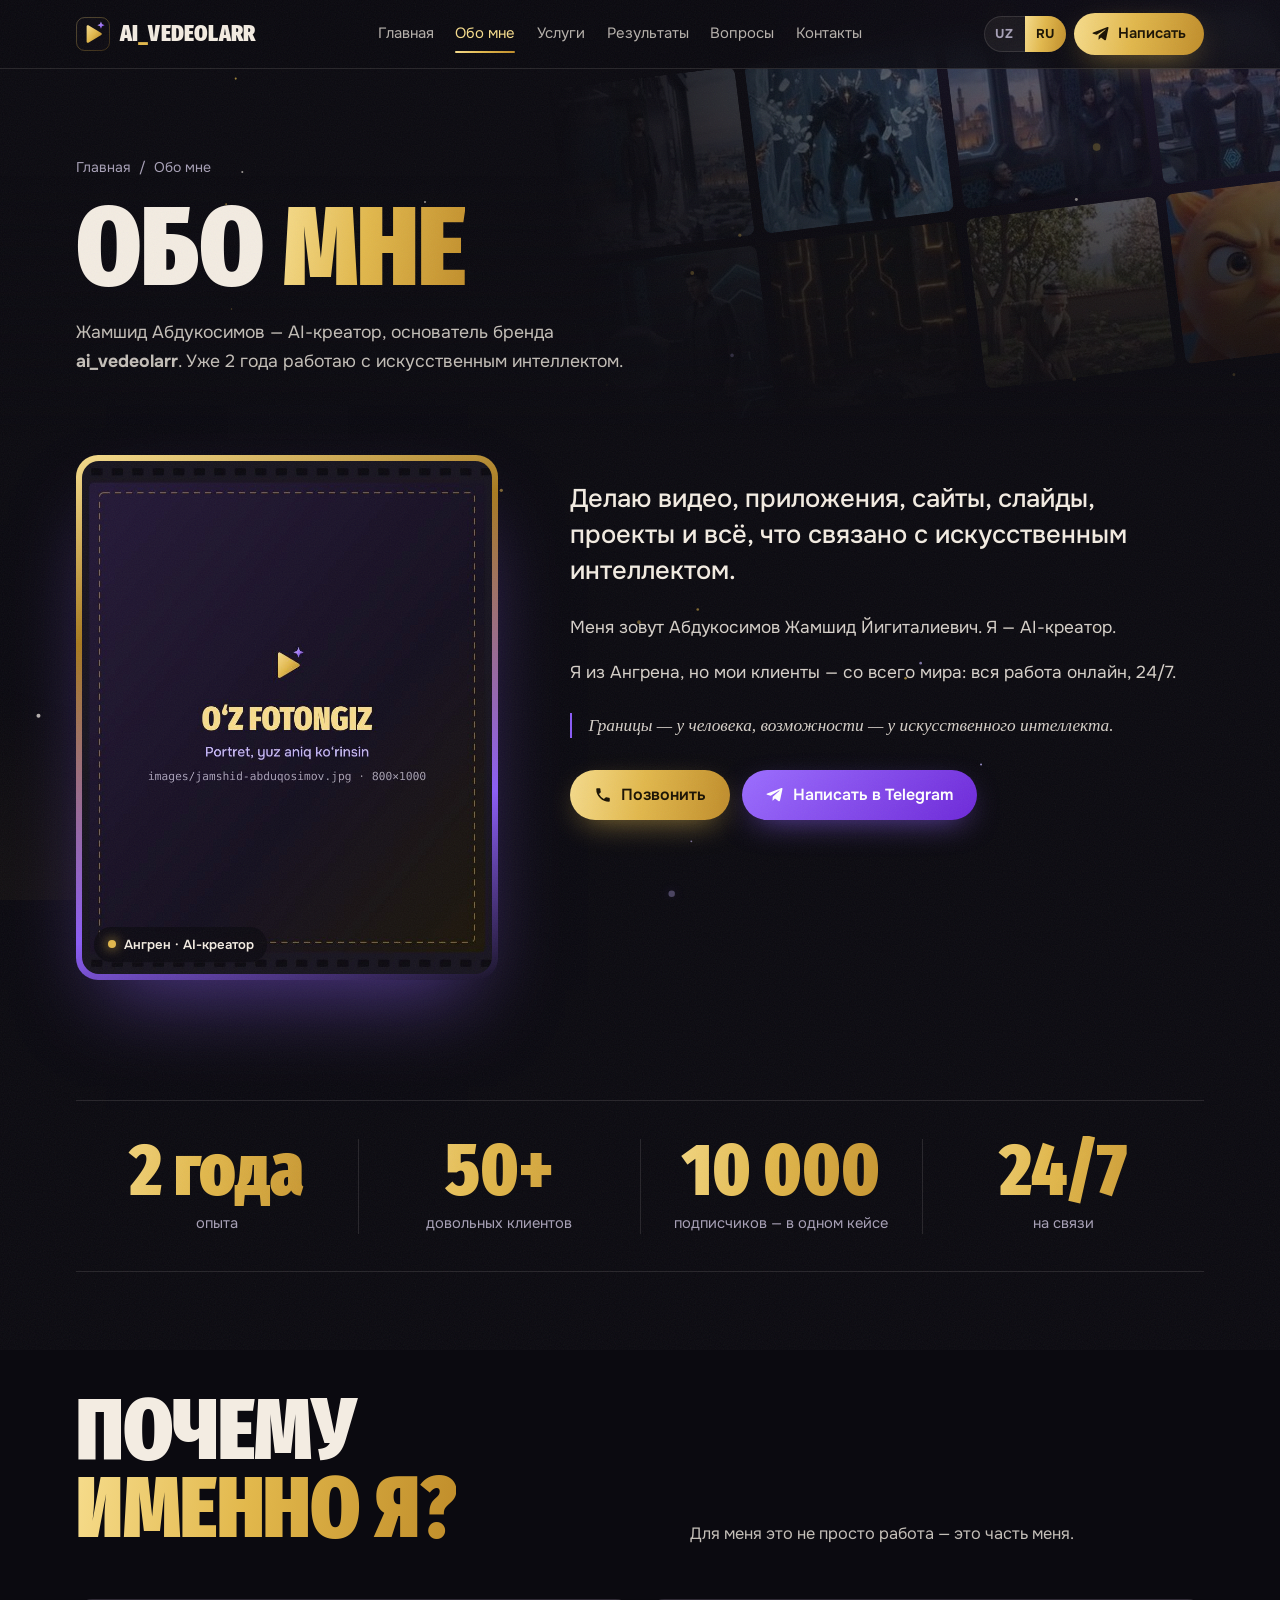
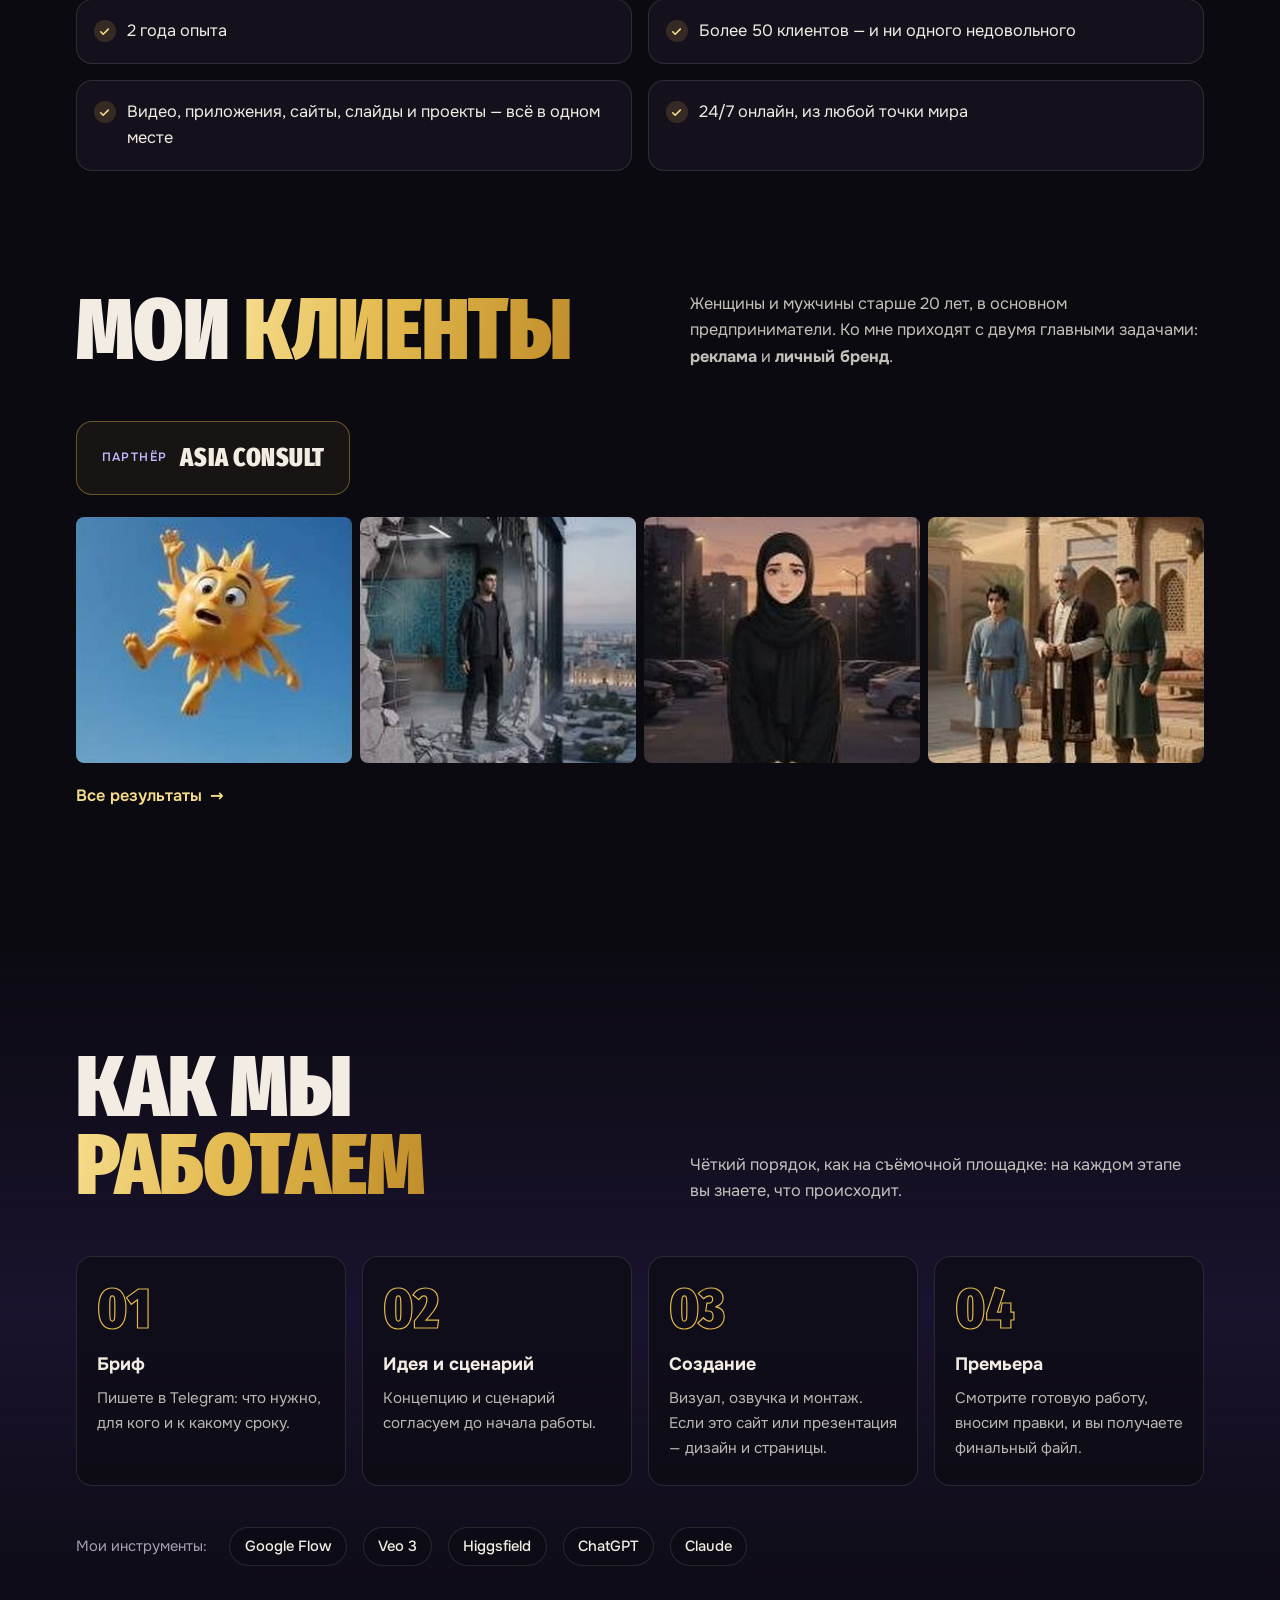
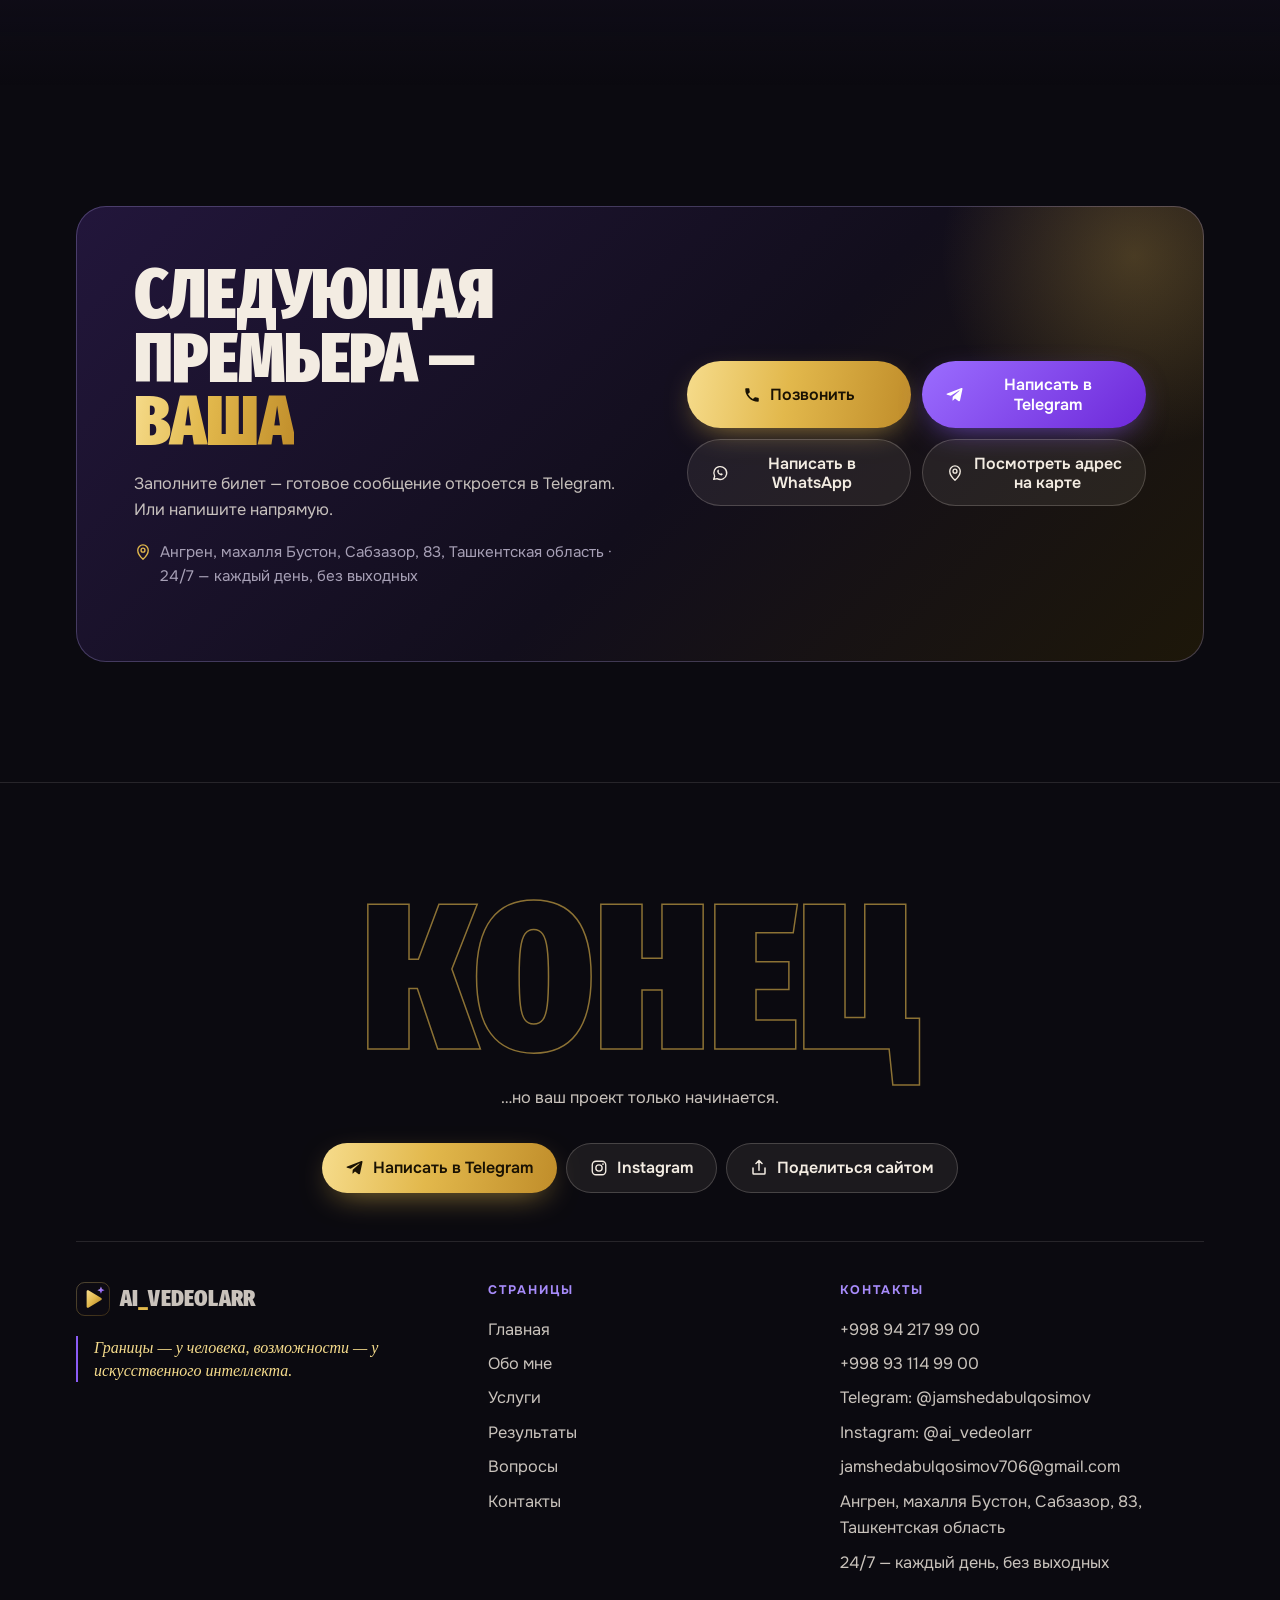
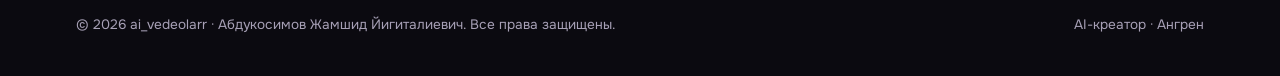
<file: obo-mne.html>
<!DOCTYPE html>
<html lang="ru">
<head>
<meta charset="utf-8">
<meta name="viewport" content="width=device-width, initial-scale=1, viewport-fit=cover">
<title>Жамшид Абдукосимов — AI-креатор, Ангрен | ai_vedeolarr</title>
<meta name="description" content="Абдукосимов Жамшид — AI-креатор, основатель ai_vedeolarr. Видео, сайты, приложения и проекты с помощью искусственного интеллекта. Опыт 2 года.">
<meta name="keywords" content="ai_vedeolarr, Жамшид, услуги искусственного интеллекта, AI видео, AI реклама, создание сайтов, разработка приложений, таргетированная реклама">
<meta name="author" content="Абдукосимов Жамшид Йигиталиевич">
<meta name="robots" content="index, follow, max-image-preview:large">
<link rel="canonical" href="https://sparkly-sundae-3ed3ee.netlify.app/ru/obo-mne.html">
<link rel="alternate" hreflang="uz" href="https://sparkly-sundae-3ed3ee.netlify.app/men-haqimda.html">
<link rel="alternate" hreflang="ru" href="https://sparkly-sundae-3ed3ee.netlify.app/ru/obo-mne.html">
<link rel="alternate" hreflang="x-default" href="https://sparkly-sundae-3ed3ee.netlify.app/men-haqimda.html">
<meta name="theme-color" content="#0b0a10">
<link rel="icon" href="../favicon.ico" sizes="48x48">
<link rel="icon" href="../favicon.svg" type="image/svg+xml">
<link rel="apple-touch-icon" href="../apple-touch-icon.png">
<link rel="manifest" href="../site.webmanifest">
<meta property="og:type" content="website">
<meta property="og:site_name" content="ai_vedeolarr">
<meta property="og:title" content="Жамшид Абдукосимов — AI-креатор, Ангрен | ai_vedeolarr">
<meta property="og:description" content="Абдукосимов Жамшид — AI-креатор, основатель ai_vedeolarr. Видео, сайты, приложения и проекты с помощью искусственного интеллекта. Опыт 2 года.">
<meta property="og:url" content="https://sparkly-sundae-3ed3ee.netlify.app/ru/obo-mne.html">
<meta property="og:image" content="https://sparkly-sundae-3ed3ee.netlify.app/images/og-image-ru.jpg">
<meta property="og:image:width" content="1200">
<meta property="og:image:height" content="630">
<meta property="og:image:alt" content="ai_vedeolarr — Границы — у человека, возможности — у искусственного интеллекта.">
<meta property="og:locale" content="ru_RU">
<meta property="og:locale:alternate" content="uz_UZ">
<meta name="twitter:card" content="summary_large_image">
<meta name="twitter:title" content="Жамшид Абдукосимов — AI-креатор, Ангрен | ai_vedeolarr">
<meta name="twitter:description" content="Абдукосимов Жамшид — AI-креатор, основатель ai_vedeolarr. Видео, сайты, приложения и проекты с помощью искусственного интеллекта. Опыт 2 года.">
<meta name="twitter:image" content="https://sparkly-sundae-3ed3ee.netlify.app/images/og-image-ru.jpg">
<link rel="preload" href="../fonts/fira-xc-900.woff2" as="font" type="font/woff2" crossorigin>
<link rel="preload" href="../fonts/onest-var.woff2" as="font" type="font/woff2" crossorigin>
<link rel="stylesheet" href="../css/style.css">
<script>document.documentElement.classList.add('js');setTimeout(function(){if(!window.__fx)document.documentElement.classList.add('go','nofx')},3500);window.T={"render": "Создаю кадр…", "done": "Готовый кадр", "added": "«{x}» добавлено в билет", "e_name": "Напишите ваше имя, чтобы я знал, с кем говорю.", "e_need": "Выберите услугу или напишите пару слов о проекте.", "m_hi": "Здравствуйте, Жамшид! Пишу с вашего сайта.", "m_name": "Имя", "m_svc": "Услуга", "m_msg": "Проект", "m_when": "Срок", "m_con": "Контакт", "copied": "Сообщение скопировано. Telegram открыт — если текста нет, вставьте его в чат.", "opened": "Telegram открыт. Напишите @jamshedabulqosimov.", "shared": "Ссылка скопирована.", "share_no": "Скопируйте ссылку из адресной строки."};</script>
<style>.nofx .rv{opacity:1;transform:none}.nofx .leader{display:none}</style>
<script type="application/ld+json">{"@context": "https://schema.org", "@graph": [{"@type": "WebSite", "@id": "https://sparkly-sundae-3ed3ee.netlify.app/#website", "url": "https://sparkly-sundae-3ed3ee.netlify.app/", "name": "ai_vedeolarr", "inLanguage": ["uz", "ru"], "publisher": {"@id": "https://sparkly-sundae-3ed3ee.netlify.app/#business"}}, {"@type": "ProfessionalService", "@id": "https://sparkly-sundae-3ed3ee.netlify.app/#business", "name": "ai_vedeolarr", "slogan": "Chegaralar insonniki, imkoniyatlar esa sun’iy intellektniki.", "description": "Услуги искусственного интеллекта: AI видео и реклама, сайты, приложения, проекты и таргетированная реклама. Онлайн, по всему миру, 24/7.", "url": "https://sparkly-sundae-3ed3ee.netlify.app/", "logo": "https://sparkly-sundae-3ed3ee.netlify.app/images/logo-512.png", "image": "https://sparkly-sundae-3ed3ee.netlify.app/images/og-image.jpg", "telephone": "+998942179900", "email": "jamshedabulqosimov706@gmail.com", "address": {"@type": "PostalAddress", "streetAddress": "Bo‘ston MFY, Sabzazor, 83", "addressLocality": "Angren", "addressRegion": "Toshkent viloyati", "addressCountry": "UZ"}, "openingHoursSpecification": {"@type": "OpeningHoursSpecification", "dayOfWeek": ["Monday", "Tuesday", "Wednesday", "Thursday", "Friday", "Saturday", "Sunday"], "opens": "00:00", "closes": "23:59"}, "areaServed": "Worldwide", "founder": {"@id": "https://sparkly-sundae-3ed3ee.netlify.app/#jamshid"}, "contactPoint": [{"@type": "ContactPoint", "telephone": "+998942179900", "contactType": "customer service", "availableLanguage": ["uz", "ru", "tg"]}, {"@type": "ContactPoint", "telephone": "+998931149900", "contactType": "customer service", "availableLanguage": ["uz", "ru", "tg"]}], "sameAs": ["https://www.instagram.com/ai_vedeolarr/", "https://t.me/jamshedabulqosimov"]}, {"@type": "Person", "@id": "https://sparkly-sundae-3ed3ee.netlify.app/#jamshid", "name": "Abduqosimov Jamshid Yigitaliyevich", "givenName": "Jamshid", "familyName": "Abduqosimov", "alternateName": ["Abduqosimov Jamshid", "Jamshed Abulqosimov", "Абдуқосимов Жамшид"], "jobTitle": "AI creator", "worksFor": {"@id": "https://sparkly-sundae-3ed3ee.netlify.app/#business"}, "url": "https://sparkly-sundae-3ed3ee.netlify.app/men-haqimda.html", "image": "https://sparkly-sundae-3ed3ee.netlify.app/images/jamshid-abduqosimov.jpg", "telephone": "+998942179900", "email": "jamshedabulqosimov706@gmail.com", "address": {"@type": "PostalAddress", "addressLocality": "Angren", "addressRegion": "Toshkent viloyati", "addressCountry": "UZ"}, "knowsAbout": ["Artificial intelligence", "AI video", "Web development", "App development", "Targeted advertising"], "sameAs": ["https://www.instagram.com/ai_vedeolarr/", "https://t.me/jamshedabulqosimov"]}, {"@type": "AboutPage", "@id": "https://sparkly-sundae-3ed3ee.netlify.app/ru/obo-mne.html#webpage", "url": "https://sparkly-sundae-3ed3ee.netlify.app/ru/obo-mne.html", "name": "Жамшид Абдукосимов — AI-креатор, Ангрен | ai_vedeolarr", "description": "Абдукосимов Жамшид — AI-креатор, основатель ai_vedeolarr. Видео, сайты, приложения и проекты с помощью искусственного интеллекта. Опыт 2 года.", "inLanguage": "ru", "isPartOf": {"@id": "https://sparkly-sundae-3ed3ee.netlify.app/#website"}, "about": {"@id": "https://sparkly-sundae-3ed3ee.netlify.app/#business"}, "primaryImageOfPage": "https://sparkly-sundae-3ed3ee.netlify.app/images/og-image-ru.jpg"}, {"@type": "BreadcrumbList", "itemListElement": [{"@type": "ListItem", "position": 1, "name": "Главная", "item": "https://sparkly-sundae-3ed3ee.netlify.app/ru/"}, {"@type": "ListItem", "position": 2, "name": "Обо мне", "item": "https://sparkly-sundae-3ed3ee.netlify.app/ru/obo-mne.html"}]}]}</script>
</head>
<body class="inner">
<a class="skip" href="#main">Перейти к содержанию</a>
<canvas id="dust" aria-hidden="true"></canvas>
<div class="grain" aria-hidden="true"></div>

<svg width="0" height="0" style="position:absolute" aria-hidden="true">
<symbol id="i-ph" viewBox="0 0 24 24"><path fill="currentColor" d="M6.6 10.8a15.1 15.1 0 0 0 6.6 6.6l2.2-2.2a1 1 0 0 1 1-.25 11.4 11.4 0 0 0 3.6.57 1 1 0 0 1 1 1V20a1 1 0 0 1-1 1A17 17 0 0 1 3 4a1 1 0 0 1 1-1h3.5a1 1 0 0 1 1 1c0 1.25.2 2.45.57 3.57a1 1 0 0 1-.25 1z"/></symbol>
<symbol id="i-tg" viewBox="0 0 24 24"><path fill="currentColor" d="M21.9 4.3 18.7 19.4c-.2 1.1-.9 1.3-1.8.8l-4.9-3.6-2.4 2.3c-.3.3-.5.5-1 .5l.4-5 9-8.2c.4-.3-.1-.5-.6-.2L6.3 13l-4.8-1.5c-1-.3-1.1-1 .2-1.5l18.9-7.3c.9-.3 1.6.2 1.3 1.6z"/></symbol>
<symbol id="i-wa" viewBox="0 0 24 24"><path fill="none" stroke="currentColor" stroke-width="1.8" stroke-linejoin="round" d="M3.6 20.4l1.3-4.1A8.6 8.6 0 1 1 8.1 19.5z"/><path fill="currentColor" d="M9.3 7.5c.3-.1.6 0 .7.3l.7 1.6c.1.3 0 .5-.2.7l-.5.5c.5 1.1 1.4 2 2.5 2.5l.5-.5c.2-.2.5-.3.7-.2l1.6.7c.3.1.4.4.3.7-.3.9-1.1 1.5-2 1.4-2.8-.4-5-2.6-5.4-5.4-.1-.9.4-1.8 1.1-2.3z"/></symbol>
<symbol id="i-ig" viewBox="0 0 24 24"><g fill="none" stroke="currentColor" stroke-width="1.8"><rect x="3" y="3" width="18" height="18" rx="5"/><circle cx="12" cy="12" r="4.2"/></g><circle cx="17.3" cy="6.7" r="1.2" fill="currentColor"/></symbol>
<symbol id="i-em" viewBox="0 0 24 24"><g fill="none" stroke="currentColor" stroke-width="1.8" stroke-linejoin="round"><rect x="3" y="5" width="18" height="14" rx="2.5"/><path d="M4 7l8 6 8-6"/></g></symbol>
<symbol id="i-pin" viewBox="0 0 24 24"><g fill="none" stroke="currentColor" stroke-width="1.8"><path d="M12 21.5s7-6.2 7-12a7 7 0 1 0-14 0c0 5.8 7 12 7 12z"/><circle cx="12" cy="9.5" r="2.6"/></g></symbol>
<symbol id="i-clk" viewBox="0 0 24 24"><g fill="none" stroke="currentColor" stroke-width="1.8" stroke-linecap="round"><circle cx="12" cy="12" r="9"/><path d="M12 7v5l3.5 2"/></g></symbol>
<symbol id="i-l" viewBox="0 0 24 24"><path fill="none" stroke="currentColor" stroke-width="2" stroke-linecap="round" stroke-linejoin="round" d="M15 5l-7 7 7 7"/></symbol>
<symbol id="i-r" viewBox="0 0 24 24"><path fill="none" stroke="currentColor" stroke-width="2" stroke-linecap="round" stroke-linejoin="round" d="M9 5l7 7-7 7"/></symbol>
<symbol id="i-x" viewBox="0 0 24 24"><path fill="none" stroke="currentColor" stroke-width="2" stroke-linecap="round" d="M6 6l12 12M18 6L6 18"/></symbol>
<symbol id="i-share" viewBox="0 0 24 24"><path fill="none" stroke="currentColor" stroke-width="2" stroke-linecap="round" stroke-linejoin="round" d="M4 12v7a1 1 0 0 0 1 1h14a1 1 0 0 0 1-1v-7M16 6l-4-4-4 4M12 2v13"/></symbol>
</svg>
<header class="nav" id="nav">
  <div class="wrap nav-in">
    <a class="brand" href="../ru/index.html"><img src="../images/logo.svg" alt="Логотип ai_vedeolarr" width="34" height="34"><span class="brand-name">ai<b>_</b>vedeolarr</span></a>
    <nav class="nav-links" aria-label="Меню"><a href="../ru/index.html">Главная</a><a href="../ru/obo-mne.html" aria-current="page">Обо мне</a><a href="../ru/uslugi.html">Услуги</a><a href="../ru/rezultaty.html">Результаты</a><a href="../ru/voprosy.html">Вопросы</a><a href="../ru/kontakty.html">Контакты</a></nav>
    <div class="nav-right">
      <div class="lang"><a href="../men-haqimda.html" hreflang="uz" lang="uz">UZ</a><a href="../ru/obo-mne.html" hreflang="ru" lang="ru" aria-current="true">RU</a></div>
      <a class="btn btn-main btn-sm nav-cta" href="https://t.me/jamshedabulqosimov" target="_blank" rel="noopener"><svg aria-hidden="true"><use href="#i-tg"/></svg><span>Написать</span></a>
      <button class="burger" id="burger" type="button" aria-expanded="false" aria-controls="sheet" aria-label="Меню"><span></span><span></span><span></span></button>
    </div>
  </div>
  <div class="progress" id="progress"></div>
</header>
<div class="sheet" id="sheet">
  <nav aria-label="Меню"><a href="../ru/index.html">Главная</a><a href="../ru/obo-mne.html" aria-current="page">Обо мне</a><a href="../ru/uslugi.html">Услуги</a><a href="../ru/rezultaty.html">Результаты</a><a href="../ru/voprosy.html">Вопросы</a><a href="../ru/kontakty.html">Контакты</a></nav>
  <div class="sheet-foot">
    <a class="btn btn-main" href="tel:+998942179900"><svg aria-hidden="true"><use href="#i-ph"/></svg>Позвонить</a>
    <a class="btn btn-vio" href="https://t.me/jamshedabulqosimov" target="_blank" rel="noopener"><svg aria-hidden="true"><use href="#i-tg"/></svg>Telegram</a>
    <a class="btn btn-ghost" href="https://wa.me/998942179900" target="_blank" rel="noopener"><svg aria-hidden="true"><use href="#i-wa"/></svg>WhatsApp</a>
  </div>
</div>
<main id="main">
<section class="phead"><div class="phead-strip" aria-hidden="true"><img src="../images/works/thumb/ai-video-fantastika-02.jpg" alt="" width="236" height="211" loading="lazy" decoding="async"><img src="../images/works/thumb/ai-video-fantastika-03.jpg" alt="" width="236" height="211" loading="lazy" decoding="async"><img src="../images/works/thumb/ai-video-fantastika-04.jpg" alt="" width="236" height="211" loading="lazy" decoding="async"><img src="../images/works/thumb/ai-video-fantastika-05.jpg" alt="" width="236" height="211" loading="lazy" decoding="async"><img src="../images/works/thumb/ai-video-fantastika-06.jpg" alt="" width="236" height="211" loading="lazy" decoding="async"><img src="../images/works/thumb/ai-video-fantastika-07.jpg" alt="" width="236" height="211" loading="lazy" decoding="async"><img src="../images/works/thumb/ai-video-drama-08.jpg" alt="" width="236" height="211" loading="lazy" decoding="async"><img src="../images/works/thumb/ai-video-animatsiya-10.jpg" alt="" width="236" height="211" loading="lazy" decoding="async"></div><div class="wrap">
  <nav class="crumbs" aria-label="breadcrumb"><a href="../ru/index.html">Главная</a><span aria-hidden="true">/</span><span>Обо мне</span></nav>
  <h1 class="ph-h1">Обо <em>мне</em></h1><p class="lead">Жамшид Абдукосимов — AI-креатор, основатель бренда <b>ai_vedeolarr</b>. Уже 2 года работаю с искусственным интеллектом.</p>
</div></section>
<section class="sec" style="padding-top:1rem"><div class="wrap about">
  <div class="frame rv"><img src="../images/jamshid-abduqosimov.jpg" alt="Жамшид Абдукосимов — AI-креатор, основатель ai_vedeolarr, Ангрен" width="800" height="1000" fetchpriority="high" decoding="async"><span class="frame-tag"><span class="dot"></span>Ангрен · AI-креатор</span></div>
  <div class="about-txt rv">
    <p class="big">Делаю видео, приложения, сайты, слайды, проекты и всё, что связано с искусственным интеллектом.</p>
    <p>Меня зовут Абдукосимов Жамшид Йигиталиевич. Я — AI-креатор.</p><p>Я из Ангрена, но мои клиенты — со всего мира: вся работа онлайн, 24/7.</p>
    <p class="slogan" style="margin:1.6rem 0 2rem">Границы — у человека, возможности — у искусственного интеллекта.</p>
    <div class="hero-cta"><a class="btn btn-main" href="tel:+998942179900"><svg aria-hidden="true"><use href="#i-ph"/></svg>Позвонить</a><a class="btn btn-vio" href="https://t.me/jamshedabulqosimov" target="_blank" rel="noopener"><svg aria-hidden="true"><use href="#i-tg"/></svg>Написать в Telegram</a></div>
  </div>
</div></section>
<div class="wrap"><div class="stats rv"><div class="stat"><b>2 года</b><span>опыта</span></div><div class="stat"><b>50+</b><span>довольных клиентов</span></div><div class="stat"><b>10 000</b><span>подписчиков — в одном кейсе</span></div><div class="stat"><b>24/7</b><span>на связи</span></div></div></div>
<section class="sec"><div class="wrap">
  <div class="sec-head rv"><h2 class="h2">Почему <em>именно я?</em></h2><p class="lead">Для меня это не просто работа — это часть меня.</p></div>
  <ul class="why rv"><li>2 года опыта</li><li>Более 50 клиентов — и ни одного недовольного</li><li>Видео, приложения, сайты, слайды и проекты — всё в одном месте</li><li>24/7 онлайн, из любой точки мира</li></ul>
</div></section>
<section class="sec" style="padding-top:0"><div class="wrap">
  <div class="sec-head rv"><h2 class="h2">Мои <em>клиенты</em></h2><p class="lead">Женщины и мужчины старше 20 лет, в основном предприниматели. Ко мне приходят с двумя главными задачами: <b>реклама</b> и <b>личный бренд</b>.</p></div>
  <div class="partner rv"><small>Партнёр</small>Asia Consult</div>
  <div class="rv"><div class="strip"><img src="../images/works/ai-video-animatsiya-01.jpg" alt="Анимационный кадр AI видео 1 — сериал, созданный искусственным интеллектом, ai_vedeolarr" width="472" height="422" loading="lazy" decoding="async"><img src="../images/works/ai-video-fantastika-02.jpg" alt="Фантастический кадр AI видео 2 — сериал, созданный искусственным интеллектом, ai_vedeolarr" width="472" height="422" loading="lazy" decoding="async"><img src="../images/works/ai-video-drama-03.jpg" alt="Драматический кадр AI видео 3 — сериал, созданный искусственным интеллектом, ai_vedeolarr" width="472" height="422" loading="lazy" decoding="async"><img src="../images/works/ai-video-tarixiy-04.jpg" alt="Исторический кадр AI видео 4 — сериал, созданный искусственным интеллектом, ai_vedeolarr" width="472" height="422" loading="lazy" decoding="async"></div></div>
  <a class="more-link" href="../ru/rezultaty.html">Все результаты</a>
</div></section>
<section class="sec proc"><div class="wrap">
  <div class="sec-head rv"><h2 class="h2">Как мы <em>работаем</em></h2><p class="lead">Чёткий порядок, как на съёмочной площадке: на каждом этапе вы знаете, что происходит.</p></div>
  <ol class="steps rv"><li class="step"><span class="step-n">01</span><h3>Бриф</h3><p>Пишете в Telegram: что нужно, для кого и к какому сроку.</p></li><li class="step"><span class="step-n">02</span><h3>Идея и сценарий</h3><p>Концепцию и сценарий согласуем до начала работы.</p></li><li class="step"><span class="step-n">03</span><h3>Создание</h3><p>Визуал, озвучка и монтаж. Если это сайт или презентация — дизайн и страницы.</p></li><li class="step"><span class="step-n">04</span><h3>Премьера</h3><p>Смотрите готовую работу, вносим правки, и вы получаете финальный файл.</p></li></ol>
  <div class="tools"><span class="tools-lbl">Мои инструменты:</span><span class="tool">Google Flow</span><span class="tool">Veo 3</span><span class="tool">Higgsfield</span><span class="tool">ChatGPT</span><span class="tool">Claude</span></div>
</div></section>
<section class="sec"><div class="wrap"><div class="band rv"><div class="band-grid">
  <div><h2 class="h2">Следующая премьера — <em>ваша</em></h2><p class="lead" style="margin-top:1.1rem">Заполните билет — готовое сообщение откроется в Telegram. Или напишите напрямую.</p>
    <p class="addr-line"><svg aria-hidden="true"><use href="#i-pin"/></svg><span>Ангрен, махалля Бустон, Сабзазор, 83, Ташкентская область · 24/7 — каждый день, без выходных</span></p></div>
  <div class="band-btns">
    <a class="btn btn-main" href="tel:+998942179900"><svg aria-hidden="true"><use href="#i-ph"/></svg>Позвонить</a>
    <a class="btn btn-vio" href="https://t.me/jamshedabulqosimov" target="_blank" rel="noopener"><svg aria-hidden="true"><use href="#i-tg"/></svg>Написать в Telegram</a>
    <a class="btn btn-ghost" href="https://wa.me/998942179900" target="_blank" rel="noopener"><svg aria-hidden="true"><use href="#i-wa"/></svg>Написать в WhatsApp</a>
    <a class="btn btn-ghost" href="https://www.google.com/maps/search/?api=1&query=Angren%2C%20Bo%27ston%20MFY%2C%20Sabzazor%2083%2C%20Toshkent%20viloyati%2C%20Uzbekistan" target="_blank" rel="noopener"><svg aria-hidden="true"><use href="#i-pin"/></svg>Посмотреть адрес на карте</a>
  </div>
</div></div></div></section>
</main>
<footer class="foot">
  <div class="wrap">
    <p class="fin" aria-hidden="true">Конец</p>
    <p class="fin-sub">…но ваш проект только начинается.</p>
    <div class="foot-row">
      <a class="btn btn-main" href="https://t.me/jamshedabulqosimov" target="_blank" rel="noopener"><svg aria-hidden="true"><use href="#i-tg"/></svg><span>Написать в Telegram</span></a>
      <a class="btn btn-ghost" href="https://www.instagram.com/ai_vedeolarr/" target="_blank" rel="noopener"><svg aria-hidden="true"><use href="#i-ig"/></svg>Instagram</a>
      <button class="btn btn-ghost" id="share" type="button"><svg aria-hidden="true"><use href="#i-share"/></svg><span>Поделиться сайтом</span></button>
    </div>
    <div class="foot-grid">
      <div><a class="brand" href="../ru/index.html"><img src="../images/logo.svg" alt="Логотип ai_vedeolarr" width="34" height="34" loading="lazy"><span class="brand-name">ai<b>_</b>vedeolarr</span></a>
        <p class="slogan">Границы — у человека, возможности — у искусственного интеллекта.</p></div>
      <div><h2>Страницы</h2><ul><li><a href="../ru/index.html">Главная</a></li><li><a href="../ru/obo-mne.html">Обо мне</a></li><li><a href="../ru/uslugi.html">Услуги</a></li><li><a href="../ru/rezultaty.html">Результаты</a></li><li><a href="../ru/voprosy.html">Вопросы</a></li><li><a href="../ru/kontakty.html">Контакты</a></li></ul></div>
      <div><h2>Контакты</h2>
        <address>
          <a href="tel:+998942179900">+998 94 217 99 00</a><a href="tel:+998931149900">+998 93 114 99 00</a>
          <a href="https://t.me/jamshedabulqosimov" target="_blank" rel="noopener">Telegram: @jamshedabulqosimov</a>
          <a href="https://www.instagram.com/ai_vedeolarr/" target="_blank" rel="noopener">Instagram: @ai_vedeolarr</a>
          <a href="mailto:jamshedabulqosimov706@gmail.com">jamshedabulqosimov706@gmail.com</a>
          <a href="https://www.google.com/maps/search/?api=1&query=Angren%2C%20Bo%27ston%20MFY%2C%20Sabzazor%2083%2C%20Toshkent%20viloyati%2C%20Uzbekistan" target="_blank" rel="noopener">Ангрен, махалля Бустон, Сабзазор, 83, Ташкентская область</a>
          <span>24/7 — каждый день, без выходных</span>
        </address></div>
    </div>
    <p class="copy"><span>© 2026 ai_vedeolarr · Абдукосимов Жамшид Йигиталиевич. Все права защищены.</span><span>AI-креатор · Ангрен</span></p>
  </div>
</footer>

<nav class="dock" id="dock" aria-label="Позвонить">
  <a href="tel:+998942179900"><svg aria-hidden="true"><use href="#i-ph"/></svg>Позвонить</a>
  <a href="https://t.me/jamshedabulqosimov" target="_blank" rel="noopener"><svg aria-hidden="true"><use href="#i-tg"/></svg>Telegram</a>
  <a href="https://wa.me/998942179900" target="_blank" rel="noopener"><svg aria-hidden="true"><use href="#i-wa"/></svg>WhatsApp</a>
</nav>
<div class="toast" id="toast" role="status" aria-live="polite"></div>
<script src="../js/main.js" defer></script>
</body>
</html>
</file>
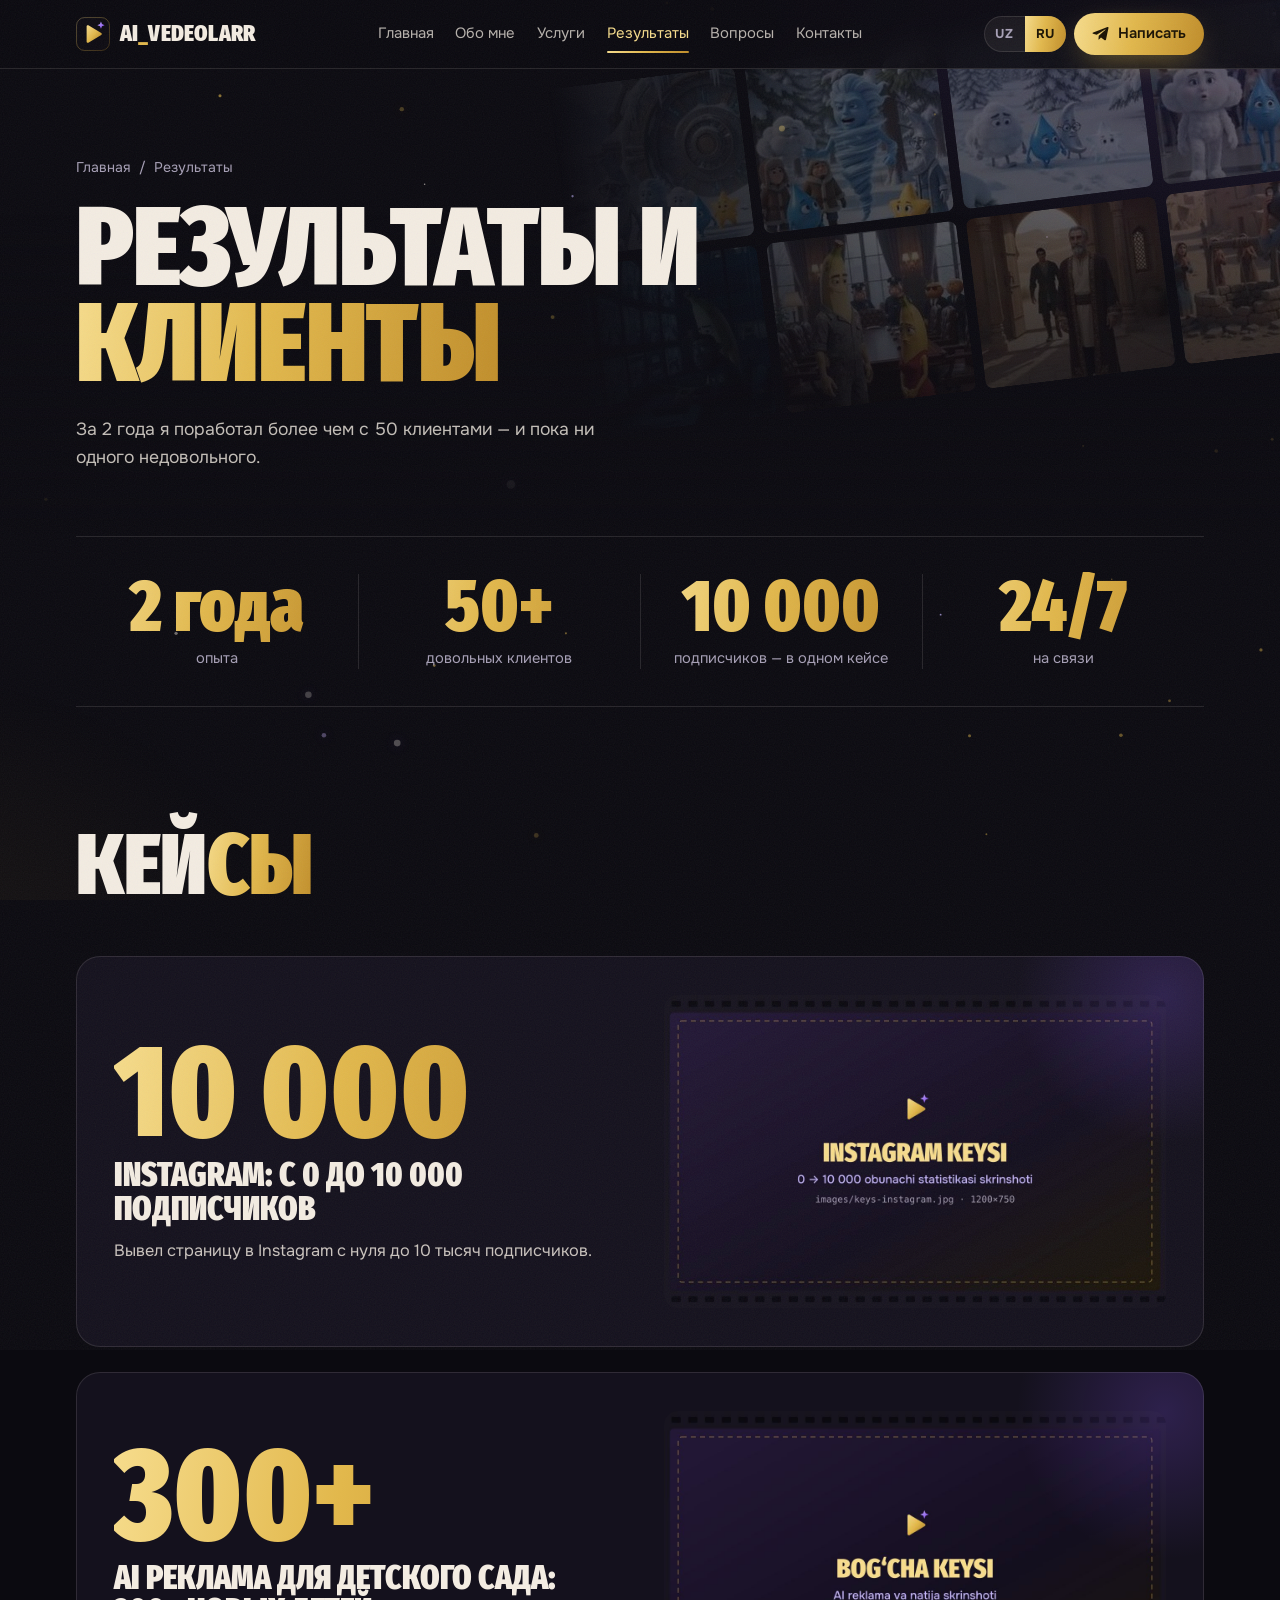
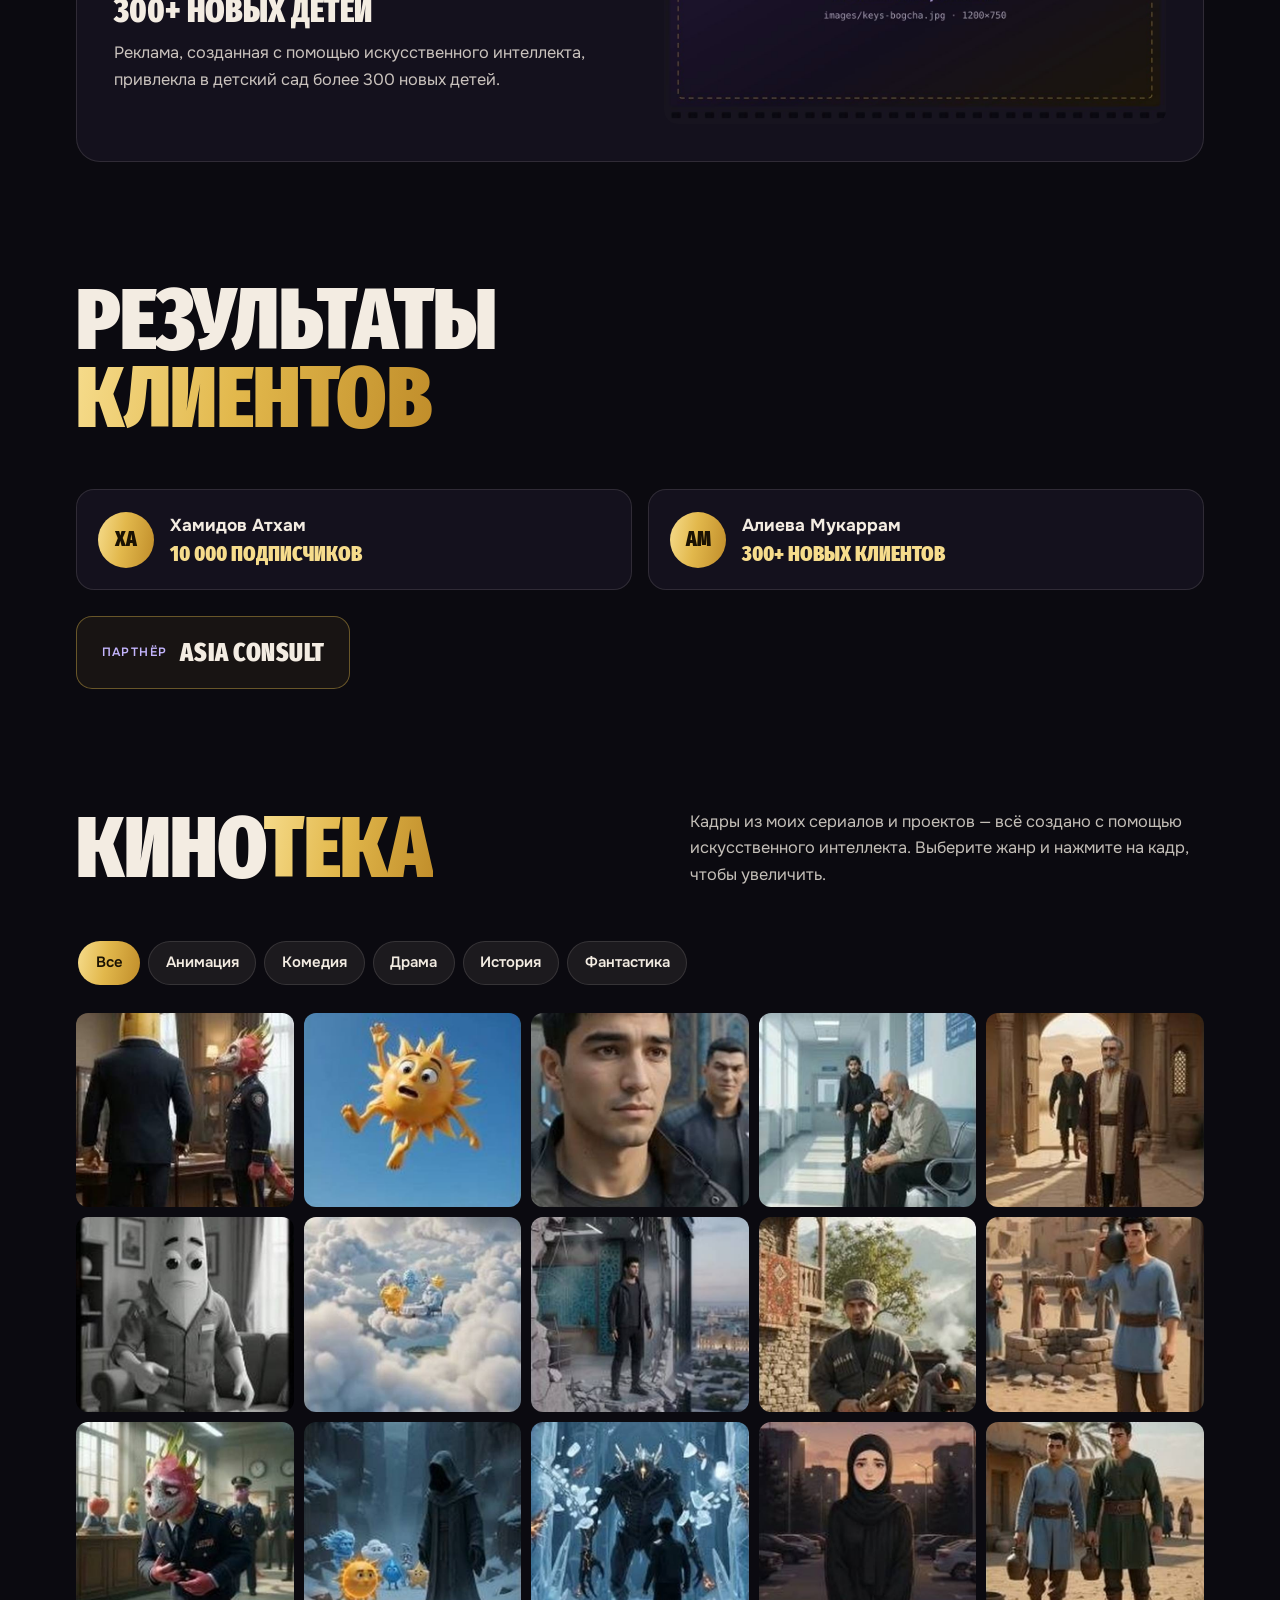
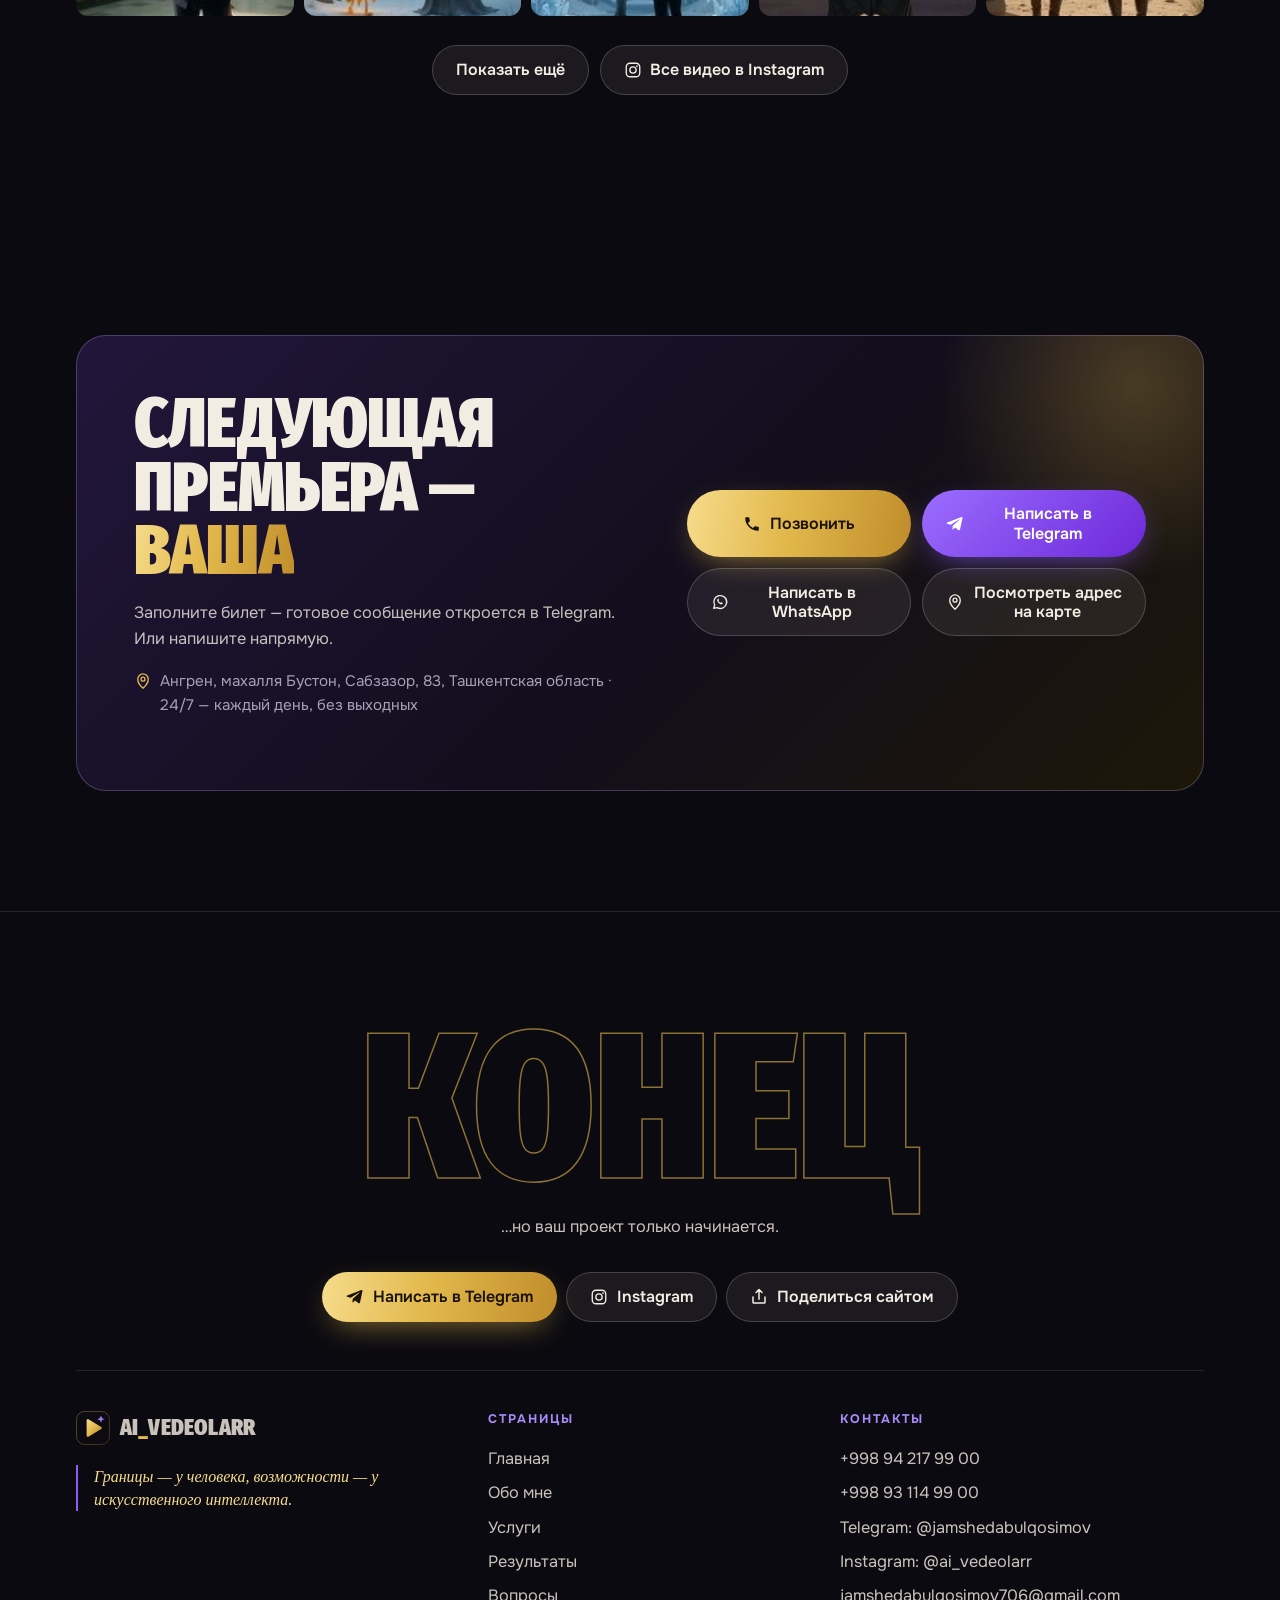
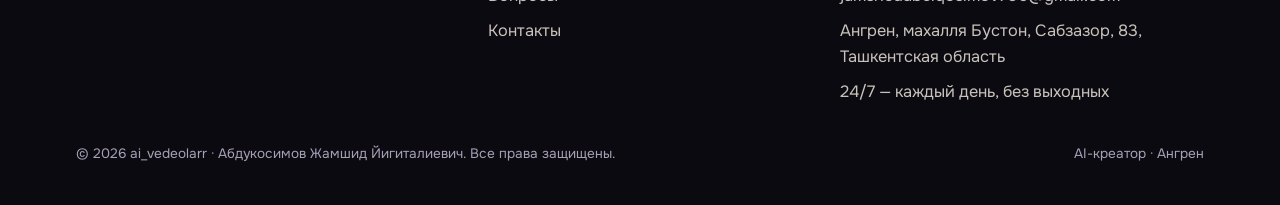
<file: rezultaty.html>
<!DOCTYPE html>
<html lang="ru">
<head>
<meta charset="utf-8">
<meta name="viewport" content="width=device-width, initial-scale=1, viewport-fit=cover">
<title>Результаты и кейсы: AI реклама, Instagram | ai_vedeolarr</title>
<meta name="description" content="50+ клиентов. Instagram с 0 до 10 000 подписчиков, 300+ новых детей в детский сад через AI рекламу. Кейсы клиентов и кинотека.">
<meta name="keywords" content="ai_vedeolarr, Жамшид, услуги искусственного интеллекта, AI видео, AI реклама, создание сайтов, разработка приложений, таргетированная реклама">
<meta name="author" content="Абдукосимов Жамшид Йигиталиевич">
<meta name="robots" content="index, follow, max-image-preview:large">
<link rel="canonical" href="https://sparkly-sundae-3ed3ee.netlify.app/ru/rezultaty.html">
<link rel="alternate" hreflang="uz" href="https://sparkly-sundae-3ed3ee.netlify.app/natijalar.html">
<link rel="alternate" hreflang="ru" href="https://sparkly-sundae-3ed3ee.netlify.app/ru/rezultaty.html">
<link rel="alternate" hreflang="x-default" href="https://sparkly-sundae-3ed3ee.netlify.app/natijalar.html">
<meta name="theme-color" content="#0b0a10">
<link rel="icon" href="../favicon.ico" sizes="48x48">
<link rel="icon" href="../favicon.svg" type="image/svg+xml">
<link rel="apple-touch-icon" href="../apple-touch-icon.png">
<link rel="manifest" href="../site.webmanifest">
<meta property="og:type" content="website">
<meta property="og:site_name" content="ai_vedeolarr">
<meta property="og:title" content="Результаты и кейсы: AI реклама, Instagram | ai_vedeolarr">
<meta property="og:description" content="50+ клиентов. Instagram с 0 до 10 000 подписчиков, 300+ новых детей в детский сад через AI рекламу. Кейсы клиентов и кинотека.">
<meta property="og:url" content="https://sparkly-sundae-3ed3ee.netlify.app/ru/rezultaty.html">
<meta property="og:image" content="https://sparkly-sundae-3ed3ee.netlify.app/images/og-image-ru.jpg">
<meta property="og:image:width" content="1200">
<meta property="og:image:height" content="630">
<meta property="og:image:alt" content="ai_vedeolarr — Границы — у человека, возможности — у искусственного интеллекта.">
<meta property="og:locale" content="ru_RU">
<meta property="og:locale:alternate" content="uz_UZ">
<meta name="twitter:card" content="summary_large_image">
<meta name="twitter:title" content="Результаты и кейсы: AI реклама, Instagram | ai_vedeolarr">
<meta name="twitter:description" content="50+ клиентов. Instagram с 0 до 10 000 подписчиков, 300+ новых детей в детский сад через AI рекламу. Кейсы клиентов и кинотека.">
<meta name="twitter:image" content="https://sparkly-sundae-3ed3ee.netlify.app/images/og-image-ru.jpg">
<link rel="preload" href="../fonts/fira-xc-900.woff2" as="font" type="font/woff2" crossorigin>
<link rel="preload" href="../fonts/onest-var.woff2" as="font" type="font/woff2" crossorigin>
<link rel="stylesheet" href="../css/style.css">
<script>document.documentElement.classList.add('js');setTimeout(function(){if(!window.__fx)document.documentElement.classList.add('go','nofx')},3500);window.T={"render": "Создаю кадр…", "done": "Готовый кадр", "added": "«{x}» добавлено в билет", "e_name": "Напишите ваше имя, чтобы я знал, с кем говорю.", "e_need": "Выберите услугу или напишите пару слов о проекте.", "m_hi": "Здравствуйте, Жамшид! Пишу с вашего сайта.", "m_name": "Имя", "m_svc": "Услуга", "m_msg": "Проект", "m_when": "Срок", "m_con": "Контакт", "copied": "Сообщение скопировано. Telegram открыт — если текста нет, вставьте его в чат.", "opened": "Telegram открыт. Напишите @jamshedabulqosimov.", "shared": "Ссылка скопирована.", "share_no": "Скопируйте ссылку из адресной строки."};</script>
<style>.nofx .rv{opacity:1;transform:none}.nofx .leader{display:none}</style>
<script type="application/ld+json">{"@context": "https://schema.org", "@graph": [{"@type": "WebSite", "@id": "https://sparkly-sundae-3ed3ee.netlify.app/#website", "url": "https://sparkly-sundae-3ed3ee.netlify.app/", "name": "ai_vedeolarr", "inLanguage": ["uz", "ru"], "publisher": {"@id": "https://sparkly-sundae-3ed3ee.netlify.app/#business"}}, {"@type": "ProfessionalService", "@id": "https://sparkly-sundae-3ed3ee.netlify.app/#business", "name": "ai_vedeolarr", "slogan": "Chegaralar insonniki, imkoniyatlar esa sun’iy intellektniki.", "description": "Услуги искусственного интеллекта: AI видео и реклама, сайты, приложения, проекты и таргетированная реклама. Онлайн, по всему миру, 24/7.", "url": "https://sparkly-sundae-3ed3ee.netlify.app/", "logo": "https://sparkly-sundae-3ed3ee.netlify.app/images/logo-512.png", "image": "https://sparkly-sundae-3ed3ee.netlify.app/images/og-image.jpg", "telephone": "+998942179900", "email": "jamshedabulqosimov706@gmail.com", "address": {"@type": "PostalAddress", "streetAddress": "Bo‘ston MFY, Sabzazor, 83", "addressLocality": "Angren", "addressRegion": "Toshkent viloyati", "addressCountry": "UZ"}, "openingHoursSpecification": {"@type": "OpeningHoursSpecification", "dayOfWeek": ["Monday", "Tuesday", "Wednesday", "Thursday", "Friday", "Saturday", "Sunday"], "opens": "00:00", "closes": "23:59"}, "areaServed": "Worldwide", "founder": {"@id": "https://sparkly-sundae-3ed3ee.netlify.app/#jamshid"}, "contactPoint": [{"@type": "ContactPoint", "telephone": "+998942179900", "contactType": "customer service", "availableLanguage": ["uz", "ru", "tg"]}, {"@type": "ContactPoint", "telephone": "+998931149900", "contactType": "customer service", "availableLanguage": ["uz", "ru", "tg"]}], "sameAs": ["https://www.instagram.com/ai_vedeolarr/", "https://t.me/jamshedabulqosimov"]}, {"@type": "Person", "@id": "https://sparkly-sundae-3ed3ee.netlify.app/#jamshid", "name": "Abduqosimov Jamshid Yigitaliyevich", "givenName": "Jamshid", "familyName": "Abduqosimov", "alternateName": ["Abduqosimov Jamshid", "Jamshed Abulqosimov", "Абдуқосимов Жамшид"], "jobTitle": "AI creator", "worksFor": {"@id": "https://sparkly-sundae-3ed3ee.netlify.app/#business"}, "url": "https://sparkly-sundae-3ed3ee.netlify.app/men-haqimda.html", "image": "https://sparkly-sundae-3ed3ee.netlify.app/images/jamshid-abduqosimov.jpg", "telephone": "+998942179900", "email": "jamshedabulqosimov706@gmail.com", "address": {"@type": "PostalAddress", "addressLocality": "Angren", "addressRegion": "Toshkent viloyati", "addressCountry": "UZ"}, "knowsAbout": ["Artificial intelligence", "AI video", "Web development", "App development", "Targeted advertising"], "sameAs": ["https://www.instagram.com/ai_vedeolarr/", "https://t.me/jamshedabulqosimov"]}, {"@type": "WebPage", "@id": "https://sparkly-sundae-3ed3ee.netlify.app/ru/rezultaty.html#webpage", "url": "https://sparkly-sundae-3ed3ee.netlify.app/ru/rezultaty.html", "name": "Результаты и кейсы: AI реклама, Instagram | ai_vedeolarr", "description": "50+ клиентов. Instagram с 0 до 10 000 подписчиков, 300+ новых детей в детский сад через AI рекламу. Кейсы клиентов и кинотека.", "inLanguage": "ru", "isPartOf": {"@id": "https://sparkly-sundae-3ed3ee.netlify.app/#website"}, "about": {"@id": "https://sparkly-sundae-3ed3ee.netlify.app/#business"}, "primaryImageOfPage": "https://sparkly-sundae-3ed3ee.netlify.app/images/og-image-ru.jpg"}, {"@type": "BreadcrumbList", "itemListElement": [{"@type": "ListItem", "position": 1, "name": "Главная", "item": "https://sparkly-sundae-3ed3ee.netlify.app/ru/"}, {"@type": "ListItem", "position": 2, "name": "Результаты", "item": "https://sparkly-sundae-3ed3ee.netlify.app/ru/rezultaty.html"}]}]}</script>
</head>
<body class="inner">
<a class="skip" href="#main">Перейти к содержанию</a>
<canvas id="dust" aria-hidden="true"></canvas>
<div class="grain" aria-hidden="true"></div>

<svg width="0" height="0" style="position:absolute" aria-hidden="true">
<symbol id="i-ph" viewBox="0 0 24 24"><path fill="currentColor" d="M6.6 10.8a15.1 15.1 0 0 0 6.6 6.6l2.2-2.2a1 1 0 0 1 1-.25 11.4 11.4 0 0 0 3.6.57 1 1 0 0 1 1 1V20a1 1 0 0 1-1 1A17 17 0 0 1 3 4a1 1 0 0 1 1-1h3.5a1 1 0 0 1 1 1c0 1.25.2 2.45.57 3.57a1 1 0 0 1-.25 1z"/></symbol>
<symbol id="i-tg" viewBox="0 0 24 24"><path fill="currentColor" d="M21.9 4.3 18.7 19.4c-.2 1.1-.9 1.3-1.8.8l-4.9-3.6-2.4 2.3c-.3.3-.5.5-1 .5l.4-5 9-8.2c.4-.3-.1-.5-.6-.2L6.3 13l-4.8-1.5c-1-.3-1.1-1 .2-1.5l18.9-7.3c.9-.3 1.6.2 1.3 1.6z"/></symbol>
<symbol id="i-wa" viewBox="0 0 24 24"><path fill="none" stroke="currentColor" stroke-width="1.8" stroke-linejoin="round" d="M3.6 20.4l1.3-4.1A8.6 8.6 0 1 1 8.1 19.5z"/><path fill="currentColor" d="M9.3 7.5c.3-.1.6 0 .7.3l.7 1.6c.1.3 0 .5-.2.7l-.5.5c.5 1.1 1.4 2 2.5 2.5l.5-.5c.2-.2.5-.3.7-.2l1.6.7c.3.1.4.4.3.7-.3.9-1.1 1.5-2 1.4-2.8-.4-5-2.6-5.4-5.4-.1-.9.4-1.8 1.1-2.3z"/></symbol>
<symbol id="i-ig" viewBox="0 0 24 24"><g fill="none" stroke="currentColor" stroke-width="1.8"><rect x="3" y="3" width="18" height="18" rx="5"/><circle cx="12" cy="12" r="4.2"/></g><circle cx="17.3" cy="6.7" r="1.2" fill="currentColor"/></symbol>
<symbol id="i-em" viewBox="0 0 24 24"><g fill="none" stroke="currentColor" stroke-width="1.8" stroke-linejoin="round"><rect x="3" y="5" width="18" height="14" rx="2.5"/><path d="M4 7l8 6 8-6"/></g></symbol>
<symbol id="i-pin" viewBox="0 0 24 24"><g fill="none" stroke="currentColor" stroke-width="1.8"><path d="M12 21.5s7-6.2 7-12a7 7 0 1 0-14 0c0 5.8 7 12 7 12z"/><circle cx="12" cy="9.5" r="2.6"/></g></symbol>
<symbol id="i-clk" viewBox="0 0 24 24"><g fill="none" stroke="currentColor" stroke-width="1.8" stroke-linecap="round"><circle cx="12" cy="12" r="9"/><path d="M12 7v5l3.5 2"/></g></symbol>
<symbol id="i-l" viewBox="0 0 24 24"><path fill="none" stroke="currentColor" stroke-width="2" stroke-linecap="round" stroke-linejoin="round" d="M15 5l-7 7 7 7"/></symbol>
<symbol id="i-r" viewBox="0 0 24 24"><path fill="none" stroke="currentColor" stroke-width="2" stroke-linecap="round" stroke-linejoin="round" d="M9 5l7 7-7 7"/></symbol>
<symbol id="i-x" viewBox="0 0 24 24"><path fill="none" stroke="currentColor" stroke-width="2" stroke-linecap="round" d="M6 6l12 12M18 6L6 18"/></symbol>
<symbol id="i-share" viewBox="0 0 24 24"><path fill="none" stroke="currentColor" stroke-width="2" stroke-linecap="round" stroke-linejoin="round" d="M4 12v7a1 1 0 0 0 1 1h14a1 1 0 0 0 1-1v-7M16 6l-4-4-4 4M12 2v13"/></symbol>
</svg>
<header class="nav" id="nav">
  <div class="wrap nav-in">
    <a class="brand" href="../ru/index.html"><img src="../images/logo.svg" alt="Логотип ai_vedeolarr" width="34" height="34"><span class="brand-name">ai<b>_</b>vedeolarr</span></a>
    <nav class="nav-links" aria-label="Меню"><a href="../ru/index.html">Главная</a><a href="../ru/obo-mne.html">Обо мне</a><a href="../ru/uslugi.html">Услуги</a><a href="../ru/rezultaty.html" aria-current="page">Результаты</a><a href="../ru/voprosy.html">Вопросы</a><a href="../ru/kontakty.html">Контакты</a></nav>
    <div class="nav-right">
      <div class="lang"><a href="../natijalar.html" hreflang="uz" lang="uz">UZ</a><a href="../ru/rezultaty.html" hreflang="ru" lang="ru" aria-current="true">RU</a></div>
      <a class="btn btn-main btn-sm nav-cta" href="https://t.me/jamshedabulqosimov" target="_blank" rel="noopener"><svg aria-hidden="true"><use href="#i-tg"/></svg><span>Написать</span></a>
      <button class="burger" id="burger" type="button" aria-expanded="false" aria-controls="sheet" aria-label="Меню"><span></span><span></span><span></span></button>
    </div>
  </div>
  <div class="progress" id="progress"></div>
</header>
<div class="sheet" id="sheet">
  <nav aria-label="Меню"><a href="../ru/index.html">Главная</a><a href="../ru/obo-mne.html">Обо мне</a><a href="../ru/uslugi.html">Услуги</a><a href="../ru/rezultaty.html" aria-current="page">Результаты</a><a href="../ru/voprosy.html">Вопросы</a><a href="../ru/kontakty.html">Контакты</a></nav>
  <div class="sheet-foot">
    <a class="btn btn-main" href="tel:+998942179900"><svg aria-hidden="true"><use href="#i-ph"/></svg>Позвонить</a>
    <a class="btn btn-vio" href="https://t.me/jamshedabulqosimov" target="_blank" rel="noopener"><svg aria-hidden="true"><use href="#i-tg"/></svg>Telegram</a>
    <a class="btn btn-ghost" href="https://wa.me/998942179900" target="_blank" rel="noopener"><svg aria-hidden="true"><use href="#i-wa"/></svg>WhatsApp</a>
  </div>
</div>
<main id="main">
<section class="phead"><div class="phead-strip" aria-hidden="true"><img src="../images/works/thumb/ai-video-animatsiya-05.jpg" alt="" width="236" height="211" loading="lazy" decoding="async"><img src="../images/works/thumb/ai-video-animatsiya-06.jpg" alt="" width="236" height="211" loading="lazy" decoding="async"><img src="../images/works/thumb/ai-video-animatsiya-07.jpg" alt="" width="236" height="211" loading="lazy" decoding="async"><img src="../images/works/thumb/ai-video-animatsiya-08.jpg" alt="" width="236" height="211" loading="lazy" decoding="async"><img src="../images/works/thumb/ai-video-komediya-10.jpg" alt="" width="236" height="211" loading="lazy" decoding="async"><img src="../images/works/thumb/ai-video-komediya-13.jpg" alt="" width="236" height="211" loading="lazy" decoding="async"><img src="../images/works/thumb/ai-video-tarixiy-01.jpg" alt="" width="236" height="211" loading="lazy" decoding="async"><img src="../images/works/thumb/ai-video-tarixiy-02.jpg" alt="" width="236" height="211" loading="lazy" decoding="async"></div><div class="wrap">
  <nav class="crumbs" aria-label="breadcrumb"><a href="../ru/index.html">Главная</a><span aria-hidden="true">/</span><span>Результаты</span></nav>
  <h1 class="ph-h1">Результаты и <em>клиенты</em></h1><p class="lead">За 2 года я поработал более чем с 50 клиентами — и пока ни одного недовольного.</p>
</div></section>
<div class="wrap"><div class="stats rv"><div class="stat"><b>2 года</b><span>опыта</span></div><div class="stat"><b>50+</b><span>довольных клиентов</span></div><div class="stat"><b>10 000</b><span>подписчиков — в одном кейсе</span></div><div class="stat"><b>24/7</b><span>на связи</span></div></div></div>
<section class="sec"><div class="wrap">
  <div class="sec-head rv"><h2 class="h2">Кей<em>сы</em></h2></div>
  <div class="cases"><article class="case rv"><div><span class="case-big">10 000</span><h3>Instagram: с 0 до 10 000 подписчиков</h3><p>Вывел страницу в Instagram с нуля до 10 тысяч подписчиков.</p></div><div><img src="../images/keys-instagram.jpg" alt="Страница Instagram: с 0 до 10 000 подписчиков — кейс ai_vedeolarr" width="1200" height="750" loading="lazy" decoding="async"></div></article><article class="case rv"><div><span class="case-big">300+</span><h3>AI реклама для детского сада: 300+ новых детей</h3><p>Реклама, созданная с помощью искусственного интеллекта, привлекла в детский сад более 300 новых детей.</p></div><div><img src="../images/keys-bogcha.jpg" alt="AI реклама для детского сада: более 300 новых детей — кейс ai_vedeolarr" width="1200" height="750" loading="lazy" decoding="async"></div></article></div>
</div></section>
<section class="sec" style="padding-top:0"><div class="wrap">
  <div class="sec-head rv"><h2 class="h2">Результаты <em>клиентов</em></h2></div>
  <div class="clients"><div class="client rv"><span class="avatar" aria-hidden="true">ХА</span><div><h3>Хамидов Атхам</h3><b>10 000 подписчиков</b></div></div><div class="client rv"><span class="avatar" aria-hidden="true">АМ</span><div><h3>Алиева Мукаррам</h3><b>300+ новых клиентов</b></div></div></div>
  <div style="margin-top:1.6rem"><div class="partner rv"><small>Партнёр</small>Asia Consult</div></div>
</div></section>
<section class="sec" id="kinoteka" style="padding-top:0"><div class="wrap">
  <div class="sec-head rv"><h2 class="h2">Кино<em>тека</em></h2><p class="lead">Кадры из моих сериалов и проектов — всё создано с помощью искусственного интеллекта. Выберите жанр и нажмите на кадр, чтобы увеличить.</p></div>
  <div class="filters rv" role="group"><button class="flt" type="button" data-f="all" aria-pressed="true">Все</button><button class="flt" type="button" data-f="anim" aria-pressed="false">Анимация</button><button class="flt" type="button" data-f="comedy" aria-pressed="false">Комедия</button><button class="flt" type="button" data-f="drama" aria-pressed="false">Драма</button><button class="flt" type="button" data-f="hist" aria-pressed="false">История</button><button class="flt" type="button" data-f="scifi" aria-pressed="false">Фантастика</button></div>
<div class="gal" id="gal" data-step="15"><figure class="gi" data-g="comedy"><img src="../images/works/ai-video-komediya-01.jpg" alt="Комедийный кадр AI видео 1 — сериал, созданный искусственным интеллектом, ai_vedeolarr" width="472" height="422" loading="lazy" decoding="async"><figcaption>Комедия</figcaption></figure><figure class="gi" data-g="anim"><img src="../images/works/ai-video-animatsiya-01.jpg" alt="Анимационный кадр AI видео 1 — сериал, созданный искусственным интеллектом, ai_vedeolarr" width="472" height="422" loading="lazy" decoding="async"><figcaption>Анимация</figcaption></figure><figure class="gi" data-g="scifi"><img src="../images/works/ai-video-fantastika-01.jpg" alt="Фантастический кадр AI видео 1 — сериал, созданный искусственным интеллектом, ai_vedeolarr" width="472" height="422" loading="lazy" decoding="async"><figcaption>Фантастика</figcaption></figure><figure class="gi" data-g="drama"><img src="../images/works/ai-video-drama-01.jpg" alt="Драматический кадр AI видео 1 — сериал, созданный искусственным интеллектом, ai_vedeolarr" width="472" height="422" loading="lazy" decoding="async"><figcaption>Драма</figcaption></figure><figure class="gi" data-g="hist"><img src="../images/works/ai-video-tarixiy-01.jpg" alt="Исторический кадр AI видео 1 — сериал, созданный искусственным интеллектом, ai_vedeolarr" width="472" height="422" loading="lazy" decoding="async"><figcaption>История</figcaption></figure><figure class="gi" data-g="comedy"><img src="../images/works/ai-video-komediya-02.jpg" alt="Комедийный кадр AI видео 2 — сериал, созданный искусственным интеллектом, ai_vedeolarr" width="472" height="422" loading="lazy" decoding="async"><figcaption>Комедия</figcaption></figure><figure class="gi" data-g="anim"><img src="../images/works/ai-video-animatsiya-02.jpg" alt="Анимационный кадр AI видео 2 — сериал, созданный искусственным интеллектом, ai_vedeolarr" width="472" height="422" loading="lazy" decoding="async"><figcaption>Анимация</figcaption></figure><figure class="gi" data-g="scifi"><img src="../images/works/ai-video-fantastika-02.jpg" alt="Фантастический кадр AI видео 2 — сериал, созданный искусственным интеллектом, ai_vedeolarr" width="472" height="422" loading="lazy" decoding="async"><figcaption>Фантастика</figcaption></figure><figure class="gi" data-g="drama"><img src="../images/works/ai-video-drama-02.jpg" alt="Драматический кадр AI видео 2 — сериал, созданный искусственным интеллектом, ai_vedeolarr" width="472" height="422" loading="lazy" decoding="async"><figcaption>Драма</figcaption></figure><figure class="gi" data-g="hist"><img src="../images/works/ai-video-tarixiy-02.jpg" alt="Исторический кадр AI видео 2 — сериал, созданный искусственным интеллектом, ai_vedeolarr" width="472" height="422" loading="lazy" decoding="async"><figcaption>История</figcaption></figure><figure class="gi" data-g="comedy"><img src="../images/works/ai-video-komediya-03.jpg" alt="Комедийный кадр AI видео 3 — сериал, созданный искусственным интеллектом, ai_vedeolarr" width="472" height="422" loading="lazy" decoding="async"><figcaption>Комедия</figcaption></figure><figure class="gi" data-g="anim"><img src="../images/works/ai-video-animatsiya-03.jpg" alt="Анимационный кадр AI видео 3 — сериал, созданный искусственным интеллектом, ai_vedeolarr" width="472" height="422" loading="lazy" decoding="async"><figcaption>Анимация</figcaption></figure><figure class="gi" data-g="scifi"><img src="../images/works/ai-video-fantastika-03.jpg" alt="Фантастический кадр AI видео 3 — сериал, созданный искусственным интеллектом, ai_vedeolarr" width="472" height="422" loading="lazy" decoding="async"><figcaption>Фантастика</figcaption></figure><figure class="gi" data-g="drama"><img src="../images/works/ai-video-drama-03.jpg" alt="Драматический кадр AI видео 3 — сериал, созданный искусственным интеллектом, ai_vedeolarr" width="472" height="422" loading="lazy" decoding="async"><figcaption>Драма</figcaption></figure><figure class="gi" data-g="hist"><img src="../images/works/ai-video-tarixiy-03.jpg" alt="Исторический кадр AI видео 3 — сериал, созданный искусственным интеллектом, ai_vedeolarr" width="472" height="422" loading="lazy" decoding="async"><figcaption>История</figcaption></figure><figure class="gi" data-g="comedy"><img src="../images/works/ai-video-komediya-04.jpg" alt="Комедийный кадр AI видео 4 — сериал, созданный искусственным интеллектом, ai_vedeolarr" width="472" height="422" loading="lazy" decoding="async"><figcaption>Комедия</figcaption></figure><figure class="gi" data-g="anim"><img src="../images/works/ai-video-animatsiya-04.jpg" alt="Анимационный кадр AI видео 4 — сериал, созданный искусственным интеллектом, ai_vedeolarr" width="472" height="422" loading="lazy" decoding="async"><figcaption>Анимация</figcaption></figure><figure class="gi" data-g="scifi"><img src="../images/works/ai-video-fantastika-04.jpg" alt="Фантастический кадр AI видео 4 — сериал, созданный искусственным интеллектом, ai_vedeolarr" width="472" height="422" loading="lazy" decoding="async"><figcaption>Фантастика</figcaption></figure><figure class="gi" data-g="drama"><img src="../images/works/ai-video-drama-04.jpg" alt="Драматический кадр AI видео 4 — сериал, созданный искусственным интеллектом, ai_vedeolarr" width="472" height="422" loading="lazy" decoding="async"><figcaption>Драма</figcaption></figure><figure class="gi" data-g="hist"><img src="../images/works/ai-video-tarixiy-04.jpg" alt="Исторический кадр AI видео 4 — сериал, созданный искусственным интеллектом, ai_vedeolarr" width="472" height="422" loading="lazy" decoding="async"><figcaption>История</figcaption></figure><figure class="gi" data-g="comedy"><img src="../images/works/ai-video-komediya-05.jpg" alt="Комедийный кадр AI видео 5 — сериал, созданный искусственным интеллектом, ai_vedeolarr" width="472" height="422" loading="lazy" decoding="async"><figcaption>Комедия</figcaption></figure><figure class="gi" data-g="anim"><img src="../images/works/ai-video-animatsiya-05.jpg" alt="Анимационный кадр AI видео 5 — сериал, созданный искусственным интеллектом, ai_vedeolarr" width="472" height="422" loading="lazy" decoding="async"><figcaption>Анимация</figcaption></figure><figure class="gi" data-g="scifi"><img src="../images/works/ai-video-fantastika-05.jpg" alt="Фантастический кадр AI видео 5 — сериал, созданный искусственным интеллектом, ai_vedeolarr" width="472" height="422" loading="lazy" decoding="async"><figcaption>Фантастика</figcaption></figure><figure class="gi" data-g="drama"><img src="../images/works/ai-video-drama-05.jpg" alt="Драматический кадр AI видео 5 — сериал, созданный искусственным интеллектом, ai_vedeolarr" width="472" height="422" loading="lazy" decoding="async"><figcaption>Драма</figcaption></figure><figure class="gi" data-g="hist"><img src="../images/works/ai-video-tarixiy-05.jpg" alt="Исторический кадр AI видео 5 — сериал, созданный искусственным интеллектом, ai_vedeolarr" width="472" height="422" loading="lazy" decoding="async"><figcaption>История</figcaption></figure><figure class="gi" data-g="comedy"><img src="../images/works/ai-video-komediya-06.jpg" alt="Комедийный кадр AI видео 6 — сериал, созданный искусственным интеллектом, ai_vedeolarr" width="472" height="422" loading="lazy" decoding="async"><figcaption>Комедия</figcaption></figure><figure class="gi" data-g="anim"><img src="../images/works/ai-video-animatsiya-06.jpg" alt="Анимационный кадр AI видео 6 — сериал, созданный искусственным интеллектом, ai_vedeolarr" width="472" height="422" loading="lazy" decoding="async"><figcaption>Анимация</figcaption></figure><figure class="gi" data-g="scifi"><img src="../images/works/ai-video-fantastika-06.jpg" alt="Фантастический кадр AI видео 6 — сериал, созданный искусственным интеллектом, ai_vedeolarr" width="472" height="422" loading="lazy" decoding="async"><figcaption>Фантастика</figcaption></figure><figure class="gi" data-g="drama"><img src="../images/works/ai-video-drama-06.jpg" alt="Драматический кадр AI видео 6 — сериал, созданный искусственным интеллектом, ai_vedeolarr" width="472" height="422" loading="lazy" decoding="async"><figcaption>Драма</figcaption></figure><figure class="gi" data-g="hist"><img src="../images/works/ai-video-tarixiy-06.jpg" alt="Исторический кадр AI видео 6 — сериал, созданный искусственным интеллектом, ai_vedeolarr" width="472" height="422" loading="lazy" decoding="async"><figcaption>История</figcaption></figure><figure class="gi" data-g="comedy"><img src="../images/works/ai-video-komediya-07.jpg" alt="Комедийный кадр AI видео 7 — сериал, созданный искусственным интеллектом, ai_vedeolarr" width="472" height="422" loading="lazy" decoding="async"><figcaption>Комедия</figcaption></figure><figure class="gi" data-g="anim"><img src="../images/works/ai-video-animatsiya-07.jpg" alt="Анимационный кадр AI видео 7 — сериал, созданный искусственным интеллектом, ai_vedeolarr" width="472" height="422" loading="lazy" decoding="async"><figcaption>Анимация</figcaption></figure><figure class="gi" data-g="scifi"><img src="../images/works/ai-video-fantastika-07.jpg" alt="Фантастический кадр AI видео 7 — сериал, созданный искусственным интеллектом, ai_vedeolarr" width="472" height="422" loading="lazy" decoding="async"><figcaption>Фантастика</figcaption></figure><figure class="gi" data-g="drama"><img src="../images/works/ai-video-drama-07.jpg" alt="Драматический кадр AI видео 7 — сериал, созданный искусственным интеллектом, ai_vedeolarr" width="472" height="422" loading="lazy" decoding="async"><figcaption>Драма</figcaption></figure><figure class="gi" data-g="hist"><img src="../images/works/ai-video-tarixiy-07.jpg" alt="Исторический кадр AI видео 7 — сериал, созданный искусственным интеллектом, ai_vedeolarr" width="472" height="422" loading="lazy" decoding="async"><figcaption>История</figcaption></figure><figure class="gi" data-g="comedy"><img src="../images/works/ai-video-komediya-08.jpg" alt="Комедийный кадр AI видео 8 — сериал, созданный искусственным интеллектом, ai_vedeolarr" width="472" height="422" loading="lazy" decoding="async"><figcaption>Комедия</figcaption></figure><figure class="gi" data-g="anim"><img src="../images/works/ai-video-animatsiya-08.jpg" alt="Анимационный кадр AI видео 8 — сериал, созданный искусственным интеллектом, ai_vedeolarr" width="472" height="422" loading="lazy" decoding="async"><figcaption>Анимация</figcaption></figure><figure class="gi" data-g="drama"><img src="../images/works/ai-video-drama-08.jpg" alt="Драматический кадр AI видео 8 — сериал, созданный искусственным интеллектом, ai_vedeolarr" width="472" height="422" loading="lazy" decoding="async"><figcaption>Драма</figcaption></figure><figure class="gi" data-g="comedy"><img src="../images/works/ai-video-komediya-09.jpg" alt="Комедийный кадр AI видео 9 — сериал, созданный искусственным интеллектом, ai_vedeolarr" width="472" height="422" loading="lazy" decoding="async"><figcaption>Комедия</figcaption></figure><figure class="gi" data-g="anim"><img src="../images/works/ai-video-animatsiya-09.jpg" alt="Анимационный кадр AI видео 9 — сериал, созданный искусственным интеллектом, ai_vedeolarr" width="472" height="422" loading="lazy" decoding="async"><figcaption>Анимация</figcaption></figure><figure class="gi" data-g="drama"><img src="../images/works/ai-video-drama-09.jpg" alt="Драматический кадр AI видео 9 — сериал, созданный искусственным интеллектом, ai_vedeolarr" width="472" height="422" loading="lazy" decoding="async"><figcaption>Драма</figcaption></figure><figure class="gi" data-g="comedy"><img src="../images/works/ai-video-komediya-10.jpg" alt="Комедийный кадр AI видео 10 — сериал, созданный искусственным интеллектом, ai_vedeolarr" width="472" height="422" loading="lazy" decoding="async"><figcaption>Комедия</figcaption></figure><figure class="gi" data-g="anim"><img src="../images/works/ai-video-animatsiya-10.jpg" alt="Анимационный кадр AI видео 10 — сериал, созданный искусственным интеллектом, ai_vedeolarr" width="472" height="422" loading="lazy" decoding="async"><figcaption>Анимация</figcaption></figure><figure class="gi" data-g="comedy"><img src="../images/works/ai-video-komediya-11.jpg" alt="Комедийный кадр AI видео 11 — сериал, созданный искусственным интеллектом, ai_vedeolarr" width="472" height="422" loading="lazy" decoding="async"><figcaption>Комедия</figcaption></figure><figure class="gi" data-g="anim"><img src="../images/works/ai-video-animatsiya-11.jpg" alt="Анимационный кадр AI видео 11 — сериал, созданный искусственным интеллектом, ai_vedeolarr" width="472" height="422" loading="lazy" decoding="async"><figcaption>Анимация</figcaption></figure><figure class="gi" data-g="comedy"><img src="../images/works/ai-video-komediya-12.jpg" alt="Комедийный кадр AI видео 12 — сериал, созданный искусственным интеллектом, ai_vedeolarr" width="472" height="422" loading="lazy" decoding="async"><figcaption>Комедия</figcaption></figure><figure class="gi" data-g="comedy"><img src="../images/works/ai-video-komediya-13.jpg" alt="Комедийный кадр AI видео 13 — сериал, созданный искусственным интеллектом, ai_vedeolarr" width="472" height="422" loading="lazy" decoding="async"><figcaption>Комедия</figcaption></figure></div>
<div class="gal-foot"><button class="btn btn-ghost" id="more" type="button">Показать ещё</button><a class="btn btn-ghost" href="https://www.instagram.com/ai_vedeolarr/" target="_blank" rel="noopener"><svg aria-hidden="true"><use href="#i-ig"/></svg><span>Все видео в Instagram</span></a></div>
</div></section>
<section class="sec"><div class="wrap"><div class="band rv"><div class="band-grid">
  <div><h2 class="h2">Следующая премьера — <em>ваша</em></h2><p class="lead" style="margin-top:1.1rem">Заполните билет — готовое сообщение откроется в Telegram. Или напишите напрямую.</p>
    <p class="addr-line"><svg aria-hidden="true"><use href="#i-pin"/></svg><span>Ангрен, махалля Бустон, Сабзазор, 83, Ташкентская область · 24/7 — каждый день, без выходных</span></p></div>
  <div class="band-btns">
    <a class="btn btn-main" href="tel:+998942179900"><svg aria-hidden="true"><use href="#i-ph"/></svg>Позвонить</a>
    <a class="btn btn-vio" href="https://t.me/jamshedabulqosimov" target="_blank" rel="noopener"><svg aria-hidden="true"><use href="#i-tg"/></svg>Написать в Telegram</a>
    <a class="btn btn-ghost" href="https://wa.me/998942179900" target="_blank" rel="noopener"><svg aria-hidden="true"><use href="#i-wa"/></svg>Написать в WhatsApp</a>
    <a class="btn btn-ghost" href="https://www.google.com/maps/search/?api=1&query=Angren%2C%20Bo%27ston%20MFY%2C%20Sabzazor%2083%2C%20Toshkent%20viloyati%2C%20Uzbekistan" target="_blank" rel="noopener"><svg aria-hidden="true"><use href="#i-pin"/></svg>Посмотреть адрес на карте</a>
  </div>
</div></div></div></section>
</main>
<footer class="foot">
  <div class="wrap">
    <p class="fin" aria-hidden="true">Конец</p>
    <p class="fin-sub">…но ваш проект только начинается.</p>
    <div class="foot-row">
      <a class="btn btn-main" href="https://t.me/jamshedabulqosimov" target="_blank" rel="noopener"><svg aria-hidden="true"><use href="#i-tg"/></svg><span>Написать в Telegram</span></a>
      <a class="btn btn-ghost" href="https://www.instagram.com/ai_vedeolarr/" target="_blank" rel="noopener"><svg aria-hidden="true"><use href="#i-ig"/></svg>Instagram</a>
      <button class="btn btn-ghost" id="share" type="button"><svg aria-hidden="true"><use href="#i-share"/></svg><span>Поделиться сайтом</span></button>
    </div>
    <div class="foot-grid">
      <div><a class="brand" href="../ru/index.html"><img src="../images/logo.svg" alt="Логотип ai_vedeolarr" width="34" height="34" loading="lazy"><span class="brand-name">ai<b>_</b>vedeolarr</span></a>
        <p class="slogan">Границы — у человека, возможности — у искусственного интеллекта.</p></div>
      <div><h2>Страницы</h2><ul><li><a href="../ru/index.html">Главная</a></li><li><a href="../ru/obo-mne.html">Обо мне</a></li><li><a href="../ru/uslugi.html">Услуги</a></li><li><a href="../ru/rezultaty.html">Результаты</a></li><li><a href="../ru/voprosy.html">Вопросы</a></li><li><a href="../ru/kontakty.html">Контакты</a></li></ul></div>
      <div><h2>Контакты</h2>
        <address>
          <a href="tel:+998942179900">+998 94 217 99 00</a><a href="tel:+998931149900">+998 93 114 99 00</a>
          <a href="https://t.me/jamshedabulqosimov" target="_blank" rel="noopener">Telegram: @jamshedabulqosimov</a>
          <a href="https://www.instagram.com/ai_vedeolarr/" target="_blank" rel="noopener">Instagram: @ai_vedeolarr</a>
          <a href="mailto:jamshedabulqosimov706@gmail.com">jamshedabulqosimov706@gmail.com</a>
          <a href="https://www.google.com/maps/search/?api=1&query=Angren%2C%20Bo%27ston%20MFY%2C%20Sabzazor%2083%2C%20Toshkent%20viloyati%2C%20Uzbekistan" target="_blank" rel="noopener">Ангрен, махалля Бустон, Сабзазор, 83, Ташкентская область</a>
          <span>24/7 — каждый день, без выходных</span>
        </address></div>
    </div>
    <p class="copy"><span>© 2026 ai_vedeolarr · Абдукосимов Жамшид Йигиталиевич. Все права защищены.</span><span>AI-креатор · Ангрен</span></p>
  </div>
</footer>
<div class="lb" id="lb" role="dialog" aria-modal="true" aria-label="Кинотека">
  <button class="round lb-x" id="lbX" type="button" aria-label="Закрыть"><svg aria-hidden="true"><use href="#i-x"/></svg></button>
  <button class="round lb-nav lb-p" id="lbP" type="button" aria-label="Предыдущий"><svg aria-hidden="true"><use href="#i-l"/></svg></button>
  <button class="round lb-nav lb-n" id="lbN" type="button" aria-label="Следующий"><svg aria-hidden="true"><use href="#i-r"/></svg></button>
  <figure><img class="lb-img" id="lbImg" alt="" width="472" height="422"><figcaption><span class="lb-g" id="lbG"></span><a class="btn btn-main btn-sm" href="https://www.instagram.com/ai_vedeolarr/" target="_blank" rel="noopener"><svg aria-hidden="true"><use href="#i-ig"/></svg><span>Смотреть в Instagram</span></a></figcaption></figure>
</div>
<nav class="dock" id="dock" aria-label="Позвонить">
  <a href="tel:+998942179900"><svg aria-hidden="true"><use href="#i-ph"/></svg>Позвонить</a>
  <a href="https://t.me/jamshedabulqosimov" target="_blank" rel="noopener"><svg aria-hidden="true"><use href="#i-tg"/></svg>Telegram</a>
  <a href="https://wa.me/998942179900" target="_blank" rel="noopener"><svg aria-hidden="true"><use href="#i-wa"/></svg>WhatsApp</a>
</nav>
<div class="toast" id="toast" role="status" aria-live="polite"></div>
<script src="../js/main.js" defer></script>
</body>
</html>
</file>
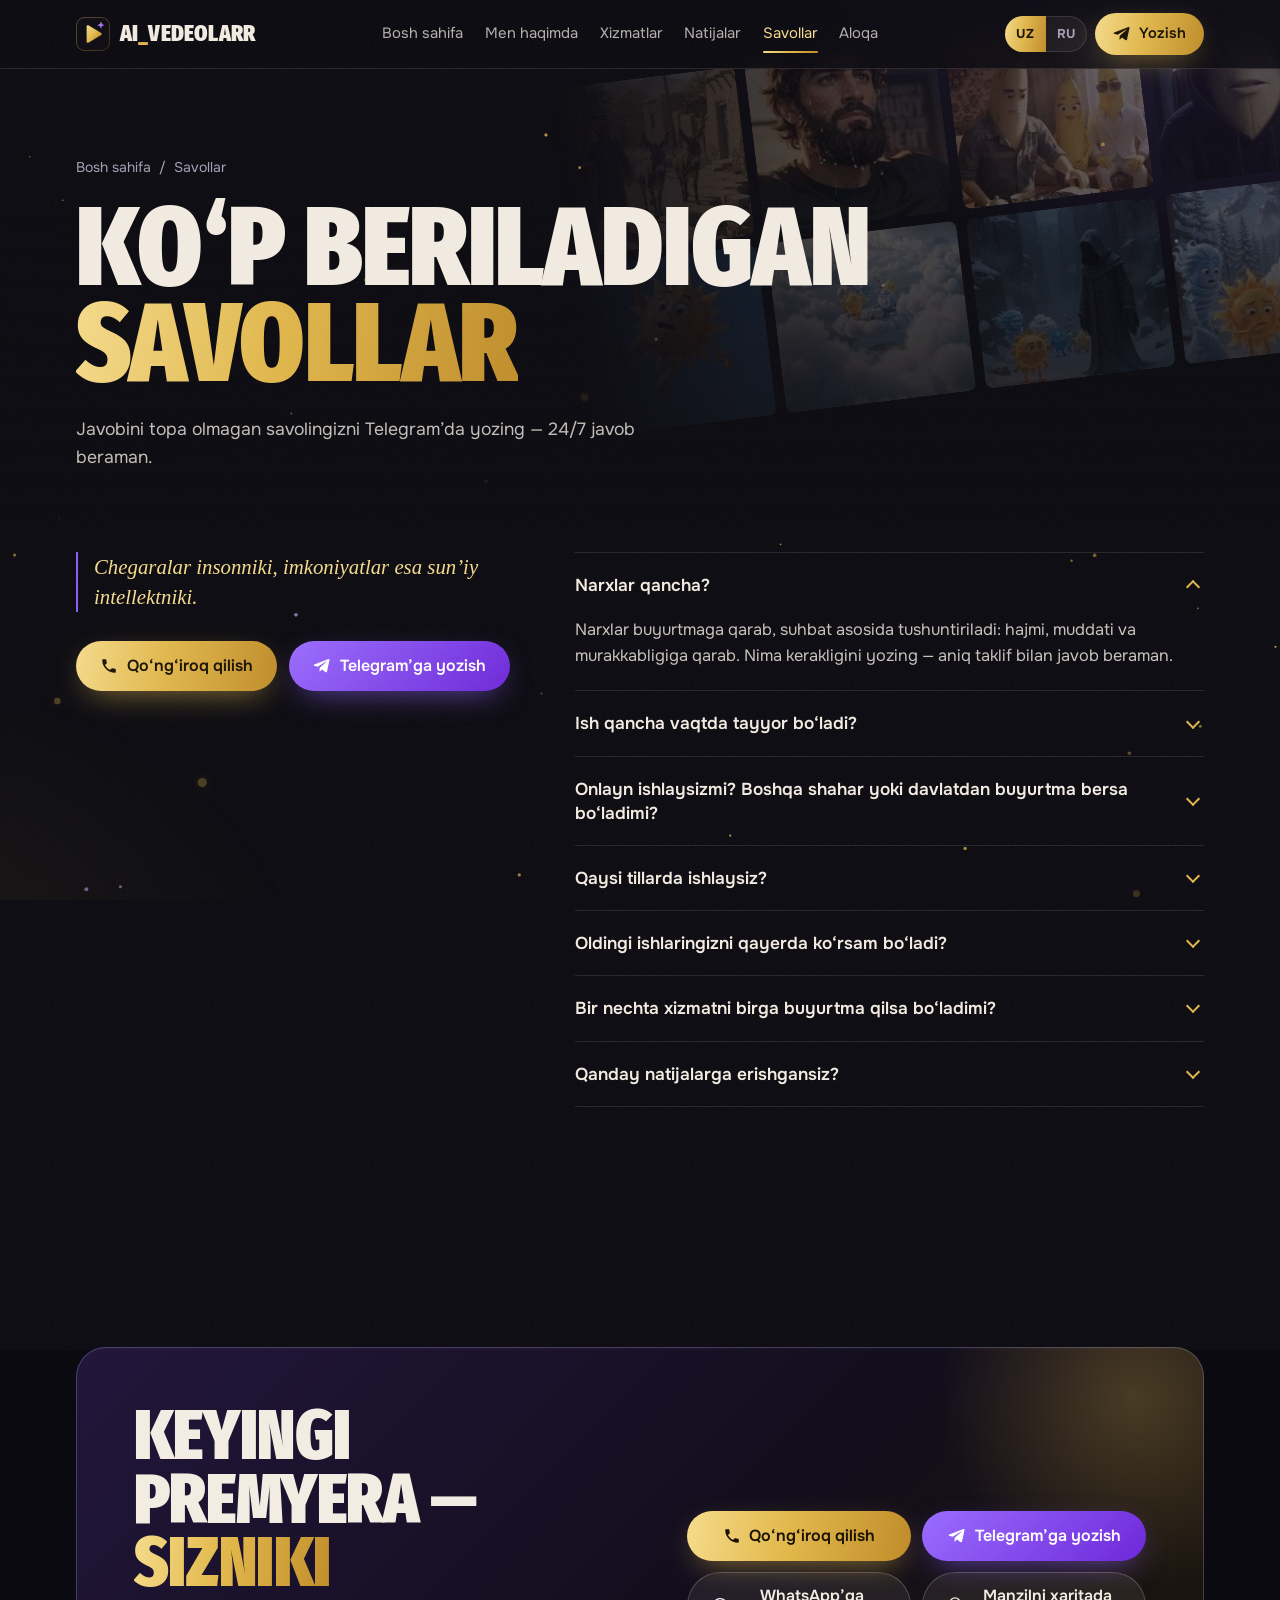
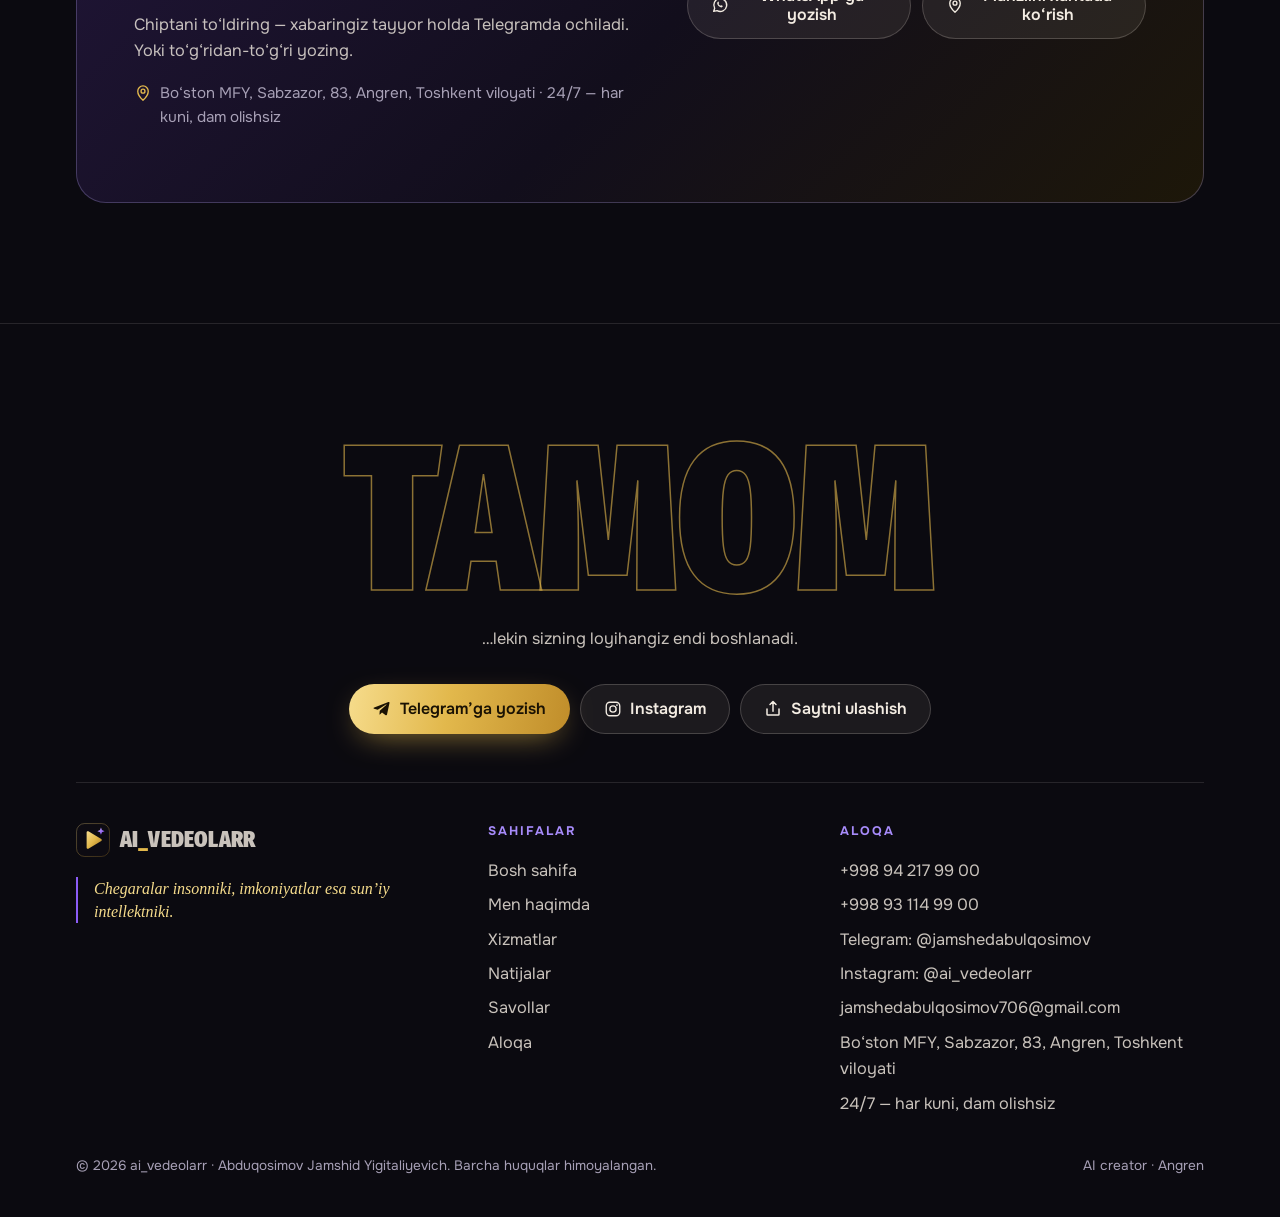
<file: savollar.html>
<!DOCTYPE html>
<html lang="uz">
<head>
<meta charset="utf-8">
<meta name="viewport" content="width=device-width, initial-scale=1, viewport-fit=cover">
<title>Savollar: AI video, sayt va ilova narxi | ai_vedeolarr</title>
<meta name="description" content="AI video, sayt va ilova narxi qancha? Qancha vaqtda tayyor bo‘ladi? Onlayn ishlaysizmi? Ko‘p beriladigan savollarga javoblar — ai_vedeolarr.">
<meta name="keywords" content="ai_vedeolarr, Jamshid, AI, sun&#x27;iy intellekt xizmatlari, AI video, AI reklama, sayt yaratish, ilova yaratish, loyiha, proekt, target">
<meta name="author" content="Abduqosimov Jamshid Yigitaliyevich">
<meta name="robots" content="index, follow, max-image-preview:large">
<link rel="canonical" href="https://sparkly-sundae-3ed3ee.netlify.app/savollar.html">
<link rel="alternate" hreflang="uz" href="https://sparkly-sundae-3ed3ee.netlify.app/savollar.html">
<link rel="alternate" hreflang="ru" href="https://sparkly-sundae-3ed3ee.netlify.app/ru/voprosy.html">
<link rel="alternate" hreflang="x-default" href="https://sparkly-sundae-3ed3ee.netlify.app/savollar.html">
<meta name="theme-color" content="#0b0a10">
<link rel="icon" href="favicon.ico" sizes="48x48">
<link rel="icon" href="favicon.svg" type="image/svg+xml">
<link rel="apple-touch-icon" href="apple-touch-icon.png">
<link rel="manifest" href="site.webmanifest">
<meta property="og:type" content="website">
<meta property="og:site_name" content="ai_vedeolarr">
<meta property="og:title" content="Savollar: AI video, sayt va ilova narxi | ai_vedeolarr">
<meta property="og:description" content="AI video, sayt va ilova narxi qancha? Qancha vaqtda tayyor bo‘ladi? Onlayn ishlaysizmi? Ko‘p beriladigan savollarga javoblar — ai_vedeolarr.">
<meta property="og:url" content="https://sparkly-sundae-3ed3ee.netlify.app/savollar.html">
<meta property="og:image" content="https://sparkly-sundae-3ed3ee.netlify.app/images/og-image.jpg">
<meta property="og:image:width" content="1200">
<meta property="og:image:height" content="630">
<meta property="og:image:alt" content="ai_vedeolarr — Chegaralar insonniki, imkoniyatlar esa sun’iy intellektniki.">
<meta property="og:locale" content="uz_UZ">
<meta property="og:locale:alternate" content="ru_RU">
<meta name="twitter:card" content="summary_large_image">
<meta name="twitter:title" content="Savollar: AI video, sayt va ilova narxi | ai_vedeolarr">
<meta name="twitter:description" content="AI video, sayt va ilova narxi qancha? Qancha vaqtda tayyor bo‘ladi? Onlayn ishlaysizmi? Ko‘p beriladigan savollarga javoblar — ai_vedeolarr.">
<meta name="twitter:image" content="https://sparkly-sundae-3ed3ee.netlify.app/images/og-image.jpg">
<link rel="preload" href="fonts/fira-xc-900.woff2" as="font" type="font/woff2" crossorigin>
<link rel="preload" href="fonts/onest-var.woff2" as="font" type="font/woff2" crossorigin>
<link rel="stylesheet" href="css/style.css">
<script>document.documentElement.classList.add('js');setTimeout(function(){if(!window.__fx)document.documentElement.classList.add('go','nofx')},3500);window.T={"render": "Kadr yaratilmoqda…", "done": "Tayyor kadr", "added": "«{x}» chiptaga qo‘shildi", "e_name": "Ismingizni yozing — kim bilan gaplashayotganimni bilishim uchun.", "e_need": "Xizmatni tanlang yoki loyiha haqida bir-ikki gap yozing.", "m_hi": "Assalomu alaykum, Jamshid! Saytingiz orqali yozyapman.", "m_name": "Ism", "m_svc": "Xizmat", "m_msg": "Loyiha", "m_when": "Muddat", "m_con": "Aloqa", "copied": "Xabar nusxalandi. Telegram ochildi — agar xabar chiqmasa, uni chatga joylashtiring.", "opened": "Telegram ochildi. @jamshedabulqosimov ga xabaringizni yozing.", "shared": "Havola nusxalandi.", "share_no": "Havolani brauzer manzil qatoridan nusxalang."};</script>
<style>.nofx .rv{opacity:1;transform:none}.nofx .leader{display:none}</style>
<script type="application/ld+json">{"@context": "https://schema.org", "@graph": [{"@type": "WebSite", "@id": "https://sparkly-sundae-3ed3ee.netlify.app/#website", "url": "https://sparkly-sundae-3ed3ee.netlify.app/", "name": "ai_vedeolarr", "inLanguage": ["uz", "ru"], "publisher": {"@id": "https://sparkly-sundae-3ed3ee.netlify.app/#business"}}, {"@type": "ProfessionalService", "@id": "https://sparkly-sundae-3ed3ee.netlify.app/#business", "name": "ai_vedeolarr", "slogan": "Chegaralar insonniki, imkoniyatlar esa sun’iy intellektniki.", "description": "Sun’iy intellekt xizmatlari: AI video va reklama, sayt, ilova, loyiha (proekt) va targetli reklama. Onlayn, butun dunyo bo‘ylab, 24/7.", "url": "https://sparkly-sundae-3ed3ee.netlify.app/", "logo": "https://sparkly-sundae-3ed3ee.netlify.app/images/logo-512.png", "image": "https://sparkly-sundae-3ed3ee.netlify.app/images/og-image.jpg", "telephone": "+998942179900", "email": "jamshedabulqosimov706@gmail.com", "address": {"@type": "PostalAddress", "streetAddress": "Bo‘ston MFY, Sabzazor, 83", "addressLocality": "Angren", "addressRegion": "Toshkent viloyati", "addressCountry": "UZ"}, "openingHoursSpecification": {"@type": "OpeningHoursSpecification", "dayOfWeek": ["Monday", "Tuesday", "Wednesday", "Thursday", "Friday", "Saturday", "Sunday"], "opens": "00:00", "closes": "23:59"}, "areaServed": "Worldwide", "founder": {"@id": "https://sparkly-sundae-3ed3ee.netlify.app/#jamshid"}, "contactPoint": [{"@type": "ContactPoint", "telephone": "+998942179900", "contactType": "customer service", "availableLanguage": ["uz", "ru", "tg"]}, {"@type": "ContactPoint", "telephone": "+998931149900", "contactType": "customer service", "availableLanguage": ["uz", "ru", "tg"]}], "sameAs": ["https://www.instagram.com/ai_vedeolarr/", "https://t.me/jamshedabulqosimov"]}, {"@type": "Person", "@id": "https://sparkly-sundae-3ed3ee.netlify.app/#jamshid", "name": "Abduqosimov Jamshid Yigitaliyevich", "givenName": "Jamshid", "familyName": "Abduqosimov", "alternateName": ["Abduqosimov Jamshid", "Jamshed Abulqosimov", "Абдуқосимов Жамшид"], "jobTitle": "AI creator", "worksFor": {"@id": "https://sparkly-sundae-3ed3ee.netlify.app/#business"}, "url": "https://sparkly-sundae-3ed3ee.netlify.app/men-haqimda.html", "image": "https://sparkly-sundae-3ed3ee.netlify.app/images/jamshid-abduqosimov.jpg", "telephone": "+998942179900", "email": "jamshedabulqosimov706@gmail.com", "address": {"@type": "PostalAddress", "addressLocality": "Angren", "addressRegion": "Toshkent viloyati", "addressCountry": "UZ"}, "knowsAbout": ["Artificial intelligence", "AI video", "Web development", "App development", "Targeted advertising"], "sameAs": ["https://www.instagram.com/ai_vedeolarr/", "https://t.me/jamshedabulqosimov"]}, {"@type": "FAQPage", "@id": "https://sparkly-sundae-3ed3ee.netlify.app/savollar.html#webpage", "url": "https://sparkly-sundae-3ed3ee.netlify.app/savollar.html", "name": "Savollar: AI video, sayt va ilova narxi | ai_vedeolarr", "description": "AI video, sayt va ilova narxi qancha? Qancha vaqtda tayyor bo‘ladi? Onlayn ishlaysizmi? Ko‘p beriladigan savollarga javoblar — ai_vedeolarr.", "inLanguage": "uz", "isPartOf": {"@id": "https://sparkly-sundae-3ed3ee.netlify.app/#website"}, "about": {"@id": "https://sparkly-sundae-3ed3ee.netlify.app/#business"}, "primaryImageOfPage": "https://sparkly-sundae-3ed3ee.netlify.app/images/og-image.jpg", "mainEntity": [{"@type": "Question", "name": "Narxlar qancha?", "acceptedAnswer": {"@type": "Answer", "text": "Narxlar buyurtmaga qarab, suhbat asosida tushuntiriladi: hajmi, muddati va murakkabligiga qarab. Nima kerakligini yozing — aniq taklif bilan javob beraman."}}, {"@type": "Question", "name": "Ish qancha vaqtda tayyor bo‘ladi?", "acceptedAnswer": {"@type": "Answer", "text": "Loyiha hajmiga bog‘liq. Brifni o‘qiganimdan keyin aniq muddatni aytaman va shunga amal qilaman."}}, {"@type": "Question", "name": "Onlayn ishlaysizmi? Boshqa shahar yoki davlatdan buyurtma bersa bo‘ladimi?", "acceptedAnswer": {"@type": "Answer", "text": "Ha. Men Angrendanman, mijozlarim esa dunyoning har tarafidan. Barcha ishlar onlayn — 24/7, haftaning har kuni yozishingiz mumkin."}}, {"@type": "Question", "name": "Qaysi tillarda ishlaysiz?", "acceptedAnswer": {"@type": "Answer", "text": "Asosan o‘zbek va tojik tillarida. Boshqa tillar bo‘yicha oldindan kelishib olamiz."}}, {"@type": "Question", "name": "Oldingi ishlaringizni qayerda ko‘rsam bo‘ladi?", "acceptedAnswer": {"@type": "Answer", "text": "Instagram sahifam @ai_vedeolarr da va saytdagi kinotekada. Barcha ishlar sun’iy intellekt yordamida yaratilgan."}}, {"@type": "Question", "name": "Bir nechta xizmatni birga buyurtma qilsa bo‘ladimi?", "acceptedAnswer": {"@type": "Answer", "text": "Ha. Masalan, reklama rolik tayyorlab, uni target orqali kerakli auditoriyaga chiqarish yoki sayt bilan birga taqdimot qilish mumkin."}}, {"@type": "Question", "name": "Qanday natijalarga erishgansiz?", "acceptedAnswer": {"@type": "Answer", "text": "50 dan ortiq mijoz bilan ishlaganman. Instagram sahifani 0 dan 10 000 obunachigacha olib chiqqanman, AI reklama orqali bog‘chaga 300 dan ortiq yangi bola jalb qilganman."}}]}, {"@type": "BreadcrumbList", "itemListElement": [{"@type": "ListItem", "position": 1, "name": "Bosh sahifa", "item": "https://sparkly-sundae-3ed3ee.netlify.app/"}, {"@type": "ListItem", "position": 2, "name": "Savollar", "item": "https://sparkly-sundae-3ed3ee.netlify.app/savollar.html"}]}]}</script>
</head>
<body class="inner">
<a class="skip" href="#main">Asosiy matnga o‘tish</a>
<canvas id="dust" aria-hidden="true"></canvas>
<div class="grain" aria-hidden="true"></div>

<svg width="0" height="0" style="position:absolute" aria-hidden="true">
<symbol id="i-ph" viewBox="0 0 24 24"><path fill="currentColor" d="M6.6 10.8a15.1 15.1 0 0 0 6.6 6.6l2.2-2.2a1 1 0 0 1 1-.25 11.4 11.4 0 0 0 3.6.57 1 1 0 0 1 1 1V20a1 1 0 0 1-1 1A17 17 0 0 1 3 4a1 1 0 0 1 1-1h3.5a1 1 0 0 1 1 1c0 1.25.2 2.45.57 3.57a1 1 0 0 1-.25 1z"/></symbol>
<symbol id="i-tg" viewBox="0 0 24 24"><path fill="currentColor" d="M21.9 4.3 18.7 19.4c-.2 1.1-.9 1.3-1.8.8l-4.9-3.6-2.4 2.3c-.3.3-.5.5-1 .5l.4-5 9-8.2c.4-.3-.1-.5-.6-.2L6.3 13l-4.8-1.5c-1-.3-1.1-1 .2-1.5l18.9-7.3c.9-.3 1.6.2 1.3 1.6z"/></symbol>
<symbol id="i-wa" viewBox="0 0 24 24"><path fill="none" stroke="currentColor" stroke-width="1.8" stroke-linejoin="round" d="M3.6 20.4l1.3-4.1A8.6 8.6 0 1 1 8.1 19.5z"/><path fill="currentColor" d="M9.3 7.5c.3-.1.6 0 .7.3l.7 1.6c.1.3 0 .5-.2.7l-.5.5c.5 1.1 1.4 2 2.5 2.5l.5-.5c.2-.2.5-.3.7-.2l1.6.7c.3.1.4.4.3.7-.3.9-1.1 1.5-2 1.4-2.8-.4-5-2.6-5.4-5.4-.1-.9.4-1.8 1.1-2.3z"/></symbol>
<symbol id="i-ig" viewBox="0 0 24 24"><g fill="none" stroke="currentColor" stroke-width="1.8"><rect x="3" y="3" width="18" height="18" rx="5"/><circle cx="12" cy="12" r="4.2"/></g><circle cx="17.3" cy="6.7" r="1.2" fill="currentColor"/></symbol>
<symbol id="i-em" viewBox="0 0 24 24"><g fill="none" stroke="currentColor" stroke-width="1.8" stroke-linejoin="round"><rect x="3" y="5" width="18" height="14" rx="2.5"/><path d="M4 7l8 6 8-6"/></g></symbol>
<symbol id="i-pin" viewBox="0 0 24 24"><g fill="none" stroke="currentColor" stroke-width="1.8"><path d="M12 21.5s7-6.2 7-12a7 7 0 1 0-14 0c0 5.8 7 12 7 12z"/><circle cx="12" cy="9.5" r="2.6"/></g></symbol>
<symbol id="i-clk" viewBox="0 0 24 24"><g fill="none" stroke="currentColor" stroke-width="1.8" stroke-linecap="round"><circle cx="12" cy="12" r="9"/><path d="M12 7v5l3.5 2"/></g></symbol>
<symbol id="i-l" viewBox="0 0 24 24"><path fill="none" stroke="currentColor" stroke-width="2" stroke-linecap="round" stroke-linejoin="round" d="M15 5l-7 7 7 7"/></symbol>
<symbol id="i-r" viewBox="0 0 24 24"><path fill="none" stroke="currentColor" stroke-width="2" stroke-linecap="round" stroke-linejoin="round" d="M9 5l7 7-7 7"/></symbol>
<symbol id="i-x" viewBox="0 0 24 24"><path fill="none" stroke="currentColor" stroke-width="2" stroke-linecap="round" d="M6 6l12 12M18 6L6 18"/></symbol>
<symbol id="i-share" viewBox="0 0 24 24"><path fill="none" stroke="currentColor" stroke-width="2" stroke-linecap="round" stroke-linejoin="round" d="M4 12v7a1 1 0 0 0 1 1h14a1 1 0 0 0 1-1v-7M16 6l-4-4-4 4M12 2v13"/></symbol>
</svg>
<header class="nav" id="nav">
  <div class="wrap nav-in">
    <a class="brand" href="index.html"><img src="images/logo.svg" alt="ai_vedeolarr logotipi" width="34" height="34"><span class="brand-name">ai<b>_</b>vedeolarr</span></a>
    <nav class="nav-links" aria-label="Menyu"><a href="index.html">Bosh sahifa</a><a href="men-haqimda.html">Men haqimda</a><a href="xizmatlar.html">Xizmatlar</a><a href="natijalar.html">Natijalar</a><a href="savollar.html" aria-current="page">Savollar</a><a href="aloqa.html">Aloqa</a></nav>
    <div class="nav-right">
      <div class="lang"><a href="savollar.html" hreflang="uz" lang="uz" aria-current="true">UZ</a><a href="ru/voprosy.html" hreflang="ru" lang="ru">RU</a></div>
      <a class="btn btn-main btn-sm nav-cta" href="https://t.me/jamshedabulqosimov" target="_blank" rel="noopener"><svg aria-hidden="true"><use href="#i-tg"/></svg><span>Yozish</span></a>
      <button class="burger" id="burger" type="button" aria-expanded="false" aria-controls="sheet" aria-label="Menyu"><span></span><span></span><span></span></button>
    </div>
  </div>
  <div class="progress" id="progress"></div>
</header>
<div class="sheet" id="sheet">
  <nav aria-label="Menyu"><a href="index.html">Bosh sahifa</a><a href="men-haqimda.html">Men haqimda</a><a href="xizmatlar.html">Xizmatlar</a><a href="natijalar.html">Natijalar</a><a href="savollar.html" aria-current="page">Savollar</a><a href="aloqa.html">Aloqa</a></nav>
  <div class="sheet-foot">
    <a class="btn btn-main" href="tel:+998942179900"><svg aria-hidden="true"><use href="#i-ph"/></svg>Qo‘ng‘iroq qilish</a>
    <a class="btn btn-vio" href="https://t.me/jamshedabulqosimov" target="_blank" rel="noopener"><svg aria-hidden="true"><use href="#i-tg"/></svg>Telegram</a>
    <a class="btn btn-ghost" href="https://wa.me/998942179900" target="_blank" rel="noopener"><svg aria-hidden="true"><use href="#i-wa"/></svg>WhatsApp</a>
  </div>
</div>
<main id="main">
<section class="phead"><div class="phead-strip" aria-hidden="true"><img src="images/works/thumb/ai-video-drama-06.jpg" alt="" width="236" height="211" loading="lazy" decoding="async"><img src="images/works/thumb/ai-video-drama-07.jpg" alt="" width="236" height="211" loading="lazy" decoding="async"><img src="images/works/thumb/ai-video-komediya-09.jpg" alt="" width="236" height="211" loading="lazy" decoding="async"><img src="images/works/thumb/ai-video-komediya-11.jpg" alt="" width="236" height="211" loading="lazy" decoding="async"><img src="images/works/thumb/ai-video-animatsiya-01.jpg" alt="" width="236" height="211" loading="lazy" decoding="async"><img src="images/works/thumb/ai-video-animatsiya-02.jpg" alt="" width="236" height="211" loading="lazy" decoding="async"><img src="images/works/thumb/ai-video-animatsiya-03.jpg" alt="" width="236" height="211" loading="lazy" decoding="async"><img src="images/works/thumb/ai-video-animatsiya-04.jpg" alt="" width="236" height="211" loading="lazy" decoding="async"></div><div class="wrap">
  <nav class="crumbs" aria-label="breadcrumb"><a href="index.html">Bosh sahifa</a><span aria-hidden="true">/</span><span>Savollar</span></nav>
  <h1 class="ph-h1">Ko‘p beriladigan <em>savollar</em></h1><p class="lead">Javobini topa olmagan savolingizni Telegram’da yozing — 24/7 javob beraman.</p>
</div></section>
<section class="sec" style="padding-top:1rem"><div class="wrap faq">
  <div class="rv"><p class="slogan" style="margin-bottom:1.8rem">Chegaralar insonniki, imkoniyatlar esa sun’iy intellektniki.</p><div class="hero-cta"><a class="btn btn-main" href="tel:+998942179900"><svg aria-hidden="true"><use href="#i-ph"/></svg>Qo‘ng‘iroq qilish</a><a class="btn btn-vio" href="https://t.me/jamshedabulqosimov" target="_blank" rel="noopener"><svg aria-hidden="true"><use href="#i-tg"/></svg>Telegram’ga yozish</a></div></div>
  <div><details open><summary><h3>Narxlar qancha?</h3></summary><p>Narxlar buyurtmaga qarab, suhbat asosida tushuntiriladi: hajmi, muddati va murakkabligiga qarab. Nima kerakligini yozing — aniq taklif bilan javob beraman.</p></details><details><summary><h3>Ish qancha vaqtda tayyor bo‘ladi?</h3></summary><p>Loyiha hajmiga bog‘liq. Brifni o‘qiganimdan keyin aniq muddatni aytaman va shunga amal qilaman.</p></details><details><summary><h3>Onlayn ishlaysizmi? Boshqa shahar yoki davlatdan buyurtma bersa bo‘ladimi?</h3></summary><p>Ha. Men Angrendanman, mijozlarim esa dunyoning har tarafidan. Barcha ishlar onlayn — 24/7, haftaning har kuni yozishingiz mumkin.</p></details><details><summary><h3>Qaysi tillarda ishlaysiz?</h3></summary><p>Asosan o‘zbek va tojik tillarida. Boshqa tillar bo‘yicha oldindan kelishib olamiz.</p></details><details><summary><h3>Oldingi ishlaringizni qayerda ko‘rsam bo‘ladi?</h3></summary><p>Instagram sahifam @ai_vedeolarr da va saytdagi kinotekada. Barcha ishlar sun’iy intellekt yordamida yaratilgan.</p></details><details><summary><h3>Bir nechta xizmatni birga buyurtma qilsa bo‘ladimi?</h3></summary><p>Ha. Masalan, reklama rolik tayyorlab, uni target orqali kerakli auditoriyaga chiqarish yoki sayt bilan birga taqdimot qilish mumkin.</p></details><details><summary><h3>Qanday natijalarga erishgansiz?</h3></summary><p>50 dan ortiq mijoz bilan ishlaganman. Instagram sahifani 0 dan 10 000 obunachigacha olib chiqqanman, AI reklama orqali bog‘chaga 300 dan ortiq yangi bola jalb qilganman.</p></details></div>
</div></section>
<section class="sec"><div class="wrap"><div class="band rv"><div class="band-grid">
  <div><h2 class="h2">Keyingi premyera — <em>sizniki</em></h2><p class="lead" style="margin-top:1.1rem">Chiptani to‘ldiring — xabaringiz tayyor holda Telegramda ochiladi. Yoki to‘g‘ridan-to‘g‘ri yozing.</p>
    <p class="addr-line"><svg aria-hidden="true"><use href="#i-pin"/></svg><span>Bo‘ston MFY, Sabzazor, 83, Angren, Toshkent viloyati · 24/7 — har kuni, dam olishsiz</span></p></div>
  <div class="band-btns">
    <a class="btn btn-main" href="tel:+998942179900"><svg aria-hidden="true"><use href="#i-ph"/></svg>Qo‘ng‘iroq qilish</a>
    <a class="btn btn-vio" href="https://t.me/jamshedabulqosimov" target="_blank" rel="noopener"><svg aria-hidden="true"><use href="#i-tg"/></svg>Telegram’ga yozish</a>
    <a class="btn btn-ghost" href="https://wa.me/998942179900" target="_blank" rel="noopener"><svg aria-hidden="true"><use href="#i-wa"/></svg>WhatsApp’ga yozish</a>
    <a class="btn btn-ghost" href="https://www.google.com/maps/search/?api=1&query=Angren%2C%20Bo%27ston%20MFY%2C%20Sabzazor%2083%2C%20Toshkent%20viloyati%2C%20Uzbekistan" target="_blank" rel="noopener"><svg aria-hidden="true"><use href="#i-pin"/></svg>Manzilni xaritada ko‘rish</a>
  </div>
</div></div></div></section>
</main>
<footer class="foot">
  <div class="wrap">
    <p class="fin" aria-hidden="true">Tamom</p>
    <p class="fin-sub">…lekin sizning loyihangiz endi boshlanadi.</p>
    <div class="foot-row">
      <a class="btn btn-main" href="https://t.me/jamshedabulqosimov" target="_blank" rel="noopener"><svg aria-hidden="true"><use href="#i-tg"/></svg><span>Telegram’ga yozish</span></a>
      <a class="btn btn-ghost" href="https://www.instagram.com/ai_vedeolarr/" target="_blank" rel="noopener"><svg aria-hidden="true"><use href="#i-ig"/></svg>Instagram</a>
      <button class="btn btn-ghost" id="share" type="button"><svg aria-hidden="true"><use href="#i-share"/></svg><span>Saytni ulashish</span></button>
    </div>
    <div class="foot-grid">
      <div><a class="brand" href="index.html"><img src="images/logo.svg" alt="ai_vedeolarr logotipi" width="34" height="34" loading="lazy"><span class="brand-name">ai<b>_</b>vedeolarr</span></a>
        <p class="slogan">Chegaralar insonniki, imkoniyatlar esa sun’iy intellektniki.</p></div>
      <div><h2>Sahifalar</h2><ul><li><a href="index.html">Bosh sahifa</a></li><li><a href="men-haqimda.html">Men haqimda</a></li><li><a href="xizmatlar.html">Xizmatlar</a></li><li><a href="natijalar.html">Natijalar</a></li><li><a href="savollar.html">Savollar</a></li><li><a href="aloqa.html">Aloqa</a></li></ul></div>
      <div><h2>Aloqa</h2>
        <address>
          <a href="tel:+998942179900">+998 94 217 99 00</a><a href="tel:+998931149900">+998 93 114 99 00</a>
          <a href="https://t.me/jamshedabulqosimov" target="_blank" rel="noopener">Telegram: @jamshedabulqosimov</a>
          <a href="https://www.instagram.com/ai_vedeolarr/" target="_blank" rel="noopener">Instagram: @ai_vedeolarr</a>
          <a href="mailto:jamshedabulqosimov706@gmail.com">jamshedabulqosimov706@gmail.com</a>
          <a href="https://www.google.com/maps/search/?api=1&query=Angren%2C%20Bo%27ston%20MFY%2C%20Sabzazor%2083%2C%20Toshkent%20viloyati%2C%20Uzbekistan" target="_blank" rel="noopener">Bo‘ston MFY, Sabzazor, 83, Angren, Toshkent viloyati</a>
          <span>24/7 — har kuni, dam olishsiz</span>
        </address></div>
    </div>
    <p class="copy"><span>© 2026 ai_vedeolarr · Abduqosimov Jamshid Yigitaliyevich. Barcha huquqlar himoyalangan.</span><span>AI creator · Angren</span></p>
  </div>
</footer>

<nav class="dock" id="dock" aria-label="Qo‘ng‘iroq qilish">
  <a href="tel:+998942179900"><svg aria-hidden="true"><use href="#i-ph"/></svg>Qo‘ng‘iroq</a>
  <a href="https://t.me/jamshedabulqosimov" target="_blank" rel="noopener"><svg aria-hidden="true"><use href="#i-tg"/></svg>Telegram</a>
  <a href="https://wa.me/998942179900" target="_blank" rel="noopener"><svg aria-hidden="true"><use href="#i-wa"/></svg>WhatsApp</a>
</nav>
<div class="toast" id="toast" role="status" aria-live="polite"></div>
<script src="js/main.js" defer></script>
</body>
</html>
</file>
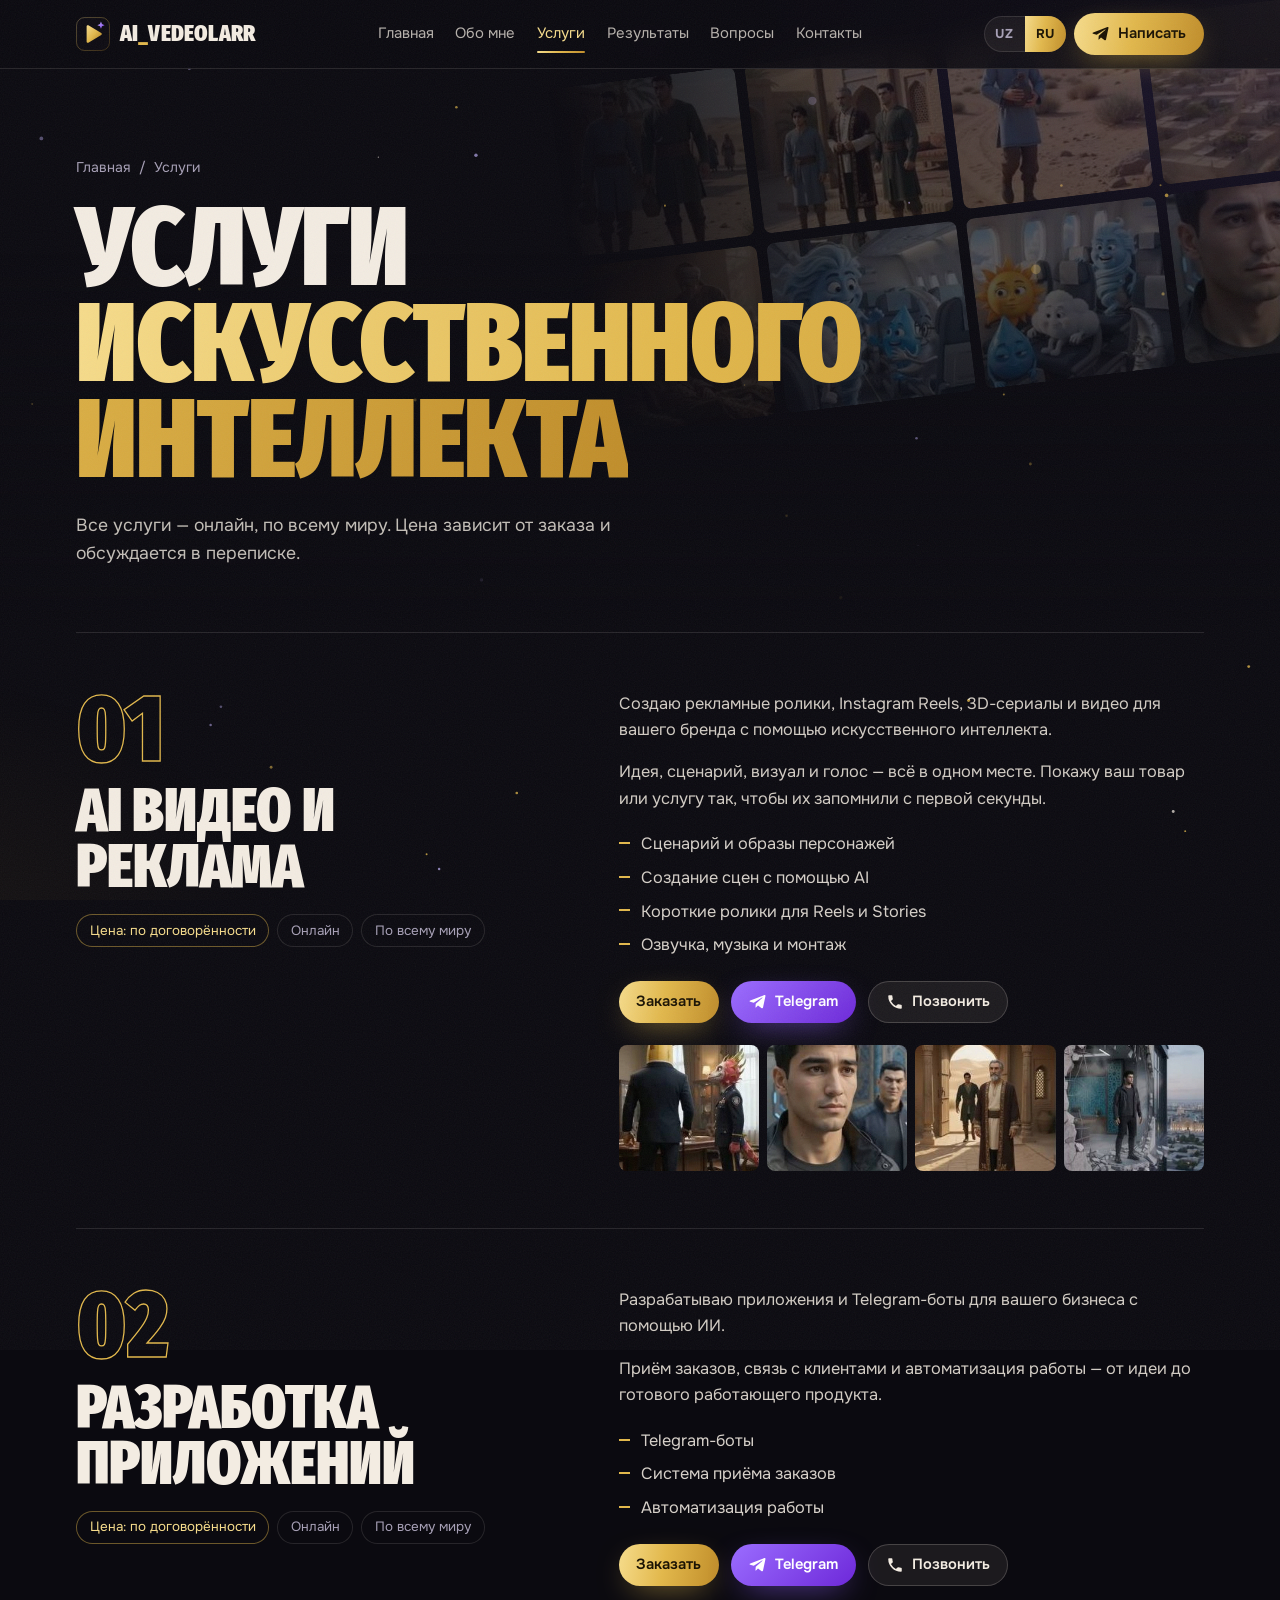
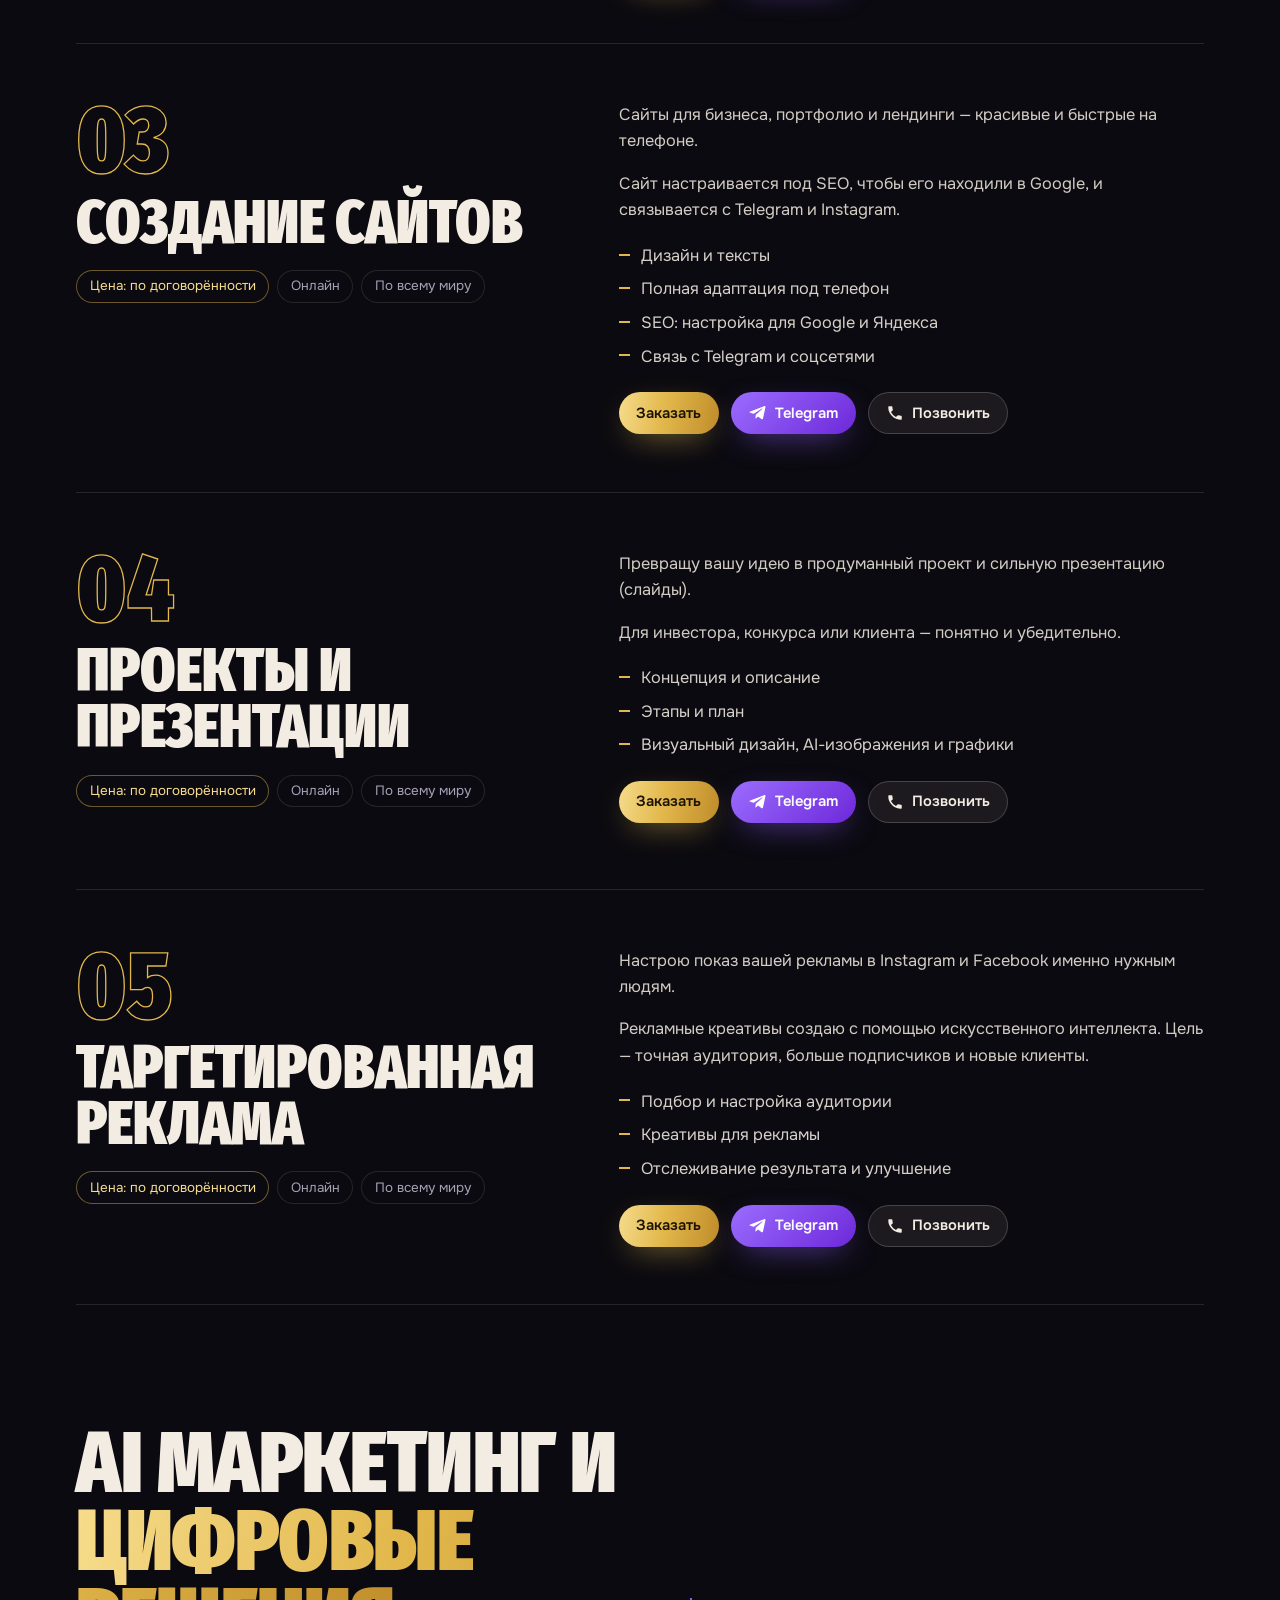
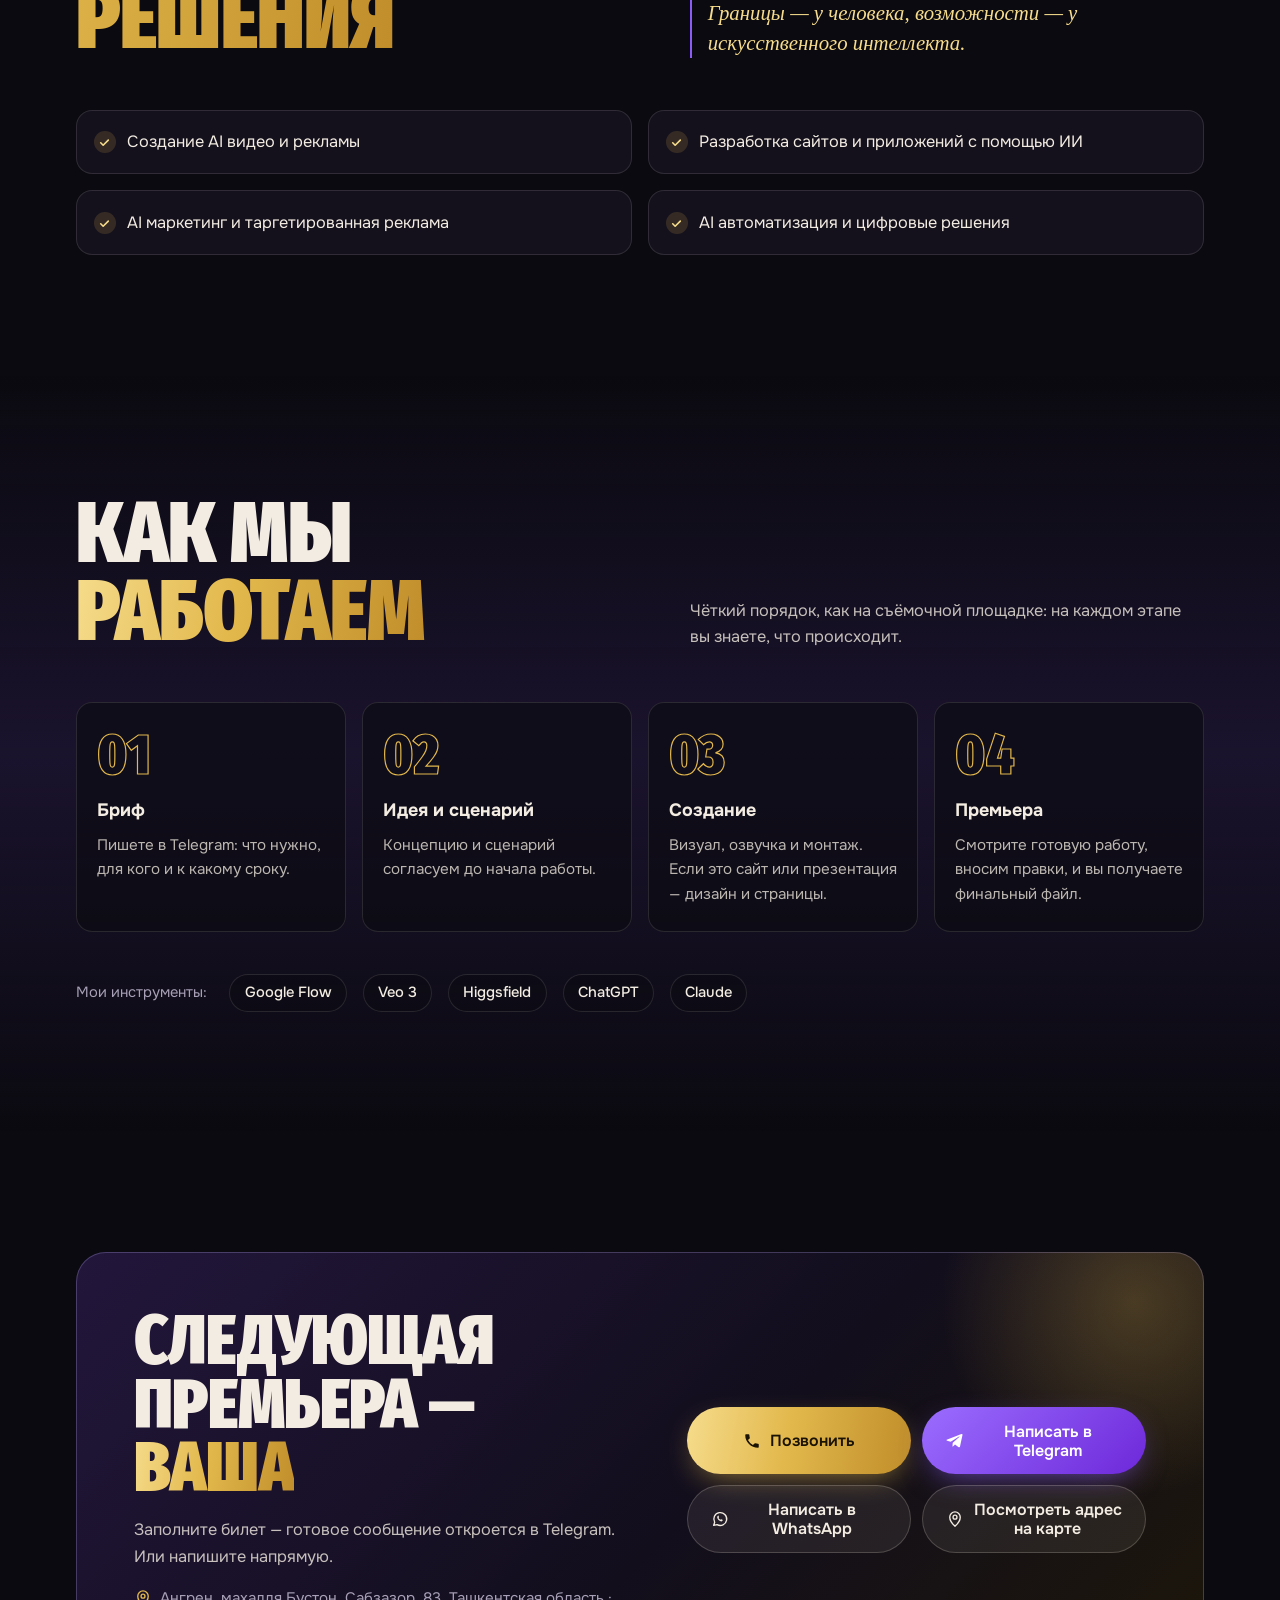
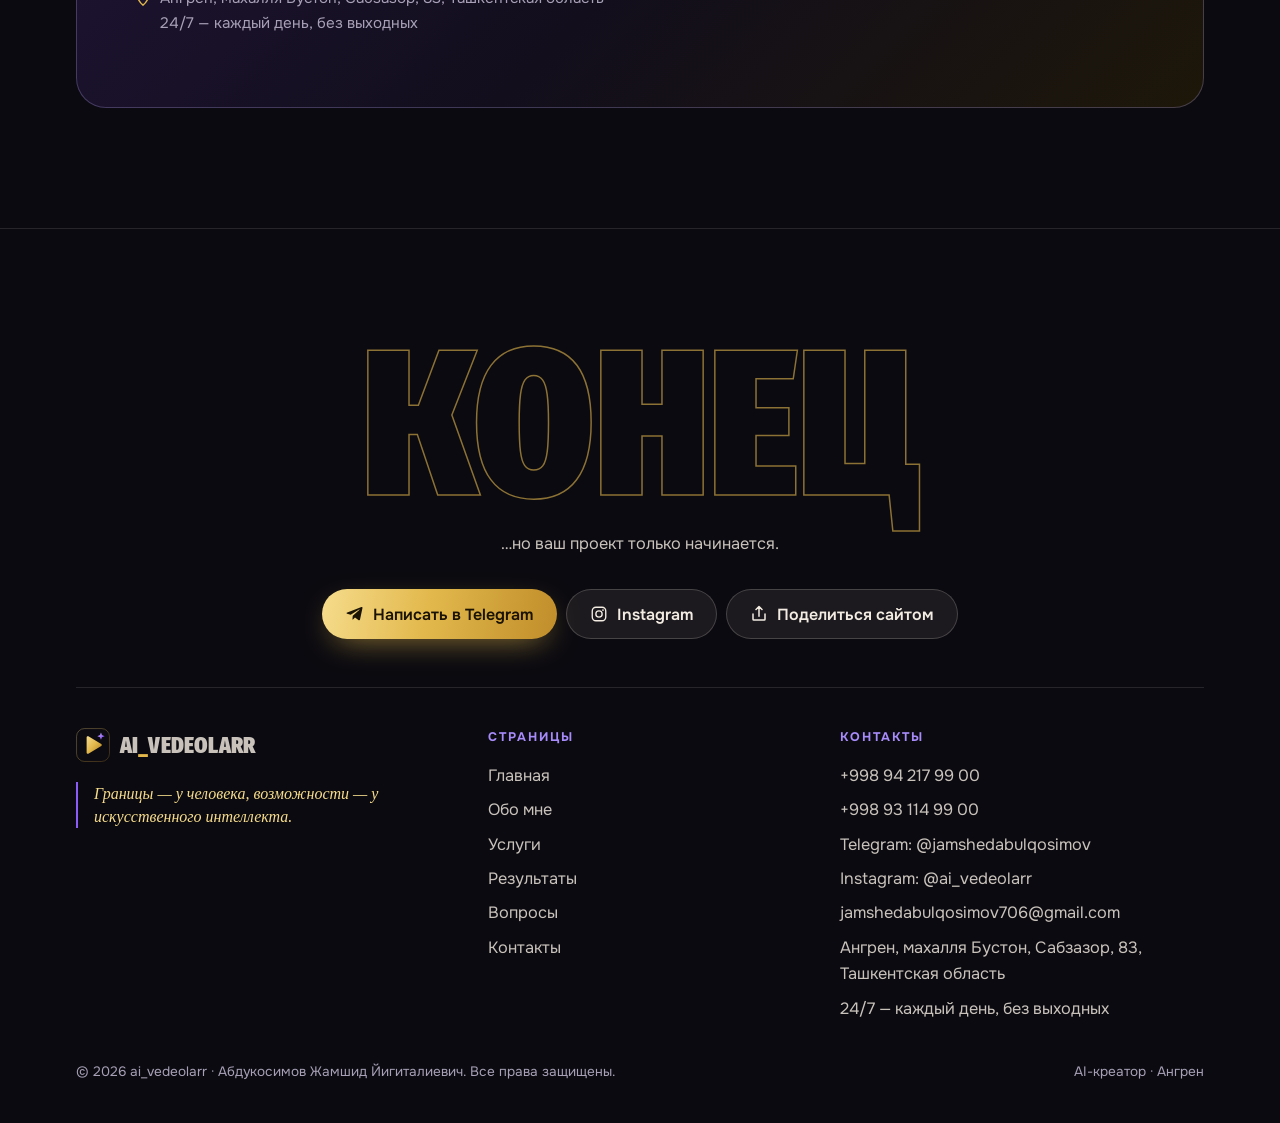
<file: uslugi.html>
<!DOCTYPE html>
<html lang="ru">
<head>
<meta charset="utf-8">
<meta name="viewport" content="width=device-width, initial-scale=1, viewport-fit=cover">
<title>Услуги ИИ: AI видео, сайты, приложения, таргет</title>
<meta name="description" content="Создание AI видео и рекламы, разработка сайтов и приложений с помощью ИИ, проекты, таргетированная реклама. Цена по договорённости. 24/7.">
<meta name="keywords" content="ai_vedeolarr, Жамшид, услуги искусственного интеллекта, AI видео, AI реклама, создание сайтов, разработка приложений, таргетированная реклама">
<meta name="author" content="Абдукосимов Жамшид Йигиталиевич">
<meta name="robots" content="index, follow, max-image-preview:large">
<link rel="canonical" href="https://sparkly-sundae-3ed3ee.netlify.app/ru/uslugi.html">
<link rel="alternate" hreflang="uz" href="https://sparkly-sundae-3ed3ee.netlify.app/xizmatlar.html">
<link rel="alternate" hreflang="ru" href="https://sparkly-sundae-3ed3ee.netlify.app/ru/uslugi.html">
<link rel="alternate" hreflang="x-default" href="https://sparkly-sundae-3ed3ee.netlify.app/xizmatlar.html">
<meta name="theme-color" content="#0b0a10">
<link rel="icon" href="../favicon.ico" sizes="48x48">
<link rel="icon" href="../favicon.svg" type="image/svg+xml">
<link rel="apple-touch-icon" href="../apple-touch-icon.png">
<link rel="manifest" href="../site.webmanifest">
<meta property="og:type" content="website">
<meta property="og:site_name" content="ai_vedeolarr">
<meta property="og:title" content="Услуги ИИ: AI видео, сайты, приложения, таргет">
<meta property="og:description" content="Создание AI видео и рекламы, разработка сайтов и приложений с помощью ИИ, проекты, таргетированная реклама. Цена по договорённости. 24/7.">
<meta property="og:url" content="https://sparkly-sundae-3ed3ee.netlify.app/ru/uslugi.html">
<meta property="og:image" content="https://sparkly-sundae-3ed3ee.netlify.app/images/og-image-ru.jpg">
<meta property="og:image:width" content="1200">
<meta property="og:image:height" content="630">
<meta property="og:image:alt" content="ai_vedeolarr — Границы — у человека, возможности — у искусственного интеллекта.">
<meta property="og:locale" content="ru_RU">
<meta property="og:locale:alternate" content="uz_UZ">
<meta name="twitter:card" content="summary_large_image">
<meta name="twitter:title" content="Услуги ИИ: AI видео, сайты, приложения, таргет">
<meta name="twitter:description" content="Создание AI видео и рекламы, разработка сайтов и приложений с помощью ИИ, проекты, таргетированная реклама. Цена по договорённости. 24/7.">
<meta name="twitter:image" content="https://sparkly-sundae-3ed3ee.netlify.app/images/og-image-ru.jpg">
<link rel="preload" href="../fonts/fira-xc-900.woff2" as="font" type="font/woff2" crossorigin>
<link rel="preload" href="../fonts/onest-var.woff2" as="font" type="font/woff2" crossorigin>
<link rel="stylesheet" href="../css/style.css">
<script>document.documentElement.classList.add('js');setTimeout(function(){if(!window.__fx)document.documentElement.classList.add('go','nofx')},3500);window.T={"render": "Создаю кадр…", "done": "Готовый кадр", "added": "«{x}» добавлено в билет", "e_name": "Напишите ваше имя, чтобы я знал, с кем говорю.", "e_need": "Выберите услугу или напишите пару слов о проекте.", "m_hi": "Здравствуйте, Жамшид! Пишу с вашего сайта.", "m_name": "Имя", "m_svc": "Услуга", "m_msg": "Проект", "m_when": "Срок", "m_con": "Контакт", "copied": "Сообщение скопировано. Telegram открыт — если текста нет, вставьте его в чат.", "opened": "Telegram открыт. Напишите @jamshedabulqosimov.", "shared": "Ссылка скопирована.", "share_no": "Скопируйте ссылку из адресной строки."};</script>
<style>.nofx .rv{opacity:1;transform:none}.nofx .leader{display:none}</style>
<script type="application/ld+json">{"@context": "https://schema.org", "@graph": [{"@type": "WebSite", "@id": "https://sparkly-sundae-3ed3ee.netlify.app/#website", "url": "https://sparkly-sundae-3ed3ee.netlify.app/", "name": "ai_vedeolarr", "inLanguage": ["uz", "ru"], "publisher": {"@id": "https://sparkly-sundae-3ed3ee.netlify.app/#business"}}, {"@type": "ProfessionalService", "@id": "https://sparkly-sundae-3ed3ee.netlify.app/#business", "name": "ai_vedeolarr", "slogan": "Chegaralar insonniki, imkoniyatlar esa sun’iy intellektniki.", "description": "Услуги искусственного интеллекта: AI видео и реклама, сайты, приложения, проекты и таргетированная реклама. Онлайн, по всему миру, 24/7.", "url": "https://sparkly-sundae-3ed3ee.netlify.app/", "logo": "https://sparkly-sundae-3ed3ee.netlify.app/images/logo-512.png", "image": "https://sparkly-sundae-3ed3ee.netlify.app/images/og-image.jpg", "telephone": "+998942179900", "email": "jamshedabulqosimov706@gmail.com", "address": {"@type": "PostalAddress", "streetAddress": "Bo‘ston MFY, Sabzazor, 83", "addressLocality": "Angren", "addressRegion": "Toshkent viloyati", "addressCountry": "UZ"}, "openingHoursSpecification": {"@type": "OpeningHoursSpecification", "dayOfWeek": ["Monday", "Tuesday", "Wednesday", "Thursday", "Friday", "Saturday", "Sunday"], "opens": "00:00", "closes": "23:59"}, "areaServed": "Worldwide", "founder": {"@id": "https://sparkly-sundae-3ed3ee.netlify.app/#jamshid"}, "contactPoint": [{"@type": "ContactPoint", "telephone": "+998942179900", "contactType": "customer service", "availableLanguage": ["uz", "ru", "tg"]}, {"@type": "ContactPoint", "telephone": "+998931149900", "contactType": "customer service", "availableLanguage": ["uz", "ru", "tg"]}], "sameAs": ["https://www.instagram.com/ai_vedeolarr/", "https://t.me/jamshedabulqosimov"]}, {"@type": "Person", "@id": "https://sparkly-sundae-3ed3ee.netlify.app/#jamshid", "name": "Abduqosimov Jamshid Yigitaliyevich", "givenName": "Jamshid", "familyName": "Abduqosimov", "alternateName": ["Abduqosimov Jamshid", "Jamshed Abulqosimov", "Абдуқосимов Жамшид"], "jobTitle": "AI creator", "worksFor": {"@id": "https://sparkly-sundae-3ed3ee.netlify.app/#business"}, "url": "https://sparkly-sundae-3ed3ee.netlify.app/men-haqimda.html", "image": "https://sparkly-sundae-3ed3ee.netlify.app/images/jamshid-abduqosimov.jpg", "telephone": "+998942179900", "email": "jamshedabulqosimov706@gmail.com", "address": {"@type": "PostalAddress", "addressLocality": "Angren", "addressRegion": "Toshkent viloyati", "addressCountry": "UZ"}, "knowsAbout": ["Artificial intelligence", "AI video", "Web development", "App development", "Targeted advertising"], "sameAs": ["https://www.instagram.com/ai_vedeolarr/", "https://t.me/jamshedabulqosimov"]}, {"@type": "WebPage", "@id": "https://sparkly-sundae-3ed3ee.netlify.app/ru/uslugi.html#webpage", "url": "https://sparkly-sundae-3ed3ee.netlify.app/ru/uslugi.html", "name": "Услуги ИИ: AI видео, сайты, приложения, таргет", "description": "Создание AI видео и рекламы, разработка сайтов и приложений с помощью ИИ, проекты, таргетированная реклама. Цена по договорённости. 24/7.", "inLanguage": "ru", "isPartOf": {"@id": "https://sparkly-sundae-3ed3ee.netlify.app/#website"}, "about": {"@id": "https://sparkly-sundae-3ed3ee.netlify.app/#business"}, "primaryImageOfPage": "https://sparkly-sundae-3ed3ee.netlify.app/images/og-image-ru.jpg"}, {"@type": "BreadcrumbList", "itemListElement": [{"@type": "ListItem", "position": 1, "name": "Главная", "item": "https://sparkly-sundae-3ed3ee.netlify.app/ru/"}, {"@type": "ListItem", "position": 2, "name": "Услуги", "item": "https://sparkly-sundae-3ed3ee.netlify.app/ru/uslugi.html"}]}, {"@type": "Service", "@id": "https://sparkly-sundae-3ed3ee.netlify.app/ru/uslugi.html#ai-video", "name": "AI видео и реклама", "serviceType": "AI видео", "description": "Создаю рекламные ролики, Instagram Reels, 3D-сериалы и видео для вашего бренда с помощью искусственного интеллекта. Идея, сценарий, визуал и голос — всё в одном месте. Покажу ваш товар или услугу так, чтобы их запомнили с первой секунды.", "url": "https://sparkly-sundae-3ed3ee.netlify.app/ru/uslugi.html#ai-video", "provider": {"@id": "https://sparkly-sundae-3ed3ee.netlify.app/#business"}, "areaServed": "Worldwide", "inLanguage": "ru"}, {"@type": "Service", "@id": "https://sparkly-sundae-3ed3ee.netlify.app/ru/uslugi.html#ilova", "name": "Разработка приложений", "serviceType": "Приложение", "description": "Разрабатываю приложения и Telegram-боты для вашего бизнеса с помощью ИИ. Приём заказов, связь с клиентами и автоматизация работы — от идеи до готового работающего продукта.", "url": "https://sparkly-sundae-3ed3ee.netlify.app/ru/uslugi.html#ilova", "provider": {"@id": "https://sparkly-sundae-3ed3ee.netlify.app/#business"}, "areaServed": "Worldwide", "inLanguage": "ru"}, {"@type": "Service", "@id": "https://sparkly-sundae-3ed3ee.netlify.app/ru/uslugi.html#sayt", "name": "Создание сайтов", "serviceType": "Сайт", "description": "Сайты для бизнеса, портфолио и лендинги — красивые и быстрые на телефоне. Сайт настраивается под SEO, чтобы его находили в Google, и связывается с Telegram и Instagram.", "url": "https://sparkly-sundae-3ed3ee.netlify.app/ru/uslugi.html#sayt", "provider": {"@id": "https://sparkly-sundae-3ed3ee.netlify.app/#business"}, "areaServed": "Worldwide", "inLanguage": "ru"}, {"@type": "Service", "@id": "https://sparkly-sundae-3ed3ee.netlify.app/ru/uslugi.html#loyiha", "name": "Проекты и презентации", "serviceType": "Проект", "description": "Превращу вашу идею в продуманный проект и сильную презентацию (слайды). Для инвестора, конкурса или клиента — понятно и убедительно.", "url": "https://sparkly-sundae-3ed3ee.netlify.app/ru/uslugi.html#loyiha", "provider": {"@id": "https://sparkly-sundae-3ed3ee.netlify.app/#business"}, "areaServed": "Worldwide", "inLanguage": "ru"}, {"@type": "Service", "@id": "https://sparkly-sundae-3ed3ee.netlify.app/ru/uslugi.html#target", "name": "Таргетированная реклама", "serviceType": "Таргет", "description": "Настрою показ вашей рекламы в Instagram и Facebook именно нужным людям. Рекламные креативы создаю с помощью искусственного интеллекта. Цель — точная аудитория, больше подписчиков и новые клиенты.", "url": "https://sparkly-sundae-3ed3ee.netlify.app/ru/uslugi.html#target", "provider": {"@id": "https://sparkly-sundae-3ed3ee.netlify.app/#business"}, "areaServed": "Worldwide", "inLanguage": "ru"}]}</script>
</head>
<body class="inner">
<a class="skip" href="#main">Перейти к содержанию</a>
<canvas id="dust" aria-hidden="true"></canvas>
<div class="grain" aria-hidden="true"></div>

<svg width="0" height="0" style="position:absolute" aria-hidden="true">
<symbol id="i-ph" viewBox="0 0 24 24"><path fill="currentColor" d="M6.6 10.8a15.1 15.1 0 0 0 6.6 6.6l2.2-2.2a1 1 0 0 1 1-.25 11.4 11.4 0 0 0 3.6.57 1 1 0 0 1 1 1V20a1 1 0 0 1-1 1A17 17 0 0 1 3 4a1 1 0 0 1 1-1h3.5a1 1 0 0 1 1 1c0 1.25.2 2.45.57 3.57a1 1 0 0 1-.25 1z"/></symbol>
<symbol id="i-tg" viewBox="0 0 24 24"><path fill="currentColor" d="M21.9 4.3 18.7 19.4c-.2 1.1-.9 1.3-1.8.8l-4.9-3.6-2.4 2.3c-.3.3-.5.5-1 .5l.4-5 9-8.2c.4-.3-.1-.5-.6-.2L6.3 13l-4.8-1.5c-1-.3-1.1-1 .2-1.5l18.9-7.3c.9-.3 1.6.2 1.3 1.6z"/></symbol>
<symbol id="i-wa" viewBox="0 0 24 24"><path fill="none" stroke="currentColor" stroke-width="1.8" stroke-linejoin="round" d="M3.6 20.4l1.3-4.1A8.6 8.6 0 1 1 8.1 19.5z"/><path fill="currentColor" d="M9.3 7.5c.3-.1.6 0 .7.3l.7 1.6c.1.3 0 .5-.2.7l-.5.5c.5 1.1 1.4 2 2.5 2.5l.5-.5c.2-.2.5-.3.7-.2l1.6.7c.3.1.4.4.3.7-.3.9-1.1 1.5-2 1.4-2.8-.4-5-2.6-5.4-5.4-.1-.9.4-1.8 1.1-2.3z"/></symbol>
<symbol id="i-ig" viewBox="0 0 24 24"><g fill="none" stroke="currentColor" stroke-width="1.8"><rect x="3" y="3" width="18" height="18" rx="5"/><circle cx="12" cy="12" r="4.2"/></g><circle cx="17.3" cy="6.7" r="1.2" fill="currentColor"/></symbol>
<symbol id="i-em" viewBox="0 0 24 24"><g fill="none" stroke="currentColor" stroke-width="1.8" stroke-linejoin="round"><rect x="3" y="5" width="18" height="14" rx="2.5"/><path d="M4 7l8 6 8-6"/></g></symbol>
<symbol id="i-pin" viewBox="0 0 24 24"><g fill="none" stroke="currentColor" stroke-width="1.8"><path d="M12 21.5s7-6.2 7-12a7 7 0 1 0-14 0c0 5.8 7 12 7 12z"/><circle cx="12" cy="9.5" r="2.6"/></g></symbol>
<symbol id="i-clk" viewBox="0 0 24 24"><g fill="none" stroke="currentColor" stroke-width="1.8" stroke-linecap="round"><circle cx="12" cy="12" r="9"/><path d="M12 7v5l3.5 2"/></g></symbol>
<symbol id="i-l" viewBox="0 0 24 24"><path fill="none" stroke="currentColor" stroke-width="2" stroke-linecap="round" stroke-linejoin="round" d="M15 5l-7 7 7 7"/></symbol>
<symbol id="i-r" viewBox="0 0 24 24"><path fill="none" stroke="currentColor" stroke-width="2" stroke-linecap="round" stroke-linejoin="round" d="M9 5l7 7-7 7"/></symbol>
<symbol id="i-x" viewBox="0 0 24 24"><path fill="none" stroke="currentColor" stroke-width="2" stroke-linecap="round" d="M6 6l12 12M18 6L6 18"/></symbol>
<symbol id="i-share" viewBox="0 0 24 24"><path fill="none" stroke="currentColor" stroke-width="2" stroke-linecap="round" stroke-linejoin="round" d="M4 12v7a1 1 0 0 0 1 1h14a1 1 0 0 0 1-1v-7M16 6l-4-4-4 4M12 2v13"/></symbol>
</svg>
<header class="nav" id="nav">
  <div class="wrap nav-in">
    <a class="brand" href="../ru/index.html"><img src="../images/logo.svg" alt="Логотип ai_vedeolarr" width="34" height="34"><span class="brand-name">ai<b>_</b>vedeolarr</span></a>
    <nav class="nav-links" aria-label="Меню"><a href="../ru/index.html">Главная</a><a href="../ru/obo-mne.html">Обо мне</a><a href="../ru/uslugi.html" aria-current="page">Услуги</a><a href="../ru/rezultaty.html">Результаты</a><a href="../ru/voprosy.html">Вопросы</a><a href="../ru/kontakty.html">Контакты</a></nav>
    <div class="nav-right">
      <div class="lang"><a href="../xizmatlar.html" hreflang="uz" lang="uz">UZ</a><a href="../ru/uslugi.html" hreflang="ru" lang="ru" aria-current="true">RU</a></div>
      <a class="btn btn-main btn-sm nav-cta" href="https://t.me/jamshedabulqosimov" target="_blank" rel="noopener"><svg aria-hidden="true"><use href="#i-tg"/></svg><span>Написать</span></a>
      <button class="burger" id="burger" type="button" aria-expanded="false" aria-controls="sheet" aria-label="Меню"><span></span><span></span><span></span></button>
    </div>
  </div>
  <div class="progress" id="progress"></div>
</header>
<div class="sheet" id="sheet">
  <nav aria-label="Меню"><a href="../ru/index.html">Главная</a><a href="../ru/obo-mne.html">Обо мне</a><a href="../ru/uslugi.html" aria-current="page">Услуги</a><a href="../ru/rezultaty.html">Результаты</a><a href="../ru/voprosy.html">Вопросы</a><a href="../ru/kontakty.html">Контакты</a></nav>
  <div class="sheet-foot">
    <a class="btn btn-main" href="tel:+998942179900"><svg aria-hidden="true"><use href="#i-ph"/></svg>Позвонить</a>
    <a class="btn btn-vio" href="https://t.me/jamshedabulqosimov" target="_blank" rel="noopener"><svg aria-hidden="true"><use href="#i-tg"/></svg>Telegram</a>
    <a class="btn btn-ghost" href="https://wa.me/998942179900" target="_blank" rel="noopener"><svg aria-hidden="true"><use href="#i-wa"/></svg>WhatsApp</a>
  </div>
</div>
<main id="main">
<section class="phead"><div class="phead-strip" aria-hidden="true"><img src="../images/works/thumb/ai-video-tarixiy-03.jpg" alt="" width="236" height="211" loading="lazy" decoding="async"><img src="../images/works/thumb/ai-video-tarixiy-04.jpg" alt="" width="236" height="211" loading="lazy" decoding="async"><img src="../images/works/thumb/ai-video-tarixiy-05.jpg" alt="" width="236" height="211" loading="lazy" decoding="async"><img src="../images/works/thumb/ai-video-tarixiy-06.jpg" alt="" width="236" height="211" loading="lazy" decoding="async"><img src="../images/works/thumb/ai-video-tarixiy-07.jpg" alt="" width="236" height="211" loading="lazy" decoding="async"><img src="../images/works/thumb/ai-video-animatsiya-09.jpg" alt="" width="236" height="211" loading="lazy" decoding="async"><img src="../images/works/thumb/ai-video-animatsiya-11.jpg" alt="" width="236" height="211" loading="lazy" decoding="async"><img src="../images/works/thumb/ai-video-fantastika-01.jpg" alt="" width="236" height="211" loading="lazy" decoding="async"></div><div class="wrap">
  <nav class="crumbs" aria-label="breadcrumb"><a href="../ru/index.html">Главная</a><span aria-hidden="true">/</span><span>Услуги</span></nav>
  <h1 class="ph-h1">Услуги <em>искусственного интеллекта</em></h1><p class="lead">Все услуги — онлайн, по всему миру. Цена зависит от заказа и обсуждается в переписке.</p>
</div></section>
<section class="sec" style="padding-top:0"><div class="wrap"><article class="srow rv" id="ai-video">
  <div><span class="srow-n" aria-hidden="true">01</span><h2>AI видео и реклама</h2>
    <div class="tags" style="margin-top:1.2rem"><span class="tag gold">Цена: по договорённости</span><span class="tag">Онлайн</span><span class="tag">По всему миру</span></div></div>
  <div><p>Создаю рекламные ролики, Instagram Reels, 3D-сериалы и видео для вашего бренда с помощью искусственного интеллекта.</p><p>Идея, сценарий, визуал и голос — всё в одном месте. Покажу ваш товар или услугу так, чтобы их запомнили с первой секунды.</p><ul class="ticks"><li>Сценарий и образы персонажей</li><li>Создание сцен с помощью AI</li><li>Короткие ролики для Reels и Stories</li><li>Озвучка, музыка и монтаж</li></ul>
    <div class="hero-cta"><a class="btn btn-main btn-sm" href="../ru/kontakty.html?xizmat=0#chipta">Заказать</a><a class="btn btn-vio btn-sm" href="https://t.me/jamshedabulqosimov?text=%D0%97%D0%B4%D1%80%D0%B0%D0%B2%D1%81%D1%82%D0%B2%D1%83%D0%B9%D1%82%D0%B5%2C%20%D0%96%D0%B0%D0%BC%D1%88%D0%B8%D0%B4%21%20%D0%9F%D0%B8%D1%88%D1%83%20%D1%81%20%D0%B2%D0%B0%D1%88%D0%B5%D0%B3%D0%BE%20%D1%81%D0%B0%D0%B9%D1%82%D0%B0.%20%D0%A3%D1%81%D0%BB%D1%83%D0%B3%D0%B0%3A%20AI%20%D0%B2%D0%B8%D0%B4%D0%B5%D0%BE%20%D0%B8%20%D1%80%D0%B5%D0%BA%D0%BB%D0%B0%D0%BC%D0%B0" target="_blank" rel="noopener"><svg aria-hidden="true"><use href="#i-tg"/></svg>Telegram</a><a class="btn btn-ghost btn-sm" href="tel:+998942179900"><svg aria-hidden="true"><use href="#i-ph"/></svg>Позвонить</a></div>
    <div class="strip"><img src="../images/works/ai-video-komediya-01.jpg" alt="Комедийный кадр AI видео 1 — сериал, созданный искусственным интеллектом, ai_vedeolarr" width="472" height="422" loading="lazy" decoding="async"><img src="../images/works/ai-video-fantastika-01.jpg" alt="Фантастический кадр AI видео 1 — сериал, созданный искусственным интеллектом, ai_vedeolarr" width="472" height="422" loading="lazy" decoding="async"><img src="../images/works/ai-video-tarixiy-01.jpg" alt="Исторический кадр AI видео 1 — сериал, созданный искусственным интеллектом, ai_vedeolarr" width="472" height="422" loading="lazy" decoding="async"><img src="../images/works/ai-video-fantastika-02.jpg" alt="Фантастический кадр AI видео 2 — сериал, созданный искусственным интеллектом, ai_vedeolarr" width="472" height="422" loading="lazy" decoding="async"></div></div>
</article><article class="srow rv" id="ilova">
  <div><span class="srow-n" aria-hidden="true">02</span><h2>Разработка приложений</h2>
    <div class="tags" style="margin-top:1.2rem"><span class="tag gold">Цена: по договорённости</span><span class="tag">Онлайн</span><span class="tag">По всему миру</span></div></div>
  <div><p>Разрабатываю приложения и Telegram-боты для вашего бизнеса с помощью ИИ.</p><p>Приём заказов, связь с клиентами и автоматизация работы — от идеи до готового работающего продукта.</p><ul class="ticks"><li>Telegram-боты</li><li>Система приёма заказов</li><li>Автоматизация работы</li></ul>
    <div class="hero-cta"><a class="btn btn-main btn-sm" href="../ru/kontakty.html?xizmat=1#chipta">Заказать</a><a class="btn btn-vio btn-sm" href="https://t.me/jamshedabulqosimov?text=%D0%97%D0%B4%D1%80%D0%B0%D0%B2%D1%81%D1%82%D0%B2%D1%83%D0%B9%D1%82%D0%B5%2C%20%D0%96%D0%B0%D0%BC%D1%88%D0%B8%D0%B4%21%20%D0%9F%D0%B8%D1%88%D1%83%20%D1%81%20%D0%B2%D0%B0%D1%88%D0%B5%D0%B3%D0%BE%20%D1%81%D0%B0%D0%B9%D1%82%D0%B0.%20%D0%A3%D1%81%D0%BB%D1%83%D0%B3%D0%B0%3A%20%D0%A0%D0%B0%D0%B7%D1%80%D0%B0%D0%B1%D0%BE%D1%82%D0%BA%D0%B0%20%D0%BF%D1%80%D0%B8%D0%BB%D0%BE%D0%B6%D0%B5%D0%BD%D0%B8%D0%B9" target="_blank" rel="noopener"><svg aria-hidden="true"><use href="#i-tg"/></svg>Telegram</a><a class="btn btn-ghost btn-sm" href="tel:+998942179900"><svg aria-hidden="true"><use href="#i-ph"/></svg>Позвонить</a></div>
    </div>
</article><article class="srow rv" id="sayt">
  <div><span class="srow-n" aria-hidden="true">03</span><h2>Создание сайтов</h2>
    <div class="tags" style="margin-top:1.2rem"><span class="tag gold">Цена: по договорённости</span><span class="tag">Онлайн</span><span class="tag">По всему миру</span></div></div>
  <div><p>Сайты для бизнеса, портфолио и лендинги — красивые и быстрые на телефоне.</p><p>Сайт настраивается под SEO, чтобы его находили в Google, и связывается с Telegram и Instagram.</p><ul class="ticks"><li>Дизайн и тексты</li><li>Полная адаптация под телефон</li><li>SEO: настройка для Google и Яндекса</li><li>Связь с Telegram и соцсетями</li></ul>
    <div class="hero-cta"><a class="btn btn-main btn-sm" href="../ru/kontakty.html?xizmat=2#chipta">Заказать</a><a class="btn btn-vio btn-sm" href="https://t.me/jamshedabulqosimov?text=%D0%97%D0%B4%D1%80%D0%B0%D0%B2%D1%81%D1%82%D0%B2%D1%83%D0%B9%D1%82%D0%B5%2C%20%D0%96%D0%B0%D0%BC%D1%88%D0%B8%D0%B4%21%20%D0%9F%D0%B8%D1%88%D1%83%20%D1%81%20%D0%B2%D0%B0%D1%88%D0%B5%D0%B3%D0%BE%20%D1%81%D0%B0%D0%B9%D1%82%D0%B0.%20%D0%A3%D1%81%D0%BB%D1%83%D0%B3%D0%B0%3A%20%D0%A1%D0%BE%D0%B7%D0%B4%D0%B0%D0%BD%D0%B8%D0%B5%20%D1%81%D0%B0%D0%B9%D1%82%D0%BE%D0%B2" target="_blank" rel="noopener"><svg aria-hidden="true"><use href="#i-tg"/></svg>Telegram</a><a class="btn btn-ghost btn-sm" href="tel:+998942179900"><svg aria-hidden="true"><use href="#i-ph"/></svg>Позвонить</a></div>
    </div>
</article><article class="srow rv" id="loyiha">
  <div><span class="srow-n" aria-hidden="true">04</span><h2>Проекты и презентации</h2>
    <div class="tags" style="margin-top:1.2rem"><span class="tag gold">Цена: по договорённости</span><span class="tag">Онлайн</span><span class="tag">По всему миру</span></div></div>
  <div><p>Превращу вашу идею в продуманный проект и сильную презентацию (слайды).</p><p>Для инвестора, конкурса или клиента — понятно и убедительно.</p><ul class="ticks"><li>Концепция и описание</li><li>Этапы и план</li><li>Визуальный дизайн, AI-изображения и графики</li></ul>
    <div class="hero-cta"><a class="btn btn-main btn-sm" href="../ru/kontakty.html?xizmat=3#chipta">Заказать</a><a class="btn btn-vio btn-sm" href="https://t.me/jamshedabulqosimov?text=%D0%97%D0%B4%D1%80%D0%B0%D0%B2%D1%81%D1%82%D0%B2%D1%83%D0%B9%D1%82%D0%B5%2C%20%D0%96%D0%B0%D0%BC%D1%88%D0%B8%D0%B4%21%20%D0%9F%D0%B8%D1%88%D1%83%20%D1%81%20%D0%B2%D0%B0%D1%88%D0%B5%D0%B3%D0%BE%20%D1%81%D0%B0%D0%B9%D1%82%D0%B0.%20%D0%A3%D1%81%D0%BB%D1%83%D0%B3%D0%B0%3A%20%D0%9F%D1%80%D0%BE%D0%B5%D0%BA%D1%82%D1%8B%20%D0%B8%20%D0%BF%D1%80%D0%B5%D0%B7%D0%B5%D0%BD%D1%82%D0%B0%D1%86%D0%B8%D0%B8" target="_blank" rel="noopener"><svg aria-hidden="true"><use href="#i-tg"/></svg>Telegram</a><a class="btn btn-ghost btn-sm" href="tel:+998942179900"><svg aria-hidden="true"><use href="#i-ph"/></svg>Позвонить</a></div>
    </div>
</article><article class="srow rv" id="target">
  <div><span class="srow-n" aria-hidden="true">05</span><h2>Таргетированная реклама</h2>
    <div class="tags" style="margin-top:1.2rem"><span class="tag gold">Цена: по договорённости</span><span class="tag">Онлайн</span><span class="tag">По всему миру</span></div></div>
  <div><p>Настрою показ вашей рекламы в Instagram и Facebook именно нужным людям.</p><p>Рекламные креативы создаю с помощью искусственного интеллекта. Цель — точная аудитория, больше подписчиков и новые клиенты.</p><ul class="ticks"><li>Подбор и настройка аудитории</li><li>Креативы для рекламы</li><li>Отслеживание результата и улучшение</li></ul>
    <div class="hero-cta"><a class="btn btn-main btn-sm" href="../ru/kontakty.html?xizmat=4#chipta">Заказать</a><a class="btn btn-vio btn-sm" href="https://t.me/jamshedabulqosimov?text=%D0%97%D0%B4%D1%80%D0%B0%D0%B2%D1%81%D1%82%D0%B2%D1%83%D0%B9%D1%82%D0%B5%2C%20%D0%96%D0%B0%D0%BC%D1%88%D0%B8%D0%B4%21%20%D0%9F%D0%B8%D1%88%D1%83%20%D1%81%20%D0%B2%D0%B0%D1%88%D0%B5%D0%B3%D0%BE%20%D1%81%D0%B0%D0%B9%D1%82%D0%B0.%20%D0%A3%D1%81%D0%BB%D1%83%D0%B3%D0%B0%3A%20%D0%A2%D0%B0%D1%80%D0%B3%D0%B5%D1%82%D0%B8%D1%80%D0%BE%D0%B2%D0%B0%D0%BD%D0%BD%D0%B0%D1%8F%20%D1%80%D0%B5%D0%BA%D0%BB%D0%B0%D0%BC%D0%B0" target="_blank" rel="noopener"><svg aria-hidden="true"><use href="#i-tg"/></svg>Telegram</a><a class="btn btn-ghost btn-sm" href="tel:+998942179900"><svg aria-hidden="true"><use href="#i-ph"/></svg>Позвонить</a></div>
    </div>
</article></div></section>
<section class="sec" style="padding-top:0"><div class="wrap">
  <div class="sec-head rv"><h2 class="h2">AI маркетинг и <em>цифровые решения</em></h2><p class="slogan">Границы — у человека, возможности — у искусственного интеллекта.</p></div>
  <ul class="why rv"><li>Создание AI видео и рекламы</li><li>Разработка сайтов и приложений с помощью ИИ</li><li>AI маркетинг и таргетированная реклама</li><li>AI автоматизация и цифровые решения</li></ul>
</div></section>
<section class="sec proc"><div class="wrap">
  <div class="sec-head rv"><h2 class="h2">Как мы <em>работаем</em></h2><p class="lead">Чёткий порядок, как на съёмочной площадке: на каждом этапе вы знаете, что происходит.</p></div>
  <ol class="steps rv"><li class="step"><span class="step-n">01</span><h3>Бриф</h3><p>Пишете в Telegram: что нужно, для кого и к какому сроку.</p></li><li class="step"><span class="step-n">02</span><h3>Идея и сценарий</h3><p>Концепцию и сценарий согласуем до начала работы.</p></li><li class="step"><span class="step-n">03</span><h3>Создание</h3><p>Визуал, озвучка и монтаж. Если это сайт или презентация — дизайн и страницы.</p></li><li class="step"><span class="step-n">04</span><h3>Премьера</h3><p>Смотрите готовую работу, вносим правки, и вы получаете финальный файл.</p></li></ol>
  <div class="tools"><span class="tools-lbl">Мои инструменты:</span><span class="tool">Google Flow</span><span class="tool">Veo 3</span><span class="tool">Higgsfield</span><span class="tool">ChatGPT</span><span class="tool">Claude</span></div>
</div></section>
<section class="sec"><div class="wrap"><div class="band rv"><div class="band-grid">
  <div><h2 class="h2">Следующая премьера — <em>ваша</em></h2><p class="lead" style="margin-top:1.1rem">Заполните билет — готовое сообщение откроется в Telegram. Или напишите напрямую.</p>
    <p class="addr-line"><svg aria-hidden="true"><use href="#i-pin"/></svg><span>Ангрен, махалля Бустон, Сабзазор, 83, Ташкентская область · 24/7 — каждый день, без выходных</span></p></div>
  <div class="band-btns">
    <a class="btn btn-main" href="tel:+998942179900"><svg aria-hidden="true"><use href="#i-ph"/></svg>Позвонить</a>
    <a class="btn btn-vio" href="https://t.me/jamshedabulqosimov" target="_blank" rel="noopener"><svg aria-hidden="true"><use href="#i-tg"/></svg>Написать в Telegram</a>
    <a class="btn btn-ghost" href="https://wa.me/998942179900" target="_blank" rel="noopener"><svg aria-hidden="true"><use href="#i-wa"/></svg>Написать в WhatsApp</a>
    <a class="btn btn-ghost" href="https://www.google.com/maps/search/?api=1&query=Angren%2C%20Bo%27ston%20MFY%2C%20Sabzazor%2083%2C%20Toshkent%20viloyati%2C%20Uzbekistan" target="_blank" rel="noopener"><svg aria-hidden="true"><use href="#i-pin"/></svg>Посмотреть адрес на карте</a>
  </div>
</div></div></div></section>
</main>
<footer class="foot">
  <div class="wrap">
    <p class="fin" aria-hidden="true">Конец</p>
    <p class="fin-sub">…но ваш проект только начинается.</p>
    <div class="foot-row">
      <a class="btn btn-main" href="https://t.me/jamshedabulqosimov" target="_blank" rel="noopener"><svg aria-hidden="true"><use href="#i-tg"/></svg><span>Написать в Telegram</span></a>
      <a class="btn btn-ghost" href="https://www.instagram.com/ai_vedeolarr/" target="_blank" rel="noopener"><svg aria-hidden="true"><use href="#i-ig"/></svg>Instagram</a>
      <button class="btn btn-ghost" id="share" type="button"><svg aria-hidden="true"><use href="#i-share"/></svg><span>Поделиться сайтом</span></button>
    </div>
    <div class="foot-grid">
      <div><a class="brand" href="../ru/index.html"><img src="../images/logo.svg" alt="Логотип ai_vedeolarr" width="34" height="34" loading="lazy"><span class="brand-name">ai<b>_</b>vedeolarr</span></a>
        <p class="slogan">Границы — у человека, возможности — у искусственного интеллекта.</p></div>
      <div><h2>Страницы</h2><ul><li><a href="../ru/index.html">Главная</a></li><li><a href="../ru/obo-mne.html">Обо мне</a></li><li><a href="../ru/uslugi.html">Услуги</a></li><li><a href="../ru/rezultaty.html">Результаты</a></li><li><a href="../ru/voprosy.html">Вопросы</a></li><li><a href="../ru/kontakty.html">Контакты</a></li></ul></div>
      <div><h2>Контакты</h2>
        <address>
          <a href="tel:+998942179900">+998 94 217 99 00</a><a href="tel:+998931149900">+998 93 114 99 00</a>
          <a href="https://t.me/jamshedabulqosimov" target="_blank" rel="noopener">Telegram: @jamshedabulqosimov</a>
          <a href="https://www.instagram.com/ai_vedeolarr/" target="_blank" rel="noopener">Instagram: @ai_vedeolarr</a>
          <a href="mailto:jamshedabulqosimov706@gmail.com">jamshedabulqosimov706@gmail.com</a>
          <a href="https://www.google.com/maps/search/?api=1&query=Angren%2C%20Bo%27ston%20MFY%2C%20Sabzazor%2083%2C%20Toshkent%20viloyati%2C%20Uzbekistan" target="_blank" rel="noopener">Ангрен, махалля Бустон, Сабзазор, 83, Ташкентская область</a>
          <span>24/7 — каждый день, без выходных</span>
        </address></div>
    </div>
    <p class="copy"><span>© 2026 ai_vedeolarr · Абдукосимов Жамшид Йигиталиевич. Все права защищены.</span><span>AI-креатор · Ангрен</span></p>
  </div>
</footer>

<nav class="dock" id="dock" aria-label="Позвонить">
  <a href="tel:+998942179900"><svg aria-hidden="true"><use href="#i-ph"/></svg>Позвонить</a>
  <a href="https://t.me/jamshedabulqosimov" target="_blank" rel="noopener"><svg aria-hidden="true"><use href="#i-tg"/></svg>Telegram</a>
  <a href="https://wa.me/998942179900" target="_blank" rel="noopener"><svg aria-hidden="true"><use href="#i-wa"/></svg>WhatsApp</a>
</nav>
<div class="toast" id="toast" role="status" aria-live="polite"></div>
<script src="../js/main.js" defer></script>
</body>
</html>
</file>
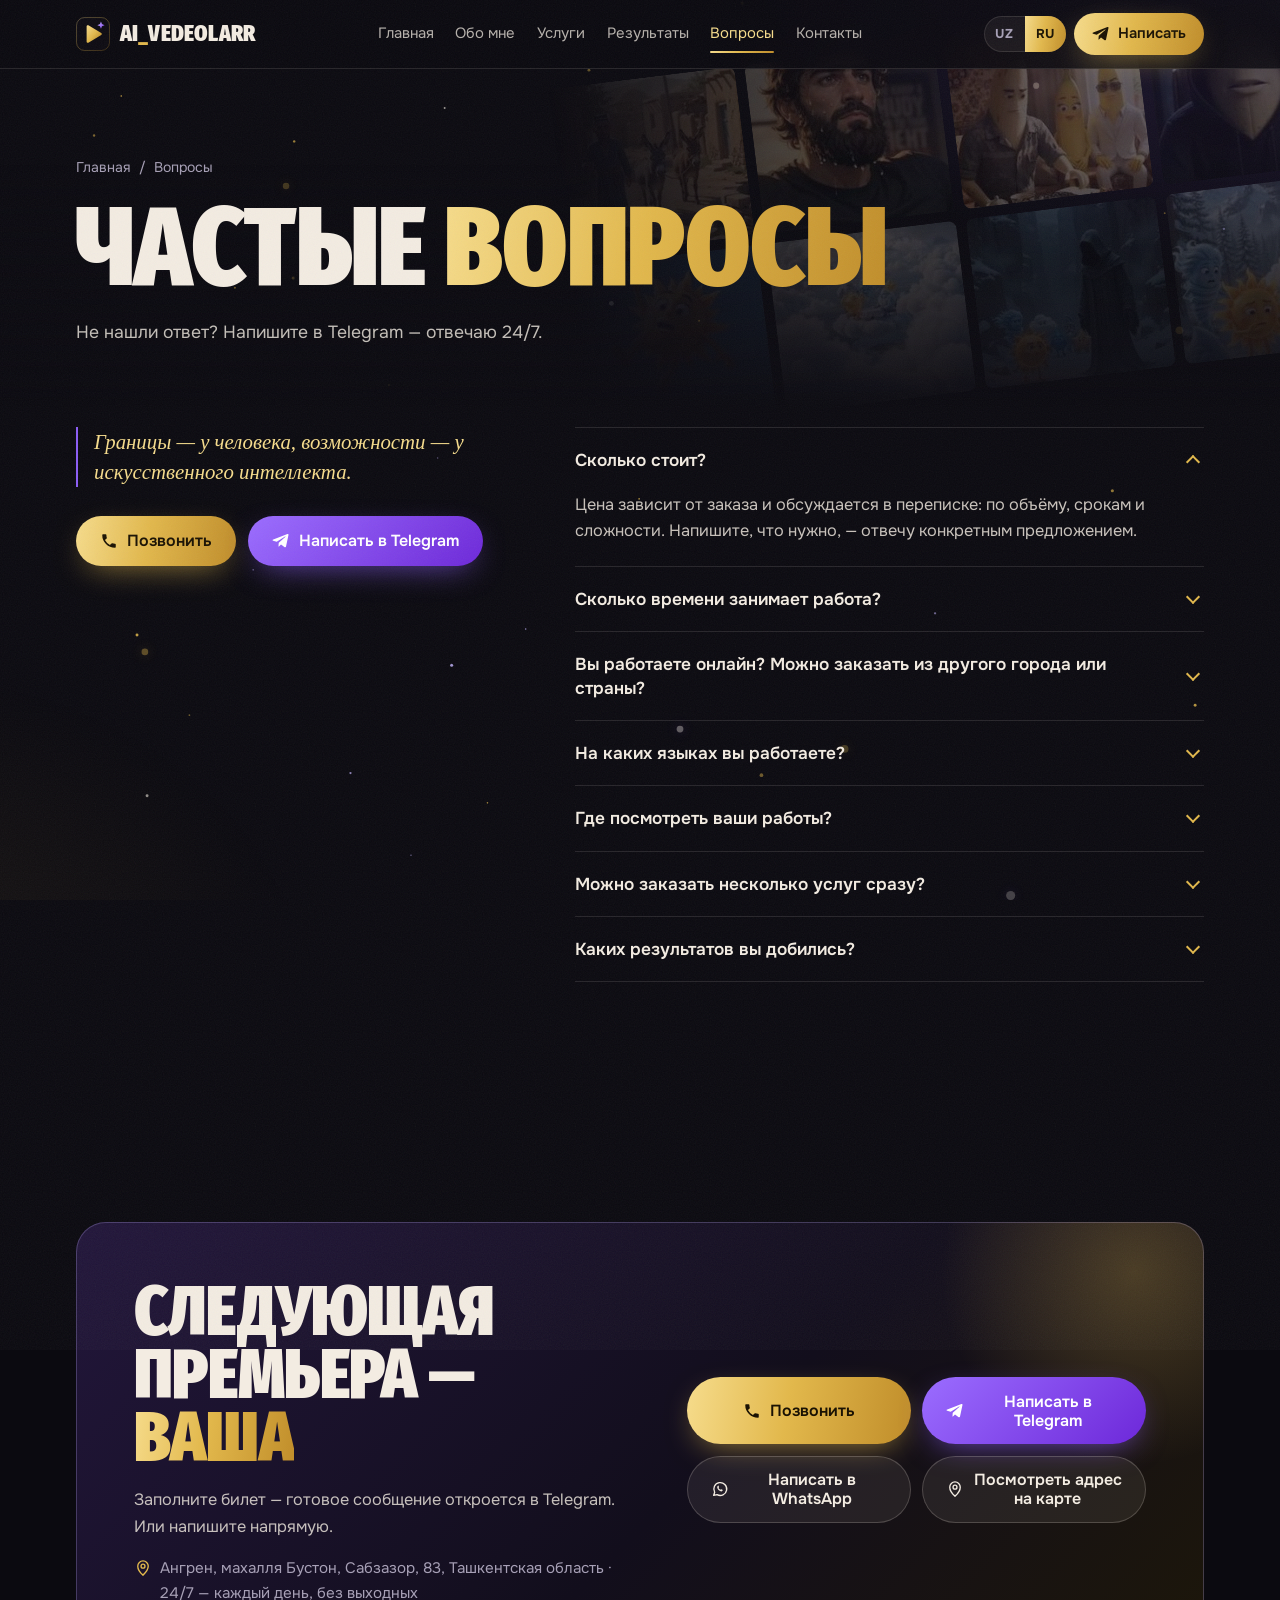
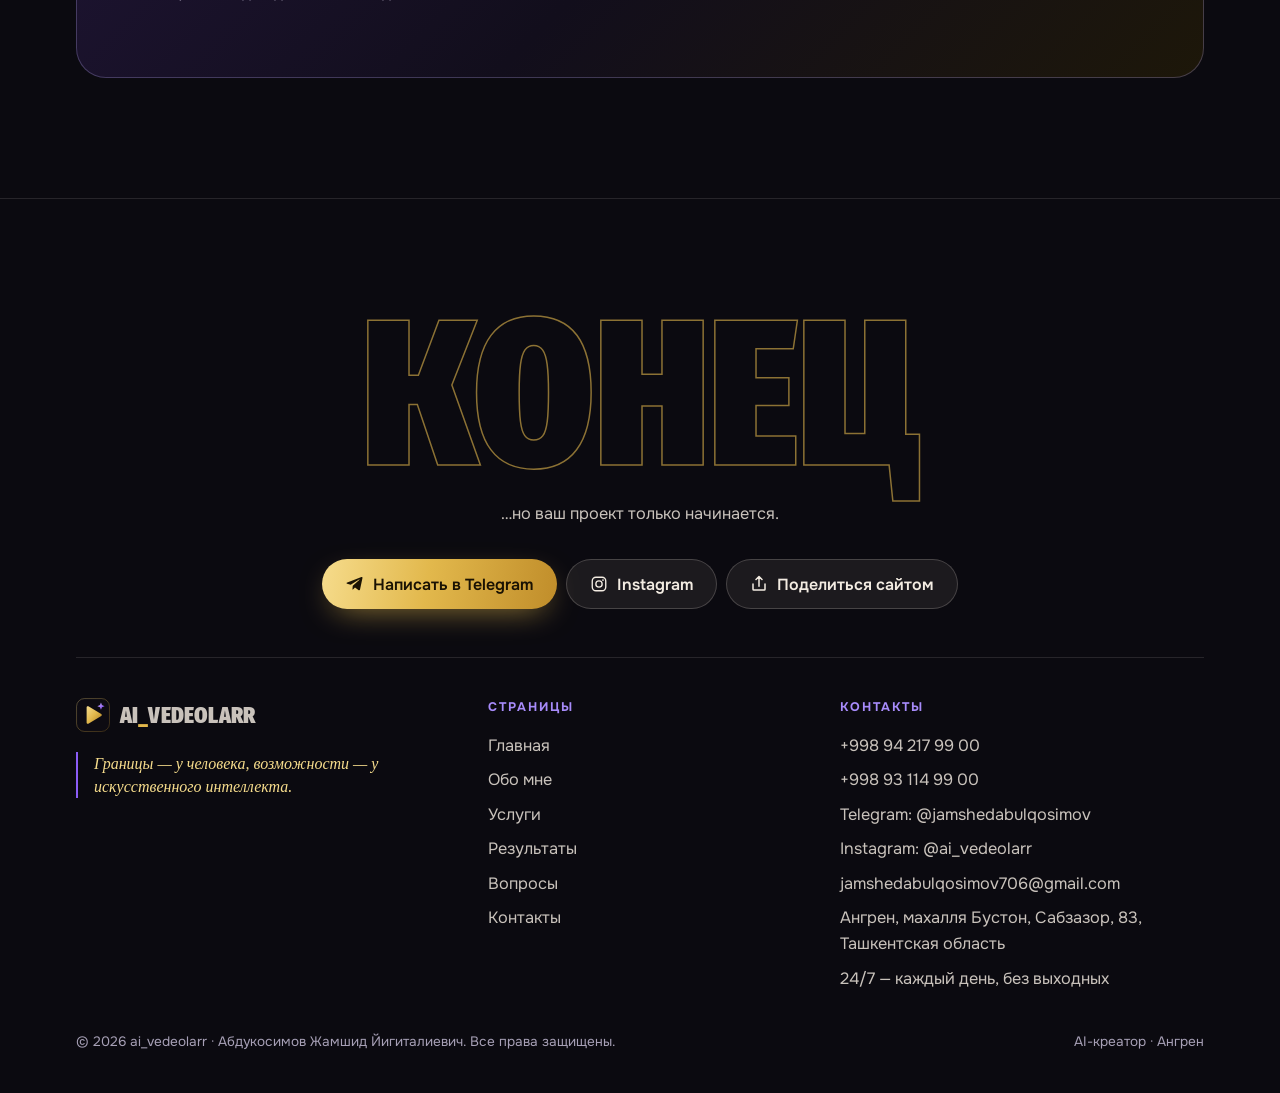
<file: voprosy.html>
<!DOCTYPE html>
<html lang="ru">
<head>
<meta charset="utf-8">
<meta name="viewport" content="width=device-width, initial-scale=1, viewport-fit=cover">
<title>Вопросы и цены: AI видео, сайт, приложение | ai_vedeolarr</title>
<meta name="description" content="Сколько стоит AI видео, сайт или приложение? Сколько времени занимает работа? Работаете онлайн? Ответы на частые вопросы — ai_vedeolarr.">
<meta name="keywords" content="ai_vedeolarr, Жамшид, услуги искусственного интеллекта, AI видео, AI реклама, создание сайтов, разработка приложений, таргетированная реклама">
<meta name="author" content="Абдукосимов Жамшид Йигиталиевич">
<meta name="robots" content="index, follow, max-image-preview:large">
<link rel="canonical" href="https://sparkly-sundae-3ed3ee.netlify.app/ru/voprosy.html">
<link rel="alternate" hreflang="uz" href="https://sparkly-sundae-3ed3ee.netlify.app/savollar.html">
<link rel="alternate" hreflang="ru" href="https://sparkly-sundae-3ed3ee.netlify.app/ru/voprosy.html">
<link rel="alternate" hreflang="x-default" href="https://sparkly-sundae-3ed3ee.netlify.app/savollar.html">
<meta name="theme-color" content="#0b0a10">
<link rel="icon" href="../favicon.ico" sizes="48x48">
<link rel="icon" href="../favicon.svg" type="image/svg+xml">
<link rel="apple-touch-icon" href="../apple-touch-icon.png">
<link rel="manifest" href="../site.webmanifest">
<meta property="og:type" content="website">
<meta property="og:site_name" content="ai_vedeolarr">
<meta property="og:title" content="Вопросы и цены: AI видео, сайт, приложение | ai_vedeolarr">
<meta property="og:description" content="Сколько стоит AI видео, сайт или приложение? Сколько времени занимает работа? Работаете онлайн? Ответы на частые вопросы — ai_vedeolarr.">
<meta property="og:url" content="https://sparkly-sundae-3ed3ee.netlify.app/ru/voprosy.html">
<meta property="og:image" content="https://sparkly-sundae-3ed3ee.netlify.app/images/og-image-ru.jpg">
<meta property="og:image:width" content="1200">
<meta property="og:image:height" content="630">
<meta property="og:image:alt" content="ai_vedeolarr — Границы — у человека, возможности — у искусственного интеллекта.">
<meta property="og:locale" content="ru_RU">
<meta property="og:locale:alternate" content="uz_UZ">
<meta name="twitter:card" content="summary_large_image">
<meta name="twitter:title" content="Вопросы и цены: AI видео, сайт, приложение | ai_vedeolarr">
<meta name="twitter:description" content="Сколько стоит AI видео, сайт или приложение? Сколько времени занимает работа? Работаете онлайн? Ответы на частые вопросы — ai_vedeolarr.">
<meta name="twitter:image" content="https://sparkly-sundae-3ed3ee.netlify.app/images/og-image-ru.jpg">
<link rel="preload" href="../fonts/fira-xc-900.woff2" as="font" type="font/woff2" crossorigin>
<link rel="preload" href="../fonts/onest-var.woff2" as="font" type="font/woff2" crossorigin>
<link rel="stylesheet" href="../css/style.css">
<script>document.documentElement.classList.add('js');setTimeout(function(){if(!window.__fx)document.documentElement.classList.add('go','nofx')},3500);window.T={"render": "Создаю кадр…", "done": "Готовый кадр", "added": "«{x}» добавлено в билет", "e_name": "Напишите ваше имя, чтобы я знал, с кем говорю.", "e_need": "Выберите услугу или напишите пару слов о проекте.", "m_hi": "Здравствуйте, Жамшид! Пишу с вашего сайта.", "m_name": "Имя", "m_svc": "Услуга", "m_msg": "Проект", "m_when": "Срок", "m_con": "Контакт", "copied": "Сообщение скопировано. Telegram открыт — если текста нет, вставьте его в чат.", "opened": "Telegram открыт. Напишите @jamshedabulqosimov.", "shared": "Ссылка скопирована.", "share_no": "Скопируйте ссылку из адресной строки."};</script>
<style>.nofx .rv{opacity:1;transform:none}.nofx .leader{display:none}</style>
<script type="application/ld+json">{"@context": "https://schema.org", "@graph": [{"@type": "WebSite", "@id": "https://sparkly-sundae-3ed3ee.netlify.app/#website", "url": "https://sparkly-sundae-3ed3ee.netlify.app/", "name": "ai_vedeolarr", "inLanguage": ["uz", "ru"], "publisher": {"@id": "https://sparkly-sundae-3ed3ee.netlify.app/#business"}}, {"@type": "ProfessionalService", "@id": "https://sparkly-sundae-3ed3ee.netlify.app/#business", "name": "ai_vedeolarr", "slogan": "Chegaralar insonniki, imkoniyatlar esa sun’iy intellektniki.", "description": "Услуги искусственного интеллекта: AI видео и реклама, сайты, приложения, проекты и таргетированная реклама. Онлайн, по всему миру, 24/7.", "url": "https://sparkly-sundae-3ed3ee.netlify.app/", "logo": "https://sparkly-sundae-3ed3ee.netlify.app/images/logo-512.png", "image": "https://sparkly-sundae-3ed3ee.netlify.app/images/og-image.jpg", "telephone": "+998942179900", "email": "jamshedabulqosimov706@gmail.com", "address": {"@type": "PostalAddress", "streetAddress": "Bo‘ston MFY, Sabzazor, 83", "addressLocality": "Angren", "addressRegion": "Toshkent viloyati", "addressCountry": "UZ"}, "openingHoursSpecification": {"@type": "OpeningHoursSpecification", "dayOfWeek": ["Monday", "Tuesday", "Wednesday", "Thursday", "Friday", "Saturday", "Sunday"], "opens": "00:00", "closes": "23:59"}, "areaServed": "Worldwide", "founder": {"@id": "https://sparkly-sundae-3ed3ee.netlify.app/#jamshid"}, "contactPoint": [{"@type": "ContactPoint", "telephone": "+998942179900", "contactType": "customer service", "availableLanguage": ["uz", "ru", "tg"]}, {"@type": "ContactPoint", "telephone": "+998931149900", "contactType": "customer service", "availableLanguage": ["uz", "ru", "tg"]}], "sameAs": ["https://www.instagram.com/ai_vedeolarr/", "https://t.me/jamshedabulqosimov"]}, {"@type": "Person", "@id": "https://sparkly-sundae-3ed3ee.netlify.app/#jamshid", "name": "Abduqosimov Jamshid Yigitaliyevich", "givenName": "Jamshid", "familyName": "Abduqosimov", "alternateName": ["Abduqosimov Jamshid", "Jamshed Abulqosimov", "Абдуқосимов Жамшид"], "jobTitle": "AI creator", "worksFor": {"@id": "https://sparkly-sundae-3ed3ee.netlify.app/#business"}, "url": "https://sparkly-sundae-3ed3ee.netlify.app/men-haqimda.html", "image": "https://sparkly-sundae-3ed3ee.netlify.app/images/jamshid-abduqosimov.jpg", "telephone": "+998942179900", "email": "jamshedabulqosimov706@gmail.com", "address": {"@type": "PostalAddress", "addressLocality": "Angren", "addressRegion": "Toshkent viloyati", "addressCountry": "UZ"}, "knowsAbout": ["Artificial intelligence", "AI video", "Web development", "App development", "Targeted advertising"], "sameAs": ["https://www.instagram.com/ai_vedeolarr/", "https://t.me/jamshedabulqosimov"]}, {"@type": "FAQPage", "@id": "https://sparkly-sundae-3ed3ee.netlify.app/ru/voprosy.html#webpage", "url": "https://sparkly-sundae-3ed3ee.netlify.app/ru/voprosy.html", "name": "Вопросы и цены: AI видео, сайт, приложение | ai_vedeolarr", "description": "Сколько стоит AI видео, сайт или приложение? Сколько времени занимает работа? Работаете онлайн? Ответы на частые вопросы — ai_vedeolarr.", "inLanguage": "ru", "isPartOf": {"@id": "https://sparkly-sundae-3ed3ee.netlify.app/#website"}, "about": {"@id": "https://sparkly-sundae-3ed3ee.netlify.app/#business"}, "primaryImageOfPage": "https://sparkly-sundae-3ed3ee.netlify.app/images/og-image-ru.jpg", "mainEntity": [{"@type": "Question", "name": "Сколько стоит?", "acceptedAnswer": {"@type": "Answer", "text": "Цена зависит от заказа и обсуждается в переписке: по объёму, срокам и сложности. Напишите, что нужно, — отвечу конкретным предложением."}}, {"@type": "Question", "name": "Сколько времени занимает работа?", "acceptedAnswer": {"@type": "Answer", "text": "Зависит от объёма проекта. Прочитав бриф, назову точный срок и буду его придерживаться."}}, {"@type": "Question", "name": "Вы работаете онлайн? Можно заказать из другого города или страны?", "acceptedAnswer": {"@type": "Answer", "text": "Да. Я из Ангрена, а мои клиенты — со всего мира. Вся работа онлайн — 24/7, писать можно в любой день."}}, {"@type": "Question", "name": "На каких языках вы работаете?", "acceptedAnswer": {"@type": "Answer", "text": "В основном на узбекском и таджикском. О других языках договоримся заранее."}}, {"@type": "Question", "name": "Где посмотреть ваши работы?", "acceptedAnswer": {"@type": "Answer", "text": "В Instagram @ai_vedeolarr и в кинотеке на сайте. Все работы созданы с помощью искусственного интеллекта."}}, {"@type": "Question", "name": "Можно заказать несколько услуг сразу?", "acceptedAnswer": {"@type": "Answer", "text": "Да. Например, рекламный ролик и его запуск через таргет или сайт вместе с презентацией."}}, {"@type": "Question", "name": "Каких результатов вы добились?", "acceptedAnswer": {"@type": "Answer", "text": "Работал более чем с 50 клиентами. Вывел страницу в Instagram с 0 до 10 000 подписчиков, через AI рекламу привлёк в детский сад более 300 новых детей."}}]}, {"@type": "BreadcrumbList", "itemListElement": [{"@type": "ListItem", "position": 1, "name": "Главная", "item": "https://sparkly-sundae-3ed3ee.netlify.app/ru/"}, {"@type": "ListItem", "position": 2, "name": "Вопросы", "item": "https://sparkly-sundae-3ed3ee.netlify.app/ru/voprosy.html"}]}]}</script>
</head>
<body class="inner">
<a class="skip" href="#main">Перейти к содержанию</a>
<canvas id="dust" aria-hidden="true"></canvas>
<div class="grain" aria-hidden="true"></div>

<svg width="0" height="0" style="position:absolute" aria-hidden="true">
<symbol id="i-ph" viewBox="0 0 24 24"><path fill="currentColor" d="M6.6 10.8a15.1 15.1 0 0 0 6.6 6.6l2.2-2.2a1 1 0 0 1 1-.25 11.4 11.4 0 0 0 3.6.57 1 1 0 0 1 1 1V20a1 1 0 0 1-1 1A17 17 0 0 1 3 4a1 1 0 0 1 1-1h3.5a1 1 0 0 1 1 1c0 1.25.2 2.45.57 3.57a1 1 0 0 1-.25 1z"/></symbol>
<symbol id="i-tg" viewBox="0 0 24 24"><path fill="currentColor" d="M21.9 4.3 18.7 19.4c-.2 1.1-.9 1.3-1.8.8l-4.9-3.6-2.4 2.3c-.3.3-.5.5-1 .5l.4-5 9-8.2c.4-.3-.1-.5-.6-.2L6.3 13l-4.8-1.5c-1-.3-1.1-1 .2-1.5l18.9-7.3c.9-.3 1.6.2 1.3 1.6z"/></symbol>
<symbol id="i-wa" viewBox="0 0 24 24"><path fill="none" stroke="currentColor" stroke-width="1.8" stroke-linejoin="round" d="M3.6 20.4l1.3-4.1A8.6 8.6 0 1 1 8.1 19.5z"/><path fill="currentColor" d="M9.3 7.5c.3-.1.6 0 .7.3l.7 1.6c.1.3 0 .5-.2.7l-.5.5c.5 1.1 1.4 2 2.5 2.5l.5-.5c.2-.2.5-.3.7-.2l1.6.7c.3.1.4.4.3.7-.3.9-1.1 1.5-2 1.4-2.8-.4-5-2.6-5.4-5.4-.1-.9.4-1.8 1.1-2.3z"/></symbol>
<symbol id="i-ig" viewBox="0 0 24 24"><g fill="none" stroke="currentColor" stroke-width="1.8"><rect x="3" y="3" width="18" height="18" rx="5"/><circle cx="12" cy="12" r="4.2"/></g><circle cx="17.3" cy="6.7" r="1.2" fill="currentColor"/></symbol>
<symbol id="i-em" viewBox="0 0 24 24"><g fill="none" stroke="currentColor" stroke-width="1.8" stroke-linejoin="round"><rect x="3" y="5" width="18" height="14" rx="2.5"/><path d="M4 7l8 6 8-6"/></g></symbol>
<symbol id="i-pin" viewBox="0 0 24 24"><g fill="none" stroke="currentColor" stroke-width="1.8"><path d="M12 21.5s7-6.2 7-12a7 7 0 1 0-14 0c0 5.8 7 12 7 12z"/><circle cx="12" cy="9.5" r="2.6"/></g></symbol>
<symbol id="i-clk" viewBox="0 0 24 24"><g fill="none" stroke="currentColor" stroke-width="1.8" stroke-linecap="round"><circle cx="12" cy="12" r="9"/><path d="M12 7v5l3.5 2"/></g></symbol>
<symbol id="i-l" viewBox="0 0 24 24"><path fill="none" stroke="currentColor" stroke-width="2" stroke-linecap="round" stroke-linejoin="round" d="M15 5l-7 7 7 7"/></symbol>
<symbol id="i-r" viewBox="0 0 24 24"><path fill="none" stroke="currentColor" stroke-width="2" stroke-linecap="round" stroke-linejoin="round" d="M9 5l7 7-7 7"/></symbol>
<symbol id="i-x" viewBox="0 0 24 24"><path fill="none" stroke="currentColor" stroke-width="2" stroke-linecap="round" d="M6 6l12 12M18 6L6 18"/></symbol>
<symbol id="i-share" viewBox="0 0 24 24"><path fill="none" stroke="currentColor" stroke-width="2" stroke-linecap="round" stroke-linejoin="round" d="M4 12v7a1 1 0 0 0 1 1h14a1 1 0 0 0 1-1v-7M16 6l-4-4-4 4M12 2v13"/></symbol>
</svg>
<header class="nav" id="nav">
  <div class="wrap nav-in">
    <a class="brand" href="../ru/index.html"><img src="../images/logo.svg" alt="Логотип ai_vedeolarr" width="34" height="34"><span class="brand-name">ai<b>_</b>vedeolarr</span></a>
    <nav class="nav-links" aria-label="Меню"><a href="../ru/index.html">Главная</a><a href="../ru/obo-mne.html">Обо мне</a><a href="../ru/uslugi.html">Услуги</a><a href="../ru/rezultaty.html">Результаты</a><a href="../ru/voprosy.html" aria-current="page">Вопросы</a><a href="../ru/kontakty.html">Контакты</a></nav>
    <div class="nav-right">
      <div class="lang"><a href="../savollar.html" hreflang="uz" lang="uz">UZ</a><a href="../ru/voprosy.html" hreflang="ru" lang="ru" aria-current="true">RU</a></div>
      <a class="btn btn-main btn-sm nav-cta" href="https://t.me/jamshedabulqosimov" target="_blank" rel="noopener"><svg aria-hidden="true"><use href="#i-tg"/></svg><span>Написать</span></a>
      <button class="burger" id="burger" type="button" aria-expanded="false" aria-controls="sheet" aria-label="Меню"><span></span><span></span><span></span></button>
    </div>
  </div>
  <div class="progress" id="progress"></div>
</header>
<div class="sheet" id="sheet">
  <nav aria-label="Меню"><a href="../ru/index.html">Главная</a><a href="../ru/obo-mne.html">Обо мне</a><a href="../ru/uslugi.html">Услуги</a><a href="../ru/rezultaty.html">Результаты</a><a href="../ru/voprosy.html" aria-current="page">Вопросы</a><a href="../ru/kontakty.html">Контакты</a></nav>
  <div class="sheet-foot">
    <a class="btn btn-main" href="tel:+998942179900"><svg aria-hidden="true"><use href="#i-ph"/></svg>Позвонить</a>
    <a class="btn btn-vio" href="https://t.me/jamshedabulqosimov" target="_blank" rel="noopener"><svg aria-hidden="true"><use href="#i-tg"/></svg>Telegram</a>
    <a class="btn btn-ghost" href="https://wa.me/998942179900" target="_blank" rel="noopener"><svg aria-hidden="true"><use href="#i-wa"/></svg>WhatsApp</a>
  </div>
</div>
<main id="main">
<section class="phead"><div class="phead-strip" aria-hidden="true"><img src="../images/works/thumb/ai-video-drama-06.jpg" alt="" width="236" height="211" loading="lazy" decoding="async"><img src="../images/works/thumb/ai-video-drama-07.jpg" alt="" width="236" height="211" loading="lazy" decoding="async"><img src="../images/works/thumb/ai-video-komediya-09.jpg" alt="" width="236" height="211" loading="lazy" decoding="async"><img src="../images/works/thumb/ai-video-komediya-11.jpg" alt="" width="236" height="211" loading="lazy" decoding="async"><img src="../images/works/thumb/ai-video-animatsiya-01.jpg" alt="" width="236" height="211" loading="lazy" decoding="async"><img src="../images/works/thumb/ai-video-animatsiya-02.jpg" alt="" width="236" height="211" loading="lazy" decoding="async"><img src="../images/works/thumb/ai-video-animatsiya-03.jpg" alt="" width="236" height="211" loading="lazy" decoding="async"><img src="../images/works/thumb/ai-video-animatsiya-04.jpg" alt="" width="236" height="211" loading="lazy" decoding="async"></div><div class="wrap">
  <nav class="crumbs" aria-label="breadcrumb"><a href="../ru/index.html">Главная</a><span aria-hidden="true">/</span><span>Вопросы</span></nav>
  <h1 class="ph-h1">Частые <em>вопросы</em></h1><p class="lead">Не нашли ответ? Напишите в Telegram — отвечаю 24/7.</p>
</div></section>
<section class="sec" style="padding-top:1rem"><div class="wrap faq">
  <div class="rv"><p class="slogan" style="margin-bottom:1.8rem">Границы — у человека, возможности — у искусственного интеллекта.</p><div class="hero-cta"><a class="btn btn-main" href="tel:+998942179900"><svg aria-hidden="true"><use href="#i-ph"/></svg>Позвонить</a><a class="btn btn-vio" href="https://t.me/jamshedabulqosimov" target="_blank" rel="noopener"><svg aria-hidden="true"><use href="#i-tg"/></svg>Написать в Telegram</a></div></div>
  <div><details open><summary><h3>Сколько стоит?</h3></summary><p>Цена зависит от заказа и обсуждается в переписке: по объёму, срокам и сложности. Напишите, что нужно, — отвечу конкретным предложением.</p></details><details><summary><h3>Сколько времени занимает работа?</h3></summary><p>Зависит от объёма проекта. Прочитав бриф, назову точный срок и буду его придерживаться.</p></details><details><summary><h3>Вы работаете онлайн? Можно заказать из другого города или страны?</h3></summary><p>Да. Я из Ангрена, а мои клиенты — со всего мира. Вся работа онлайн — 24/7, писать можно в любой день.</p></details><details><summary><h3>На каких языках вы работаете?</h3></summary><p>В основном на узбекском и таджикском. О других языках договоримся заранее.</p></details><details><summary><h3>Где посмотреть ваши работы?</h3></summary><p>В Instagram @ai_vedeolarr и в кинотеке на сайте. Все работы созданы с помощью искусственного интеллекта.</p></details><details><summary><h3>Можно заказать несколько услуг сразу?</h3></summary><p>Да. Например, рекламный ролик и его запуск через таргет или сайт вместе с презентацией.</p></details><details><summary><h3>Каких результатов вы добились?</h3></summary><p>Работал более чем с 50 клиентами. Вывел страницу в Instagram с 0 до 10 000 подписчиков, через AI рекламу привлёк в детский сад более 300 новых детей.</p></details></div>
</div></section>
<section class="sec"><div class="wrap"><div class="band rv"><div class="band-grid">
  <div><h2 class="h2">Следующая премьера — <em>ваша</em></h2><p class="lead" style="margin-top:1.1rem">Заполните билет — готовое сообщение откроется в Telegram. Или напишите напрямую.</p>
    <p class="addr-line"><svg aria-hidden="true"><use href="#i-pin"/></svg><span>Ангрен, махалля Бустон, Сабзазор, 83, Ташкентская область · 24/7 — каждый день, без выходных</span></p></div>
  <div class="band-btns">
    <a class="btn btn-main" href="tel:+998942179900"><svg aria-hidden="true"><use href="#i-ph"/></svg>Позвонить</a>
    <a class="btn btn-vio" href="https://t.me/jamshedabulqosimov" target="_blank" rel="noopener"><svg aria-hidden="true"><use href="#i-tg"/></svg>Написать в Telegram</a>
    <a class="btn btn-ghost" href="https://wa.me/998942179900" target="_blank" rel="noopener"><svg aria-hidden="true"><use href="#i-wa"/></svg>Написать в WhatsApp</a>
    <a class="btn btn-ghost" href="https://www.google.com/maps/search/?api=1&query=Angren%2C%20Bo%27ston%20MFY%2C%20Sabzazor%2083%2C%20Toshkent%20viloyati%2C%20Uzbekistan" target="_blank" rel="noopener"><svg aria-hidden="true"><use href="#i-pin"/></svg>Посмотреть адрес на карте</a>
  </div>
</div></div></div></section>
</main>
<footer class="foot">
  <div class="wrap">
    <p class="fin" aria-hidden="true">Конец</p>
    <p class="fin-sub">…но ваш проект только начинается.</p>
    <div class="foot-row">
      <a class="btn btn-main" href="https://t.me/jamshedabulqosimov" target="_blank" rel="noopener"><svg aria-hidden="true"><use href="#i-tg"/></svg><span>Написать в Telegram</span></a>
      <a class="btn btn-ghost" href="https://www.instagram.com/ai_vedeolarr/" target="_blank" rel="noopener"><svg aria-hidden="true"><use href="#i-ig"/></svg>Instagram</a>
      <button class="btn btn-ghost" id="share" type="button"><svg aria-hidden="true"><use href="#i-share"/></svg><span>Поделиться сайтом</span></button>
    </div>
    <div class="foot-grid">
      <div><a class="brand" href="../ru/index.html"><img src="../images/logo.svg" alt="Логотип ai_vedeolarr" width="34" height="34" loading="lazy"><span class="brand-name">ai<b>_</b>vedeolarr</span></a>
        <p class="slogan">Границы — у человека, возможности — у искусственного интеллекта.</p></div>
      <div><h2>Страницы</h2><ul><li><a href="../ru/index.html">Главная</a></li><li><a href="../ru/obo-mne.html">Обо мне</a></li><li><a href="../ru/uslugi.html">Услуги</a></li><li><a href="../ru/rezultaty.html">Результаты</a></li><li><a href="../ru/voprosy.html">Вопросы</a></li><li><a href="../ru/kontakty.html">Контакты</a></li></ul></div>
      <div><h2>Контакты</h2>
        <address>
          <a href="tel:+998942179900">+998 94 217 99 00</a><a href="tel:+998931149900">+998 93 114 99 00</a>
          <a href="https://t.me/jamshedabulqosimov" target="_blank" rel="noopener">Telegram: @jamshedabulqosimov</a>
          <a href="https://www.instagram.com/ai_vedeolarr/" target="_blank" rel="noopener">Instagram: @ai_vedeolarr</a>
          <a href="mailto:jamshedabulqosimov706@gmail.com">jamshedabulqosimov706@gmail.com</a>
          <a href="https://www.google.com/maps/search/?api=1&query=Angren%2C%20Bo%27ston%20MFY%2C%20Sabzazor%2083%2C%20Toshkent%20viloyati%2C%20Uzbekistan" target="_blank" rel="noopener">Ангрен, махалля Бустон, Сабзазор, 83, Ташкентская область</a>
          <span>24/7 — каждый день, без выходных</span>
        </address></div>
    </div>
    <p class="copy"><span>© 2026 ai_vedeolarr · Абдукосимов Жамшид Йигиталиевич. Все права защищены.</span><span>AI-креатор · Ангрен</span></p>
  </div>
</footer>

<nav class="dock" id="dock" aria-label="Позвонить">
  <a href="tel:+998942179900"><svg aria-hidden="true"><use href="#i-ph"/></svg>Позвонить</a>
  <a href="https://t.me/jamshedabulqosimov" target="_blank" rel="noopener"><svg aria-hidden="true"><use href="#i-tg"/></svg>Telegram</a>
  <a href="https://wa.me/998942179900" target="_blank" rel="noopener"><svg aria-hidden="true"><use href="#i-wa"/></svg>WhatsApp</a>
</nav>
<div class="toast" id="toast" role="status" aria-live="polite"></div>
<script src="../js/main.js" defer></script>
</body>
</html>
</file>
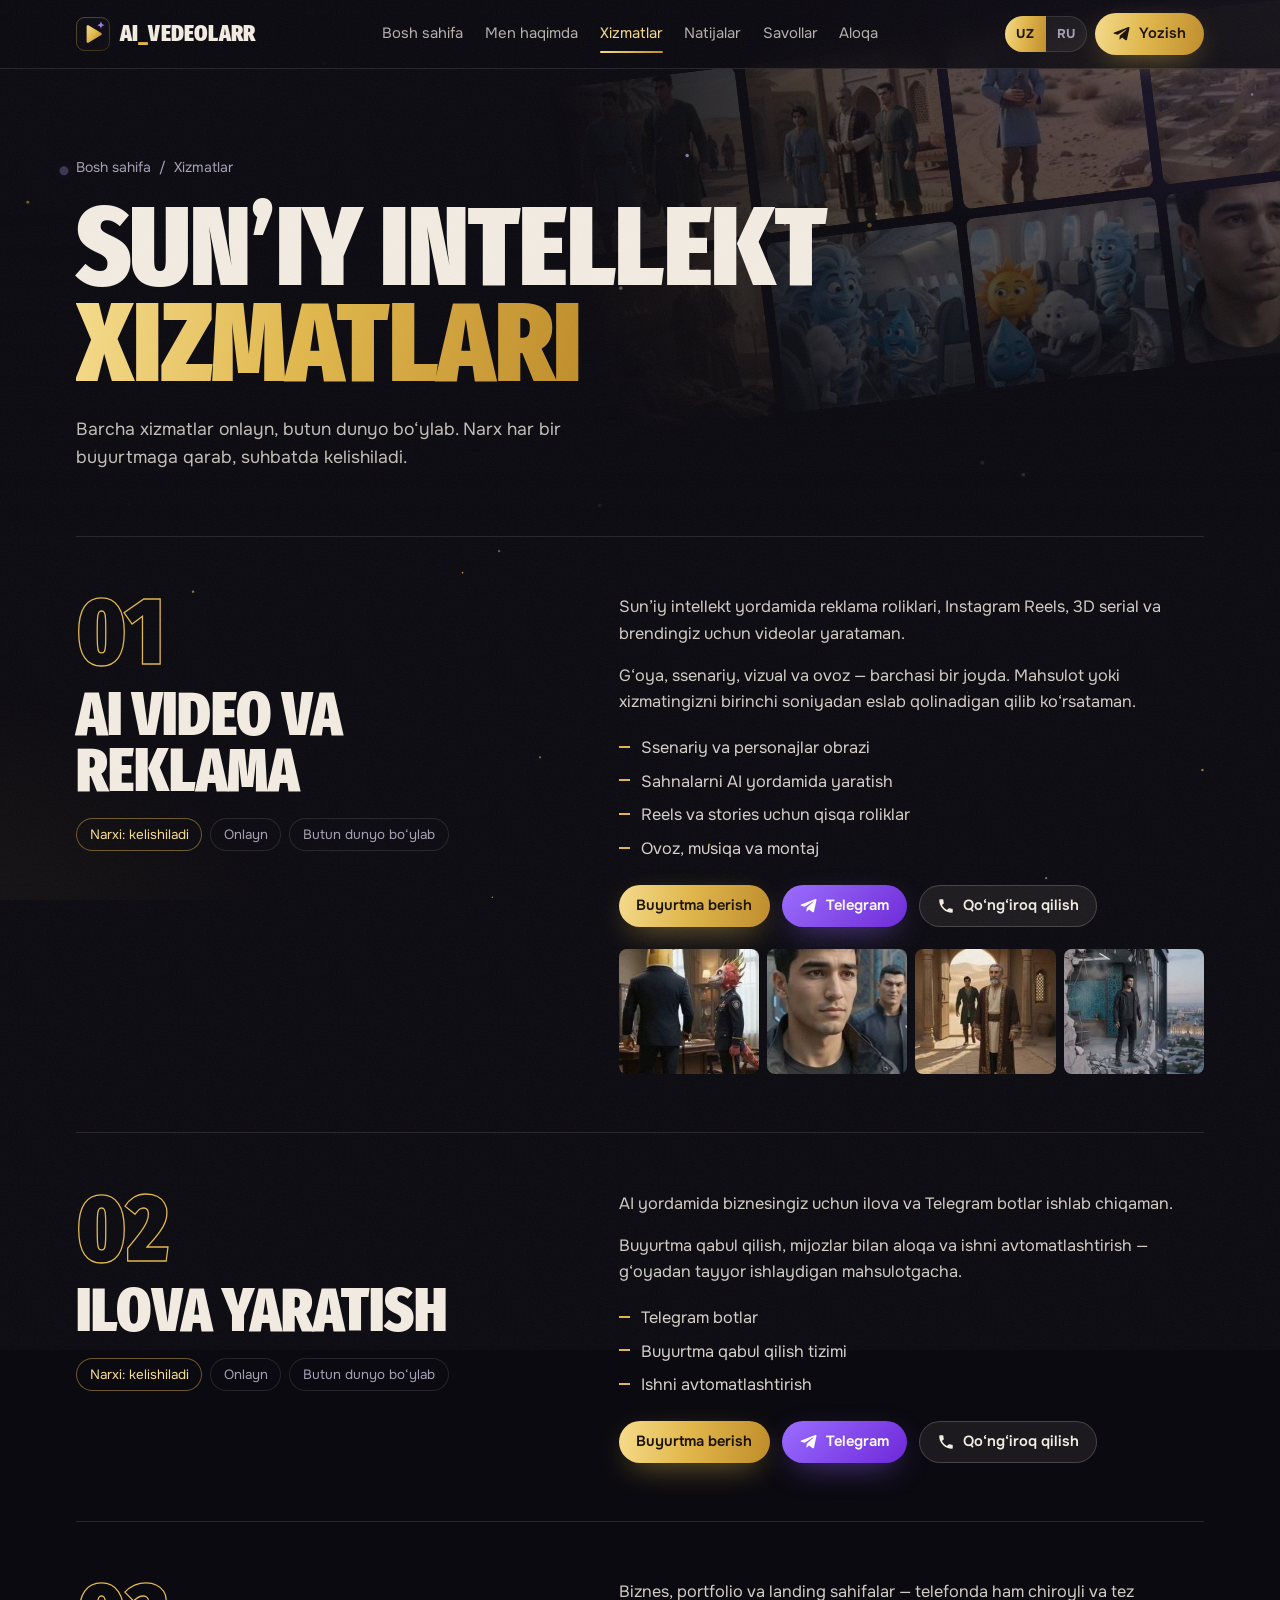
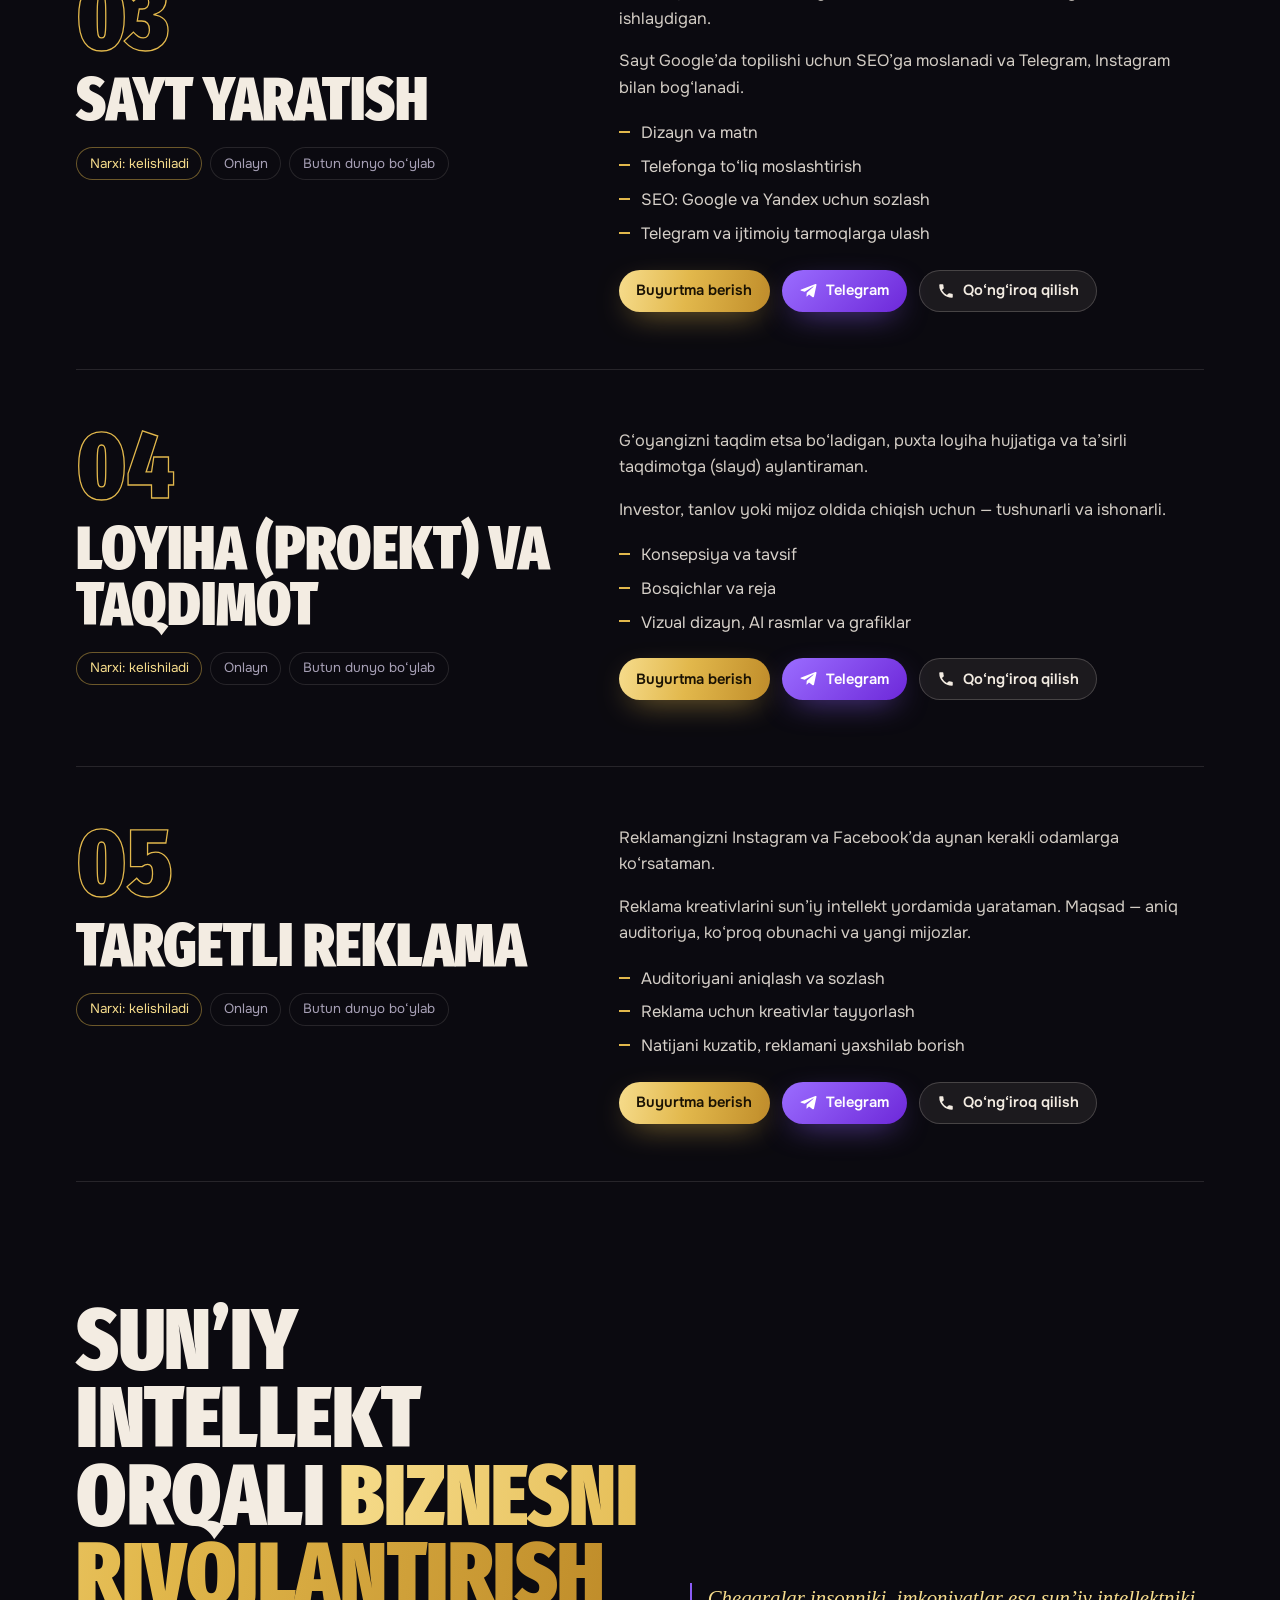
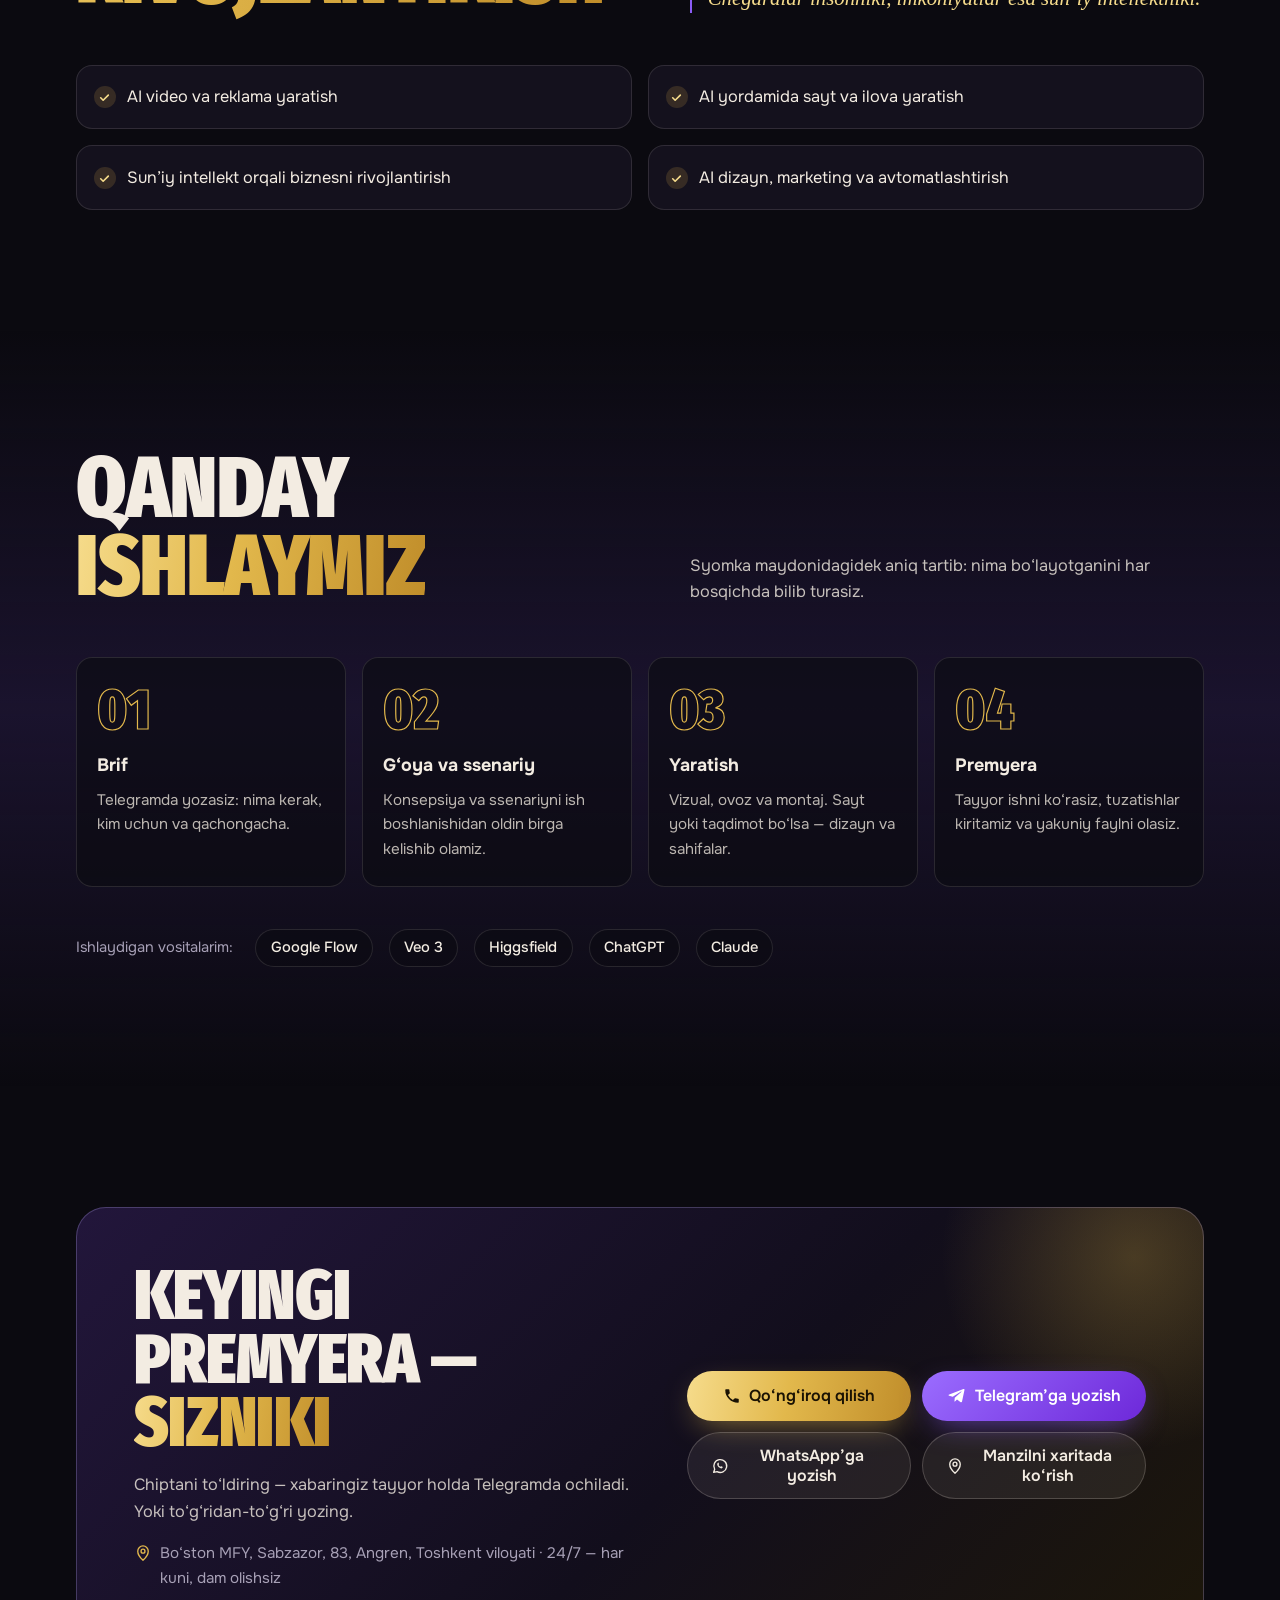
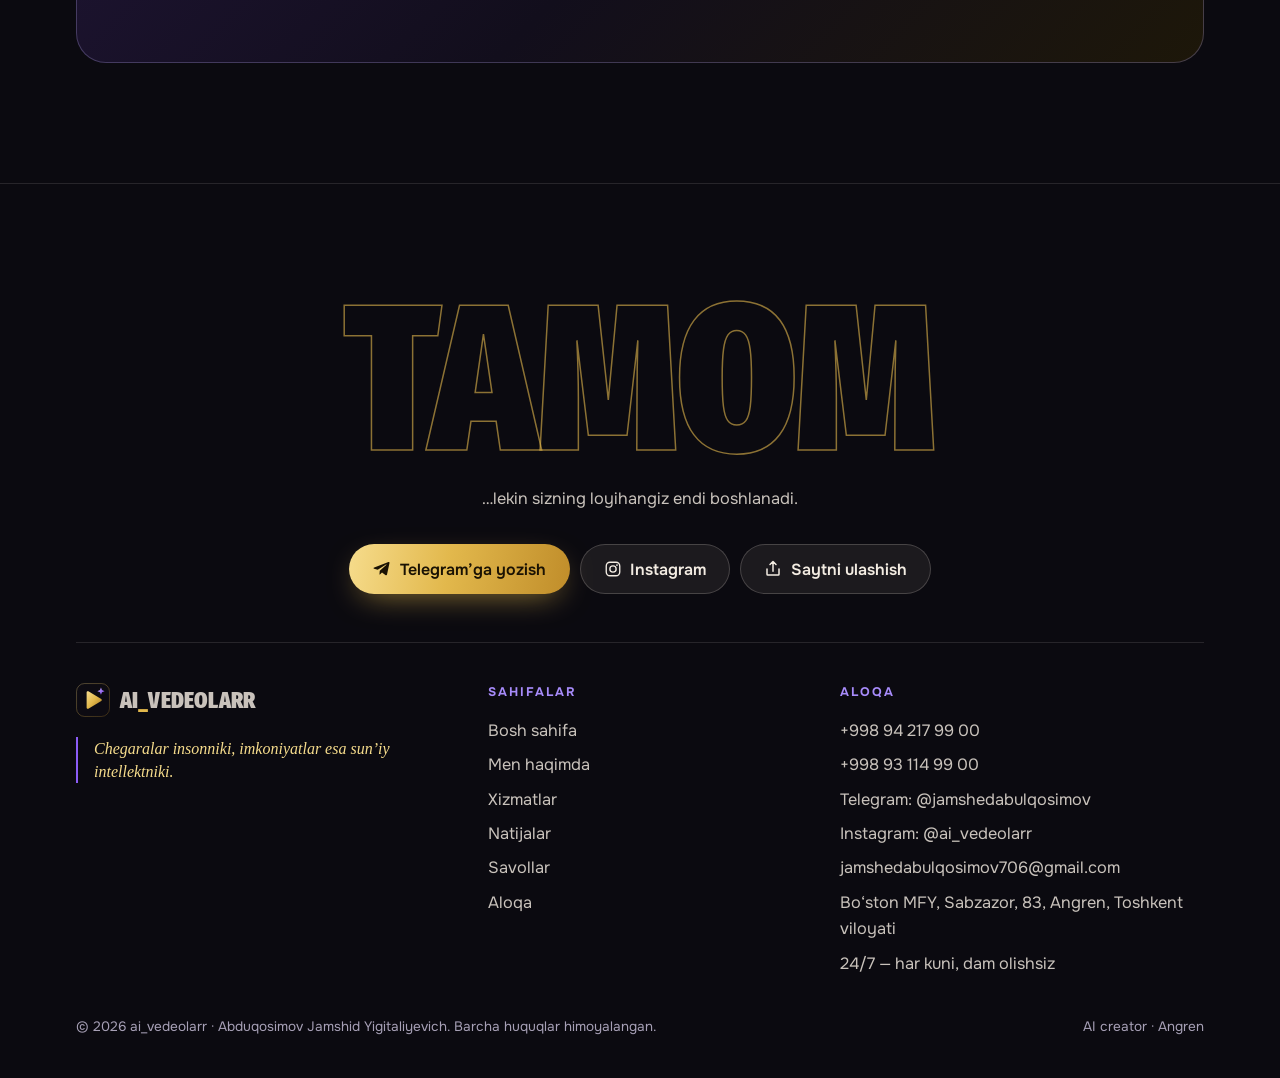
<file: xizmatlar.html>
<!DOCTYPE html>
<html lang="uz">
<head>
<meta charset="utf-8">
<meta name="viewport" content="width=device-width, initial-scale=1, viewport-fit=cover">
<title>Sun’iy intellekt xizmatlari: video, sayt, ilova, target</title>
<meta name="description" content="AI video va reklama yaratish, AI yordamida sayt va ilova, loyiha (proekt), targetli reklama. Narx suhbatda kelishiladi. Onlayn, 24/7.">
<meta name="keywords" content="ai_vedeolarr, Jamshid, AI, sun&#x27;iy intellekt xizmatlari, AI video, AI reklama, sayt yaratish, ilova yaratish, loyiha, proekt, target">
<meta name="author" content="Abduqosimov Jamshid Yigitaliyevich">
<meta name="robots" content="index, follow, max-image-preview:large">
<link rel="canonical" href="https://sparkly-sundae-3ed3ee.netlify.app/xizmatlar.html">
<link rel="alternate" hreflang="uz" href="https://sparkly-sundae-3ed3ee.netlify.app/xizmatlar.html">
<link rel="alternate" hreflang="ru" href="https://sparkly-sundae-3ed3ee.netlify.app/ru/uslugi.html">
<link rel="alternate" hreflang="x-default" href="https://sparkly-sundae-3ed3ee.netlify.app/xizmatlar.html">
<meta name="theme-color" content="#0b0a10">
<link rel="icon" href="favicon.ico" sizes="48x48">
<link rel="icon" href="favicon.svg" type="image/svg+xml">
<link rel="apple-touch-icon" href="apple-touch-icon.png">
<link rel="manifest" href="site.webmanifest">
<meta property="og:type" content="website">
<meta property="og:site_name" content="ai_vedeolarr">
<meta property="og:title" content="Sun’iy intellekt xizmatlari: video, sayt, ilova, target">
<meta property="og:description" content="AI video va reklama yaratish, AI yordamida sayt va ilova, loyiha (proekt), targetli reklama. Narx suhbatda kelishiladi. Onlayn, 24/7.">
<meta property="og:url" content="https://sparkly-sundae-3ed3ee.netlify.app/xizmatlar.html">
<meta property="og:image" content="https://sparkly-sundae-3ed3ee.netlify.app/images/og-image.jpg">
<meta property="og:image:width" content="1200">
<meta property="og:image:height" content="630">
<meta property="og:image:alt" content="ai_vedeolarr — Chegaralar insonniki, imkoniyatlar esa sun’iy intellektniki.">
<meta property="og:locale" content="uz_UZ">
<meta property="og:locale:alternate" content="ru_RU">
<meta name="twitter:card" content="summary_large_image">
<meta name="twitter:title" content="Sun’iy intellekt xizmatlari: video, sayt, ilova, target">
<meta name="twitter:description" content="AI video va reklama yaratish, AI yordamida sayt va ilova, loyiha (proekt), targetli reklama. Narx suhbatda kelishiladi. Onlayn, 24/7.">
<meta name="twitter:image" content="https://sparkly-sundae-3ed3ee.netlify.app/images/og-image.jpg">
<link rel="preload" href="fonts/fira-xc-900.woff2" as="font" type="font/woff2" crossorigin>
<link rel="preload" href="fonts/onest-var.woff2" as="font" type="font/woff2" crossorigin>
<link rel="stylesheet" href="css/style.css">
<script>document.documentElement.classList.add('js');setTimeout(function(){if(!window.__fx)document.documentElement.classList.add('go','nofx')},3500);window.T={"render": "Kadr yaratilmoqda…", "done": "Tayyor kadr", "added": "«{x}» chiptaga qo‘shildi", "e_name": "Ismingizni yozing — kim bilan gaplashayotganimni bilishim uchun.", "e_need": "Xizmatni tanlang yoki loyiha haqida bir-ikki gap yozing.", "m_hi": "Assalomu alaykum, Jamshid! Saytingiz orqali yozyapman.", "m_name": "Ism", "m_svc": "Xizmat", "m_msg": "Loyiha", "m_when": "Muddat", "m_con": "Aloqa", "copied": "Xabar nusxalandi. Telegram ochildi — agar xabar chiqmasa, uni chatga joylashtiring.", "opened": "Telegram ochildi. @jamshedabulqosimov ga xabaringizni yozing.", "shared": "Havola nusxalandi.", "share_no": "Havolani brauzer manzil qatoridan nusxalang."};</script>
<style>.nofx .rv{opacity:1;transform:none}.nofx .leader{display:none}</style>
<script type="application/ld+json">{"@context": "https://schema.org", "@graph": [{"@type": "WebSite", "@id": "https://sparkly-sundae-3ed3ee.netlify.app/#website", "url": "https://sparkly-sundae-3ed3ee.netlify.app/", "name": "ai_vedeolarr", "inLanguage": ["uz", "ru"], "publisher": {"@id": "https://sparkly-sundae-3ed3ee.netlify.app/#business"}}, {"@type": "ProfessionalService", "@id": "https://sparkly-sundae-3ed3ee.netlify.app/#business", "name": "ai_vedeolarr", "slogan": "Chegaralar insonniki, imkoniyatlar esa sun’iy intellektniki.", "description": "Sun’iy intellekt xizmatlari: AI video va reklama, sayt, ilova, loyiha (proekt) va targetli reklama. Onlayn, butun dunyo bo‘ylab, 24/7.", "url": "https://sparkly-sundae-3ed3ee.netlify.app/", "logo": "https://sparkly-sundae-3ed3ee.netlify.app/images/logo-512.png", "image": "https://sparkly-sundae-3ed3ee.netlify.app/images/og-image.jpg", "telephone": "+998942179900", "email": "jamshedabulqosimov706@gmail.com", "address": {"@type": "PostalAddress", "streetAddress": "Bo‘ston MFY, Sabzazor, 83", "addressLocality": "Angren", "addressRegion": "Toshkent viloyati", "addressCountry": "UZ"}, "openingHoursSpecification": {"@type": "OpeningHoursSpecification", "dayOfWeek": ["Monday", "Tuesday", "Wednesday", "Thursday", "Friday", "Saturday", "Sunday"], "opens": "00:00", "closes": "23:59"}, "areaServed": "Worldwide", "founder": {"@id": "https://sparkly-sundae-3ed3ee.netlify.app/#jamshid"}, "contactPoint": [{"@type": "ContactPoint", "telephone": "+998942179900", "contactType": "customer service", "availableLanguage": ["uz", "ru", "tg"]}, {"@type": "ContactPoint", "telephone": "+998931149900", "contactType": "customer service", "availableLanguage": ["uz", "ru", "tg"]}], "sameAs": ["https://www.instagram.com/ai_vedeolarr/", "https://t.me/jamshedabulqosimov"]}, {"@type": "Person", "@id": "https://sparkly-sundae-3ed3ee.netlify.app/#jamshid", "name": "Abduqosimov Jamshid Yigitaliyevich", "givenName": "Jamshid", "familyName": "Abduqosimov", "alternateName": ["Abduqosimov Jamshid", "Jamshed Abulqosimov", "Абдуқосимов Жамшид"], "jobTitle": "AI creator", "worksFor": {"@id": "https://sparkly-sundae-3ed3ee.netlify.app/#business"}, "url": "https://sparkly-sundae-3ed3ee.netlify.app/men-haqimda.html", "image": "https://sparkly-sundae-3ed3ee.netlify.app/images/jamshid-abduqosimov.jpg", "telephone": "+998942179900", "email": "jamshedabulqosimov706@gmail.com", "address": {"@type": "PostalAddress", "addressLocality": "Angren", "addressRegion": "Toshkent viloyati", "addressCountry": "UZ"}, "knowsAbout": ["Artificial intelligence", "AI video", "Web development", "App development", "Targeted advertising"], "sameAs": ["https://www.instagram.com/ai_vedeolarr/", "https://t.me/jamshedabulqosimov"]}, {"@type": "WebPage", "@id": "https://sparkly-sundae-3ed3ee.netlify.app/xizmatlar.html#webpage", "url": "https://sparkly-sundae-3ed3ee.netlify.app/xizmatlar.html", "name": "Sun’iy intellekt xizmatlari: video, sayt, ilova, target", "description": "AI video va reklama yaratish, AI yordamida sayt va ilova, loyiha (proekt), targetli reklama. Narx suhbatda kelishiladi. Onlayn, 24/7.", "inLanguage": "uz", "isPartOf": {"@id": "https://sparkly-sundae-3ed3ee.netlify.app/#website"}, "about": {"@id": "https://sparkly-sundae-3ed3ee.netlify.app/#business"}, "primaryImageOfPage": "https://sparkly-sundae-3ed3ee.netlify.app/images/og-image.jpg"}, {"@type": "BreadcrumbList", "itemListElement": [{"@type": "ListItem", "position": 1, "name": "Bosh sahifa", "item": "https://sparkly-sundae-3ed3ee.netlify.app/"}, {"@type": "ListItem", "position": 2, "name": "Xizmatlar", "item": "https://sparkly-sundae-3ed3ee.netlify.app/xizmatlar.html"}]}, {"@type": "Service", "@id": "https://sparkly-sundae-3ed3ee.netlify.app/xizmatlar.html#ai-video", "name": "AI video va reklama", "serviceType": "AI video", "description": "Sun’iy intellekt yordamida reklama roliklari, Instagram Reels, 3D serial va brendingiz uchun videolar yarataman. G‘oya, ssenariy, vizual va ovoz — barchasi bir joyda. Mahsulot yoki xizmatingizni birinchi soniyadan eslab qolinadigan qilib ko‘rsataman.", "url": "https://sparkly-sundae-3ed3ee.netlify.app/xizmatlar.html#ai-video", "provider": {"@id": "https://sparkly-sundae-3ed3ee.netlify.app/#business"}, "areaServed": "Worldwide", "inLanguage": "uz"}, {"@type": "Service", "@id": "https://sparkly-sundae-3ed3ee.netlify.app/xizmatlar.html#ilova", "name": "Ilova yaratish", "serviceType": "Ilova", "description": "AI yordamida biznesingiz uchun ilova va Telegram botlar ishlab chiqaman. Buyurtma qabul qilish, mijozlar bilan aloqa va ishni avtomatlashtirish — g‘oyadan tayyor ishlaydigan mahsulotgacha.", "url": "https://sparkly-sundae-3ed3ee.netlify.app/xizmatlar.html#ilova", "provider": {"@id": "https://sparkly-sundae-3ed3ee.netlify.app/#business"}, "areaServed": "Worldwide", "inLanguage": "uz"}, {"@type": "Service", "@id": "https://sparkly-sundae-3ed3ee.netlify.app/xizmatlar.html#sayt", "name": "Sayt yaratish", "serviceType": "Sayt", "description": "Biznes, portfolio va landing sahifalar — telefonda ham chiroyli va tez ishlaydigan. Sayt Google’da topilishi uchun SEO’ga moslanadi va Telegram, Instagram bilan bog‘lanadi.", "url": "https://sparkly-sundae-3ed3ee.netlify.app/xizmatlar.html#sayt", "provider": {"@id": "https://sparkly-sundae-3ed3ee.netlify.app/#business"}, "areaServed": "Worldwide", "inLanguage": "uz"}, {"@type": "Service", "@id": "https://sparkly-sundae-3ed3ee.netlify.app/xizmatlar.html#loyiha", "name": "Loyiha (proekt) va taqdimot", "serviceType": "Loyiha", "description": "G‘oyangizni taqdim etsa bo‘ladigan, puxta loyiha hujjatiga va ta’sirli taqdimotga (slayd) aylantiraman. Investor, tanlov yoki mijoz oldida chiqish uchun — tushunarli va ishonarli.", "url": "https://sparkly-sundae-3ed3ee.netlify.app/xizmatlar.html#loyiha", "provider": {"@id": "https://sparkly-sundae-3ed3ee.netlify.app/#business"}, "areaServed": "Worldwide", "inLanguage": "uz"}, {"@type": "Service", "@id": "https://sparkly-sundae-3ed3ee.netlify.app/xizmatlar.html#target", "name": "Targetli reklama", "serviceType": "Target", "description": "Reklamangizni Instagram va Facebook’da aynan kerakli odamlarga ko‘rsataman. Reklama kreativlarini sun’iy intellekt yordamida yarataman. Maqsad — aniq auditoriya, ko‘proq obunachi va yangi mijozlar.", "url": "https://sparkly-sundae-3ed3ee.netlify.app/xizmatlar.html#target", "provider": {"@id": "https://sparkly-sundae-3ed3ee.netlify.app/#business"}, "areaServed": "Worldwide", "inLanguage": "uz"}]}</script>
</head>
<body class="inner">
<a class="skip" href="#main">Asosiy matnga o‘tish</a>
<canvas id="dust" aria-hidden="true"></canvas>
<div class="grain" aria-hidden="true"></div>

<svg width="0" height="0" style="position:absolute" aria-hidden="true">
<symbol id="i-ph" viewBox="0 0 24 24"><path fill="currentColor" d="M6.6 10.8a15.1 15.1 0 0 0 6.6 6.6l2.2-2.2a1 1 0 0 1 1-.25 11.4 11.4 0 0 0 3.6.57 1 1 0 0 1 1 1V20a1 1 0 0 1-1 1A17 17 0 0 1 3 4a1 1 0 0 1 1-1h3.5a1 1 0 0 1 1 1c0 1.25.2 2.45.57 3.57a1 1 0 0 1-.25 1z"/></symbol>
<symbol id="i-tg" viewBox="0 0 24 24"><path fill="currentColor" d="M21.9 4.3 18.7 19.4c-.2 1.1-.9 1.3-1.8.8l-4.9-3.6-2.4 2.3c-.3.3-.5.5-1 .5l.4-5 9-8.2c.4-.3-.1-.5-.6-.2L6.3 13l-4.8-1.5c-1-.3-1.1-1 .2-1.5l18.9-7.3c.9-.3 1.6.2 1.3 1.6z"/></symbol>
<symbol id="i-wa" viewBox="0 0 24 24"><path fill="none" stroke="currentColor" stroke-width="1.8" stroke-linejoin="round" d="M3.6 20.4l1.3-4.1A8.6 8.6 0 1 1 8.1 19.5z"/><path fill="currentColor" d="M9.3 7.5c.3-.1.6 0 .7.3l.7 1.6c.1.3 0 .5-.2.7l-.5.5c.5 1.1 1.4 2 2.5 2.5l.5-.5c.2-.2.5-.3.7-.2l1.6.7c.3.1.4.4.3.7-.3.9-1.1 1.5-2 1.4-2.8-.4-5-2.6-5.4-5.4-.1-.9.4-1.8 1.1-2.3z"/></symbol>
<symbol id="i-ig" viewBox="0 0 24 24"><g fill="none" stroke="currentColor" stroke-width="1.8"><rect x="3" y="3" width="18" height="18" rx="5"/><circle cx="12" cy="12" r="4.2"/></g><circle cx="17.3" cy="6.7" r="1.2" fill="currentColor"/></symbol>
<symbol id="i-em" viewBox="0 0 24 24"><g fill="none" stroke="currentColor" stroke-width="1.8" stroke-linejoin="round"><rect x="3" y="5" width="18" height="14" rx="2.5"/><path d="M4 7l8 6 8-6"/></g></symbol>
<symbol id="i-pin" viewBox="0 0 24 24"><g fill="none" stroke="currentColor" stroke-width="1.8"><path d="M12 21.5s7-6.2 7-12a7 7 0 1 0-14 0c0 5.8 7 12 7 12z"/><circle cx="12" cy="9.5" r="2.6"/></g></symbol>
<symbol id="i-clk" viewBox="0 0 24 24"><g fill="none" stroke="currentColor" stroke-width="1.8" stroke-linecap="round"><circle cx="12" cy="12" r="9"/><path d="M12 7v5l3.5 2"/></g></symbol>
<symbol id="i-l" viewBox="0 0 24 24"><path fill="none" stroke="currentColor" stroke-width="2" stroke-linecap="round" stroke-linejoin="round" d="M15 5l-7 7 7 7"/></symbol>
<symbol id="i-r" viewBox="0 0 24 24"><path fill="none" stroke="currentColor" stroke-width="2" stroke-linecap="round" stroke-linejoin="round" d="M9 5l7 7-7 7"/></symbol>
<symbol id="i-x" viewBox="0 0 24 24"><path fill="none" stroke="currentColor" stroke-width="2" stroke-linecap="round" d="M6 6l12 12M18 6L6 18"/></symbol>
<symbol id="i-share" viewBox="0 0 24 24"><path fill="none" stroke="currentColor" stroke-width="2" stroke-linecap="round" stroke-linejoin="round" d="M4 12v7a1 1 0 0 0 1 1h14a1 1 0 0 0 1-1v-7M16 6l-4-4-4 4M12 2v13"/></symbol>
</svg>
<header class="nav" id="nav">
  <div class="wrap nav-in">
    <a class="brand" href="index.html"><img src="images/logo.svg" alt="ai_vedeolarr logotipi" width="34" height="34"><span class="brand-name">ai<b>_</b>vedeolarr</span></a>
    <nav class="nav-links" aria-label="Menyu"><a href="index.html">Bosh sahifa</a><a href="men-haqimda.html">Men haqimda</a><a href="xizmatlar.html" aria-current="page">Xizmatlar</a><a href="natijalar.html">Natijalar</a><a href="savollar.html">Savollar</a><a href="aloqa.html">Aloqa</a></nav>
    <div class="nav-right">
      <div class="lang"><a href="xizmatlar.html" hreflang="uz" lang="uz" aria-current="true">UZ</a><a href="ru/uslugi.html" hreflang="ru" lang="ru">RU</a></div>
      <a class="btn btn-main btn-sm nav-cta" href="https://t.me/jamshedabulqosimov" target="_blank" rel="noopener"><svg aria-hidden="true"><use href="#i-tg"/></svg><span>Yozish</span></a>
      <button class="burger" id="burger" type="button" aria-expanded="false" aria-controls="sheet" aria-label="Menyu"><span></span><span></span><span></span></button>
    </div>
  </div>
  <div class="progress" id="progress"></div>
</header>
<div class="sheet" id="sheet">
  <nav aria-label="Menyu"><a href="index.html">Bosh sahifa</a><a href="men-haqimda.html">Men haqimda</a><a href="xizmatlar.html" aria-current="page">Xizmatlar</a><a href="natijalar.html">Natijalar</a><a href="savollar.html">Savollar</a><a href="aloqa.html">Aloqa</a></nav>
  <div class="sheet-foot">
    <a class="btn btn-main" href="tel:+998942179900"><svg aria-hidden="true"><use href="#i-ph"/></svg>Qo‘ng‘iroq qilish</a>
    <a class="btn btn-vio" href="https://t.me/jamshedabulqosimov" target="_blank" rel="noopener"><svg aria-hidden="true"><use href="#i-tg"/></svg>Telegram</a>
    <a class="btn btn-ghost" href="https://wa.me/998942179900" target="_blank" rel="noopener"><svg aria-hidden="true"><use href="#i-wa"/></svg>WhatsApp</a>
  </div>
</div>
<main id="main">
<section class="phead"><div class="phead-strip" aria-hidden="true"><img src="images/works/thumb/ai-video-tarixiy-03.jpg" alt="" width="236" height="211" loading="lazy" decoding="async"><img src="images/works/thumb/ai-video-tarixiy-04.jpg" alt="" width="236" height="211" loading="lazy" decoding="async"><img src="images/works/thumb/ai-video-tarixiy-05.jpg" alt="" width="236" height="211" loading="lazy" decoding="async"><img src="images/works/thumb/ai-video-tarixiy-06.jpg" alt="" width="236" height="211" loading="lazy" decoding="async"><img src="images/works/thumb/ai-video-tarixiy-07.jpg" alt="" width="236" height="211" loading="lazy" decoding="async"><img src="images/works/thumb/ai-video-animatsiya-09.jpg" alt="" width="236" height="211" loading="lazy" decoding="async"><img src="images/works/thumb/ai-video-animatsiya-11.jpg" alt="" width="236" height="211" loading="lazy" decoding="async"><img src="images/works/thumb/ai-video-fantastika-01.jpg" alt="" width="236" height="211" loading="lazy" decoding="async"></div><div class="wrap">
  <nav class="crumbs" aria-label="breadcrumb"><a href="index.html">Bosh sahifa</a><span aria-hidden="true">/</span><span>Xizmatlar</span></nav>
  <h1 class="ph-h1">Sun’iy intellekt <em>xizmatlari</em></h1><p class="lead">Barcha xizmatlar onlayn, butun dunyo bo‘ylab. Narx har bir buyurtmaga qarab, suhbatda kelishiladi.</p>
</div></section>
<section class="sec" style="padding-top:0"><div class="wrap"><article class="srow rv" id="ai-video">
  <div><span class="srow-n" aria-hidden="true">01</span><h2>AI video va reklama</h2>
    <div class="tags" style="margin-top:1.2rem"><span class="tag gold">Narxi: kelishiladi</span><span class="tag">Onlayn</span><span class="tag">Butun dunyo bo‘ylab</span></div></div>
  <div><p>Sun’iy intellekt yordamida reklama roliklari, Instagram Reels, 3D serial va brendingiz uchun videolar yarataman.</p><p>G‘oya, ssenariy, vizual va ovoz — barchasi bir joyda. Mahsulot yoki xizmatingizni birinchi soniyadan eslab qolinadigan qilib ko‘rsataman.</p><ul class="ticks"><li>Ssenariy va personajlar obrazi</li><li>Sahnalarni AI yordamida yaratish</li><li>Reels va stories uchun qisqa roliklar</li><li>Ovoz, musiqa va montaj</li></ul>
    <div class="hero-cta"><a class="btn btn-main btn-sm" href="aloqa.html?xizmat=0#chipta">Buyurtma berish</a><a class="btn btn-vio btn-sm" href="https://t.me/jamshedabulqosimov?text=Assalomu%20alaykum%2C%20Jamshid%21%20Saytingizdan%20yozyapman.%20Xizmat%3A%20AI%20video%20va%20reklama" target="_blank" rel="noopener"><svg aria-hidden="true"><use href="#i-tg"/></svg>Telegram</a><a class="btn btn-ghost btn-sm" href="tel:+998942179900"><svg aria-hidden="true"><use href="#i-ph"/></svg>Qo‘ng‘iroq qilish</a></div>
    <div class="strip"><img src="images/works/ai-video-komediya-01.jpg" alt="Komediya AI video kadri 1 — sun’iy intellekt bilan yaratilgan serial, ai_vedeolarr" width="472" height="422" loading="lazy" decoding="async"><img src="images/works/ai-video-fantastika-01.jpg" alt="Fantastik AI video kadri 1 — sun’iy intellekt bilan yaratilgan serial, ai_vedeolarr" width="472" height="422" loading="lazy" decoding="async"><img src="images/works/ai-video-tarixiy-01.jpg" alt="Tarixiy AI video kadri 1 — sun’iy intellekt bilan yaratilgan serial, ai_vedeolarr" width="472" height="422" loading="lazy" decoding="async"><img src="images/works/ai-video-fantastika-02.jpg" alt="Fantastik AI video kadri 2 — sun’iy intellekt bilan yaratilgan serial, ai_vedeolarr" width="472" height="422" loading="lazy" decoding="async"></div></div>
</article><article class="srow rv" id="ilova">
  <div><span class="srow-n" aria-hidden="true">02</span><h2>Ilova yaratish</h2>
    <div class="tags" style="margin-top:1.2rem"><span class="tag gold">Narxi: kelishiladi</span><span class="tag">Onlayn</span><span class="tag">Butun dunyo bo‘ylab</span></div></div>
  <div><p>AI yordamida biznesingiz uchun ilova va Telegram botlar ishlab chiqaman.</p><p>Buyurtma qabul qilish, mijozlar bilan aloqa va ishni avtomatlashtirish — g‘oyadan tayyor ishlaydigan mahsulotgacha.</p><ul class="ticks"><li>Telegram botlar</li><li>Buyurtma qabul qilish tizimi</li><li>Ishni avtomatlashtirish</li></ul>
    <div class="hero-cta"><a class="btn btn-main btn-sm" href="aloqa.html?xizmat=1#chipta">Buyurtma berish</a><a class="btn btn-vio btn-sm" href="https://t.me/jamshedabulqosimov?text=Assalomu%20alaykum%2C%20Jamshid%21%20Saytingizdan%20yozyapman.%20Xizmat%3A%20Ilova%20yaratish" target="_blank" rel="noopener"><svg aria-hidden="true"><use href="#i-tg"/></svg>Telegram</a><a class="btn btn-ghost btn-sm" href="tel:+998942179900"><svg aria-hidden="true"><use href="#i-ph"/></svg>Qo‘ng‘iroq qilish</a></div>
    </div>
</article><article class="srow rv" id="sayt">
  <div><span class="srow-n" aria-hidden="true">03</span><h2>Sayt yaratish</h2>
    <div class="tags" style="margin-top:1.2rem"><span class="tag gold">Narxi: kelishiladi</span><span class="tag">Onlayn</span><span class="tag">Butun dunyo bo‘ylab</span></div></div>
  <div><p>Biznes, portfolio va landing sahifalar — telefonda ham chiroyli va tez ishlaydigan.</p><p>Sayt Google’da topilishi uchun SEO’ga moslanadi va Telegram, Instagram bilan bog‘lanadi.</p><ul class="ticks"><li>Dizayn va matn</li><li>Telefonga to‘liq moslashtirish</li><li>SEO: Google va Yandex uchun sozlash</li><li>Telegram va ijtimoiy tarmoqlarga ulash</li></ul>
    <div class="hero-cta"><a class="btn btn-main btn-sm" href="aloqa.html?xizmat=2#chipta">Buyurtma berish</a><a class="btn btn-vio btn-sm" href="https://t.me/jamshedabulqosimov?text=Assalomu%20alaykum%2C%20Jamshid%21%20Saytingizdan%20yozyapman.%20Xizmat%3A%20Sayt%20yaratish" target="_blank" rel="noopener"><svg aria-hidden="true"><use href="#i-tg"/></svg>Telegram</a><a class="btn btn-ghost btn-sm" href="tel:+998942179900"><svg aria-hidden="true"><use href="#i-ph"/></svg>Qo‘ng‘iroq qilish</a></div>
    </div>
</article><article class="srow rv" id="loyiha">
  <div><span class="srow-n" aria-hidden="true">04</span><h2>Loyiha (proekt) va taqdimot</h2>
    <div class="tags" style="margin-top:1.2rem"><span class="tag gold">Narxi: kelishiladi</span><span class="tag">Onlayn</span><span class="tag">Butun dunyo bo‘ylab</span></div></div>
  <div><p>G‘oyangizni taqdim etsa bo‘ladigan, puxta loyiha hujjatiga va ta’sirli taqdimotga (slayd) aylantiraman.</p><p>Investor, tanlov yoki mijoz oldida chiqish uchun — tushunarli va ishonarli.</p><ul class="ticks"><li>Konsepsiya va tavsif</li><li>Bosqichlar va reja</li><li>Vizual dizayn, AI rasmlar va grafiklar</li></ul>
    <div class="hero-cta"><a class="btn btn-main btn-sm" href="aloqa.html?xizmat=3#chipta">Buyurtma berish</a><a class="btn btn-vio btn-sm" href="https://t.me/jamshedabulqosimov?text=Assalomu%20alaykum%2C%20Jamshid%21%20Saytingizdan%20yozyapman.%20Xizmat%3A%20Loyiha%20%28proekt%29%20va%20taqdimot" target="_blank" rel="noopener"><svg aria-hidden="true"><use href="#i-tg"/></svg>Telegram</a><a class="btn btn-ghost btn-sm" href="tel:+998942179900"><svg aria-hidden="true"><use href="#i-ph"/></svg>Qo‘ng‘iroq qilish</a></div>
    </div>
</article><article class="srow rv" id="target">
  <div><span class="srow-n" aria-hidden="true">05</span><h2>Targetli reklama</h2>
    <div class="tags" style="margin-top:1.2rem"><span class="tag gold">Narxi: kelishiladi</span><span class="tag">Onlayn</span><span class="tag">Butun dunyo bo‘ylab</span></div></div>
  <div><p>Reklamangizni Instagram va Facebook’da aynan kerakli odamlarga ko‘rsataman.</p><p>Reklama kreativlarini sun’iy intellekt yordamida yarataman. Maqsad — aniq auditoriya, ko‘proq obunachi va yangi mijozlar.</p><ul class="ticks"><li>Auditoriyani aniqlash va sozlash</li><li>Reklama uchun kreativlar tayyorlash</li><li>Natijani kuzatib, reklamani yaxshilab borish</li></ul>
    <div class="hero-cta"><a class="btn btn-main btn-sm" href="aloqa.html?xizmat=4#chipta">Buyurtma berish</a><a class="btn btn-vio btn-sm" href="https://t.me/jamshedabulqosimov?text=Assalomu%20alaykum%2C%20Jamshid%21%20Saytingizdan%20yozyapman.%20Xizmat%3A%20Targetli%20reklama" target="_blank" rel="noopener"><svg aria-hidden="true"><use href="#i-tg"/></svg>Telegram</a><a class="btn btn-ghost btn-sm" href="tel:+998942179900"><svg aria-hidden="true"><use href="#i-ph"/></svg>Qo‘ng‘iroq qilish</a></div>
    </div>
</article></div></section>
<section class="sec" style="padding-top:0"><div class="wrap">
  <div class="sec-head rv"><h2 class="h2">Sun’iy intellekt orqali <em>biznesni rivojlantirish</em></h2><p class="slogan">Chegaralar insonniki, imkoniyatlar esa sun’iy intellektniki.</p></div>
  <ul class="why rv"><li>AI video va reklama yaratish</li><li>AI yordamida sayt va ilova yaratish</li><li>Sun’iy intellekt orqali biznesni rivojlantirish</li><li>AI dizayn, marketing va avtomatlashtirish</li></ul>
</div></section>
<section class="sec proc"><div class="wrap">
  <div class="sec-head rv"><h2 class="h2">Qanday <em>ishlaymiz</em></h2><p class="lead">Syomka maydonidagidek aniq tartib: nima bo‘layotganini har bosqichda bilib turasiz.</p></div>
  <ol class="steps rv"><li class="step"><span class="step-n">01</span><h3>Brif</h3><p>Telegramda yozasiz: nima kerak, kim uchun va qachongacha.</p></li><li class="step"><span class="step-n">02</span><h3>G‘oya va ssenariy</h3><p>Konsepsiya va ssenariyni ish boshlanishidan oldin birga kelishib olamiz.</p></li><li class="step"><span class="step-n">03</span><h3>Yaratish</h3><p>Vizual, ovoz va montaj. Sayt yoki taqdimot bo‘lsa — dizayn va sahifalar.</p></li><li class="step"><span class="step-n">04</span><h3>Premyera</h3><p>Tayyor ishni ko‘rasiz, tuzatishlar kiritamiz va yakuniy faylni olasiz.</p></li></ol>
  <div class="tools"><span class="tools-lbl">Ishlaydigan vositalarim:</span><span class="tool">Google Flow</span><span class="tool">Veo 3</span><span class="tool">Higgsfield</span><span class="tool">ChatGPT</span><span class="tool">Claude</span></div>
</div></section>
<section class="sec"><div class="wrap"><div class="band rv"><div class="band-grid">
  <div><h2 class="h2">Keyingi premyera — <em>sizniki</em></h2><p class="lead" style="margin-top:1.1rem">Chiptani to‘ldiring — xabaringiz tayyor holda Telegramda ochiladi. Yoki to‘g‘ridan-to‘g‘ri yozing.</p>
    <p class="addr-line"><svg aria-hidden="true"><use href="#i-pin"/></svg><span>Bo‘ston MFY, Sabzazor, 83, Angren, Toshkent viloyati · 24/7 — har kuni, dam olishsiz</span></p></div>
  <div class="band-btns">
    <a class="btn btn-main" href="tel:+998942179900"><svg aria-hidden="true"><use href="#i-ph"/></svg>Qo‘ng‘iroq qilish</a>
    <a class="btn btn-vio" href="https://t.me/jamshedabulqosimov" target="_blank" rel="noopener"><svg aria-hidden="true"><use href="#i-tg"/></svg>Telegram’ga yozish</a>
    <a class="btn btn-ghost" href="https://wa.me/998942179900" target="_blank" rel="noopener"><svg aria-hidden="true"><use href="#i-wa"/></svg>WhatsApp’ga yozish</a>
    <a class="btn btn-ghost" href="https://www.google.com/maps/search/?api=1&query=Angren%2C%20Bo%27ston%20MFY%2C%20Sabzazor%2083%2C%20Toshkent%20viloyati%2C%20Uzbekistan" target="_blank" rel="noopener"><svg aria-hidden="true"><use href="#i-pin"/></svg>Manzilni xaritada ko‘rish</a>
  </div>
</div></div></div></section>
</main>
<footer class="foot">
  <div class="wrap">
    <p class="fin" aria-hidden="true">Tamom</p>
    <p class="fin-sub">…lekin sizning loyihangiz endi boshlanadi.</p>
    <div class="foot-row">
      <a class="btn btn-main" href="https://t.me/jamshedabulqosimov" target="_blank" rel="noopener"><svg aria-hidden="true"><use href="#i-tg"/></svg><span>Telegram’ga yozish</span></a>
      <a class="btn btn-ghost" href="https://www.instagram.com/ai_vedeolarr/" target="_blank" rel="noopener"><svg aria-hidden="true"><use href="#i-ig"/></svg>Instagram</a>
      <button class="btn btn-ghost" id="share" type="button"><svg aria-hidden="true"><use href="#i-share"/></svg><span>Saytni ulashish</span></button>
    </div>
    <div class="foot-grid">
      <div><a class="brand" href="index.html"><img src="images/logo.svg" alt="ai_vedeolarr logotipi" width="34" height="34" loading="lazy"><span class="brand-name">ai<b>_</b>vedeolarr</span></a>
        <p class="slogan">Chegaralar insonniki, imkoniyatlar esa sun’iy intellektniki.</p></div>
      <div><h2>Sahifalar</h2><ul><li><a href="index.html">Bosh sahifa</a></li><li><a href="men-haqimda.html">Men haqimda</a></li><li><a href="xizmatlar.html">Xizmatlar</a></li><li><a href="natijalar.html">Natijalar</a></li><li><a href="savollar.html">Savollar</a></li><li><a href="aloqa.html">Aloqa</a></li></ul></div>
      <div><h2>Aloqa</h2>
        <address>
          <a href="tel:+998942179900">+998 94 217 99 00</a><a href="tel:+998931149900">+998 93 114 99 00</a>
          <a href="https://t.me/jamshedabulqosimov" target="_blank" rel="noopener">Telegram: @jamshedabulqosimov</a>
          <a href="https://www.instagram.com/ai_vedeolarr/" target="_blank" rel="noopener">Instagram: @ai_vedeolarr</a>
          <a href="mailto:jamshedabulqosimov706@gmail.com">jamshedabulqosimov706@gmail.com</a>
          <a href="https://www.google.com/maps/search/?api=1&query=Angren%2C%20Bo%27ston%20MFY%2C%20Sabzazor%2083%2C%20Toshkent%20viloyati%2C%20Uzbekistan" target="_blank" rel="noopener">Bo‘ston MFY, Sabzazor, 83, Angren, Toshkent viloyati</a>
          <span>24/7 — har kuni, dam olishsiz</span>
        </address></div>
    </div>
    <p class="copy"><span>© 2026 ai_vedeolarr · Abduqosimov Jamshid Yigitaliyevich. Barcha huquqlar himoyalangan.</span><span>AI creator · Angren</span></p>
  </div>
</footer>

<nav class="dock" id="dock" aria-label="Qo‘ng‘iroq qilish">
  <a href="tel:+998942179900"><svg aria-hidden="true"><use href="#i-ph"/></svg>Qo‘ng‘iroq</a>
  <a href="https://t.me/jamshedabulqosimov" target="_blank" rel="noopener"><svg aria-hidden="true"><use href="#i-tg"/></svg>Telegram</a>
  <a href="https://wa.me/998942179900" target="_blank" rel="noopener"><svg aria-hidden="true"><use href="#i-wa"/></svg>WhatsApp</a>
</nav>
<div class="toast" id="toast" role="status" aria-live="polite"></div>
<script src="js/main.js" defer></script>
</body>
</html>
</file>
<file: css/style.css>
/* ai_vedeolarr — premium kino uslubi. Ranglar: qora, tilla, binafsha */
@font-face{font-family:"Fira Sans Extra Condensed";src:url(../fonts/fira-xc-800.woff2) format("woff2");font-weight:800;font-display:swap}
@font-face{font-family:"Fira Sans Extra Condensed";src:url(../fonts/fira-xc-900.woff2) format("woff2");font-weight:900;font-display:swap}
@font-face{font-family:"Onest";src:url(../fonts/onest-var.woff2) format("woff2");font-weight:100 900;font-display:swap}

:root{
  --night:#0b0a10;--night2:#121019;--dusk:#21173a;--card:rgba(24,20,34,.78);
  --screen:#f3ece2;--mist:#a7a0b6;--line:rgba(243,236,226,.12);
  --gold:#e2b84c;--gold2:#f6dc8c;--gold3:#a87a1f;
  --vio:#8b5cf6;--vio2:#c4b5fd;--vio3:#a78bfa;
  --goldgrad:linear-gradient(100deg,#f6dc8c 0%,#e2b84c 45%,#c08d2a 100%);
  --display:"Fira Sans Extra Condensed","Arial Narrow","Roboto Condensed",sans-serif;
  --body:"Onest",system-ui,-apple-system,"Segoe UI",Roboto,sans-serif;
  --serif:Georgia,"Times New Roman",serif;
  --pad:clamp(1.15rem,4.5vw,3.5rem);--max:1240px;
  color-scheme:dark
}
*,*::before,*::after{box-sizing:border-box}
html{scroll-behavior:smooth;scroll-padding-top:84px;-webkit-text-size-adjust:100%}
body{margin:0;background:var(--night);color:var(--screen);font-family:var(--body);font-size:1.02rem;line-height:1.62;overflow-x:hidden;-webkit-font-smoothing:antialiased}
body::before{content:"";position:fixed;inset:0;z-index:0;pointer-events:none;
  background:radial-gradient(60rem 40rem at 100% -10%,rgba(139,92,246,.20),transparent 60%),radial-gradient(46rem 34rem at -10% 110%,rgba(226,184,76,.07),transparent 60%)}
img{max-width:100%;height:auto;display:block}
a{color:inherit}
button{font:inherit;color:inherit}
:focus-visible{outline:2px solid var(--gold);outline-offset:3px;border-radius:4px}
.wrap{max-width:var(--max);margin:0 auto;padding:0 var(--pad)}
main,footer{position:relative;z-index:1}
.skip{position:absolute;left:-999px;top:8px;z-index:200;background:var(--gold);color:#1a1203;padding:8px 14px;border-radius:8px}
.skip:focus{left:8px}
.sr{position:absolute;width:1px;height:1px;overflow:hidden;clip:rect(0 0 0 0);white-space:nowrap}

#ripple{position:fixed;inset:0;width:100%;height:100%;z-index:140;pointer-events:none;mix-blend-mode:screen}
#dust{position:fixed;inset:0;width:100%;height:100%;z-index:0;pointer-events:none}
.grain{position:fixed;inset:-50%;pointer-events:none;z-index:90;opacity:.055;
  background-image:url("data:image/svg+xml,%3Csvg xmlns='http://www.w3.org/2000/svg' width='160' height='160'%3E%3Cfilter id='n'%3E%3CfeTurbulence type='fractalNoise' baseFrequency='.85' numOctaves='3' stitchTiles='stitch'/%3E%3C/filter%3E%3Crect width='100%25' height='100%25' filter='url(%23n)'/%3E%3C/svg%3E");
  animation:grain 1.2s steps(6) infinite}
@keyframes grain{0%{transform:translate(0,0)}20%{transform:translate(-3%,2%)}40%{transform:translate(2%,-4%)}60%{transform:translate(-4%,-1%)}80%{transform:translate(3%,3%)}100%{transform:translate(0,0)}}

/* ---------- intro (faqat bosh sahifa, sessiyada bir marta) ---------- */
.leader{position:fixed;inset:0;z-index:150;background:#07060b;display:none;place-items:center;cursor:pointer;transition:opacity .5s ease,visibility .5s}
.intro .leader{display:grid}
.leader.done{opacity:0;visibility:hidden}
.leader-dial{position:relative;width:min(58vw,260px);aspect-ratio:1;border-radius:50%;display:grid;place-items:center}
.leader-dial::before{content:"";position:absolute;inset:0;border-radius:50%;border:2px solid rgba(243,236,226,.5);background:conic-gradient(rgba(226,184,76,.4) var(--sweep,0deg),transparent 0)}
.leader-dial::after{content:"";position:absolute;inset:12%;border-radius:50%;border:1px solid rgba(196,181,253,.35)}
.leader-cross{position:absolute;inset:0;pointer-events:none}
.leader-cross::before,.leader-cross::after{content:"";position:absolute;background:rgba(243,236,226,.3)}
.leader-cross::before{left:50%;top:-18%;bottom:-18%;width:1px}
.leader-cross::after{top:50%;left:-18%;right:-18%;height:1px}
.leader-num{position:relative;font-family:var(--display);font-weight:900;font-size:min(34vw,150px);line-height:1;background:var(--goldgrad);-webkit-background-clip:text;background-clip:text;color:transparent}
.leader-skip{position:absolute;bottom:calc(28px + env(safe-area-inset-bottom,0px));left:0;right:0;text-align:center;font-size:.85rem;color:var(--mist)}

/* ---------- nav ---------- */
.nav{position:fixed;top:0;left:0;right:0;z-index:60;padding-top:env(safe-area-inset-top,0px);transition:background .35s,border-color .35s;border-bottom:1px solid transparent}
.nav.solid,.inner .nav{background:rgba(11,10,16,.84);backdrop-filter:blur(14px);-webkit-backdrop-filter:blur(14px);border-color:var(--line)}
.nav-in{display:flex;align-items:center;justify-content:space-between;gap:1rem;height:68px}
.brand{display:flex;align-items:center;gap:.6rem;text-decoration:none;min-width:0}
.brand img{width:34px;height:34px;flex:none}
.brand-name{font-family:var(--display);font-weight:900;font-size:1.45rem;letter-spacing:.01em;white-space:nowrap;text-transform:uppercase}
.brand-name b{color:var(--gold)}
.nav-links{display:flex;align-items:center;gap:1.35rem}
.nav-links a{text-decoration:none;font-size:.93rem;color:rgba(243,236,226,.74);transition:color .2s;position:relative;padding:.3rem 0}
.nav-links a:hover{color:var(--screen)}
.nav-links a[aria-current=page]{color:var(--gold2)}
.nav-links a[aria-current=page]::after{content:"";position:absolute;left:0;right:0;bottom:-2px;height:2px;border-radius:2px;background:var(--goldgrad)}
.nav-right{display:flex;align-items:center;gap:.5rem}
.lang{display:flex;border-radius:999px;overflow:hidden;box-shadow:inset 0 0 0 1px var(--line);background:rgba(243,236,226,.05)}
.lang a{padding:.45rem .7rem;font-size:.8rem;font-weight:700;text-decoration:none;color:var(--mist);letter-spacing:.04em}
.lang a[aria-current=true]{background:var(--goldgrad);color:#1a1203}
.btn{display:inline-flex;align-items:center;justify-content:center;gap:.55rem;border:0;cursor:pointer;text-decoration:none;font-weight:600;border-radius:999px;padding:.9rem 1.5rem;font-size:1rem;transition:transform .2s ease,background .2s,box-shadow .2s,color .2s;min-height:50px;text-align:center;line-height:1.2}
.btn:active{transform:scale(.97)}
.btn-main{background:var(--goldgrad);color:#1a1203;box-shadow:0 10px 32px -12px rgba(226,184,76,.75)}
.btn-main:hover{box-shadow:0 14px 40px -10px rgba(226,184,76,.9);transform:translateY(-1px)}
.btn-vio{background:linear-gradient(135deg,#9b6dff,#6d28d9);color:#fff;box-shadow:0 10px 32px -12px rgba(139,92,246,.8)}
.btn-vio:hover{transform:translateY(-1px)}
.btn-ghost{background:rgba(243,236,226,.07);color:var(--screen);box-shadow:inset 0 0 0 1px rgba(243,236,226,.2)}
.btn-ghost:hover{background:rgba(243,236,226,.13)}
.btn-sm{padding:.55rem 1.1rem;min-height:42px;font-size:.92rem}
.btn svg{width:18px;height:18px;flex:none}
.burger{display:none;width:44px;height:44px;border-radius:50%;border:0;background:rgba(243,236,226,.08);cursor:pointer;position:relative;flex:none}
.burger span{position:absolute;left:13px;right:13px;height:2px;background:var(--screen);border-radius:2px;transition:transform .3s,opacity .3s}
.burger span:nth-child(1){top:15px}.burger span:nth-child(2){top:21px}.burger span:nth-child(3){top:27px}
.menu-open .burger span:nth-child(1){transform:translateY(6px) rotate(45deg)}
.menu-open .burger span:nth-child(2){opacity:0}
.menu-open .burger span:nth-child(3){transform:translateY(-6px) rotate(-45deg)}
.progress{position:absolute;left:0;bottom:-1px;height:2px;background:var(--goldgrad);width:0}
.sheet{position:fixed;inset:0;z-index:55;background:var(--night);padding:calc(env(safe-area-inset-top,0px) + 92px) var(--pad) calc(env(safe-area-inset-bottom,0px) + 30px);display:flex;flex-direction:column;justify-content:space-between;opacity:0;visibility:hidden;transform:translateY(-12px);transition:opacity .3s,transform .3s,visibility .3s;overflow-y:auto}
.sheet::before{content:"";position:absolute;inset:0;z-index:-1;background:radial-gradient(40rem 30rem at 100% 0,rgba(139,92,246,.22),transparent 60%)}
.menu-open .sheet{opacity:1;visibility:visible;transform:none}
.sheet nav a{display:block;font-family:var(--display);font-weight:900;font-size:clamp(2.4rem,11vw,4rem);line-height:1.1;text-decoration:none;text-transform:uppercase}
.sheet nav a[aria-current=page]{background:var(--goldgrad);-webkit-background-clip:text;background-clip:text;color:transparent}
.sheet-foot{display:flex;flex-wrap:wrap;gap:.7rem;margin-top:2rem}

/* ---------- type ---------- */
h1,h2,h3{margin:0}
.h2{font-family:var(--display);font-weight:900;text-transform:uppercase;font-size:clamp(2.6rem,8.2vw,5.4rem);line-height:.9;letter-spacing:-.005em}
.h2 em,.ph-h1 em,.hero h1 em{font-style:normal;background:var(--goldgrad);-webkit-background-clip:text;background-clip:text;color:transparent}
.h3{font-family:var(--display);font-weight:900;text-transform:uppercase;font-size:clamp(1.7rem,4vw,2.4rem);line-height:.95}
.lead{margin:0;color:rgba(243,236,226,.8);max-width:36rem}
.kicker{display:inline-flex;align-items:center;gap:.55rem;font-size:.8rem;font-weight:700;letter-spacing:.14em;text-transform:uppercase;color:var(--vio2);margin-bottom:1rem}
.dot{width:8px;height:8px;border-radius:50%;background:var(--gold);box-shadow:0 0 12px var(--gold);flex:none}
.slogan{font-family:var(--serif);font-style:italic;color:var(--gold2);font-size:clamp(1.05rem,2.2vw,1.3rem);line-height:1.45;border-left:2px solid var(--vio);padding-left:1rem;margin:0;max-width:34rem}

/* ---------- hero ---------- */
.hero{position:relative;min-height:100svh;display:flex;flex-direction:column;justify-content:flex-end;overflow:hidden;isolation:isolate}
#stage{position:absolute;inset:0;width:100%;height:100%;z-index:-2;display:block;opacity:0;transition:opacity 1.6s ease}
.has3d #stage{opacity:1}
.hero-fb{position:absolute;inset:-8% -10% 30% -10%;z-index:-2;display:grid;grid-template-columns:repeat(5,1fr);gap:12px;transform:rotate(-6deg);transition:opacity 1.2s ease}
.hero-fb .col{display:flex;flex-direction:column;gap:12px;animation:rise 60s linear infinite}
.hero-fb .col:nth-child(even){animation-direction:reverse;animation-duration:75s}
.hero-fb img{width:100%;aspect-ratio:1.12;object-fit:cover;border-radius:8px;opacity:.75}
@keyframes rise{to{transform:translateY(-50%)}}
.has3d .hero-fb{opacity:0}
.hero::before{content:"";position:absolute;inset:0;z-index:-1;pointer-events:none;
  background:radial-gradient(80% 55% at 70% 25%,rgba(139,92,246,.22),transparent 60%),radial-gradient(60% 45% at 20% 35%,rgba(226,184,76,.12),transparent 60%),
  linear-gradient(180deg,rgba(11,10,16,.25) 0%,rgba(11,10,16,.05) 28%,rgba(11,10,16,.78) 56%,var(--night) 82%)}
.hero-content{width:100%;padding-top:120px;padding-bottom:1.2rem}
.presents{font-size:.95rem;color:rgba(243,236,226,.82);margin:0 0 .9rem;display:flex;align-items:center;gap:.6rem}
.presents b{color:var(--screen);font-weight:600}
.hero h1{font-family:var(--display);font-weight:900;text-transform:uppercase;font-size:clamp(3.3rem,13vw,8.4rem);line-height:.86;letter-spacing:-.005em;margin:0 0 1.4rem;text-shadow:0 4px 40px rgba(0,0,0,.45)}
.hero h1 .ln{display:block;overflow:hidden;padding-bottom:.06em}
.hero h1 .ln>span{display:inline-block;white-space:nowrap}
.hero h1 em{text-shadow:none;filter:drop-shadow(0 4px 30px rgba(0,0,0,.5))}
.hero-row{display:grid;grid-template-columns:minmax(0,1fr) auto;gap:1.6rem 3rem;align-items:end}
.hero-sub{max-width:36rem;font-size:clamp(1rem,2.4vw,1.16rem);color:rgba(243,236,226,.88);margin:1.1rem 0 0}
.hero-cta{display:flex;flex-wrap:wrap;gap:.75rem}
.billing{margin-top:2.4rem;padding:1.2rem 0 1.3rem;border-top:1px solid var(--line);font-family:var(--display);font-weight:800;text-transform:uppercase;text-align:center;color:rgba(243,236,226,.55);font-size:clamp(.74rem,1.6vw,.95rem);line-height:1.25;letter-spacing:.03em}
.billing p{margin:0 auto;max-width:66rem}
.billing i{font-style:normal;font-size:.74em;vertical-align:.15em;margin:0 .2em;color:rgba(196,181,253,.6)}
.billing strong{font-weight:900;color:rgba(243,236,226,.88);font-size:1.12em}
.js .hero h1 .ln>span{transform:translateY(105%)}
.js .presents,.js .hero-row,.js .billing{opacity:0;transform:translateY(14px)}
.go .hero h1 .ln>span{transform:none;transition:transform 1s cubic-bezier(.2,.8,.2,1)}
.go .hero h1 .ln:nth-child(2)>span{transition-delay:.12s}
.go .hero h1 .ln:nth-child(3)>span{transition-delay:.24s}
.go .presents,.go .hero-row,.go .billing{opacity:1;transform:none;transition:opacity .8s ease,transform .8s ease}
.go .hero-row{transition-delay:.45s}.go .billing{transition-delay:.7s}

/* marquee */
.reel{padding:1.4rem 0;overflow:hidden;display:grid;gap:10px;-webkit-mask:linear-gradient(90deg,transparent,#000 8%,#000 92%,transparent);mask:linear-gradient(90deg,transparent,#000 8%,#000 92%,transparent)}
.reel-row{display:flex;gap:10px;width:max-content;animation:slide 90s linear infinite}
.reel-row.rev{animation-direction:reverse;animation-duration:110s}
.reel-row img{height:clamp(90px,14vw,150px);width:auto;aspect-ratio:1.12;object-fit:cover;border-radius:8px;opacity:.88}
.reel:hover .reel-row{animation-play-state:paused}
@keyframes slide{to{transform:translateX(-50%)}}

/* sections */
.sec{padding:clamp(4.5rem,10vw,7.5rem) 0;position:relative}
.sec-head{display:grid;grid-template-columns:minmax(0,1.1fr) minmax(0,1fr);gap:1.4rem 3rem;align-items:end;margin-bottom:clamp(2rem,5vw,3.2rem)}
.more-link{display:inline-flex;align-items:center;gap:.5rem;margin-top:1.2rem;color:var(--gold2);font-weight:600;text-decoration:none}
.more-link::after{content:"→"}
.more-link:hover{color:var(--gold)}

/* stats */
.stats{display:grid;grid-template-columns:repeat(4,1fr);border-top:1px solid var(--line);border-bottom:1px solid var(--line)}
.stat{padding:clamp(1.4rem,3vw,2.2rem) 1rem;text-align:center;position:relative}
.stat+.stat::before{content:"";position:absolute;left:0;top:22%;bottom:22%;width:1px;background:var(--line)}
.stat b{display:block;font-family:var(--display);font-weight:900;font-size:clamp(2.6rem,7vw,4.6rem);line-height:.95;background:var(--goldgrad);-webkit-background-clip:text;background-clip:text;color:transparent}
.stat span{display:block;color:var(--mist);font-size:.92rem;margin-top:.35rem}

/* demo */
.demo{display:grid;grid-template-columns:minmax(0,1fr) minmax(0,1.05fr);gap:clamp(1.2rem,4vw,3rem);align-items:stretch}
.prompt{position:relative;border-radius:20px;padding:1.5rem 1.5rem 1.4rem;background:var(--card);box-shadow:inset 0 0 0 1px var(--line);display:flex;flex-direction:column;min-height:260px}
.prompt-lbl{font-size:.82rem;font-weight:600;color:var(--mist);display:flex;align-items:center;gap:.5rem;margin-bottom:.9rem}
.prompt-txt{font-size:clamp(1.25rem,3vw,1.7rem);line-height:1.35;font-weight:500;margin:0;flex:1;min-height:5.4em}
.caret{display:inline-block;width:2px;height:1.05em;background:var(--gold);vertical-align:-.15em;margin-left:2px;animation:blink 1s steps(1) infinite}
@keyframes blink{50%{opacity:0}}
.picks{display:flex;gap:.5rem;margin-top:1.2rem}
.pick{width:58px;height:52px;border-radius:10px;overflow:hidden;border:0;padding:0;cursor:pointer;opacity:.5;transition:opacity .25s,transform .25s;position:relative;background:none}
.pick img{width:100%;height:100%;object-fit:cover}
.pick[aria-pressed="true"]{opacity:1;transform:translateY(-3px)}
.pick[aria-pressed="true"]::after{content:"";position:absolute;inset:0;border-radius:10px;box-shadow:inset 0 0 0 2px var(--gold)}
.shot{position:relative;border-radius:20px;overflow:hidden;background:#07060b;min-height:260px;box-shadow:0 30px 70px -24px rgba(139,92,246,.45)}
.shot img{position:absolute;inset:0;width:100%;height:100%;object-fit:cover;transition:filter 1.3s ease,transform 6s ease}
.shot.rendering img{filter:blur(16px) saturate(.2) brightness(.6);transform:scale(1.08)}
.shot::after{content:"";position:absolute;left:0;right:0;height:30%;top:-30%;background:linear-gradient(transparent,rgba(226,184,76,.35),transparent);pointer-events:none;opacity:0}
.shot.rendering::after{opacity:1;animation:scan 1.1s linear infinite}
@keyframes scan{to{top:100%}}
.shot-tag{position:absolute;left:1rem;top:1rem;display:flex;align-items:center;gap:.5rem;padding:.4rem .8rem;border-radius:999px;background:rgba(0,0,0,.55);backdrop-filter:blur(6px);-webkit-backdrop-filter:blur(6px);font-size:.82rem;font-weight:600}
.shot-corner{position:absolute;width:22px;height:22px;border-color:rgba(246,220,140,.85);border-style:solid;border-width:0}
.c1{top:12px;right:12px;border-top-width:2px;border-right-width:2px}
.c2{bottom:12px;left:12px;border-bottom-width:2px;border-left-width:2px}
.c3{bottom:12px;right:12px;border-bottom-width:2px;border-right-width:2px}

/* services accordion */
.svc{list-style:none;margin:0;padding:0;border-top:1px solid var(--line)}
.svc>li{border-bottom:1px solid var(--line)}
.svc-h{margin:0;font:inherit}
.svc-btn{width:100%;background:none;border:0;cursor:pointer;text-align:left;display:grid;grid-template-columns:auto minmax(0,1fr) auto;align-items:center;gap:1rem 1.4rem;padding:1.35rem 0}
.svc-no{font-family:var(--display);font-weight:800;font-size:1.05rem;color:var(--vio3);width:2.2rem}
.svc-name{font-family:var(--display);font-weight:900;text-transform:uppercase;font-size:clamp(1.8rem,5.2vw,3.2rem);line-height:.98;transition:color .25s;display:block}
.svc-short{display:block;color:var(--mist);font-size:.96rem;margin-top:.4rem;max-width:42rem;font-family:var(--body);text-transform:none;font-weight:400}
@media (hover:hover){.svc-btn:hover .svc-name{color:var(--gold2)}}
.plus{width:46px;height:46px;border-radius:50%;box-shadow:inset 0 0 0 1px var(--line);position:relative;flex:none;transition:background .25s}
.plus::before,.plus::after{content:"";position:absolute;left:50%;top:50%;width:16px;height:2px;background:currentColor;transform:translate(-50%,-50%);transition:transform .35s}
.plus::after{transform:translate(-50%,-50%) rotate(90deg)}
.svc>li.open .plus{background:var(--goldgrad);color:#1a1203}
.svc>li.open .plus::after{transform:translate(-50%,-50%) rotate(0deg)}
.svc>li.open .svc-name{background:var(--goldgrad);-webkit-background-clip:text;background-clip:text;color:transparent}
.svc-panel{display:grid;grid-template-rows:0fr;transition:grid-template-rows .45s cubic-bezier(.2,.7,.2,1)}
.svc>li.open .svc-panel{grid-template-rows:1fr}
.svc-panel>div{overflow:hidden}
.svc-inner{display:flex;flex-wrap:wrap;align-items:flex-end;justify-content:space-between;gap:1.2rem 2rem;padding:0 0 1.7rem 3.6rem}
.ticks{margin:0;padding:0;list-style:none;display:grid;gap:.45rem}
.ticks li{position:relative;padding-left:1.4rem;color:rgba(243,236,226,.88)}
.ticks li::before{content:"";position:absolute;left:0;top:.66em;width:.7rem;height:2px;background:var(--gold)}
.tags{display:flex;flex-wrap:wrap;gap:.5rem}
.tag{font-size:.84rem;padding:.35rem .85rem;border-radius:999px;box-shadow:inset 0 0 0 1px var(--line);color:var(--mist)}
.tag.gold{color:var(--gold2);box-shadow:inset 0 0 0 1px rgba(226,184,76,.45)}

/* services page rows */
.srow{display:grid;grid-template-columns:minmax(0,.9fr) minmax(0,1.1fr);gap:1.5rem 4rem;padding:clamp(2.2rem,5vw,3.6rem) 0;border-top:1px solid var(--line);scroll-margin-top:90px}
.srow:last-of-type{border-bottom:1px solid var(--line)}
.srow-n{font-family:var(--display);font-weight:900;font-size:clamp(3.5rem,9vw,6rem);line-height:.8;color:transparent;-webkit-text-stroke:1.3px var(--gold);display:block;margin-bottom:1rem}
.srow h2{font-family:var(--display);font-weight:900;text-transform:uppercase;font-size:clamp(2.2rem,5.6vw,3.8rem);line-height:.92}
.srow p{color:rgba(243,236,226,.86);margin:0 0 1rem;max-width:40rem}
.srow .ticks{margin:1.2rem 0 1.4rem}
.srow .tags{margin-bottom:1.5rem}
.strip{display:grid;grid-template-columns:repeat(4,1fr);gap:8px;margin-top:1.4rem}
.strip img{width:100%;aspect-ratio:1.12;object-fit:cover;border-radius:8px}

/* results */
.cases{display:grid;gap:clamp(1rem,2.5vw,1.6rem)}
.case{display:grid;grid-template-columns:minmax(0,1fr) minmax(0,1fr);gap:1.4rem 3rem;align-items:center;padding:clamp(1.4rem,3.5vw,2.4rem);border-radius:24px;background:var(--card);box-shadow:inset 0 0 0 1px var(--line);overflow:hidden;position:relative}
.case::after{content:"";position:absolute;right:-120px;top:-120px;width:320px;height:320px;border-radius:50%;background:radial-gradient(circle,rgba(139,92,246,.22),transparent 65%);pointer-events:none}
.case-big{font-family:var(--display);font-weight:900;font-size:clamp(4rem,12vw,8.2rem);line-height:.82;background:var(--goldgrad);-webkit-background-clip:text;background-clip:text;color:transparent;display:block;margin-bottom:.8rem;white-space:nowrap}
.case h3{font-family:var(--display);font-weight:900;text-transform:uppercase;font-size:clamp(1.5rem,3.4vw,2.1rem);line-height:1;margin-bottom:.7rem}
.case p{color:rgba(243,236,226,.82);margin:0}
.case img{width:100%;aspect-ratio:16/10;object-fit:cover;border-radius:14px}
.case-mini{display:grid;grid-template-columns:repeat(2,1fr);gap:clamp(1rem,2.5vw,1.6rem)}
.case-mini .case{grid-template-columns:1fr}
.clients{display:grid;grid-template-columns:repeat(auto-fit,minmax(260px,1fr));gap:1rem}
.client{display:flex;gap:1rem;align-items:center;padding:1.4rem;border-radius:18px;background:var(--card);box-shadow:inset 0 0 0 1px var(--line)}
.avatar{flex:none;width:56px;height:56px;border-radius:50%;display:grid;place-items:center;font-family:var(--display);font-weight:900;font-size:1.3rem;color:#1a1203;background:var(--goldgrad)}
.client h3{font-size:1.08rem;font-weight:700}
.client b{display:block;color:var(--gold2);font-family:var(--display);font-weight:900;text-transform:uppercase;font-size:1.35rem;line-height:1.1;margin-top:.15rem}
.partner{display:inline-flex;align-items:center;gap:.8rem;padding:1rem 1.6rem;border-radius:16px;box-shadow:inset 0 0 0 1px rgba(226,184,76,.4);background:rgba(226,184,76,.06);font-family:var(--display);font-weight:900;text-transform:uppercase;font-size:1.6rem;letter-spacing:.02em}
.partner small{font-family:var(--body);font-weight:600;font-size:.75rem;letter-spacing:.12em;color:var(--vio2)}

/* gallery */
.filters{display:flex;gap:.5rem;overflow-x:auto;scrollbar-width:none;padding:2px 2px 6px;margin-bottom:1.4rem}
.filters::-webkit-scrollbar{display:none}
.flt{flex:none;border:0;cursor:pointer;border-radius:999px;padding:.6rem 1.1rem;background:rgba(243,236,226,.07);box-shadow:inset 0 0 0 1px var(--line);font-weight:600;font-size:.93rem;transition:background .2s,color .2s;min-height:42px}
.flt[aria-pressed="true"]{background:var(--goldgrad);color:#1a1203;box-shadow:none}
.gal{display:grid;grid-template-columns:repeat(auto-fill,minmax(210px,1fr));gap:10px}
.gi{position:relative;border:0;padding:0;cursor:zoom-in;border-radius:12px;overflow:hidden;background:#07060b;aspect-ratio:1.12;margin:0}
.gi[hidden]{display:none}
.gi img{width:100%;height:100%;object-fit:cover;transition:transform .7s cubic-bezier(.2,.7,.2,1)}
.gi::after{content:"";position:absolute;inset:0;background:linear-gradient(transparent 55%,rgba(0,0,0,.65));opacity:0;transition:opacity .3s}
.gi figcaption{position:absolute;left:.7rem;bottom:.6rem;font-size:.78rem;font-weight:600;z-index:1;opacity:0;transform:translateY(6px);transition:opacity .3s,transform .3s}
@media (hover:hover){.gi:hover img{transform:scale(1.06)}.gi:hover::after,.gi:hover figcaption{opacity:1;transform:none}}
.gi.in{animation:pop .5s cubic-bezier(.2,.8,.2,1) both}
@keyframes pop{from{opacity:0;transform:translateY(12px) scale(.98)}}
.gal-foot{display:flex;flex-wrap:wrap;gap:.7rem;justify-content:center;margin-top:1.8rem}
.lb{position:fixed;inset:0;z-index:120;background:rgba(6,5,9,.93);backdrop-filter:blur(10px);-webkit-backdrop-filter:blur(10px);display:grid;place-items:center;padding:calc(env(safe-area-inset-top,0px) + 64px) 1rem calc(env(safe-area-inset-bottom,0px) + 24px);opacity:0;visibility:hidden;transition:opacity .3s,visibility .3s}
.lb.open{opacity:1;visibility:visible}
.lb figure{margin:0;width:min(92vw,640px);display:grid;gap:1rem;justify-items:center}
.lb-img{width:100%;border-radius:14px;box-shadow:0 30px 80px -20px rgba(0,0,0,.8);transform:scale(.96);transition:transform .35s cubic-bezier(.2,.8,.2,1)}
.lb.open .lb-img{transform:none}
.lb figcaption{display:flex;align-items:center;justify-content:space-between;gap:1rem;width:100%;flex-wrap:wrap}
.lb-g{color:var(--mist);font-weight:600}
.lb-x{position:absolute;top:calc(env(safe-area-inset-top,0px) + 14px);right:14px}
.lb-nav{position:absolute;top:50%;transform:translateY(-50%)}
.lb-p{left:12px}.lb-n{right:12px}
.round{width:48px;height:48px;border-radius:50%;border:0;cursor:pointer;background:rgba(243,236,226,.1);box-shadow:inset 0 0 0 1px var(--line);display:grid;place-items:center}
.round:hover{background:rgba(243,236,226,.18)}
.round svg{width:20px;height:20px}

/* process */
.proc{background:linear-gradient(180deg,transparent,rgba(33,23,58,.7) 50%,transparent)}
.steps{list-style:none;margin:0;padding:0;display:grid;grid-template-columns:repeat(4,1fr);gap:1rem}
.step{position:relative;padding:1.5rem 1.3rem 1.6rem;border-radius:16px;background:rgba(11,10,16,.6);box-shadow:inset 0 0 0 1px var(--line)}
.step-n{font-family:var(--display);font-weight:900;font-size:3.6rem;line-height:1;color:transparent;-webkit-text-stroke:1.2px var(--gold);display:block;margin-bottom:.8rem}
.step h3{margin:0 0 .45rem;font-size:1.12rem;font-weight:700}
.step p{margin:0;color:rgba(243,236,226,.76);font-size:.95rem}
.tools{margin-top:2.6rem;display:flex;flex-wrap:wrap;align-items:center;gap:.6rem 1rem}
.tools-lbl{color:var(--mist);font-size:.92rem;margin-right:.4rem}
.tool{padding:.45rem .95rem;border-radius:999px;box-shadow:inset 0 0 0 1px var(--line);font-size:.92rem;font-weight:500;background:rgba(11,10,16,.5)}

/* faq */
.faq{display:grid;grid-template-columns:minmax(0,.9fr) minmax(0,1.3fr);gap:2rem 4rem;align-items:start}
.faq details{border-bottom:1px solid var(--line)}
.faq details:first-child{border-top:1px solid var(--line)}
.faq summary{list-style:none;cursor:pointer;padding:1.25rem 2.6rem 1.25rem 0;position:relative}
.faq summary h3{font-weight:600;font-size:1.08rem;line-height:1.4}
.faq summary::-webkit-details-marker{display:none}
.faq summary::after{content:"";position:absolute;right:.4rem;top:50%;width:10px;height:10px;border-right:2px solid var(--gold);border-bottom:2px solid var(--gold);transform:translateY(-70%) rotate(45deg);transition:transform .3s}
.faq details[open] summary::after{transform:translateY(-30%) rotate(-135deg)}
.faq details p{margin:0 0 1.3rem;color:rgba(243,236,226,.82);max-width:42rem}

/* contact */
.contact-grid{display:grid;grid-template-columns:minmax(0,.85fr) minmax(0,1.15fr);gap:2.5rem 4rem;align-items:start}
.direct{display:grid;gap:.75rem;margin-top:2rem}
.direct a,.direct .row{display:flex;align-items:center;gap:1rem;padding:1rem 1.1rem;border-radius:16px;text-decoration:none;background:var(--card);box-shadow:inset 0 0 0 1px var(--line);transition:background .2s,transform .2s,box-shadow .2s}
.direct a:hover{transform:translateX(4px);box-shadow:inset 0 0 0 1px rgba(226,184,76,.5)}
.ic{width:46px;height:46px;border-radius:13px;display:grid;place-items:center;flex:none;color:#fff}
.ic svg{width:22px;height:22px}
.ic-ph{background:var(--goldgrad);color:#1a1203}.ic-tg{background:#2aa1da}.ic-wa{background:#25d366}
.ic-ig{background:linear-gradient(135deg,#f9a13a,#e1306c 55%,#8a3ab9)}.ic-em{background:linear-gradient(135deg,#9b6dff,#6d28d9)}
.ic-pin,.ic-clk{background:rgba(139,92,246,.18);color:var(--vio2)}
.direct small{display:block;color:var(--mist);font-size:.85rem}
.direct b{font-weight:600;word-break:break-word}
.direct-grid{display:grid;grid-template-columns:repeat(3,minmax(0,1fr));gap:.75rem}
.direct-grid.two{grid-template-columns:repeat(2,minmax(0,1fr))}
@media (max-width:980px){.direct-grid{grid-template-columns:repeat(2,minmax(0,1fr))}}
@media (max-width:700px){.direct-grid,.direct-grid.two{grid-template-columns:1fr}}
.direct-grid.direct{margin-top:0}
.ticket{position:relative;background:var(--screen);color:#1b1715;border-radius:20px;filter:drop-shadow(0 30px 50px rgba(0,0,0,.45))}
.ticket::before{content:"";position:absolute;left:0;right:0;top:0;height:6px;border-radius:20px 20px 0 0;background:linear-gradient(90deg,var(--gold2),var(--gold),var(--vio))}
.ticket-top{padding:1.5rem 1.6rem 1.2rem;display:flex;justify-content:space-between;align-items:flex-end;gap:1rem;flex-wrap:wrap}
.ticket-title{font-family:var(--display);font-weight:900;text-transform:uppercase;font-size:clamp(1.8rem,5vw,2.4rem);line-height:.92;margin:0;max-width:10ch}
.ticket-meta{font-family:var(--display);font-weight:800;text-transform:uppercase;font-size:.95rem;color:#6d625a;text-align:right;line-height:1.2}
.perf{position:relative;height:0;border-top:2px dashed rgba(27,23,21,.22);margin:0 22px}
.perf::before,.perf::after{content:"";position:absolute;top:-15px;width:28px;height:28px;border-radius:50%;background:var(--night)}
.perf::before{left:-37px}.perf::after{right:-37px}
.ticket form{padding:1.4rem 1.6rem 1.7rem;display:grid;gap:1.15rem}
.fld label,.fld .lbl{display:block;font-weight:600;font-size:.92rem;margin-bottom:.45rem}
.fld .opt{font-weight:400;color:#7a6f67}
.fld input,.fld textarea{width:100%;font:inherit;font-size:1rem;color:#1b1715;background:#fff;border:1.5px solid #ddd3c6;border-radius:12px;padding:.8rem .95rem;transition:border-color .2s,box-shadow .2s;-webkit-appearance:none;appearance:none}
.fld textarea{min-height:108px;resize:vertical}
.fld input:focus,.fld textarea:focus{outline:none;border-color:#b8892a;box-shadow:0 0 0 4px rgba(226,184,76,.28)}
.fld input::placeholder,.fld textarea::placeholder{color:#a1968c}
.chips{display:flex;flex-wrap:wrap;gap:.45rem}
.chip{border:1.5px solid #d8cdbf;background:#fff;color:#3b332e;border-radius:999px;padding:.5rem .9rem;font-size:.9rem;font-weight:500;cursor:pointer;transition:background .2s,border-color .2s,color .2s;min-height:40px}
.chip[aria-pressed="true"]{background:#1b1715;border-color:#1b1715;color:var(--gold2)}
.err:empty{display:none}
.err{color:#b3261e;font-size:.88rem;font-weight:500;margin:0}
.ticket .btn-main{width:100%;background:#1b1715;color:var(--gold2);box-shadow:none;font-size:1.05rem;min-height:54px}
.ticket .btn-main:hover{background:#2c2622}
.form-note{font-size:.84rem;color:#7a6f67;margin:-.3rem 0 0;text-align:center}

/* inner page head */
.phead{position:relative;padding:calc(68px + clamp(3rem,8vw,5.5rem)) 0 clamp(2.5rem,6vw,4rem);overflow:hidden;isolation:isolate}
.phead-strip{position:absolute;z-index:-1;right:-6%;top:40px;width:62%;display:grid;grid-template-columns:repeat(4,1fr);gap:10px;transform:rotate(-7deg);opacity:.32;-webkit-mask:linear-gradient(90deg,transparent,#000 40%);mask:linear-gradient(90deg,transparent,#000 40%)}
.phead-strip img{width:100%;aspect-ratio:1.12;object-fit:cover;border-radius:8px}
.phead::after{content:"";position:absolute;inset:0;z-index:-1;background:linear-gradient(180deg,transparent 40%,var(--night))}
.crumbs{font-size:.88rem;color:var(--mist);margin-bottom:1.3rem;display:flex;flex-wrap:wrap;gap:.5rem;align-items:center}
.crumbs a{text-decoration:none;color:var(--mist)}
.crumbs a:hover{color:var(--gold2)}
.ph-h1{font-family:var(--display);font-weight:900;text-transform:uppercase;font-size:clamp(3rem,10vw,7rem);line-height:.86;letter-spacing:-.005em;margin:0 0 1.4rem;max-width:14ch}
.phead .lead{font-size:1.1rem}

/* about */
.about{display:grid;grid-template-columns:minmax(0,.8fr) minmax(0,1.2fr);gap:2.5rem 4.5rem;align-items:start}
.frame{position:relative;border-radius:22px;padding:6px;background:linear-gradient(160deg,var(--gold2),var(--gold3) 28%,var(--vio) 72%,rgba(139,92,246,.1));box-shadow:0 40px 80px -30px rgba(139,92,246,.55)}
.frame img{width:100%;aspect-ratio:4/5;object-fit:cover;border-radius:17px;background:var(--night2)}
.frame-tag{position:absolute;left:18px;bottom:18px;padding:.45rem .85rem;border-radius:999px;background:rgba(11,10,16,.75);backdrop-filter:blur(6px);-webkit-backdrop-filter:blur(6px);font-size:.82rem;font-weight:600;display:flex;gap:.5rem;align-items:center}
.about-txt p{font-size:1.08rem;color:rgba(243,236,226,.88)}
.about-txt p.big{font-size:clamp(1.3rem,2.6vw,1.6rem);line-height:1.4;color:var(--screen);font-weight:500}
.why{display:grid;grid-template-columns:repeat(2,1fr);gap:1rem;margin-top:1.6rem}
.why li{list-style:none;padding:1.2rem 1.2rem 1.2rem 3.2rem;border-radius:16px;background:var(--card);box-shadow:inset 0 0 0 1px var(--line);position:relative}
.why li::before{content:"";position:absolute;left:1.1rem;top:1.35rem;width:22px;height:22px;border-radius:50%;background:rgba(226,184,76,.16) url("data:image/svg+xml,%3Csvg xmlns='http://www.w3.org/2000/svg' viewBox='0 0 24 24' fill='none' stroke='%23F6DC8C' stroke-width='3' stroke-linecap='round' stroke-linejoin='round'%3E%3Cpath d='M5 12.5l4.5 4.5L19 7.5'/%3E%3C/svg%3E") center/13px no-repeat}
.why{padding:0;margin-bottom:0}

/* cta band */
.band{position:relative;border-radius:30px;padding:clamp(2rem,5vw,3.6rem);overflow:hidden;isolation:isolate;background:linear-gradient(135deg,#22163b 0%,#120e1c 55%,#1d1709 100%);box-shadow:inset 0 0 0 1px rgba(196,181,253,.25)}
.band::after{content:"";position:absolute;z-index:-1;right:-140px;top:-160px;width:420px;height:420px;border-radius:50%;background:radial-gradient(circle,rgba(226,184,76,.25),transparent 65%)}
.band-grid{display:grid;grid-template-columns:minmax(0,1.1fr) minmax(0,1fr);gap:1.6rem 3rem;align-items:center}
.band .h2{font-size:clamp(2.4rem,6.4vw,4.4rem)}
.band-btns{display:grid;grid-template-columns:1fr 1fr;gap:.7rem}
.addr-line{display:flex;gap:.5rem;align-items:flex-start;color:var(--mist);font-size:.95rem;margin-top:1rem}
.addr-line svg{width:18px;height:18px;flex:none;margin-top:3px;color:var(--gold)}

/* footer */
.foot{padding:clamp(4rem,10vw,7rem) 0 calc(2.5rem + env(safe-area-inset-bottom,0px));border-top:1px solid var(--line)}
.fin{font-family:var(--display);font-weight:900;text-transform:uppercase;font-size:clamp(4.6rem,22vw,13rem);line-height:.82;margin:0;text-align:center;color:transparent;-webkit-text-stroke:1.5px rgba(226,184,76,.6)}
.fin-sub{margin:1.2rem auto 2rem;color:rgba(243,236,226,.82);max-width:28rem;text-align:center}
.foot-row{display:flex;flex-wrap:wrap;justify-content:center;gap:.6rem;margin-bottom:3rem}
.foot-grid{display:grid;grid-template-columns:1.2fr 1fr 1.2fr;gap:2rem 3rem;padding-top:2.4rem;border-top:1px solid var(--line)}
.foot-grid h2{font-size:.78rem;letter-spacing:.16em;text-transform:uppercase;color:var(--vio3);margin:0 0 1rem;font-weight:700}
.foot-grid ul{list-style:none;margin:0;padding:0;display:grid;gap:.5rem}
.foot-grid a{color:rgba(243,236,226,.82);text-decoration:none}
.foot-grid a:hover{color:var(--gold2)}
.foot-grid address{font-style:normal;display:grid;gap:.5rem;color:rgba(243,236,226,.82)}
.foot .slogan{margin-top:1.1rem;font-size:1rem}
.copy{color:var(--mist);font-size:.85rem;margin:2.4rem 0 0;display:flex;flex-wrap:wrap;justify-content:space-between;gap:.5rem 1.5rem}

/* mobil pastki panel */
.dock{position:fixed;left:0;right:0;bottom:0;z-index:50;display:none;grid-template-columns:repeat(3,1fr);gap:8px;padding:10px 12px calc(10px + env(safe-area-inset-bottom,0px));background:rgba(11,10,16,.94);backdrop-filter:blur(12px);-webkit-backdrop-filter:blur(12px);border-top:1px solid var(--line);transform:translateY(110%);transition:transform .4s cubic-bezier(.2,.8,.2,1)}
.dock.show,.inner .dock{transform:none}
.dock a{display:flex;flex-direction:column;align-items:center;gap:3px;padding:8px 4px;border-radius:12px;text-decoration:none;font-size:.76rem;font-weight:700;background:rgba(243,236,226,.06);box-shadow:inset 0 0 0 1px var(--line)}
.dock a svg{width:20px;height:20px}
.dock a:first-child{background:var(--goldgrad);color:#1a1203;box-shadow:none}
.toast{position:fixed;left:50%;bottom:calc(96px + env(safe-area-inset-bottom,0px));transform:translate(-50%,20px);z-index:130;background:var(--screen);color:#1b1715;padding:.85rem 1.15rem;border-radius:14px;font-size:.93rem;font-weight:500;width:max-content;max-width:min(92vw,420px);box-shadow:0 20px 40px -10px rgba(0,0,0,.6);opacity:0;pointer-events:none;transition:opacity .3s,transform .3s}
.toast.show{opacity:1;transform:translate(-50%,0)}

/* scroll reveal */
.js .rv{opacity:0;transform:translateY(24px);transition:opacity .8s ease,transform .8s cubic-bezier(.2,.8,.2,1)}
.js .rv.on{opacity:1;transform:none}

@media (max-width:1100px){.nav-links{gap:1rem}.nav-links a{font-size:.88rem}}
@media (max-width:980px){
  .steps{grid-template-columns:repeat(2,1fr)}
  .contact-grid,.faq,.about,.band-grid,.srow,.case{grid-template-columns:1fr}
  .about .frame{max-width:420px}
  .foot-grid{grid-template-columns:1fr 1fr}
  .foot-grid>div:first-child{grid-column:1/-1}
}
@media (max-width:900px){
  .nav-links{display:none}
  .burger{display:block}
  .nav-cta{display:none}
  .sec-head,.demo,.hero-row{grid-template-columns:1fr}
  .shot{min-height:0;aspect-ratio:1.12}
  .prompt{min-height:0}
  .gal{grid-template-columns:repeat(2,1fr);gap:8px}
  .lb-nav{top:auto;bottom:calc(env(safe-area-inset-bottom,0px) + 20px);transform:none}
  .stats{grid-template-columns:repeat(2,1fr)}
  .stat:nth-child(3)::before{display:none}
  .stat:nth-child(n+3){border-top:1px solid var(--line)}
  .hero-fb{grid-template-columns:repeat(3,1fr);inset:-6% -20% 38% -20%}
  .phead-strip{width:90%;opacity:.2}
  .case-mini{grid-template-columns:1fr}
}
@media (max-width:700px){
  body{padding-bottom:84px}
  .dock{display:grid}
  .band-btns{grid-template-columns:1fr}
  .why{grid-template-columns:1fr}
  .svc-inner{padding-left:0}
  .svc-btn{grid-template-columns:minmax(0,1fr) auto}
  .svc-no{display:none}
  .strip{grid-template-columns:repeat(2,1fr)}
  .foot-grid{grid-template-columns:1fr}
}
@media (max-width:520px){
  .steps{grid-template-columns:1fr}
  .step{display:grid;grid-template-columns:auto 1fr;column-gap:1.1rem;padding:1.2rem 1.1rem}
  .step-n{grid-row:span 2;font-size:2.8rem;margin:0}
  .hero-cta .btn{flex:1 1 100%}
  .ticket-top,.ticket form{padding-left:1.15rem;padding-right:1.15rem}
  .ticket-meta{text-align:left}
  .perf{margin:0 14px}.perf::before{left:-29px}.perf::after{right:-29px}
  .brand-name{display:none}
  .plus{width:40px;height:40px}
}
@media (prefers-reduced-motion:reduce){
  *,*::before,*::after{animation:none!important;transition:none!important;scroll-behavior:auto!important}
}
</file>
